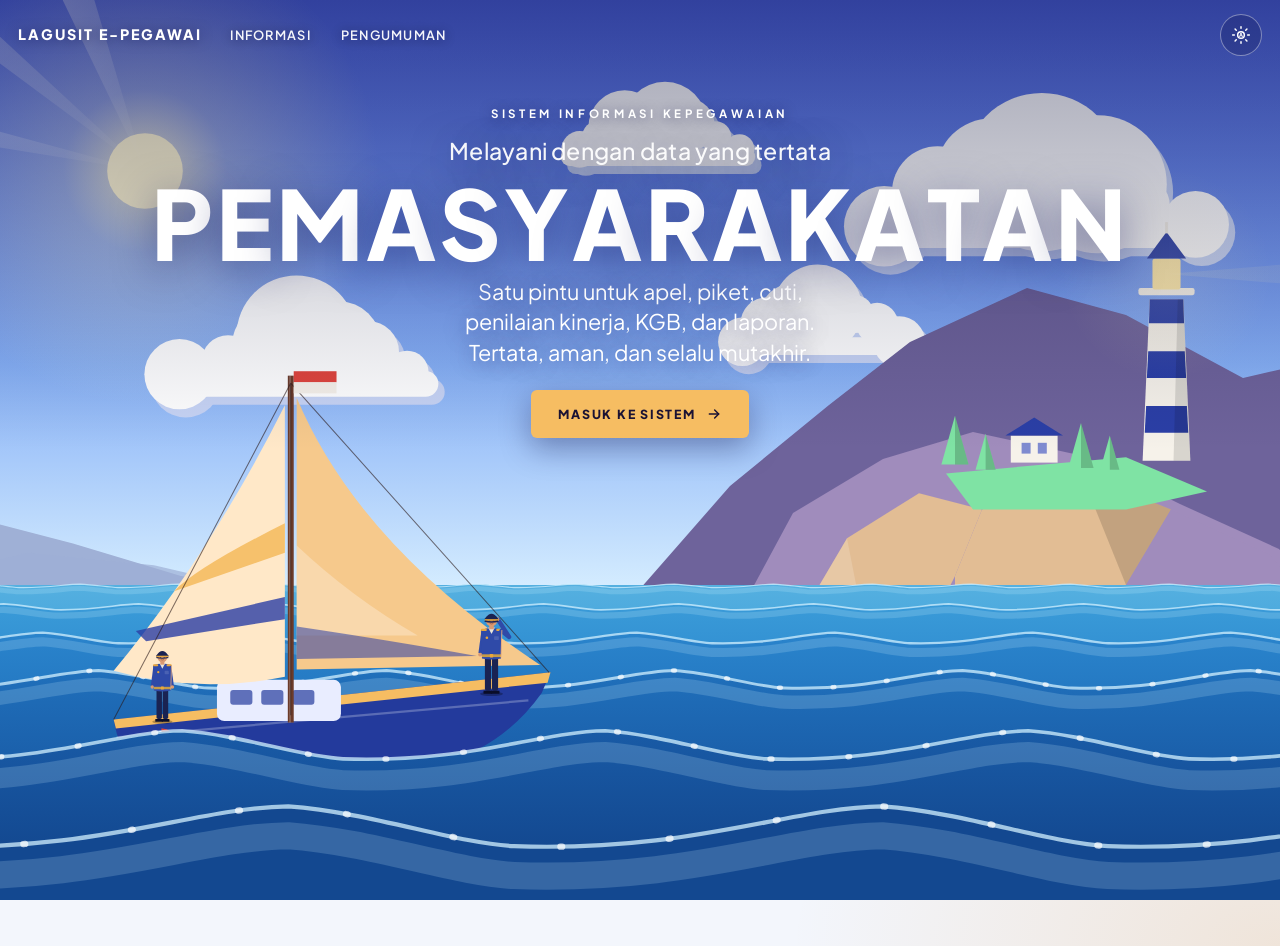
<file: index.html>
<!DOCTYPE html>
<html lang="id" data-theme="light" data-bs-theme="light">
<head>
<meta charset="UTF-8">
<meta name="viewport" content="width=device-width, initial-scale=1">
<title>LAGUSIT e-PEGAWAI</title>
<link href="https://cdn.jsdelivr.net/npm/bootstrap@5.3.3/dist/css/bootstrap.min.css" rel="stylesheet">
<link href="https://cdn.jsdelivr.net/npm/bootstrap-icons@1.11.3/font/bootstrap-icons.min.css" rel="stylesheet">
<link rel="preconnect" href="https://script.google.com"><link rel="preconnect" href="https://script.googleusercontent.com" crossorigin><link rel="preconnect" href="https://fonts.googleapis.com"><link rel="preconnect" href="https://fonts.gstatic.com" crossorigin>
<link href="https://fonts.googleapis.com/css2?family=Plus+Jakarta+Sans:wght@400;500;600;700;800&display=swap" rel="stylesheet">
<link rel="stylesheet" href="css/style.css">
<style id="tema"></style>
<link id="favicon" rel="icon" href="data:image/svg+xml,%3Csvg xmlns='http://www.w3.org/2000/svg' viewBox='0 0 24 24'%3E%3Cpath d='M12 2 4 5v6c0 5 3.4 9 8 11 4.6-2 8-6 8-11V5z' fill='%23D97706'/%3E%3C/svg%3E">
<script>
/* Penanda galat: bila ada skrip yang gagal dimuat, pesan tampil di layar agar mudah dilacak. */
(function () {
  var galat = [];
  function tampil() {
    var b = document.getElementById('diag');
    if (!b) { b = document.createElement('div'); b.id = 'diag'; b.setAttribute('role', 'alert'); b.style.cssText = 'position:fixed;left:0;right:0;bottom:0;z-index:5000;background:#7f1d1d;color:#fff;padding:10px 14px;font:13px/1.4 system-ui,sans-serif;max-height:40vh;overflow:auto'; (document.body || document.documentElement).appendChild(b); }
    b.innerHTML = '<b>Aplikasi belum termuat sempurna.</b> Kirim foto layar pesan ini ke pengembang.<br>' + galat.map(function (x) { return '&bull; ' + String(x).replace(/</g, '&lt;'); }).join('<br>');
  }
  window.addEventListener('error', function (e) { galat.push((e.message || 'Galat skrip') + (e.filename ? ' (' + String(e.filename).split('/').pop() + ':' + e.lineno + ')' : '')); tampil(); });
  window.addEventListener('load', function () {
    if (typeof GAS_URL === 'undefined' || /GANTI/.test(GAS_URL)) { galat.push('Alamat server belum diisi: buka js/config.js lalu isi GAS_URL dengan URL /exec dari Apps Script.'); tampil(); }
    var h = ['start', 'navigateTo', 'call', 'muatNotif', 'bangunNav', 'renderLogin'].filter(function (n) { return typeof window[n] !== 'function'; });
    var ada = window.MOD || [], hilang = ['Grafik', 'Loading', 'Inti', 'Apel', 'Master', 'Absen', 'Nilai', 'Kgb', 'Kehadiran', 'Piket', 'Layanan', 'Kop', 'Surat', 'Lapor', 'Qr', 'Tte', 'Berita', 'Dokumen', 'Skp', 'Editor'].filter(function (n) { return ada.indexOf(n) < 0; });
    if (hilang.length) { galat.push('Berkas belum termuat: ' + hilang.map(function (n) { return 'js/' + n.toLowerCase() + '.js'; }).join(', ') + '. Tempel ulang isi berkas tersebut secara utuh lalu simpan.'); tampil(); }
    if (h.length) { galat.push('Fungsi tidak ditemukan: ' + h.join(', ') + '. Periksa folder js/: semua berkas harus ada dan utuh.'); tampil(); }
  });
})();
</script>
</head>
<body class="guest">
<div id="prog" aria-hidden="true"><i></i></div>
<div id="boot" class="boot"><div class="spinner-border" role="status"></div><p>Memuat aplikasi...</p></div>
<aside id="sidebar" class="sidebar" aria-label="Menu utama">
  <div class="brand"><img id="brandLogo" alt="" hidden><span class="mark" id="brandMark">LG</span><div class="brand-t"><strong id="brandName">LAGUSIT e-PEGAWAI</strong><small id="brandSub">Sistem Elektronik Kepegawaian</small></div></div>
  <nav id="nav"></nav>
  <div class="side-foot"><b id="sideIns">Lapas Gunungsitoli</b><span id="sideMotto"></span></div>
  <button class="nav-item logout" onclick="doLogoutUI()"><i class="bi bi-box-arrow-left"></i><span>Keluar</span></button>
</aside>
<div id="scrim" class="scrim" onclick="toggleSidebar()"></div>
<div class="main">
  <header class="topbar">
    <span class="av" id="userAv"><i class="bi bi-person-fill"></i></span>
    <div class="tb-text"><small id="tbKecil">Selamat Datang,</small><h1 id="pageTitle">Dashboard</h1><small id="userRole" class="tb-role"></small></div>
    <span id="userName" hidden></span>
    <div class="m-brand"><span class="lg" id="mLogo">LG</span><span class="mt"><small id="mIns">Lapas Gunungsitoli</small><b id="mName">LAGUSIT e-PEGAWAI</b></span></div>
    <div class="search-wrap"><i class="bi bi-search" aria-hidden="true"></i><input id="gs" class="search" placeholder="Cari menu, fitur, atau pegawai..." aria-label="Cari menu atau pegawai" autocomplete="off" role="combobox" aria-expanded="false" aria-controls="gsr" oninput="cariUI(this.value)" onfocus="cariUI(this.value)" onkeydown="cariKey(event)"><div id="gsr" class="gsr" role="listbox" hidden></div></div>
    <div class="d-flex align-items-center gap-2 tb-act">
      <button class="icon-btn position-relative" onclick="bukaNotif()" aria-label="Pengingat"><i class="bi bi-bell"></i><span id="nb" class="nbadge" hidden></span></button>
      <button class="icon-btn" onclick="toggleTheme()" aria-label="Ganti mode gelap atau terang"><i class="bi bi-moon-stars"></i></button>
    </div>
  </header>
  <main id="app-container" class="content"></main>
</div>
<nav id="bnav" class="bnav" aria-label="Menu bawah"></nav>
<div class="modal fade" id="mdl" tabindex="-1" aria-hidden="true">
  <div class="modal-dialog modal-dialog-centered modal-lg modal-dialog-scrollable modal-fullscreen-sm-down"><div class="modal-content">
    <div class="modal-header"><h2 class="modal-title h5" id="mdlT"></h2><button class="btn-close" data-bs-dismiss="modal" aria-label="Tutup"></button></div>
    <div class="modal-body" id="mdlB"></div>
  </div></div>
</div>
<div id="toasts" class="toast-container position-fixed bottom-0 end-0 p-3"></div>
<script src="https://cdn.jsdelivr.net/npm/bootstrap@5.3.3/dist/js/bootstrap.bundle.min.js"></script>
<script src="js/config.js"></script>
<script src="js/app.js"></script>
<script src="js/grafik.js"></script>
<script src="js/loading.js"></script>
<script src="js/inti.js"></script>
<script src="js/apel.js"></script>
<script src="js/master.js"></script>
<script src="js/kop.js"></script>
<script src="js/surat.js"></script>
<script src="js/absen.js"></script>
<script src="js/nilai.js"></script>
<script src="js/kgb.js"></script>
<script src="js/kehadiran.js"></script>
<script src="js/piket.js"></script>
<script src="js/layanan.js"></script>
<script src="js/lapor.js"></script>
<script src="js/qr.js"></script>
<script src="js/tte.js"></script>
<script src="js/berita.js"></script>
<script src="js/editor.js"></script>
<script src="js/dokumen.js"></script>
<script src="js/skp.js"></script>
</body>
</html>
</file>
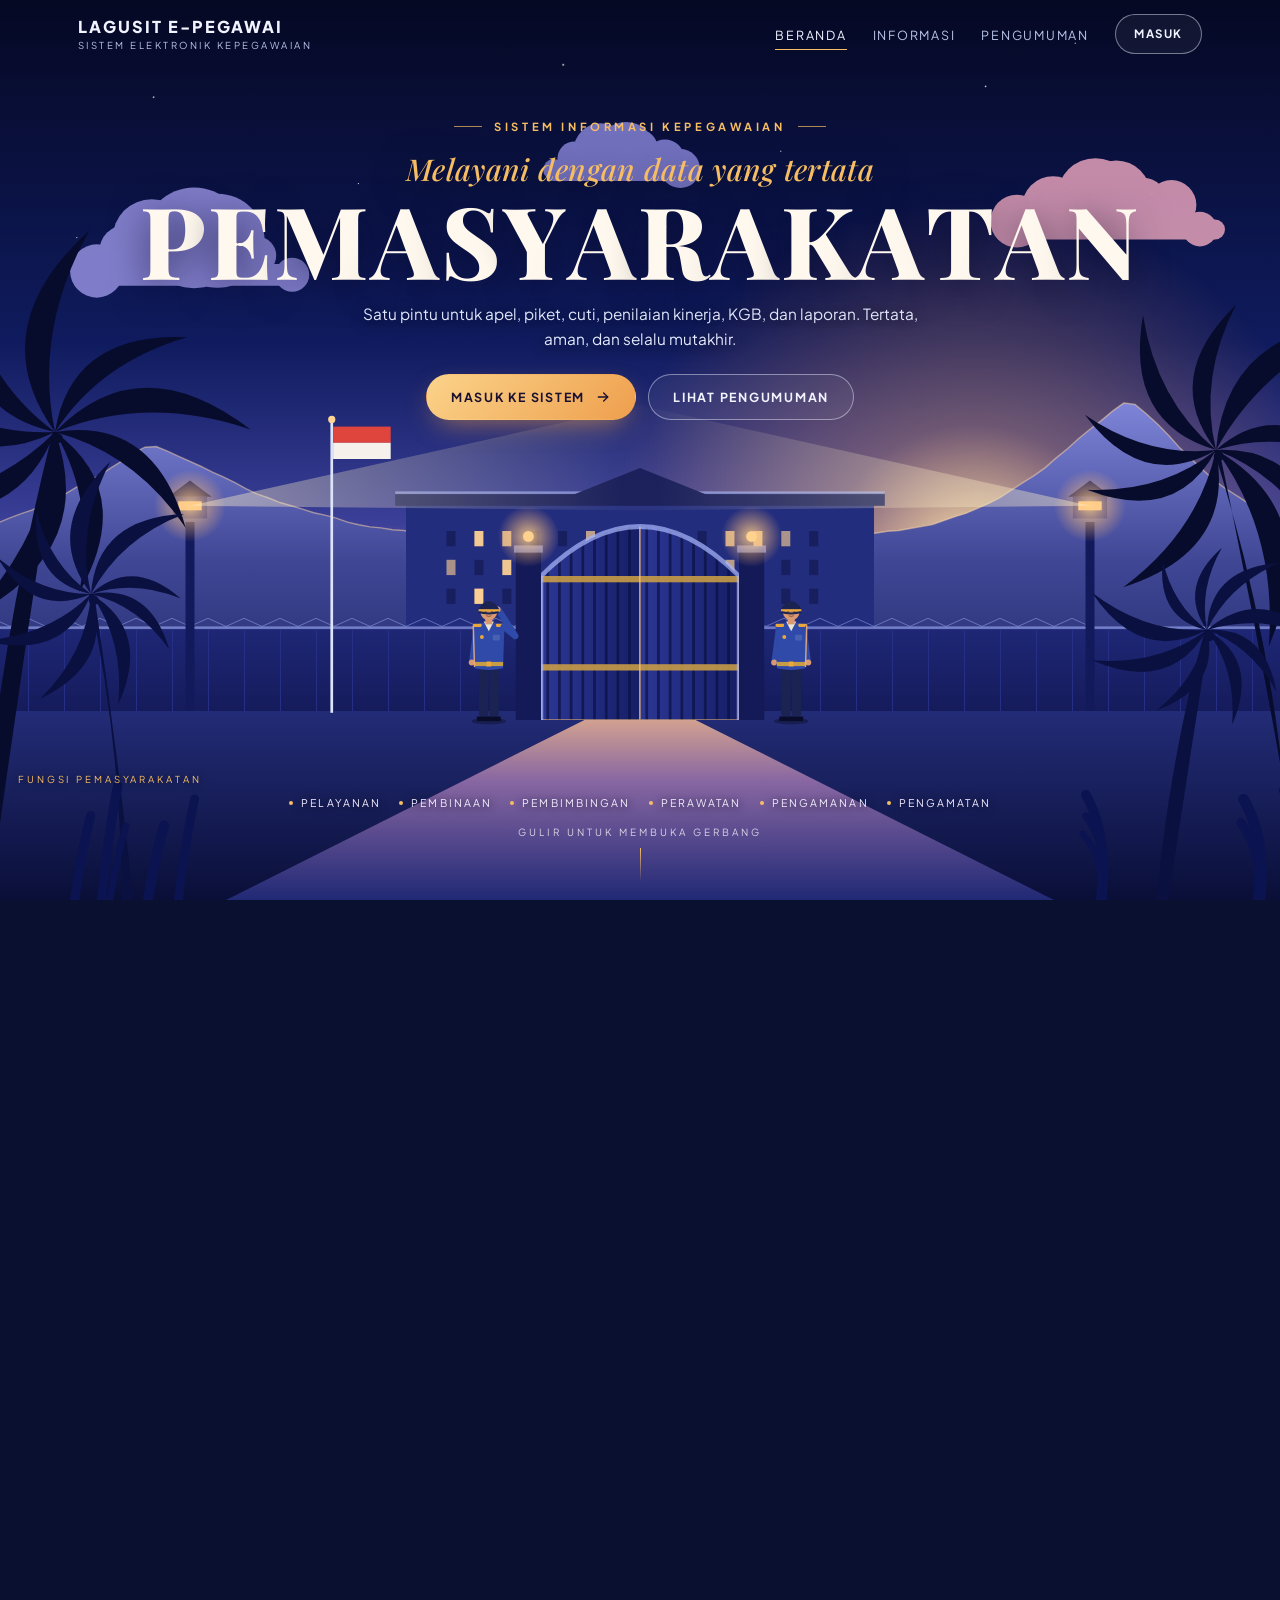
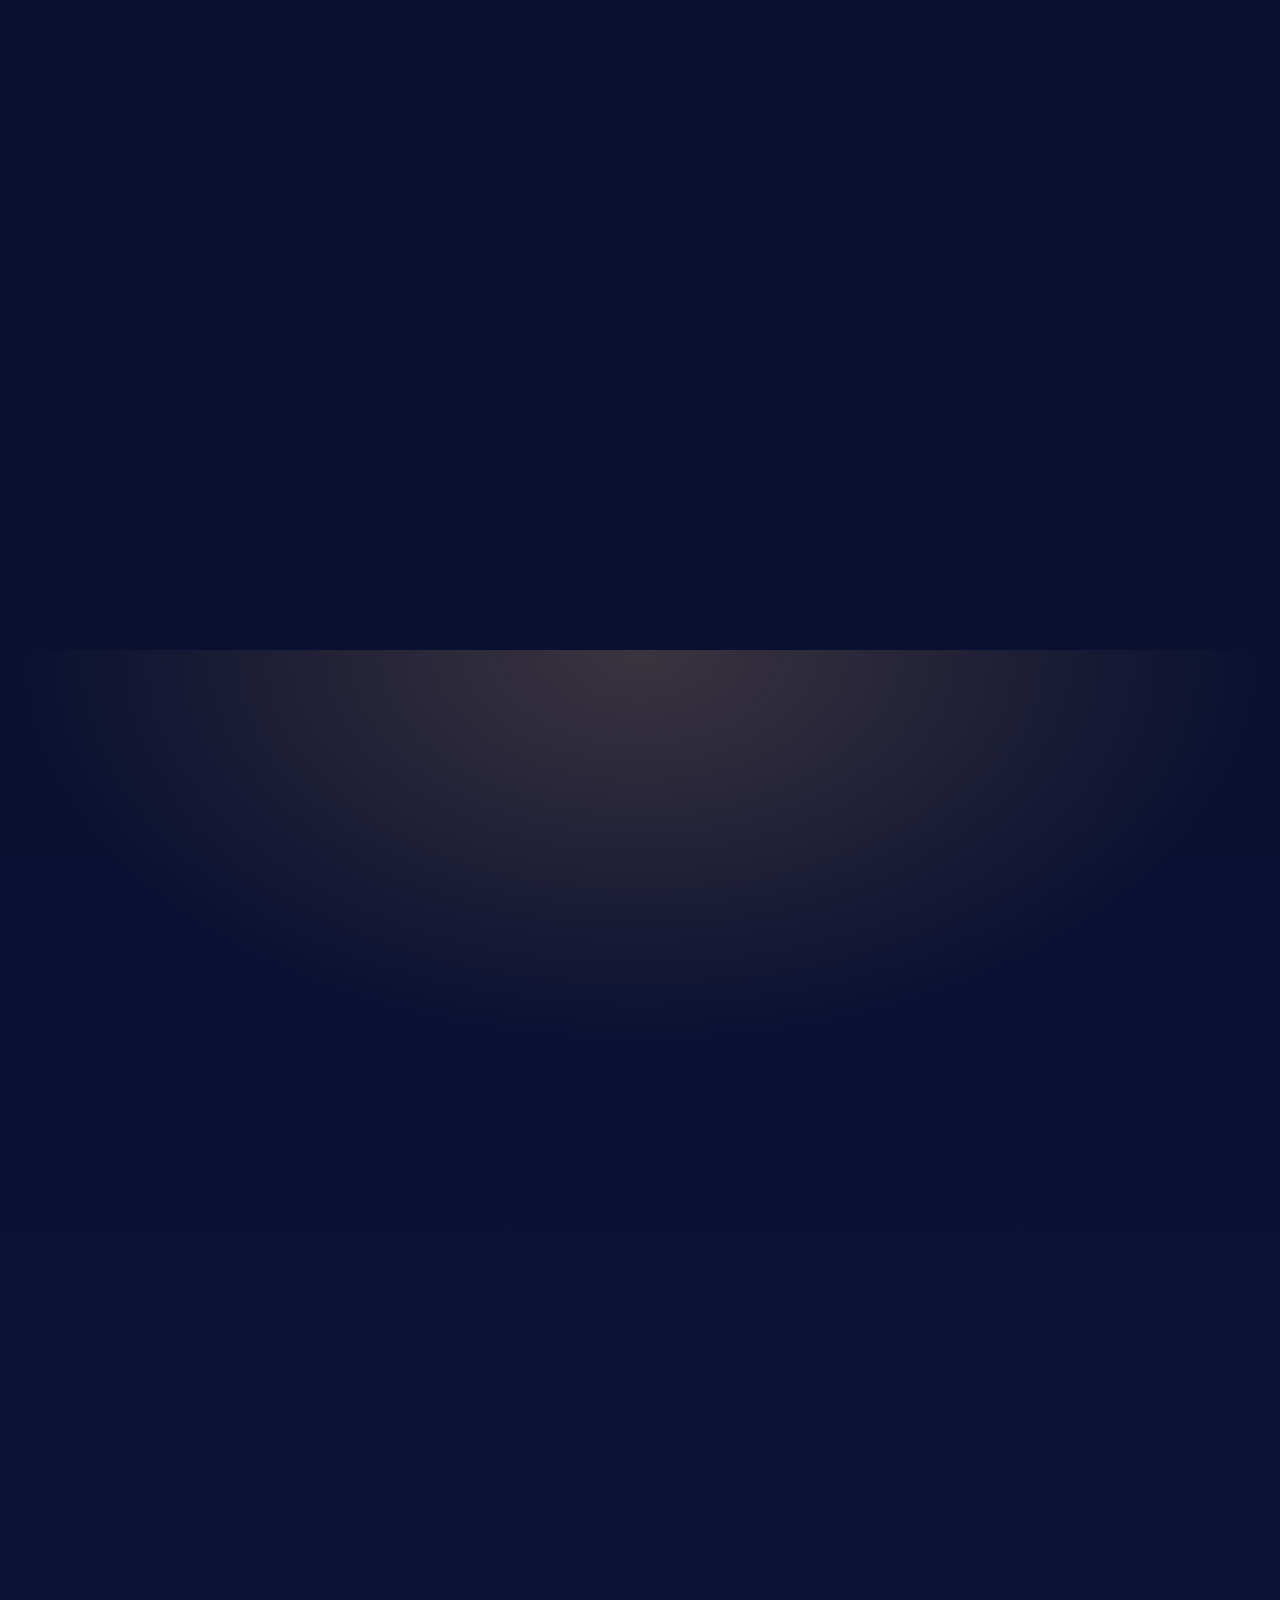
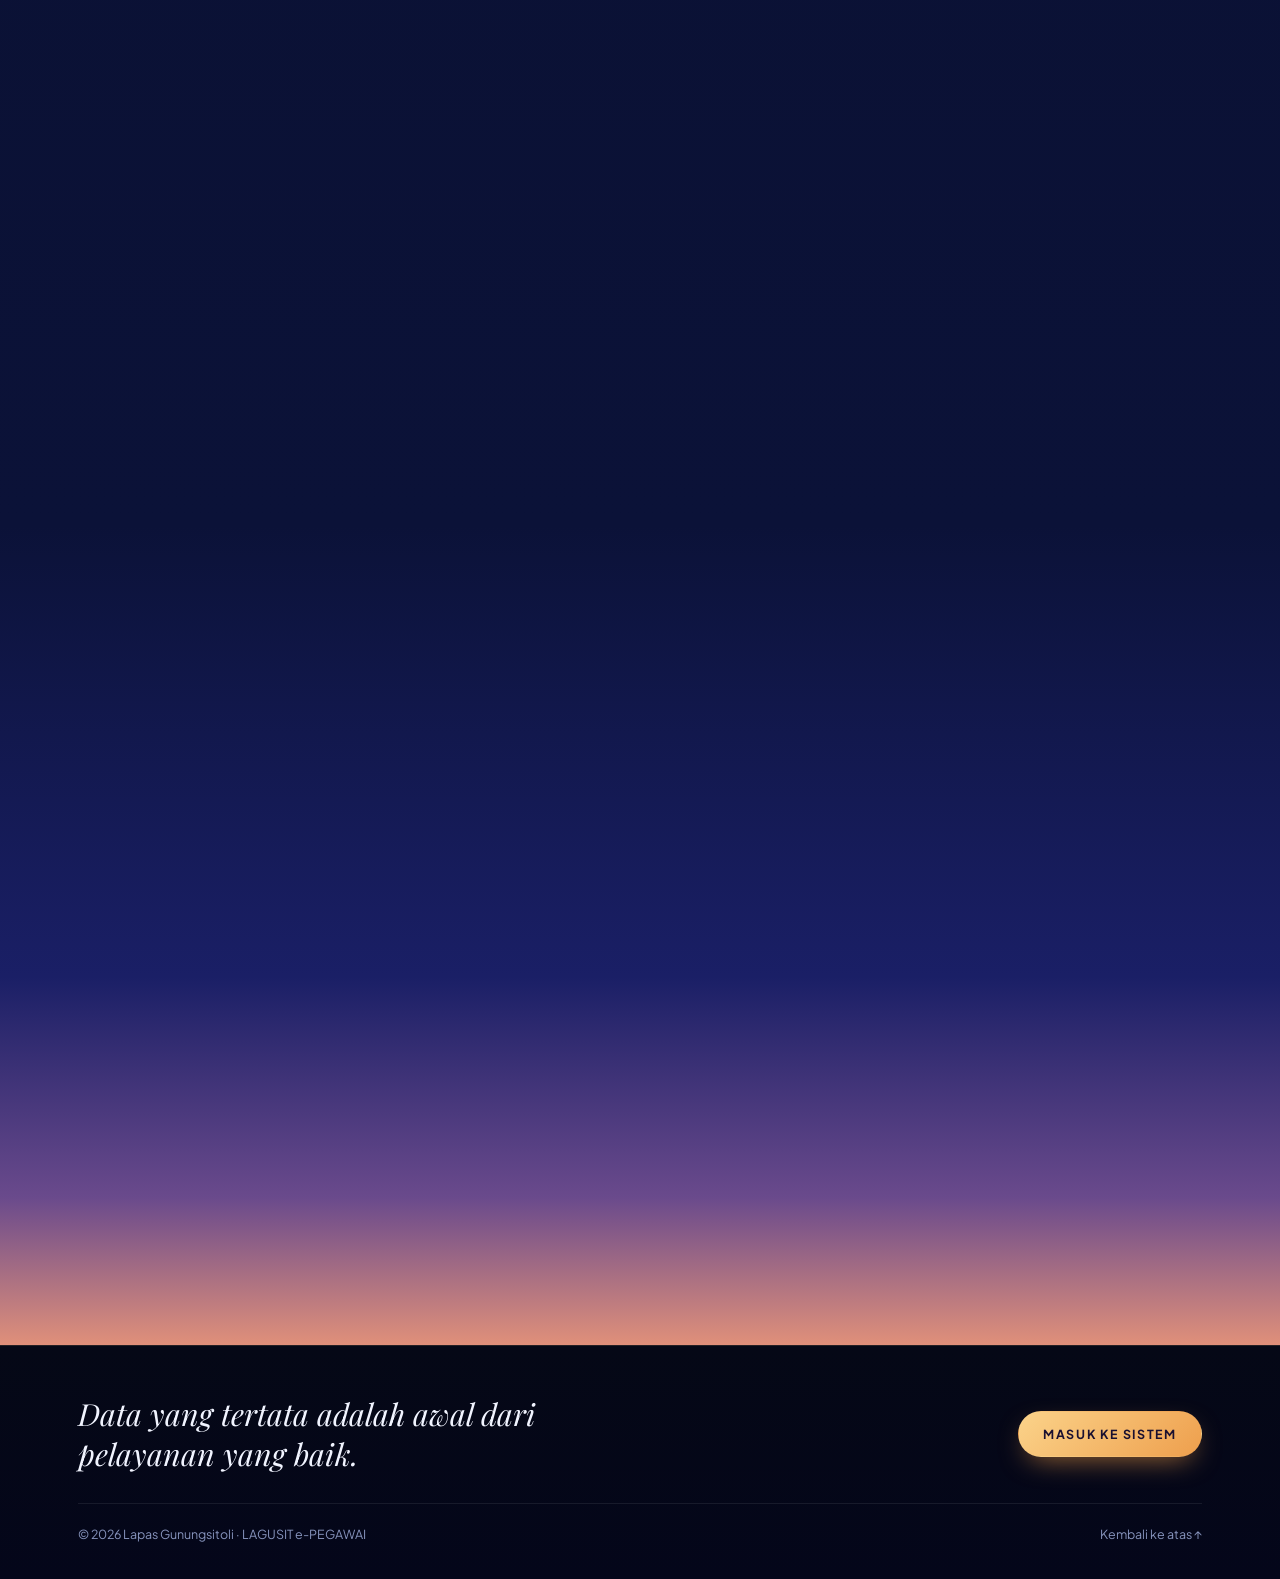
<file: beranda-gerbang.html>
<!doctype html>
<html lang="id">
<head>
<meta charset="utf-8">
<meta name="viewport" content="width=device-width,initial-scale=1,viewport-fit=cover">
<title>LAGUSIT e-PEGAWAI</title>
<meta name="description" content="Sistem informasi kepegawaian Pemasyarakatan: apel, piket, cuti, KGB, penilaian kinerja, dan pengumuman.">
<meta name="theme-color" content="#070b1f">
<link rel="preconnect" href="https://fonts.googleapis.com">
<link rel="preconnect" href="https://fonts.gstatic.com" crossorigin>
<link rel="stylesheet" href="https://fonts.googleapis.com/css2?family=Playfair+Display:ital,wght@0,500;0,700;0,800;1,500;1,600&family=Plus+Jakarta+Sans:wght@400;500;600;700;800&display=swap">
<link id="favicon" rel="icon" href="data:image/svg+xml,%3Csvg xmlns='http://www.w3.org/2000/svg' viewBox='0 0 24 24'%3E%3Cpath d='M12 2 4 5v6c0 5 3.4 9 8 11 4.6-2 8-6 8-11V5z' fill='%23D97706'/%3E%3C/svg%3E">
<style>
:root{color-scheme:dark;--night:#070b1f;--navy:#0a1030;--navy2:#101a4a;--gold:#f6bd62;--ember:#ef8a5c;--mist:#f1f4ff;--muted:#b8c3e6;--faint:#8794bd;--line:rgba(246,189,98,.28);--card:#0e1642;--f-display:"Playfair Display",Georgia,serif;--f-body:"Plus Jakarta Sans","Segoe UI",system-ui,sans-serif;--gut:max(18px,env(safe-area-inset-left,0px))}
*{box-sizing:border-box}html{scroll-behavior:smooth}
body{margin:0;background:var(--navy);color:var(--mist);font-family:var(--f-body);font-size:16px;line-height:1.65;-webkit-font-smoothing:antialiased;overflow-x:hidden}
a{color:inherit}:focus-visible{outline:2px solid var(--gold);outline-offset:3px;border-radius:6px}
.wrap{width:100%;max-width:1160px;margin:0 auto;padding-inline:var(--gut)}
.sr{position:absolute;left:-9999px}.sr:focus{left:12px;top:12px;z-index:99;background:#fff;color:#000;padding:8px 12px;border-radius:8px}

/* tombol & bilah atas */
.btn{display:inline-flex;align-items:center;justify-content:center;gap:10px;font:700 .78rem/1 var(--f-body);letter-spacing:.14em;text-transform:uppercase;border-radius:999px;padding:14px 24px;min-height:46px;cursor:pointer;text-decoration:none;border:1px solid transparent;transition:transform .25s,background .25s,color .25s,box-shadow .25s;white-space:nowrap}
.btn svg{width:16px;height:16px;flex:none}
.btn-gold{background:linear-gradient(135deg,#fbd38a,#ee9f4d);color:#1a1030;box-shadow:0 10px 28px -10px rgba(246,160,70,.7)}.btn-gold:hover{transform:translateY(-2px)}
.btn-line{background:rgba(255,255,255,.05);color:var(--mist);border-color:rgba(241,244,255,.45)}.btn-line:hover{background:var(--gold);color:#1a1030;border-color:var(--gold)}
.btn-sm{padding:10px 18px;font-size:.72rem;min-height:40px}
.nav{position:fixed;inset:0 0 auto 0;z-index:50;transition:background .3s,border-color .3s;border-bottom:1px solid transparent}
.nav.solid{background:rgba(7,11,31,.92);border-bottom-color:rgba(246,189,98,.14)}
.nav .wrap{display:flex;align-items:center;gap:26px;padding-block:14px}
.brand{display:flex;align-items:center;gap:12px;text-decoration:none;margin-right:auto;min-width:0}.brand img{width:38px;height:38px;object-fit:contain;border-radius:10px}
.bt{display:flex;flex-direction:column;line-height:1.05;min-width:0}.bt b{font-weight:800;font-size:1.02rem;letter-spacing:.12em;text-transform:uppercase;white-space:nowrap}.bt small{font-size:.6rem;letter-spacing:.26em;text-transform:uppercase;color:var(--muted);margin-top:5px;white-space:nowrap;overflow:hidden;text-overflow:ellipsis}
.links{display:flex;gap:26px;list-style:none;margin:0;padding:0}.links a{font-size:.78rem;letter-spacing:.14em;text-transform:uppercase;text-decoration:none;color:var(--muted);padding-block:6px;border-bottom:1px solid transparent;transition:color .25s,border-color .25s}.links a:hover,.links a.on{color:var(--mist);border-bottom-color:var(--gold)}

/* ===== PERJALANAN: gerbang terbuka saat digulir ===== */
.journey{position:relative;height:250vh}
.stage{position:sticky;top:0;height:100vh;height:100svh;overflow:hidden;background:linear-gradient(180deg,#050823 0%,#0f1b5e 38%,#3b3f98 58%,#c26a8c 74%,#f4a574 86%,#ffd49a 100%)}
.stars{position:absolute;inset:0 0 40% 0;background-image:radial-gradient(1.4px 1.4px at 12% 18%,#fff8e8,transparent),radial-gradient(1px 1px at 28% 34%,#fff,transparent),radial-gradient(1.6px 1.6px at 44% 12%,#fff8e8,transparent),radial-gradient(1px 1px at 61% 28%,#fff,transparent),radial-gradient(1.4px 1.4px at 77% 16%,#fff8e8,transparent),radial-gradient(1px 1px at 90% 36%,#fff,transparent),radial-gradient(1px 1px at 6% 44%,#fff,transparent),radial-gradient(1.2px 1.2px at 52% 42%,#fff,transparent),radial-gradient(1px 1px at 84% 8%,#fff,transparent);opacity:.85;animation:tw 5s ease-in-out infinite alternate}
@keyframes tw{from{opacity:.55}to{opacity:.95}}
#world{position:absolute;inset:0;width:100%;height:100%;display:block;will-change:transform}
.flash{position:absolute;inset:0;opacity:0;pointer-events:none;background:radial-gradient(circle at 50% 66%,#fff6dc 0%,#ffd08a 22%,#f0a060 48%,#7a4a7a 100%)}
.veil{position:absolute;inset:0;opacity:0;pointer-events:none;background:var(--navy)}
.hero-txt{position:absolute;left:0;right:0;top:max(12vh,86px);text-align:center;padding-inline:var(--gut);will-change:transform,opacity}
.eyebrow{display:inline-flex;align-items:center;gap:12px;font-size:.7rem;letter-spacing:.32em;text-transform:uppercase;color:var(--gold);font-weight:700}
.eyebrow::before,.eyebrow::after{content:"";width:28px;height:1px;background:currentColor;opacity:.7}
.hero-title{font-family:var(--f-display);font-weight:800;line-height:.95;letter-spacing:.02em;margin:16px 0 14px;color:#fff8ee;text-shadow:0 6px 36px rgba(8,6,36,.6);white-space:nowrap;text-transform:uppercase}
.hero-title span{display:inline-block;animation:letter 1.1s cubic-bezier(.2,.8,.2,1) both}
@keyframes letter{from{opacity:0;transform:translateY(.3em)}to{opacity:1;transform:none}}
.hero-title em{display:block;font-style:italic;font-weight:500;text-transform:none;font-size:max(.3em,14px);letter-spacing:.01em;color:var(--gold);margin-bottom:.2em;white-space:normal;line-height:1.15}
.hero-lead{max-width:560px;margin:0 auto 22px;color:#e4eaff;font-size:clamp(.95rem,1.2vw,1.08rem);text-shadow:0 2px 14px rgba(5,8,35,.9)}
.cta{display:flex;flex-wrap:wrap;gap:12px;justify-content:center}
.foot-hero{position:absolute;left:0;right:0;bottom:max(18px,env(safe-area-inset-bottom,0px));text-align:center;padding-inline:var(--gut)}
.pillars{display:flex;flex-wrap:wrap;gap:6px 18px;justify-content:center;font-size:.66rem;letter-spacing:.2em;text-transform:uppercase;color:#f2ecff;text-shadow:0 1px 8px rgba(5,8,35,.9)}
.pillars span{display:flex;align-items:center;gap:8px}.pillars span+span::before{content:"";width:4px;height:4px;border-radius:50%;background:var(--gold)}
.pillars-label{width:100%;color:var(--gold);font-size:.6rem;letter-spacing:.3em}
.cue{margin-top:12px;font-size:.62rem;letter-spacing:.3em;text-transform:uppercase;color:rgba(255,255,255,.75)}
.cue i{display:block;width:1px;height:34px;margin:8px auto 0;background:linear-gradient(var(--gold),transparent);animation:cue 1.8s ease-in-out infinite}
@keyframes cue{0%{transform:scaleY(0);transform-origin:top}50%{transform:scaleY(1);transform-origin:top}51%{transform-origin:bottom}100%{transform:scaleY(0);transform-origin:bottom}}

/* animasi bagian gambar */
.flick{animation:flick 3.2s steps(1) infinite}.flick.b{animation-duration:5.4s}
@keyframes flick{0%,100%{opacity:.95}47%{opacity:.25}52%{opacity:.95}78%{opacity:.4}}
.flag{transform-box:fill-box;transform-origin:left center;animation:flag 2.4s ease-in-out infinite}
@keyframes flag{0%,100%{transform:skewY(-4deg) scaleX(1)}50%{transform:skewY(5deg) scaleX(.9)}}
.pulse{transform-box:fill-box;transform-origin:center;animation:pulse 4s ease-in-out infinite}
@keyframes pulse{0%,100%{opacity:.55;transform:scale(1)}50%{opacity:.95;transform:scale(1.08)}}
.drift{animation:drift 26s ease-in-out infinite alternate}.drift.b{animation-duration:34s;animation-direction:alternate-reverse}
@keyframes drift{from{transform:translateX(-50px)}to{transform:translateX(60px)}}
.legL,.legR,.armL,.armR,.salute,.bob,.palm,.sweep,.sweepR{transform-box:fill-box}
.legL,.legR,.armL,.armR{transform-origin:50% 0}
.legL{animation:swing .9s ease-in-out infinite alternate}.legR{animation:swing .9s ease-in-out infinite alternate-reverse}
.armL{animation:swing2 .9s ease-in-out infinite alternate-reverse}.armR{animation:swing2 .9s ease-in-out infinite alternate}
@keyframes swing{from{transform:rotate(-22deg)}to{transform:rotate(22deg)}}@keyframes swing2{from{transform:rotate(-14deg)}to{transform:rotate(14deg)}}
.salute{transform-origin:20% 90%;animation:salute 3.8s ease-in-out infinite}@keyframes salute{0%,100%{transform:rotate(0)}50%{transform:rotate(-4deg)}}
.bob{transform-origin:50% 100%;animation:bob 3s ease-in-out infinite}@keyframes bob{0%,100%{transform:translateY(0)}50%{transform:translateY(-1.6px)}}
.palm{transform-origin:50% 92%;animation:palmsway 6s ease-in-out infinite alternate}@keyframes palmsway{from{transform:rotate(-2.6deg)}to{transform:rotate(2.6deg)}}
.sweep{transform-origin:0% 50%;animation:sweep 9s ease-in-out infinite alternate}.sweepR{transform-origin:100% 50%;animation:sweepR 10s ease-in-out infinite alternate}
@keyframes sweep{from{transform:rotate(-26deg)}to{transform:rotate(12deg)}}@keyframes sweepR{from{transform:rotate(26deg)}to{transform:rotate(-12deg)}}
.walkx{animation:walkx var(--dur,30s) linear infinite}
@keyframes walkx{0%{transform:translateX(0);opacity:0}5%{opacity:1}95%{opacity:1}100%{transform:translateX(var(--dx));opacity:0}}
.paused *{animation-play-state:paused!important}
/* ponsel/perangkat ringan: tanpa animasi berkelanjutan di gambar */
.lite .stars,.lite .flick,.lite .flag,.lite .pulse,.lite .drift,.lite .legL,.lite .legR,.lite .armL,.lite .armR,.lite .salute,.lite .bob,.lite .palm,.lite .sweep,.lite .sweepR,.lite .walkx,.lite .cue i{animation:none}
.lite .walkx{opacity:0}.lite .sweep{transform:rotate(-6deg)}.lite .sweepR{transform:rotate(6deg)}

/* ===== BAGIAN ISI ===== */
section.blok{position:relative;padding:clamp(64px,10vw,120px) 0;content-visibility:auto;contain-intrinsic-size:auto 700px}
.kicker{font-size:.7rem;letter-spacing:.3em;text-transform:uppercase;color:var(--gold);font-weight:700;display:flex;align-items:center;gap:12px}
.kicker::before{content:"";width:34px;height:1px;background:currentColor;opacity:.7}
.big{font-family:var(--f-display);font-weight:500;font-size:clamp(2.6rem,7vw,5.6rem);line-height:.98;margin:.2em 0 .3em;color:#fff8ee;text-wrap:balance}.big i{color:var(--gold)}
.lead{font-size:1.05rem;color:#d5ddf7;max-width:60ch;margin:0}
.more{display:inline-flex;align-items:center;gap:12px;margin-top:20px;font-size:.76rem;letter-spacing:.2em;text-transform:uppercase;text-decoration:none;background:none;border:0;padding:6px 0;cursor:pointer;color:var(--mist);font-family:inherit}
.more::before{content:"";width:26px;height:1px;background:var(--gold);transition:width .35s}.more:hover::before{width:48px}

#informasi{background:radial-gradient(70% 38% at 50% 0,rgba(255,196,120,.2),transparent 70%),linear-gradient(var(--navy),#0b1238)}
.lorong{display:block;width:min(560px,86%);height:auto;margin:0 auto 26px;opacity:.9}
.info-head{max-width:680px;margin-bottom:40px}
.grid2{display:grid;grid-template-columns:repeat(2,minmax(0,1fr));gap:16px}
.feat{position:relative;background:linear-gradient(160deg,#111b52,#0c1340);border:1px solid rgba(241,244,255,.1);border-radius:18px;padding:26px 24px 24px;display:grid;gap:8px;overflow:hidden;transition:transform .3s,border-color .3s}
.feat:hover{transform:translateY(-3px);border-color:var(--line)}
.feat::before{content:"";position:absolute;left:0;top:0;bottom:0;width:3px;background:linear-gradient(var(--gold),transparent)}
.no{font:700 .68rem/1 var(--f-body);letter-spacing:.26em;color:var(--gold);text-transform:uppercase}
.feat h3{margin:0;font-size:1.08rem}.feat p{margin:0;color:var(--muted);font-size:.95rem}
.ico{width:44px;height:44px;border-radius:13px;display:grid;place-items:center;background:rgba(246,189,98,.12);border:1px solid var(--line);color:var(--gold);margin-bottom:6px}.ico svg{width:22px;height:22px}
.roles{margin-top:56px;border:1px solid rgba(241,244,255,.1);border-radius:22px;padding:clamp(22px,4vw,36px);background:linear-gradient(120deg,#12205f,#0c1442)}
.roles-top{display:flex;flex-wrap:wrap;justify-content:space-between;align-items:flex-end;gap:10px 24px;margin-bottom:20px}
.roles-top h3{margin:0;font-family:var(--f-display);font-weight:600;font-size:1.7rem}.roles-top p{margin:0;color:var(--muted);font-size:.92rem;max-width:44ch}
.role-row{display:grid;grid-template-columns:repeat(3,minmax(0,1fr));gap:14px}
.role{padding:18px;border-radius:14px;background:rgba(255,255,255,.05);border:1px solid rgba(241,244,255,.08)}
.role b{display:block;font-size:.82rem;letter-spacing:.14em;text-transform:uppercase;color:var(--gold);margin-bottom:6px}.role span{color:#d5ddf7;font-size:.93rem}

#pengumuman{background:linear-gradient(#0b1238 0%,#1a1f66 55%,#6a4a8c 82%,#e0907a 100%);padding-bottom:0;overflow:hidden}
.ann-top{margin-bottom:26px}.note{font-size:.88rem;color:var(--muted);margin:0;max-width:60ch}
.ann-grid{display:grid;grid-template-columns:repeat(2,minmax(0,1fr));gap:16px}
.card{display:flex;flex-direction:column;gap:12px;background:rgba(8,13,40,.9);border:1px solid rgba(241,244,255,.12);border-radius:18px;padding:24px;min-width:0;transition:transform .3s,border-color .3s}
.card:hover{transform:translateY(-3px);border-color:var(--line)}
.card.featured{grid-column:1/-1;padding:30px;border-color:var(--line);background:linear-gradient(120deg,rgba(246,189,98,.16),rgba(8,13,40,.92) 60%)}
.card.featured h3{font-size:clamp(1.5rem,2.6vw,2.1rem)}
.meta{display:flex;flex-wrap:wrap;align-items:center;gap:8px 14px;font-size:.76rem;letter-spacing:.06em;color:var(--faint)}
.tag{font-weight:700;letter-spacing:.16em;text-transform:uppercase;font-size:.62rem;padding:6px 10px;border-radius:999px;border:1px solid currentColor}.tag.baru{color:#ffb38f}.tag.biasa{color:var(--gold)}
.meta .ic{display:inline-flex;align-items:center;gap:6px}.meta svg{width:14px;height:14px;flex:none}
.card h3{margin:0;font-family:var(--f-display);font-weight:600;font-size:1.4rem;line-height:1.2;color:#fff8ee;text-wrap:balance}
.card p{margin:0;color:#d1daf2;font-size:.95rem}.detail{color:var(--muted);font-size:.92rem;border-top:1px dashed rgba(241,244,255,.16);padding-top:12px;white-space:pre-line}
.card .more{margin-top:auto;font-size:.7rem}
.ann-state{grid-column:1/-1;text-align:center;color:var(--muted);padding:34px 12px;display:grid;gap:12px;justify-items:center;background:rgba(8,13,40,.9);border-radius:18px}
.ann-state svg{width:42px;height:42px;color:var(--gold)}.ann-state b{font-family:var(--f-display);font-weight:600;font-size:1.3rem;color:#fff8ee}
.sk{height:140px;border-radius:18px;background:rgba(255,255,255,.06);animation:sk 1.4s ease-in-out infinite alternate}@keyframes sk{to{opacity:.4}}
.moreAll{justify-self:center;grid-column:1/-1}
.lapangan{display:block;width:100%;height:auto;margin-top:46px;margin-bottom:-2px}

footer{background:linear-gradient(#050816,#04061a);border-top:1px solid rgba(246,189,98,.14)}
footer .wrap{padding-block:48px 34px;display:grid;gap:30px}.foot-top{display:flex;flex-wrap:wrap;justify-content:space-between;align-items:center;gap:22px}
.foot-quote{font-family:var(--f-display);font-style:italic;font-size:clamp(1.3rem,2.6vw,1.9rem);max-width:28ch;line-height:1.3;margin:0}
.foot-bot{display:flex;flex-wrap:wrap;justify-content:space-between;gap:10px;font-size:.78rem;color:var(--faint);border-top:1px solid rgba(241,244,255,.08);padding-top:20px}.foot-bot a{text-decoration:none}

.rv{opacity:0;transform:translateY(18px);transition:opacity .6s,transform .6s;transition-delay:var(--d,0s)}.rv.in{opacity:1;transform:none}

@media (max-width:860px){.links{display:none}.grid2,.ann-grid,.role-row{grid-template-columns:minmax(0,1fr)}.journey{height:210vh}}
@media (max-width:520px){.bt small{display:none}.nav .wrap{gap:12px}.hero-txt{top:max(10vh,78px)}.cue{display:none}.pillars-label{display:none}.pillars{font-size:.6rem;gap:4px 12px}.card.featured{padding:24px}.btn{padding:13px 20px}}
@media (prefers-reduced-motion:reduce){*,*::before,*::after{animation:none!important;transition:none!important}html{scroll-behavior:auto}.rv{opacity:1;transform:none}.journey{height:auto}.stage{position:relative}}

</style>
</head>
<body>
<a class="sr" href="#informasi">Lewati ke konten</a>
<header class="nav" id="nav">
  <div class="wrap">
    <a class="brand" href="#beranda" aria-label="Ke beranda"><img id="bLogo" alt="" hidden><span class="bt"><b id="bNama">LAGUSIT e-PEGAWAI</b><small id="bSub">Sistem Elektronik Kepegawaian</small></span></a>
    <ul class="links">
      <li><a href="#beranda" data-nav="beranda">Beranda</a></li>
      <li><a href="#informasi" data-nav="informasi" id="nInfo">Informasi</a></li>
      <li><a href="#pengumuman" data-nav="pengumuman" id="nPeng">Pengumuman</a></li>
    </ul>
    <a class="btn btn-line btn-sm" href="index.html">Masuk</a>
  </div>
</header>
<main>
  <section class="journey" id="beranda">
    <div class="stage" id="stage">
      <div class="stars" aria-hidden="true"></div>
      <svg id="world" aria-hidden="true" focusable="false"></svg>
      <div class="flash" id="flash"></div><div class="veil" id="veil"></div>
      <div class="hero-txt" id="heroTxt">
        <div class="eyebrow"><span id="hKicker"></span></div>
        <h1 class="hero-title" id="heroTitle"></h1>
        <p class="hero-lead" id="hLead"></p>
        <div class="cta">
          <a class="btn btn-gold" href="index.html"><span id="hTombol">Masuk ke Sistem</span><svg viewBox="0 0 24 24" fill="none" stroke="currentColor" stroke-width="2" stroke-linecap="round" stroke-linejoin="round"><path d="M5 12h14"/><path d="M13 6l6 6-6 6"/></svg></a>
          <a class="btn btn-line" href="#pengumuman" id="hLihat">Lihat Pengumuman</a>
        </div>
      </div>
      <div class="foot-hero" id="footHero"><div class="pillars" id="hPilar"></div><div class="cue">Gulir untuk membuka gerbang<i></i></div></div>
    </div>
  </section>

  <section class="blok" id="informasi">
    <div class="wrap">
      <svg class="lorong rv" viewBox="0 0 560 120" aria-hidden="true" focusable="false"><defs><linearGradient id="lg1" x1="0" y1="0" x2="0" y2="1"><stop offset="0" stop-color="#ffd8a0" stop-opacity=".9"/><stop offset="1" stop-color="#ffd8a0" stop-opacity="0"/></linearGradient></defs><path d="M20 0 L250 52 V68 L20 120" fill="none" stroke="#f6bd62" stroke-opacity=".45"/><path d="M540 0 L310 52 V68 L540 120" fill="none" stroke="#f6bd62" stroke-opacity=".45"/><path d="M60 0 L262 54 M500 0 L298 54 M100 0 L270 56 M460 0 L290 56" stroke="#f6bd62" stroke-opacity=".25" fill="none"/><rect x="250" y="52" width="60" height="16" fill="url(#lg1)"/><g fill="#ffd8a0"><circle cx="120" cy="22" r="3"/><circle cx="440" cy="22" r="3"/><circle cx="190" cy="40" r="2.4"/><circle cx="370" cy="40" r="2.4"/><circle cx="228" cy="50" r="1.8"/><circle cx="332" cy="50" r="1.8"/></g></svg>
      <div class="info-head rv">
        <div class="kicker"><span id="iKicker"></span></div>
        <h2 class="big" id="iJudul"></h2>
        <p class="lead" id="iLead"></p>
        <a class="more" href="index.html">Masuk untuk membuka data Anda</a>
      </div>
      <div class="grid2" id="iFitur"></div>
      <div class="roles rv">
        <div class="roles-top"><h3 id="pJudul"></h3><p id="pLead"></p></div>
        <div class="role-row" id="pPeran"></div>
      </div>
    </div>
  </section>

  <section class="blok" id="pengumuman">
    <div class="wrap">
      <div class="ann-top rv"><div class="kicker"><span id="gKicker"></span></div><h2 class="big" id="gJudul"></h2><p class="note" id="gLead"></p></div>
      <div class="ann-grid" id="annGrid" aria-live="polite"></div>
    </div>
    <svg class="lapangan" id="lapangan" aria-hidden="true" focusable="false"></svg>
  </section>
</main>
<footer>
  <div class="wrap">
    <div class="foot-top"><p class="foot-quote" id="fKutip"></p><a class="btn btn-gold" href="index.html"><span id="fTombol">Masuk ke Sistem</span></a></div>
    <div class="foot-bot"><span id="fHak"></span><a href="#beranda">Kembali ke atas ↑</a></div>
  </div>
</footer>
<script src="js/config.js"></script>
<script>
(function(){
"use strict";
const reduce=matchMedia('(prefers-reduced-motion: reduce)').matches;
function rng(seed){return function(){seed|=0;seed=seed+0x6D2B79F5|0;let t=Math.imul(seed^seed>>>15,1|seed);t=t+Math.imul(t^t>>>7,61|t)^t;return((t^t>>>14)>>>0)/4294967296}}
const W=1600,H=1300;
function ridge(o){
  const r=rng(o.seed),n=128,pts=new Float32Array(n+1);let size=n,a=o.amp;
  while(size>1){const hs=size/2;for(let i=hs;i<n;i+=size)pts[i]=(pts[i-hs]+pts[i+hs])/2+(r()*2-1)*a;a*=(o.rough||.55);size=hs}
  const ys=[];
  for(let i=0;i<=n;i++){const u=i/n;let y=o.base-pts[i];(o.peaks||[]).forEach(p=>{y-=p.h*Math.exp(-Math.pow(Math.abs(u-p.x)/p.w,p.s||1.25))});ys.push(y)}
  let line='';ys.forEach((y,i)=>{line+=(i?'L':'M')+(i/n*W).toFixed(1)+' '+y.toFixed(1)+' '});
  return{fill:line+`L${W} ${H} L0 ${H}Z`,line,yAt:x=>{const f=x/W*n,i=Math.max(0,Math.min(n-1,Math.floor(f))),t=f-i;return ys[i]*(1-t)+ys[i+1]*t}};
}
const $=s=>document.querySelector(s);
function put(id,html){const el=document.getElementById(id);el.setAttribute('preserveAspectRatio','xMinYMin meet');el.setAttribute('viewBox','0 0 1600 1300');el.innerHTML=html}
const lg=(id,stops,x1=0,y1=0,x2=0,y2=1,user)=>`<linearGradient id="${id}" x1="${x1}" y1="${y1}" x2="${x2}" y2="${y2}"${user?' gradientUnits="userSpaceOnUse"':''}>${stops.map(s=>`<stop offset="${s[0]}" stop-color="${s[1]}"${s[2]!=null?` stop-opacity="${s[2]}"`:''}/>`).join('')}</linearGradient>`;
const rg=(id,stops,cx=.5,cy=.5,r=.5)=>`<radialGradient id="${id}" cx="${cx}" cy="${cy}" r="${r}">${stops.map(s=>`<stop offset="${s[0]}" stop-color="${s[1]}" stop-opacity="${s[2]!=null?s[2]:1}"/>`).join('')}</radialGradient>`;
function cloud(x,y,s,fill,cls){
  const r=rng(Math.round(x*7+y));let c='';
  for(let i=0;i<7;i++){const cx=x+(i-3)*34*s+(r()-.5)*20*s,cy=y-(Math.sin(i/6*Math.PI))*36*s+(r()-.5)*10*s,rad=(26+r()*30)*s*(1-Math.abs(i-3)/7);c+=`<circle cx="${cx.toFixed(1)}" cy="${cy.toFixed(1)}" r="${rad.toFixed(1)}"/>`}
  c+=`<rect x="${x-120*s}" y="${y-6*s}" width="${240*s}" height="${22*s}" rx="${11*s}"/>`;
  return `<g class="${cls||''}" fill="${fill}">${c}</g>`;
}
function leaf(x,y,len,wid,ang,fill,rim){
  const d=`M0 0 C${wid} ${-len*.3} ${wid*.7} ${-len*.8} 0 ${-len} C${-wid*.7} ${-len*.8} ${-wid} ${-len*.3} 0 0Z`;
  return `<g transform="translate(${x.toFixed(1)} ${y.toFixed(1)}) rotate(${ang.toFixed(1)})"><path d="${d}" fill="${fill}"/>${rim?`<path d="M0 0 C${wid*.2} ${-len*.4} ${wid*.1} ${-len*.8} 0 ${-len}" stroke="${rim}" stroke-width="1.4" fill="none" opacity=".55"/>`:''}</g>`;
}

/* ===== GAMBAR: tanpa logo, nama, atau tulisan. Semua vektor ringan. ===== */
function petugas(x,y,h,o={}){
  const s=h/100,d=o.dir||1,sh=o.shirt||'#2f4aa8',pt=o.pants||'#1a2352',sk=o.skin||'#d99a72',cp=o.cap||'#1a2352',rim=o.rim||'#ffb878',bd=o.band||'#e9a73c';
  const lg2=o.walk?['legL','legR']:['',''];
  const arm=o.salute?`<g class="salute"><path d="M13 -81 L23 -73 L8.5 -95.5" fill="none" stroke="${sh}" stroke-width="5.6" stroke-linecap="round" stroke-linejoin="round"/><circle cx="7.6" cy="-96" r="2.6" fill="${sk}"/></g>`:`<g class="${o.walk?'armR':''}"><path d="M13 -82 L17 -52 L12.4 -51 L9 -78Z" fill="${sh}"/><circle cx="14.8" cy="-50" r="2.6" fill="${sk}"/></g>`;
  const g=`<ellipse cx="0" cy="1" rx="15" ry="3" fill="#000" opacity=".28"/>
    <g class="${lg2[0]}"><rect x="-8.6" y="-46" width="8" height="43" rx="2.5" fill="${pt}"/><path d="M-10.4 -3 h11.2 v4 h-11.2z" fill="#0a0d29"/></g>
    <g class="${lg2[1]}"><rect x="0.6" y="-46" width="8" height="43" rx="2.5" fill="${pt}"/><path d="M-0.8 -3 h11.2 v4 h-11.2z" fill="#0a0d29"/></g>
    <g class="${o.walk?'armL':''}"><path d="M-13 -82 L-17 -52 L-12.4 -51 L-9 -78Z" fill="${sh}"/><circle cx="-14.8" cy="-50" r="2.6" fill="${sk}"/></g>
    <path d="M-13.5 -82 Q0 -87.5 13.5 -82 L12.4 -45 Q0 -42 -12.4 -45Z" fill="${sh}"/>
    <rect x="-12.4" y="-50.4" width="24.8" height="3.6" fill="#c79c46"/><rect x="-2.2" y="-50.8" width="4.4" height="4.4" rx=".8" fill="${bd}"/>
    <rect x="-13.6" y="-83.6" width="7.4" height="2.8" rx="1" fill="${bd}"/><rect x="6.2" y="-83.6" width="7.4" height="2.8" rx="1" fill="${bd}"/>
    <rect x="3.4" y="-74" width="6.2" height="5" rx="1" fill="#fff" opacity=".13"/><circle cx="-6" cy="-72" r="1.7" fill="${bd}"/><path d="M-4.4 -85.4 L0 -77 L4.4 -85.4Z" fill="#e9e5d9"/>
    ${arm}
    <rect x="-3" y="-89" width="6" height="6" fill="${sk}"/><ellipse cx="0" cy="-94.5" rx="7.3" ry="8.1" fill="${sk}"/>
    <circle cx="-2.7" cy="-94.2" r=".95" fill="#2a1a14"/><circle cx="2.7" cy="-94.2" r=".95" fill="#2a1a14"/><path d="M-2 -90.4 Q0 -89.2 2 -90.4" stroke="#8a4b3a" stroke-width=".8" fill="none" stroke-linecap="round"/>
    <path d="M-8.6 -97 Q0 -109.5 8.6 -97 L8.8 -94.4 L-8.8 -94.4Z" fill="${cp}"/><rect x="-8.8" y="-96.2" width="17.6" height="2.1" fill="${bd}"/><path d="M-8.2 -94.4 Q0 -92.4 8.2 -94.4 L9.4 -92.8 Q0 -90.4 -9.4 -92.8Z" fill="${cp}"/>
    <path d="M${d*13.5} -82 L${d*12.4} -46" stroke="${rim}" stroke-width="1.3" opacity=".8" fill="none"/>`;
  return `<g transform="translate(${x} ${y}) scale(${s})"><g class="${o.cls||''}" style="${o.sty||''}">${g}</g></g>`;
}
function palm(x,y,h,lean,fill,seed,rim){
  const r=rng(seed),tx=x+lean,ty=y-h;let f='';
  for(let i=0;i<9;i++){const a=-168+i*40+(r()-.5)*12,L=h*.36*(.8+r()*.45);f+=`<path d="M0 0 Q${(L*.5).toFixed(1)} ${(-L*.38).toFixed(1)} ${L.toFixed(1)} ${(L*.14).toFixed(1)} Q${(L*.5).toFixed(1)} ${(-L*.12).toFixed(1)} 0 0Z" fill="${fill}" transform="rotate(${a.toFixed(1)})"/>`}
  return `<path d="M${x-6} ${y} Q${x+lean*.15} ${y-h*.5} ${tx-2.5} ${ty} L${tx+3.5} ${ty} Q${x+lean*.45+7} ${y-h*.5} ${x+7} ${y}Z" fill="${fill}"/><g transform="translate(${tx.toFixed(1)} ${ty.toFixed(1)})"><g class="palm" style="animation-delay:-${(r()*4).toFixed(1)}s">${f}<circle r="5.5" cx="3" cy="7" fill="${fill}"/></g></g>`;
}
/* Adegan gerbang: viewBox 1600x1000, rata bawah. Gerbang di x 690..910, y 560..790. */
function bangunGerbang(){
  const GX=800,GY=790;
  const hills=ridge({seed:4,base:650,amp:26,rough:.55,peaks:[{x:.16,h:150,w:.12},{x:.84,h:200,w:.1},{x:.5,h:40,w:.2}]});
  let win='';const wr=rng(42);
  for(let r=0;r<3;r++)for(let c=0;c<14;c++){const wx=585+c*31,on=wr()<.55;if(wx>760&&wx<840&&r>0)continue;win+=`<rect x="${wx}" y="${590+r*32}" width="10" height="17" fill="${on?'#ffd394':'#10164a'}" opacity="${on?(.6+wr()*.4).toFixed(2):.6}" class="${on&&wr()<.2?'flick':''}"/>`}
  let seam='';for(let k=-14;k<62;k++)seam+=`<rect x="${k*40}" y="700" width="1" height="90" fill="#27318a"/>`;
  let wire='';for(let k=0;k<=80;k++)wire+=(k?'L':'M')+(k*20)+' '+(698-(k%2?11:2))+' ';
  const tower=(tx,i)=>`<rect x="${tx-5}" y="580" width="10" height="212" fill="#131a5c"/><rect x="${tx-19}" y="552" width="38" height="24" fill="#25308f"/><rect x="${tx-13}" y="557" width="26" height="10" fill="#ffd394" class="flick ${i?'b':''}"/><path d="M${tx-24} 552 L${tx} 534 L${tx+24} 552Z" fill="#131a5c"/><circle cx="${tx}" cy="562" r="40" fill="url(#gl)" class="pulse"/><g transform="translate(${tx} 562)"><g class="${i?'sweepR':'sweep'}"><path d="${i?'M0 0 L-520 -60 L-520 60Z':'M0 0 L520 -60 L520 60Z'}" fill="url(#${i?'bmr':'bm'})"/></g></g>`;
  const inner=`<rect x="690" y="560" width="220" height="240" fill="url(#hall)"/>
    <path d="M690 560 L760 650 L760 740 L690 790Z" fill="#6a3d3a"/><path d="M910 560 L840 650 L840 740 L910 790Z" fill="#6a3d3a"/>
    <path d="M690 790 L910 790 L840 740 L760 740Z" fill="#a8704a"/><path d="M690 560 L910 560 L840 650 L760 650Z" fill="#4a2c40"/>
    <rect x="760" y="650" width="80" height="90" fill="url(#end)"/>
    <g fill="#ffe0a0"><circle cx="722" cy="640" r="5"/><circle cx="878" cy="640" r="5"/><circle cx="744" cy="670" r="3.4"/><circle cx="856" cy="670" r="3.4"/><circle cx="756" cy="690" r="2.4"/><circle cx="844" cy="690" r="2.4"/></g>
    <path d="M690 790 L760 740 M910 790 L840 740 M800 790 L800 740" stroke="#ffd8a0" stroke-opacity=".35" fill="none"/>`;
  const door=(x0,x1,id,ox)=>{let bars='';for(let x=x0+6;x<x1;x+=13)bars+=`<rect x="${x}" y="560" width="3" height="240" fill="#0b1040" opacity=".7"/>`;return `<g id="${id}" style="transform-origin:${ox}px 680px"><rect x="${x0}" y="560" width="${x1-x0}" height="240" fill="url(#door)"/>${bars}<rect x="${x0}" y="640" width="${x1-x0}" height="7" fill="#c79c46" opacity=".9"/><rect x="${x0}" y="738" width="${x1-x0}" height="7" fill="#c79c46" opacity=".9"/><rect x="${x0}" y="560" width="${x1-x0}" height="240" fill="none" stroke="#ffc474" stroke-opacity=".55" stroke-width="2"/></g>`};
  const road=`M${GX-34} ${GY-4} L${GX+34} ${GY-4} L1260 1000 L340 1000Z`;
  let fg='';fg+=palm(70,1000,520,80,'#080c2c',21)+palm(230,1000,340,-40,'#0a1040',22)+palm(1530,1000,500,-90,'#080c2c',23)+palm(1380,1000,300,50,'#0a1040',24);
  const nr=rng(31);for(let i=0;i<12;i++){const right=i%2,x=right?1300+nr()*280:nr()*300,hh=60+nr()*80;fg+=`<path d="M${x} 1000 Q${x+8} ${1000-hh*.6} ${x+(right?-18:18)} ${1000-hh}" stroke="#0b1450" stroke-width="${6+nr()*6}" fill="none" stroke-linecap="round"/>`}
  return `<defs>
    ${lg('gh',[[0,'#7d83d6'],[.5,'#3f4694'],[1,'#222a6c']],0,450,0,800,true)}${lg('gw',[[0,'#1f2878'],[1,'#141a58']],0,690,0,800,true)}
    ${lg('gg',[[0,'#26307f'],[1,'#0a0f38']],0,760,0,1000,true)}${lg('gr',[[0,'#f2b98c'],[.4,'#8d6aa6'],[1,'#222a78']],0,780,0,1000,true)}
    ${lg('door',[[0,'#2c3794'],[.5,'#212b80'],[1,'#161e66']],0,0,1,0)}${lg('hall',[[0,'#8a5a64'],[1,'#ffb066']],0,0,0,1)}${rg('end',[[0,'#fff8e0',1],[.6,'#ffd994',.9],[1,'#ffb066',.6]])}
    ${rg('gl',[[0,'#ffd08a',.85],[1,'#ffb36b',0]])}${rg('sun',[[0,'#fff6dc',1],[.1,'#ffe2a6',.9],[.4,'#f7a768',.35],[1,'#f08a5a',0]])}
    ${lg('bm',[[0,'#fff1c8',.45],[1,'#fff1c8',0]],0,0,1,0)}${lg('bmr',[[0,'#fff1c8',0],[1,'#fff1c8',.45]],0,0,1,0)}
    <clipPath id="arch"><path d="M690 800 V640 Q800 530 910 640 V800Z"/></clipPath></defs>
    <circle cx="1170" cy="640" r="420" fill="url(#sun)"/><circle cx="1170" cy="640" r="44" fill="#fff4d6"/>
    <g opacity=".9">${cloud(300,300,1.1,'#8c88d6','drift')}${cloud(1330,250,1,'#d89ab4','drift b')}${cloud(780,190,.7,'#7e7ccc','drift')}</g>
    <path d="${hills.fill}" fill="url(#gh)"/><path d="${hills.line}" fill="none" stroke="#ffd9a6" stroke-width="1.6" opacity=".5"/>
    <rect x="540" y="560" width="520" height="150" fill="#232d7e"/><rect x="528" y="548" width="544" height="14" fill="#141a58"/><rect x="528" y="546" width="544" height="3" fill="#a9b8ff" opacity=".6"/>
    <path d="M700 560 L800 520 L900 560Z" fill="#141a58"/>${win}
    <rect x="-400" y="698" width="2400" height="102" fill="url(#gw)"/><rect x="-400" y="696" width="2400" height="3" fill="#a9b8ff" opacity=".55"/>${seam}
    <path d="${wire}" fill="none" stroke="#a9b8ff" stroke-width="1" opacity=".5" transform="translate(-300 0)"/>
    ${tower(300,0)}${tower(1300,1)}
    <rect x="-400" y="790" width="2400" height="260" fill="url(#gg)"/><path d="${road}" fill="url(#gr)" opacity=".95"/>
    <rect x="456" y="470" width="3" height="322" fill="#dde3fa"/><circle cx="457.5" cy="466" r="4" fill="#ffd394"/><g class="flag"><rect x="459" y="474" width="64" height="18" fill="#e0453d"/><rect x="459" y="492" width="64" height="18" fill="#f6f1ea"/></g>
    <g clip-path="url(#arch)">${inner}${door(690,800,'dl',690)}${door(800,910,'dr',910)}</g>
    <path d="M690 800 V640 Q800 530 910 640 V800" fill="none" stroke="#a9b8ff" stroke-width="5" opacity=".7"/>
    <rect x="662" y="610" width="28" height="190" fill="#141a58"/><rect x="910" y="610" width="28" height="190" fill="#141a58"/><rect x="660" y="606" width="32" height="8" fill="#a9b8ff" opacity=".6"/><rect x="908" y="606" width="32" height="8" fill="#a9b8ff" opacity=".6"/>
    <circle cx="676" cy="596" r="6" fill="#ffe0a6"/><circle class="pulse" cx="676" cy="596" r="34" fill="url(#gl)"/><circle cx="924" cy="596" r="6" fill="#ffe0a6"/><circle class="pulse" cx="924" cy="596" r="34" fill="url(#gl)"/>
    ${petugas(632,800,128,{dir:-1,salute:true,cls:'bob'})}${petugas(968,800,128,{dir:1,cls:'bob',sty:'animation-delay:-1.2s'})}
    <g transform="translate(360 826)"><g class="walkx" style="--dx:260px;--dur:30s">${petugas(0,0,70,{dir:1,walk:true})}</g></g>
    ${fg}`;
}
function bangunLapangan(lite){
  const gy=200;let f='';const br=rng(77),rows=lite?2:3;
  for(let rw=0;rw<rows;rw++){const n=15-rw*2,y=gy-8+rw*34,h=64+rw*16,gap=84+rw*10,x0=800-((n-1)*gap)/2;
    for(let k=0;k<n;k++)f+=petugas(x0+k*gap+(br()-.5)*6,y,h,{dir:-1,shirt:rw%2?'#2d49b0':'#2a43a0',rim:'#ffbf80'})}
  return `<defs>${lg('lp',[[0,'#d8806e'],[.25,'#4a3a86'],[1,'#080d34']],0,0,0,260)}</defs>
    <rect width="1600" height="260" fill="url(#lp)"/>
    <rect x="1010" y="-90" width="3" height="290" fill="#eef1ff"/><circle cx="1011.5" cy="-93" r="4" fill="#ffd394"/><g class="flag"><rect x="1013" y="-86" width="60" height="17" fill="#e0453d"/><rect x="1013" y="-69" width="60" height="17" fill="#f6f1ea"/></g>
    ${f}${petugas(800,250,120,{dir:-1,salute:true,cls:'bob'})}
    ${palm(60,260,300,60,'#070b2a',51)}${palm(1550,260,280,-70,'#070b2a',52)}`;
}

/* ===== MODE RINGAN: HP / perangkat terbatas / hemat data ===== */
const kecil=innerWidth<720,lemah=(navigator.deviceMemory&&navigator.deviceMemory<=4)||(navigator.hardwareConcurrency&&navigator.hardwareConcurrency<=4)||(navigator.connection&&navigator.connection.saveData);
const lite=reduce||kecil||lemah;
if(lite)document.documentElement.classList.add('lite');
const world=document.getElementById('world');
world.setAttribute('viewBox','0 0 1600 1000');world.setAttribute('preserveAspectRatio','xMidYMax slice');
world.innerHTML=bangunGerbang();
const lap=document.getElementById('lapangan');lap.setAttribute('viewBox','0 0 1600 260');lap.setAttribute('preserveAspectRatio','xMidYMax slice');lap.innerHTML=bangunLapangan(lite);
const dl=document.getElementById('dl'),dr=document.getElementById('dr'),jr=document.getElementById('beranda'),heroTxt=$('#heroTxt'),footHero=$('#footHero'),flash=$('#flash'),veil=$('#veil'),stage=$('#stage');
const cl=(v,a=0,b=1)=>Math.max(a,Math.min(b,v)),ez=t=>t<.5?2*t*t:1-Math.pow(-2*t+2,2)/2;
let vw=0,vh=0,zmax=6,ticking=false,visible=true;
function geom(){vw=innerWidth;vh=stage.clientHeight||innerHeight;const s=Math.max(vw/1600,vh/1000);
  world.style.transformOrigin=(vw/2)+'px '+(vh-(1000-668)*s)+'px';zmax=Math.max(4,1.25*vw/(220*s))}
function upd(){ticking=false;
  const r=jr.getBoundingClientRect(),tot=Math.max(1,r.height-vh),p=reduce?0:cl(-r.top/tot);
  const op=ez(cl((p-.12)/.34)),zo=ez(cl((p-.3)/.6));
  dl.style.transform='scaleX('+(1-.96*op).toFixed(3)+')';dr.style.transform='scaleX('+(1-.96*op).toFixed(3)+')';
  world.style.transform='scale('+Math.pow(zmax,zo).toFixed(3)+')';
  const f=1-cl(p/.22);heroTxt.style.opacity=f.toFixed(3);heroTxt.style.transform='translateY('+(-(1-f)*40).toFixed(1)+'px)';heroTxt.style.visibility=f<=0?'hidden':'visible';
  footHero.style.opacity=(1-cl(p/.12)).toFixed(3);
  flash.style.opacity=cl((p-.62)/.22).toFixed(3);veil.style.opacity=cl((p-.86)/.12).toFixed(3)}
function minta(){if(!ticking){ticking=true;requestAnimationFrame(upd)}}
geom();upd();
addEventListener('scroll',minta,{passive:true});
addEventListener('resize',()=>{clearTimeout(geom.t);geom.t=setTimeout(()=>{geom();fitJudul();minta()},120)});
/* animasi CSS berhenti saat adegan tidak terlihat */
new IntersectionObserver(es=>es.forEach(e=>stage.classList.toggle('paused',!e.isIntersecting)),{threshold:0}).observe(stage);
document.addEventListener('visibilitychange',()=>stage.classList.toggle('paused',document.hidden));
/* munculkan blok saat terlihat */
const rvo=new IntersectionObserver(es=>es.forEach(e=>{if(e.isIntersecting){e.target.classList.add('in');rvo.unobserve(e.target)}}),{rootMargin:'0px 0px -8% 0px'});
function rvAll(){document.querySelectorAll('.rv:not(.in)').forEach((el,i)=>{el.style.setProperty('--d',(i%4)*.06+'s');rvo.observe(el)})}
const nio=new IntersectionObserver(es=>es.forEach(e=>{if(e.isIntersecting){const id=e.target.id;document.querySelectorAll('[data-nav]').forEach(a=>a.classList.toggle('on',a.dataset.nav===id))}}),{rootMargin:'-45% 0px -50% 0px'});
document.querySelectorAll('section[id]').forEach(s=>nio.observe(s));
const nav=$('#nav');addEventListener('scroll',()=>nav.classList.toggle('solid',scrollY>40),{passive:true});
/* ============ ISI HALAMAN (dari Pengaturan Tampilan Super Admin) ============ */
/* Nilai bawaan ini hanya cadangan bila server belum terhubung; sumber utamanya getBeranda di backend. */
const DEF={nama:'LAGUSIT e-PEGAWAI',sub:'Sistem Elektronik Kepegawaian',instansi:'Lapas Gunungsitoli',logo:'',aksen:'#D97706',
 berKicker:'Sistem Informasi Kepegawaian',berSub:'Melayani dengan data yang tertata',berJudul:'Pemasyarakatan',
 berLead:'Satu pintu untuk apel, piket, cuti, penilaian kinerja, KGB, dan laporan. Tertata, aman, dan selalu mutakhir.',berTombol:'Masuk ke Sistem',berPilarLabel:'Fungsi Pemasyarakatan',
 berPilar:'Pelayanan, Pembinaan, Pembimbingan, Perawatan, Pengamanan, Pengamatan',berInfoKicker:'Tentang sistem',berInfoJudul:'Informasi',
 berInfoLead:'Seluruh urusan kepegawaian satuan kerja dihimpun dalam satu sistem. Pegawai melihat dan mengajukan sendiri, operator mengelola, dan pimpinan memantau rekap secara langsung.',
 berFitur:'Apel & Petugas | Daftar hadir apel staf dan regu, serta petugas apel yang tersusun otomatis sesuai aturan per hari.\nPiket & Jadwal | Jadwal piket, lepas piket, dan kalender agenda yang saling terhubung.\nCuti, Izin & Surat | Pengajuan dan persetujuan berjenjang, lengkap dengan nomor surat yang tertata.\nKGB, Pangkat & Kinerja | Pengingat kenaikan gaji berkala dan pangkat, serta penilaian kinerja periodik.',
 berPeranJudul:'Siapa yang menggunakan',berPeranLead:'Menu dan data yang tampil mengikuti hak akses, dan pembatasan itu dijaga oleh server.',
 berPeran:'Pegawai | Melihat profil dan jadwal, mengajukan cuti dan izin, serta memantau kinerja sendiri.\nOperator | Mengelola data pegawai, apel, surat, dan laporan sesuai kewenangan.\nPimpinan | Memantau rekap kehadiran, kinerja, dan laporan per periode.',
 berPengKicker:'Kabar terbaru',berPengJudul:'Pengumuman',berPengLead:'Informasi resmi dari satuan kerja untuk seluruh pegawai.',berKutip:'Data yang tertata adalah awal dari pelayanan yang baik.'};
const ESC=s=>String(s==null?'':s).replace(/[&<>"]/g,c=>({'&':'&amp;','<':'&lt;','>':'&gt;','"':'&quot;'}[c]));
const IKON=['<rect x="3" y="4" width="18" height="16" rx="3"/><circle cx="9" cy="11" r="2.5"/><path d="M5.5 17c.8-1.8 2-2.6 3.5-2.6s2.7.8 3.5 2.6M15 9h3M15 13h3"/>','<rect x="3" y="5" width="18" height="16" rx="3"/><path d="M3 10h18M8 3v4M16 3v4M8 15h3"/>','<path d="M4 7a2 2 0 0 1 2-2h4l2 2h6a2 2 0 0 1 2 2v8a2 2 0 0 1-2 2H6a2 2 0 0 1-2-2z"/><path d="M9 13h6"/>','<path d="M4 20h16"/><path d="M6 16l4-4 3 3 5-6"/><path d="M15 9h3v3"/>','<path d="M12 3l8 3v5c0 5-3.4 8.5-8 10-4.6-1.5-8-5-8-10V6z"/><path d="M9 12l2 2 4-4"/>','<path d="M18 8a6 6 0 0 0-12 0c0 7-3 9-3 9h18s-3-2-3-9"/><path d="M13.7 21a2 2 0 0 1-3.4 0"/>'];
const baris=s=>String(s||'').split('\n').map(x=>x.trim()).filter(Boolean).map(x=>{const i=x.indexOf('|');return i<1?[x,'']:[x.slice(0,i).trim(),x.slice(i+1).trim()]});
const split=s=>{s=String(s);const k=s.trim().split(/\s+/);if(k.length>1)return ESC(k.slice(0,-1).join(' '))+' <i>'+ESC(k[k.length-1])+'</i>';const n=Math.max(1,Math.ceil(s.length*.55));return ESC(s.slice(0,n))+'<i>'+ESC(s.slice(n))+'</i>'};
const hexOk=v=>/^#[0-9A-Fa-f]{6}$/.test(v||'');
const mix=(a,b,p)=>{const f=h=>[1,3,5].map(i=>parseInt(h.substr(i,2),16)),x=f(a),y=f(b);return '#'+x.map((v,i)=>Math.round(v+(y[i]-v)*p).toString(16).padStart(2,'0')).join('')};
function fitJudul(){const t=$('#heroTitle');if(!t)return;t.style.fontSize='100px';const sp=[...t.querySelectorAll(':scope>span')];const w=sp.reduce((a,s)=>a+s.getBoundingClientRect().width,0)||1;
  const maxW=Math.min(innerWidth-40,1000);t.style.fontSize=Math.max(26,Math.min(130,100*maxW/w))+'px'}
function isi(T){
  T=Object.assign({},DEF,T||{});
  document.title=T.nama+' | '+T.instansi;
  $('#bNama').textContent=T.nama;$('#bSub').textContent=T.sub;
  const lg=$('#bLogo');if(T.logo&&/^data:image\/(png|jpeg);base64,/.test(T.logo)){lg.src=T.logo;lg.hidden=false}else{lg.hidden=true;lg.removeAttribute('src')}
  if(hexOk(T.aksen)&&T.aksen.toUpperCase()!=='#D97706')document.documentElement.style.setProperty('--gold',mix(T.aksen,'#FFFFFF',.38));
  $('#hKicker').textContent=T.berKicker;
  const t=$('#heroTitle');t.setAttribute('aria-label',T.berJudul);
  t.innerHTML=(T.berSub?'<em>'+ESC(T.berSub)+'</em>':'')+[...T.berJudul].map(c=>c===' '?'<span style="width:.3em">&nbsp;</span>':'<span>'+ESC(c)+'</span>').join('');
  t.querySelectorAll(':scope>span').forEach((s,i)=>s.style.animationDelay=(.35+i*.06)+'s');
  $('#hLead').textContent=T.berLead;$('#hTombol').textContent=T.berTombol;$('#fTombol').textContent=T.berTombol;
  $('#hPilar').innerHTML=(T.berPilarLabel?'<span class="pillars-label">'+ESC(T.berPilarLabel)+'</span>':'')+String(T.berPilar).split(',').map(x=>x.trim()).filter(Boolean).map(x=>'<span>'+ESC(x)+'</span>').join('');
  $('#iKicker').textContent=T.berInfoKicker;$('#iJudul').innerHTML=split(T.berInfoJudul);$('#iLead').textContent=T.berInfoLead;$('#nInfo').textContent=T.berInfoJudul;
  $('#iFitur').innerHTML=baris(T.berFitur).map((f,i)=>`<article class="feat rv"><div class="no">${String(i+1).padStart(2,"0")}</div><div class="ico"><svg viewBox="0 0 24 24" fill="none" stroke="currentColor" stroke-width="1.6" stroke-linecap="round" stroke-linejoin="round">${IKON[i%IKON.length]}</svg></div><h3>${ESC(f[0])}</h3><p>${ESC(f[1])}</p></article>`).join('');
  $('#pJudul').textContent=T.berPeranJudul;$('#pLead').textContent=T.berPeranLead;
  $('#pPeran').innerHTML=baris(T.berPeran).map(f=>`<div class="role"><b>${ESC(f[0])}</b><span>${ESC(f[1])}</span></div>`).join('');
  $('#gKicker').textContent=T.berPengKicker;$('#gJudul').innerHTML=split(T.berPengJudul);$('#gLead').textContent=T.berPengLead;$('#nPeng').textContent=T.berPengJudul;$('#hLihat').textContent='Lihat '+T.berPengJudul;
  $('#fKutip').textContent=T.berKutip;$('#fHak').textContent='© '+new Date().getFullYear()+' '+T.instansi+' · '+T.nama;
  fitJudul();rvAll();
}
isi(null);
(document.fonts&&document.fonts.ready||Promise.resolve()).then(fitJudul);

/* ============ PENGUMUMAN (hanya yang ditandai Super Admin "tampil di halaman depan") ============ */
const BLN=['Januari','Februari','Maret','April','Mei','Juni','Juli','Agustus','September','Oktober','November','Desember'];
const tgl=s=>{const m=/^(\d{4})-(\d{2})-(\d{2})/.exec(String(s||''));return m?(+m[3])+' '+BLN[+m[2]-1]+' '+m[1]:''};
const grid=$('#annGrid');let DATA=null,SEMUA=false;
const ICO={cal:'<svg viewBox="0 0 24 24" fill="none" stroke="currentColor" stroke-width="1.8" stroke-linecap="round" stroke-linejoin="round"><rect x="3" y="5" width="18" height="16" rx="3"/><path d="M3 10h18M8 3v4M16 3v4"/></svg>',pin:'<svg viewBox="0 0 24 24" fill="none" stroke="currentColor" stroke-width="1.8" stroke-linecap="round" stroke-linejoin="round"><path d="M12 21s7-6.2 7-11a7 7 0 0 0-14 0c0 4.8 7 11 7 11z"/><circle cx="12" cy="10" r="2.5"/></svg>'};
function status(ikon,judul,teks,aksi){grid.innerHTML=`<div class="ann-state"><svg viewBox="0 0 24 24" fill="none" stroke="currentColor" stroke-width="1.5" stroke-linecap="round" stroke-linejoin="round">${ikon}</svg><b>${ESC(judul)}</b><span>${ESC(teks)}</span>${aksi||''}</div>`}
function render(){
  if(DATA===null){grid.innerHTML='<div class="sk"></div><div class="sk"></div>';return}
  if(!DATA.length){status('<path d="M3 11v2a1 1 0 0 0 1 1h2l5 4V6L6 10H4a1 1 0 0 0-1 1z"/><path d="M15 9a4 4 0 0 1 0 6M18 6.5a8 8 0 0 1 0 11"/>','Belum ada pengumuman','Pengumuman terbaru dari satuan kerja akan tampil di sini.');return}
  const L=SEMUA?DATA:DATA.slice(0,6);
  grid.innerHTML=L.map((p,i)=>{const ring=String(p.Deskripsi||'').replace(/\s+/g,' ').trim(),pendek=ring.length>150?ring.slice(0,147).trimEnd()+'…':ring,ada=ring.length>150||p.Lokasi||p.Waktu;
    return `<article class="card${i===0?' featured':''}"><div class="meta"><span class="tag ${i===0?'baru':'biasa'}">${i===0?'Terbaru':'Pengumuman'}</span><time class="date" datetime="${ESC(p.Tanggal)}">${ESC(tgl(p.Tanggal))}</time>${p.Sampai&&p.Sampai!==p.Tanggal?`<span class="when">s.d. ${ESC(tgl(p.Sampai))}</span>`:''}</div>
    <h3>${ESC(p.Judul)}</h3>${pendek?`<p>${ESC(pendek)}</p>`:''}
    ${ada?`<div class="detail" id="d${i}" hidden>${p.Waktu||p.Lokasi?`<div class="meta" style="margin-bottom:8px">${p.Waktu?`<span class="ic">${ICO.cal}${ESC(p.Waktu)} WIB</span>`:''}${p.Lokasi?`<span class="ic">${ICO.pin}${ESC(p.Lokasi)}</span>`:''}</div>`:''}${ESC(p.Deskripsi||'')}</div><button class="more" type="button" aria-expanded="false" aria-controls="d${i}">Baca selengkapnya</button>`:''}</article>`}).join('')
    +(!SEMUA&&DATA.length>6?`<button class="btn btn-ghost btn-sm moreAll" type="button" id="semuaPeng">Tampilkan semua (${DATA.length})</button>`:'');
}
grid.addEventListener('click',e=>{const b=e.target.closest('.more');if(b){const d=document.getElementById(b.getAttribute('aria-controls')),open=d.hidden;d.hidden=!open;b.setAttribute('aria-expanded',open);b.textContent=open?'Tutup':'Baca selengkapnya';return}
  if(e.target.closest('#semuaPeng')){SEMUA=true;render()}if(e.target.closest('#ulangPeng'))muat()});
function muat(){
  if(DATA===null||document.getElementById('ulangPeng'))grid.innerHTML='<div class="sk"></div><div class="sk"></div>';
  if(typeof GAS_URL==='undefined'||!GAS_URL||/GANTI/.test(GAS_URL)){if(DATA===null){DATA=[];render()}return}
  const ctl=new AbortController(),tm=setTimeout(()=>ctl.abort(),30000);
  fetch(GAS_URL,{method:'POST',headers:{'Content-Type':'text/plain;charset=utf-8'},body:JSON.stringify({fn:'getBeranda',args:[]}),signal:ctl.signal})
   .then(r=>{if(!r.ok)throw new Error('http');return r.json()})
   .then(r=>{if(!r||!r.success)throw new Error('gagal');isi(r.data.tampilan);DATA=r.data.pengumuman||[];render();try{localStorage.setItem('beranda_cache',JSON.stringify({t:r.data.tampilan,p:DATA}))}catch(e){}})
   .catch(()=>{if(DATA===null)status('<circle cx="12" cy="12" r="9"/><path d="M12 8v5M12 16.5v.5"/>','Pengumuman belum dapat dimuat','Periksa koneksi internet lalu coba lagi.','<button class="btn btn-ghost btn-sm" type="button" id="ulangPeng">Coba lagi</button>')})
   .finally(()=>clearTimeout(tm));
}
try{const c=JSON.parse(localStorage.getItem('beranda_cache')||'null');if(c){isi(c.t);DATA=Array.isArray(c.p)?c.p:null}}catch(e){}
render();muat();rvAll();
document.addEventListener('visibilitychange',()=>{if(!document.hidden)muat()});

})();
</script>
</body>
</html>
</file>
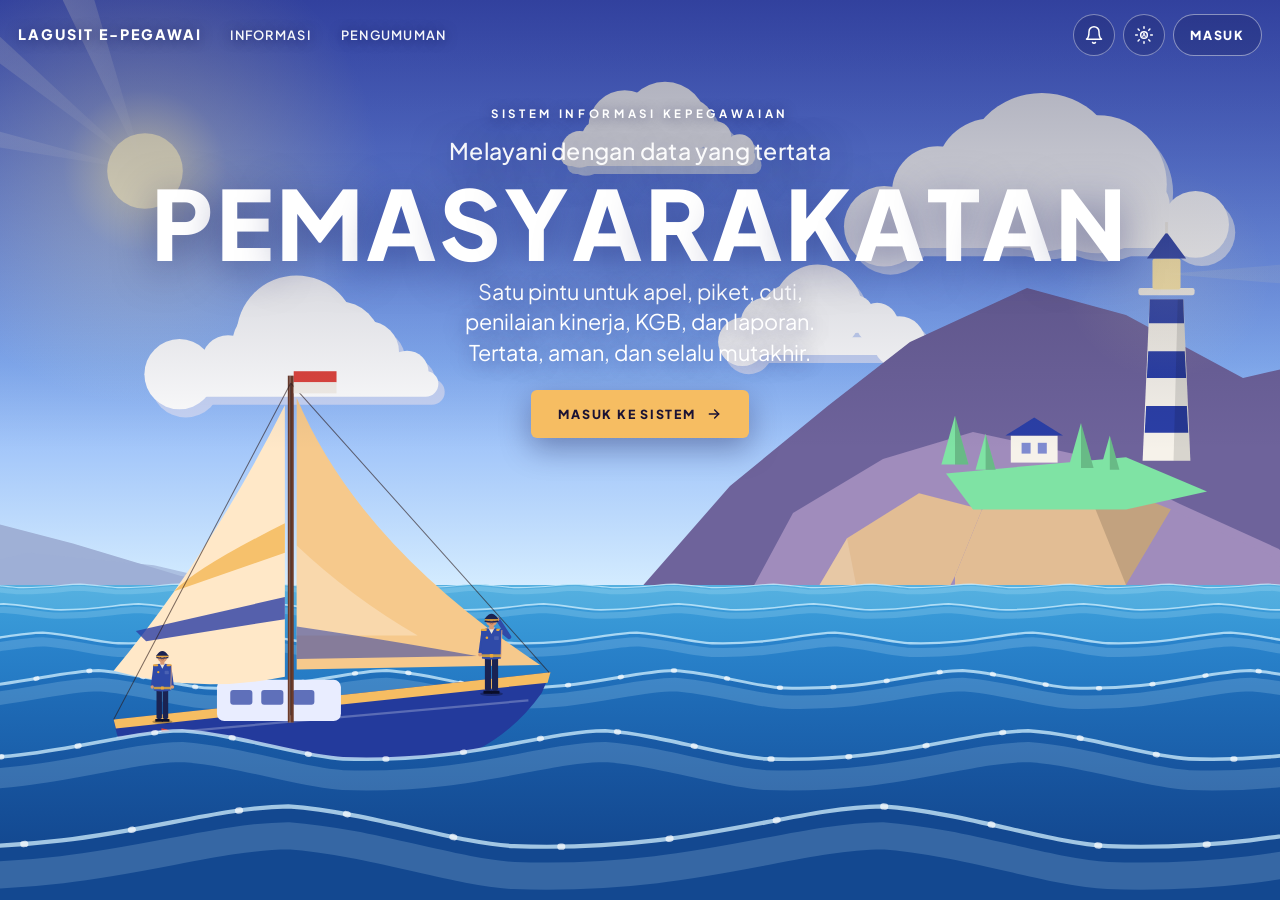
<file: beranda-pelayaran.html>
<!doctype html>
<html lang="id">
<head>
<meta charset="utf-8">
<meta name="viewport" content="width=device-width,initial-scale=1,viewport-fit=cover">
<title>LAGUSIT e-PEGAWAI</title>
<meta name="description" content="Sistem informasi kepegawaian Pemasyarakatan: apel, piket, cuti, KGB, penilaian kinerja, dan pengumuman.">
<meta name="theme-color" content="#0d1950" id="tcolor">
<link rel="preconnect" href="https://fonts.googleapis.com">
<link rel="preconnect" href="https://fonts.gstatic.com" crossorigin>
<link rel="stylesheet" href="https://fonts.googleapis.com/css2?family=Plus+Jakarta+Sans:wght@400;500;600;700;800&display=swap">
<link id="favicon" rel="icon" href="data:image/svg+xml,%3Csvg xmlns='http://www.w3.org/2000/svg' viewBox='0 0 24 24'%3E%3Cpath d='M12 2 4 5v6c0 5 3.4 9 8 11 4.6-2 8-6 8-11V5z' fill='%23D97706'/%3E%3C/svg%3E">
<style>
@property --sky1{syntax:'<color>';inherits:true;initial-value:#000}
@property --sky2{syntax:'<color>';inherits:true;initial-value:#000}
@property --sky3{syntax:'<color>';inherits:true;initial-value:#000}
@property --orb{syntax:'<color>';inherits:true;initial-value:#000}
@property --orbo{syntax:'<number>';inherits:true;initial-value:0}
@property --orby{syntax:'<length>';inherits:true;initial-value:0px}
@property --halo{syntax:'<color>';inherits:true;initial-value:#000}
@property --ray{syntax:'<number>';inherits:true;initial-value:0}
@property --stars{syntax:'<number>';inherits:true;initial-value:0}
@property --crater{syntax:'<number>';inherits:true;initial-value:0}
@property --cla{syntax:'<color>';inherits:true;initial-value:#000}
@property --clb{syntax:'<color>';inherits:true;initial-value:#000}
@property --far{syntax:'<color>';inherits:true;initial-value:#000}
@property --rockl{syntax:'<color>';inherits:true;initial-value:#000}
@property --rockm{syntax:'<color>';inherits:true;initial-value:#000}
@property --rockd{syntax:'<color>';inherits:true;initial-value:#000}
@property --grass{syntax:'<color>';inherits:true;initial-value:#000}
@property --tower{syntax:'<color>';inherits:true;initial-value:#000}
@property --band{syntax:'<color>';inherits:true;initial-value:#000}
@property --lamp{syntax:'<color>';inherits:true;initial-value:#000}
@property --beam{syntax:'<number>';inherits:true;initial-value:0}
@property --win{syntax:'<color>';inherits:true;initial-value:#000}
@property --w0{syntax:'<color>';inherits:true;initial-value:#000}
@property --w1{syntax:'<color>';inherits:true;initial-value:#000}
@property --w2{syntax:'<color>';inherits:true;initial-value:#000}
@property --w3{syntax:'<color>';inherits:true;initial-value:#000}
@property --w4{syntax:'<color>';inherits:true;initial-value:#000}
@property --w5{syntax:'<color>';inherits:true;initial-value:#000}
@property --crest{syntax:'<color>';inherits:true;initial-value:#000}
@property --foam{syntax:'<color>';inherits:true;initial-value:#000}
@property --hull{syntax:'<color>';inherits:true;initial-value:#000}
@property --sail1{syntax:'<color>';inherits:true;initial-value:#000}
@property --sail2{syntax:'<color>';inherits:true;initial-value:#000}
@property --cab{syntax:'<color>';inherits:true;initial-value:#000}
@property --pbg{syntax:'<color>';inherits:true;initial-value:#000}
@property --ptx{syntax:'<color>';inherits:true;initial-value:#000}
@property --pmut{syntax:'<color>';inherits:true;initial-value:#000}
@property --pline{syntax:'<color>';inherits:true;initial-value:#000}
@property --pcard{syntax:'<color>';inherits:true;initial-value:#000}
@property --veil{syntax:'<color>';inherits:true;initial-value:#000}
:root{transition:--sky1 2.2s ease,--sky2 2.2s ease,--sky3 2.2s ease,--orb 2.2s ease,--orbo 2.2s ease,--orby 2.2s ease,--halo 2.2s ease,--ray 2.2s ease,--stars 2.2s ease,--crater 2.2s ease,--cla 2.2s ease,--clb 2.2s ease,--far 2.2s ease,--rockl 2.2s ease,--rockm 2.2s ease,--rockd 2.2s ease,--grass 2.2s ease,--tower 2.2s ease,--band 2.2s ease,--lamp 2.2s ease,--beam 2.2s ease,--win 2.2s ease,--w0 2.2s ease,--w1 2.2s ease,--w2 2.2s ease,--w3 2.2s ease,--w4 2.2s ease,--w5 2.2s ease,--crest 2.2s ease,--foam 2.2s ease,--hull 2.2s ease,--sail1 2.2s ease,--sail2 2.2s ease,--cab 2.2s ease,--pbg 2.2s ease,--ptx 2.2s ease,--pmut 2.2s ease,--pline 2.2s ease,--pcard 2.2s ease,--veil 2.2s ease;}
:root{--sky1:#4d63e0;--sky2:#86b0f6;--sky3:#d4ecff;--orb:#fff7d2;--orbo:1;--orby:0px;--halo:#fff3c0;--ray:0.55;--stars:0;--crater:0;--cla:#ffffff;--clb:#c7d4f5;--far:#9fb0d6;--rockl:#e2bd94;--rockm:#a08cbc;--rockd:#6e639b;--grass:#7fe3a4;--tower:#f6f2ea;--band:#2b3fa6;--lamp:#ffe9a8;--beam:0.14;--win:#7f8bd0;--w0:#55b0e0;--w1:#3a9bd8;--w2:#2a84cc;--w3:#2070bb;--w4:#195ba6;--w5:#134890;--crest:#d2f1ff;--foam:#ffffff;--hull:#233a9c;--sail1:#ffe8c8;--sail2:#f6c98c;--cab:#e9edff;--pbg:#f5f8ff;--ptx:#14214f;--pmut:#4a5a8c;--pline:rgba(20,33,79,.14);--pcard:#ffffff;--veil:rgba(10,18,60,.0);}
:root[data-t=day]{--sky1:#4d63e0;--sky2:#86b0f6;--sky3:#d4ecff;--orb:#fff7d2;--orbo:1;--orby:0px;--halo:#fff3c0;--ray:0.55;--stars:0;--crater:0;--cla:#ffffff;--clb:#c7d4f5;--far:#9fb0d6;--rockl:#e2bd94;--rockm:#a08cbc;--rockd:#6e639b;--grass:#7fe3a4;--tower:#f6f2ea;--band:#2b3fa6;--lamp:#ffe9a8;--beam:0.14;--win:#7f8bd0;--w0:#55b0e0;--w1:#3a9bd8;--w2:#2a84cc;--w3:#2070bb;--w4:#195ba6;--w5:#134890;--crest:#d2f1ff;--foam:#ffffff;--hull:#233a9c;--sail1:#ffe8c8;--sail2:#f6c98c;--cab:#e9edff;--pbg:#f5f8ff;--ptx:#14214f;--pmut:#4a5a8c;--pline:rgba(20,33,79,.14);--pcard:#ffffff;--veil:rgba(10,18,60,.0);}
:root[data-t=dusk]{--sky1:#3a2a80;--sky2:#c85f86;--sky3:#ffbd82;--orb:#ffe0a8;--orbo:1;--orby:150px;--halo:#ffc58a;--ray:0.35;--stars:0.3;--crater:0;--cla:#ffb8a0;--clb:#a2609e;--far:#7a5a98;--rockl:#e8966e;--rockm:#8e5e8e;--rockd:#4e3c72;--grass:#9bb56e;--tower:#ffeadb;--band:#3b2b84;--lamp:#fff0b8;--beam:0.55;--win:#ffc98a;--w0:#e98a62;--w1:#c76a78;--w2:#8e5a9c;--w3:#4e4a9a;--w4:#2f3a88;--w5:#1f2a6e;--crest:#ffd7aa;--foam:#ffe9d2;--hull:#2b2a72;--sail1:#ffd9b2;--sail2:#f2a672;--cab:#f5dfe8;--pbg:#1b1650;--ptx:#fff1e6;--pmut:#d5b8cc;--pline:rgba(255,230,210,.2);--pcard:#27205f;--veil:rgba(40,20,80,.0);}
:root[data-t=night]{--sky1:#040720;--sky2:#0d1950;--sky3:#243a86;--orb:#eef2ff;--orbo:1;--orby:0px;--halo:#9fb4ff;--ray:0;--stars:1;--crater:0.18;--cla:#3c4da0;--clb:#1c2a6c;--far:#19245e;--rockl:#3c4a98;--rockm:#26317a;--rockd:#151c52;--grass:#1f5d5c;--tower:#d3dbf8;--band:#2a3ba4;--lamp:#fff4c8;--beam:0.95;--win:#ffd696;--w0:#1f3f92;--w1:#183480;--w2:#122a6e;--w3:#0d2058;--w4:#0a1845;--w5:#060f32;--crest:#7595ee;--foam:#b4c6ff;--hull:#1a2468;--sail1:#a4b0dc;--sail2:#7f8dc6;--cab:#8f9ccc;--pbg:#0a1138;--ptx:#f1f4ff;--pmut:#a9b5de;--pline:rgba(241,244,255,.14);--pcard:#111b52;--veil:rgba(0,0,0,.0);}
*{box-sizing:border-box}html,body{height:100%}
body{margin:0;background:var(--sky1);color:#fff;font-family:"Plus Jakarta Sans","Segoe UI",system-ui,sans-serif;font-size:16px;line-height:1.6;-webkit-font-smoothing:antialiased;overflow:hidden}
a{color:inherit}button{font:inherit;color:inherit}
:focus-visible{outline:2px solid #ffd27a;outline-offset:3px;border-radius:8px}
.sr{position:absolute;left:-9999px}.sr:focus{left:12px;top:12px;z-index:99;background:#fff;color:#000;padding:8px 12px;border-radius:8px}
.stage{position:fixed;inset:0;overflow:hidden;background:linear-gradient(180deg,var(--sky1) 0%,var(--sky2) calc(var(--hz,65%)*.62),var(--sky3) var(--hz,65%),var(--w0) var(--hz,65%))}
.stars{position:absolute;inset:0 0 38% 0;opacity:var(--stars);background-image:radial-gradient(1.4px 1.4px at 8% 14%,#fff8e8,transparent),radial-gradient(1px 1px at 22% 30%,#fff,transparent),radial-gradient(1.6px 1.6px at 36% 10%,#fff8e8,transparent),radial-gradient(1px 1px at 52% 26%,#fff,transparent),radial-gradient(1.4px 1.4px at 66% 12%,#fff8e8,transparent),radial-gradient(1px 1px at 80% 32%,#fff,transparent),radial-gradient(1px 1px at 92% 18%,#fff,transparent),radial-gradient(1.2px 1.2px at 14% 46%,#fff,transparent),radial-gradient(1px 1px at 58% 44%,#fff,transparent),radial-gradient(1.2px 1.2px at 88% 6%,#fff,transparent);animation:tw 5s ease-in-out infinite alternate}
@keyframes tw{from{filter:brightness(.7)}to{filter:brightness(1.25)}}
#scene{position:absolute;inset:0;width:100%;height:100%;display:block;overflow:visible}
.shade{position:absolute;inset:0 0 50% 0;background:linear-gradient(rgba(6,10,50,.38),transparent);pointer-events:none}
/* warna gambar */
.c-orb{fill:var(--orb)}.c-halo{fill:var(--halo)}.c-cla{fill:var(--cla)}.c-clb{fill:var(--clb)}.c-far{fill:var(--far)}.c-rl{fill:var(--rockl)}.c-rm{fill:var(--rockm)}.c-rd{fill:var(--rockd)}.c-gr{fill:var(--grass)}.c-tw{fill:var(--tower)}.c-bd{fill:var(--band)}.c-lamp{fill:var(--lamp)}.c-win{fill:var(--win)}.c-hull{fill:var(--hull)}.c-s1{fill:var(--sail1)}.c-s2{fill:var(--sail2)}.c-cab{fill:var(--cab)}.c-foam{fill:var(--foam)}
.c-w0{fill:var(--w0)}
.crest{fill:none;stroke:var(--crest);stroke-linecap:round;stroke-linejoin:round;opacity:.75}
.orb{transform:translateY(var(--orby));opacity:var(--orbo)}.crater{opacity:var(--crater)}.ray{opacity:var(--ray)}
.beamwrap{opacity:var(--beam)}.lampglow{opacity:var(--beam)}
/* animasi */
.slide{animation:slide linear infinite}@keyframes slide{to{transform:translateX(calc(var(--wl)*-1))}}
.bobR{animation:bobR ease-in-out infinite alternate}@keyframes bobR{from{transform:translateY(calc(var(--ba)*-1))}to{transform:translateY(var(--ba))}}
.rock{transform-origin:0 0;animation:rock 7s ease-in-out infinite}
@keyframes rock{0%,100%{transform:translateY(6px) rotate(-2.6deg)}50%{transform:translateY(-12px) rotate(2.4deg)}}
.sail{transform-origin:0 0;animation:billow 5s ease-in-out infinite alternate}.sail.b{animation-duration:4.2s}
@keyframes billow{from{transform:skewY(-1.4deg) scaleX(1)}to{transform:skewY(1.6deg) scaleX(.97)}}
.beam{transform-origin:0 0;animation:spin 9s ease-in-out infinite}
@keyframes spin{0%,100%{transform:scaleX(1)}50%{transform:scaleX(-1)}}
.flag{transform-box:fill-box;transform-origin:left center;animation:flag 2.2s ease-in-out infinite}
@keyframes flag{0%,100%{transform:skewY(-5deg) scaleX(1)}50%{transform:skewY(6deg) scaleX(.88)}}
.pulse{transform-box:fill-box;transform-origin:center;animation:pulse 4s ease-in-out infinite}@keyframes pulse{0%,100%{transform:scale(1)}50%{transform:scale(1.12)}}
.drift{animation:drift 30s ease-in-out infinite alternate}.drift.b{animation-duration:42s;animation-direction:alternate-reverse}
@keyframes drift{from{transform:translateX(-60px)}to{transform:translateX(70px)}}
.gull{animation:fly 26s linear infinite;opacity:0}.gull.b{animation-duration:34s;animation-delay:-12s}.gull.c{animation-duration:40s;animation-delay:-24s}
@keyframes fly{0%{transform:translate(-120px,0);opacity:0}6%{opacity:.9}50%{transform:translate(900px,-40px)}94%{opacity:.9}100%{transform:translate(1900px,10px);opacity:0}}
.gull path{animation:flap .5s ease-in-out infinite alternate;transform-box:fill-box;transform-origin:50% 100%}@keyframes flap{from{transform:scaleY(1)}to{transform:scaleY(.35)}}
.spray circle{animation:spray 1.8s ease-out infinite;transform-box:fill-box}
@keyframes spray{0%{transform:translate(0,0);opacity:0}15%{opacity:.9}100%{transform:translate(var(--sx,-26px),-46px);opacity:0}}
.foamrow{animation:foam 3.4s ease-in-out infinite alternate}@keyframes foam{from{opacity:.25}to{opacity:.8}}
.legL,.legR,.armL,.armR,.salute,.bob,.palm{transform-box:fill-box}
.salute{transform-origin:20% 90%;animation:salute 3.8s ease-in-out infinite}@keyframes salute{0%,100%{transform:rotate(0)}50%{transform:rotate(-4deg)}}
.bob{transform-origin:50% 100%;animation:bob 3s ease-in-out infinite}@keyframes bob{0%,100%{transform:translateY(0)}50%{transform:translateY(-1.6px)}}
.flick{animation:flick 3.2s steps(1) infinite}@keyframes flick{0%,100%{opacity:1}47%{opacity:.5}52%{opacity:1}}
.paused *{animation-play-state:paused!important}
.lite .stars,.lite .drift,.lite .gull,.lite .spray,.lite .pulse,.lite .salute,.lite .bob,.lite .foamrow,.lite .flick{animation:none}.lite .gull,.lite .spray{display:none}
.lite{--x:1}
/* tulisan */
.nav{position:fixed;inset:0 0 auto 0;z-index:20;display:flex;align-items:center;justify-content:space-between;gap:12px;padding:14px max(18px,env(safe-area-inset-left,0px));padding-top:max(14px,env(safe-area-inset-top,0px))}
.nav .grp{display:flex;align-items:center;gap:8px;min-width:0}.nav .l{gap:26px}
.brand{display:flex;align-items:center;gap:10px;text-decoration:none;min-width:0}.brand img{width:34px;height:34px;object-fit:contain}.brand b{font-weight:800;font-size:.9rem;letter-spacing:.14em;text-transform:uppercase;white-space:nowrap;text-shadow:0 1px 12px rgba(10,16,70,.5)}
.nl{background:none;border:0;padding:8px 2px;cursor:pointer;font-size:.8rem;letter-spacing:.1em;text-transform:uppercase;font-weight:600;text-shadow:0 1px 12px rgba(10,16,70,.55);opacity:.95}.nl:hover{opacity:1;text-decoration:underline;text-underline-offset:6px}
.ib{position:relative;width:42px;height:42px;display:grid;place-items:center;border-radius:50%;border:1px solid rgba(255,255,255,.4);background:rgba(10,16,70,.22);cursor:pointer;transition:background .25s}.ib:hover{background:rgba(10,16,70,.45)}.ib svg{width:20px;height:20px}
.badge{position:absolute;top:-3px;right:-3px;min-width:18px;height:18px;padding:0 5px;border-radius:9px;background:#ff5a7a;color:#fff;font-size:.68rem;font-weight:800;display:grid;place-items:center;line-height:1}.badge[hidden]{display:none}
.ib.ring svg{animation:ring 1.6s ease-in-out 3}@keyframes ring{0%,100%{transform:rotate(0)}15%{transform:rotate(14deg)}30%{transform:rotate(-12deg)}45%{transform:rotate(8deg)}60%{transform:rotate(-5deg)}}
.btn{display:inline-flex;align-items:center;justify-content:center;gap:10px;font:800 .78rem/1 "Plus Jakarta Sans",sans-serif;letter-spacing:.14em;text-transform:uppercase;border-radius:6px;padding:15px 26px;min-height:46px;cursor:pointer;text-decoration:none;border:1px solid transparent;transition:transform .25s,background .25s,box-shadow .25s;white-space:nowrap}
.btn-go{background:#f6bd62;color:#1b1233;box-shadow:0 10px 30px rgba(8,10,60,.35)}.btn-go:hover{transform:translateY(-2px);background:#ffd27a}.btn-go svg{width:16px;height:16px}
.btn-sm{padding:11px 16px;min-height:42px;border-radius:999px;background:rgba(10,16,70,.22);border-color:rgba(255,255,255,.45);color:#fff}.btn-sm:hover{background:rgba(255,255,255,.9);color:#14214f}
.hero{position:fixed;left:0;right:0;top:max(11vh,76px);z-index:10;text-align:center;padding-inline:max(18px,env(safe-area-inset-left,0px));pointer-events:none}.hero>*{pointer-events:auto}
.eyebrow{display:inline-block;font-size:.72rem;letter-spacing:.32em;text-transform:uppercase;font-weight:700;text-shadow:0 1px 12px rgba(10,16,70,.55)}
.hero-title{font-weight:800;line-height:.95;letter-spacing:.03em;margin:12px 0 10px;text-transform:uppercase;white-space:nowrap;text-shadow:0 8px 40px rgba(14,18,90,.5)}
.hero-title span{display:inline-block;animation:letter 1s cubic-bezier(.2,.8,.2,1) both}@keyframes letter{from{opacity:0;transform:translateY(24px)}to{opacity:1;transform:none}}
.hero-title em{display:block;font-style:normal;font-weight:500;text-transform:none;letter-spacing:.01em;font-size:max(.24em,15px);margin-bottom:.5em;white-space:normal;line-height:1.2;opacity:.95}
.hero-lead{max-width:520px;margin:0 auto 22px;font-size:clamp(1rem,2.2vw,1.35rem);line-height:1.4;text-shadow:0 2px 20px rgba(14,18,90,.55);text-wrap:balance}
.pills{display:none;gap:8px;justify-content:center;margin-top:14px}
/* lembar isi */
.back{position:fixed;inset:0;z-index:30;background:rgba(4,8,36,.55);opacity:0;visibility:hidden;transition:opacity .3s,visibility .3s}.back.on{opacity:1;visibility:visible}
.sheet{position:fixed;z-index:31;top:0;right:0;bottom:0;width:min(560px,100%);background:var(--pbg);color:var(--ptx);overflow-y:auto;overscroll-behavior:contain;transform:translateX(104%);visibility:hidden;transition:transform .45s cubic-bezier(.2,.8,.2,1),visibility .45s;padding:26px max(20px,env(safe-area-inset-left,0px)) 34px;box-shadow:-20px 0 60px rgba(0,0,0,.35);content-visibility:auto}
.sheet.on{transform:none;visibility:visible}
.sh-top{display:flex;justify-content:space-between;align-items:flex-start;gap:14px;margin-bottom:14px}
.x{flex:none;width:42px;height:42px;border-radius:50%;border:1px solid var(--pline);background:var(--pcard);color:var(--ptx);cursor:pointer;display:grid;place-items:center}.x svg{width:18px;height:18px}
.kicker{font-size:.7rem;letter-spacing:.3em;text-transform:uppercase;font-weight:700;color:#d98a1c}
:root[data-t=night] .kicker,:root[data-t=dusk] .kicker{color:#f6bd62}
.sheet h2{margin:.2em 0 .4em;font-weight:800;font-size:clamp(1.9rem,6vw,2.6rem);line-height:1.05;text-wrap:balance}.sheet h2 i{font-style:normal;color:#d98a1c}:root[data-t=night] .sheet h2 i,:root[data-t=dusk] .sheet h2 i{color:#f6bd62}
.sheet .lead{margin:0 0 16px;color:var(--pmut);font-size:.98rem}
.chips{display:flex;flex-wrap:wrap;gap:8px;margin-bottom:20px}.chips span{font-size:.72rem;letter-spacing:.08em;text-transform:uppercase;font-weight:700;padding:7px 12px;border-radius:999px;border:1px solid var(--pline);background:var(--pcard)}
.fit{display:grid;gap:12px}.feat{background:var(--pcard);border:1px solid var(--pline);border-radius:16px;padding:18px 18px 16px;display:grid;gap:6px}.feat .no{font-size:.66rem;letter-spacing:.26em;font-weight:700;color:#d98a1c}
:root[data-t=night] .feat .no,:root[data-t=dusk] .feat .no{color:#f6bd62}
.feat .ico{width:38px;height:38px;border-radius:11px;display:grid;place-items:center;background:rgba(246,189,98,.16);color:#d98a1c}:root[data-t=night] .feat .ico,:root[data-t=dusk] .feat .ico{color:#f6bd62}.ico svg{width:20px;height:20px}
.feat h3{margin:0;font-size:1.02rem}.feat p{margin:0;color:var(--pmut);font-size:.92rem}
.roles{margin-top:22px;padding-top:20px;border-top:1px solid var(--pline)}.roles h3{margin:0 0 4px;font-size:1.2rem}.roles>p{margin:0 0 12px;color:var(--pmut);font-size:.9rem}
.role{padding:13px 15px;border-radius:12px;background:var(--pcard);border:1px solid var(--pline);margin-bottom:8px}.role b{display:block;font-size:.76rem;letter-spacing:.14em;text-transform:uppercase;color:#d98a1c;margin-bottom:3px}:root[data-t=night] .role b,:root[data-t=dusk] .role b{color:#f6bd62}.role span{font-size:.9rem;color:var(--pmut)}
.sh-foot{margin-top:24px;padding-top:18px;border-top:1px solid var(--pline);color:var(--pmut);font-size:.82rem}.sh-foot q{display:block;font-style:italic;font-size:1.02rem;color:var(--ptx);margin-bottom:8px;quotes:none}
.go{margin-top:18px;width:100%}
.ann{display:grid;gap:12px}.card{background:var(--pcard);border:1px solid var(--pline);border-radius:16px;padding:18px;display:grid;gap:8px}.card.featured{border-color:#f6bd62;box-shadow:0 0 0 1px rgba(246,189,98,.4)}
.meta{display:flex;flex-wrap:wrap;align-items:center;gap:6px 12px;font-size:.76rem;color:var(--pmut)}
.tag{font-weight:800;letter-spacing:.14em;text-transform:uppercase;font-size:.6rem;padding:5px 9px;border-radius:999px;border:1px solid currentColor;color:#d98a1c}.tag.baru{color:#e2455f}
.ic{display:inline-flex;align-items:center;gap:5px}.ic svg{width:14px;height:14px}
.card h3{margin:0;font-size:1.12rem;line-height:1.25}.card p{margin:0;color:var(--pmut);font-size:.92rem}
.detail{border-top:1px dashed var(--pline);padding-top:10px;color:var(--pmut);font-size:.9rem;white-space:pre-line}
.mr{justify-self:start;background:none;border:0;padding:4px 0;cursor:pointer;font-size:.74rem;letter-spacing:.16em;text-transform:uppercase;font-weight:700;color:#d98a1c}:root[data-t=night] .mr,:root[data-t=dusk] .mr{color:#f6bd62}
.state{text-align:center;color:var(--pmut);padding:30px 10px;display:grid;gap:10px;justify-items:center;background:var(--pcard);border:1px solid var(--pline);border-radius:16px}.state svg{width:40px;height:40px;color:#d98a1c}.state b{color:var(--ptx);font-size:1.05rem}
.sk{height:96px;border-radius:16px;background:linear-gradient(90deg,var(--pcard),var(--pline),var(--pcard));background-size:200% 100%;animation:sk 1.4s linear infinite}@keyframes sk{to{background-position:-200% 0}}
.btn-line{background:var(--pcard);border-color:var(--pline);color:var(--ptx)}
/* notifikasi */
.notif{position:fixed;z-index:25;top:max(70px,calc(env(safe-area-inset-top,0px) + 64px));right:max(16px,env(safe-area-inset-right,0px));width:min(380px,calc(100% - 32px));background:var(--pbg);color:var(--ptx);border-radius:16px;border:1px solid var(--pline);box-shadow:0 18px 50px rgba(5,8,50,.45);padding:14px 14px 14px 16px;display:grid;grid-template-columns:auto 1fr auto;gap:12px;align-items:start;transform:translateY(-24px) scale(.96);opacity:0;visibility:hidden;transition:transform .5s cubic-bezier(.2,.9,.3,1.2),opacity .35s,visibility .5s}
.notif.on{transform:none;opacity:1;visibility:visible}
.notif .bi{width:40px;height:40px;border-radius:12px;background:#f6bd62;color:#1b1233;display:grid;place-items:center}.notif .bi svg{width:20px;height:20px;animation:ring 1.6s ease-in-out 3}
.notif b{display:block;font-size:.94rem;line-height:1.25}.notif small{display:block;color:var(--pmut);font-size:.84rem;margin-top:2px;overflow:hidden;display:-webkit-box;-webkit-line-clamp:2;-webkit-box-orient:vertical}
.notif .acts{display:flex;gap:14px;margin-top:8px}.notif .acts button{background:none;border:0;padding:4px 0;cursor:pointer;font-size:.74rem;letter-spacing:.14em;text-transform:uppercase;font-weight:800;color:#d98a1c}:root[data-t=night] .notif .acts button,:root[data-t=dusk] .notif .acts button{color:#f6bd62}
.notif .nx{width:32px;height:32px;border:0;background:none;cursor:pointer;color:var(--pmut);display:grid;place-items:center}.nx svg{width:16px;height:16px}
@media (max-width:760px){.hero{transition:transform .5s cubic-bezier(.2,.8,.2,1)}.nf .hero{transform:translateY(104px)}.nl{display:none}.pills{display:flex}.nav .grp.l{gap:0}.brand b{font-size:.78rem;letter-spacing:.1em}.hero{top:max(10vh,72px)}.btn-go{padding:14px 22px}.sheet{width:100%;top:8vh;border-radius:22px 22px 0 0;transform:translateY(104%);box-shadow:0 -20px 60px rgba(0,0,0,.4)}.sheet.on{transform:none}}
@media (prefers-reduced-motion:reduce){*,*::before,*::after{animation:none!important;transition-duration:.01s!important}}

</style>
</head>
<body>
<a class="sr" href="#hero">Lewati ke konten</a>
<div class="stage" id="stage">
  <div class="stars" aria-hidden="true"></div>
  <svg id="scene" aria-hidden="true" focusable="false"></svg>
  <div class="shade" aria-hidden="true"></div>
</div>
<header class="nav">
  <div class="grp l">
    <a class="brand" href="#hero" aria-label="Beranda"><img id="bLogo" alt="" hidden><b id="bNama">LAGUSIT e-PEGAWAI</b></a>
    <button class="nl" type="button" data-open="info"><span class="lbl-info">Informasi</span></button>
    <button class="nl" type="button" data-open="peng"><span class="lbl-peng">Pengumuman</span></button>
  </div>
  <div class="grp">
    <button class="ib" type="button" id="bBell" aria-label="Pengumuman" data-open="peng"><svg viewBox="0 0 24 24" fill="none" stroke="currentColor" stroke-width="1.8" stroke-linecap="round" stroke-linejoin="round"><path d="M18 8a6 6 0 0 0-12 0c0 7-3 9-3 9h18s-3-2-3-9"/><path d="M13.7 21a2 2 0 0 1-3.4 0"/></svg><span class="badge" id="bBadge" hidden>0</span></button>
    <button class="ib" type="button" id="bTema" aria-label="Tema otomatis" title="Tema otomatis"><svg id="iTema" viewBox="0 0 24 24" fill="none" stroke="currentColor" stroke-width="1.8" stroke-linecap="round" stroke-linejoin="round"></svg></button>
    <a class="btn btn-sm" href="index.html">Masuk</a>
  </div>
</header>
<main class="hero" id="hero">
  <div class="eyebrow" id="hKicker"></div>
  <h1 class="hero-title" id="heroTitle"></h1>
  <p class="hero-lead" id="hLead"></p>
  <a class="btn btn-go" href="index.html"><span id="hTombol">Masuk ke Sistem</span><svg viewBox="0 0 24 24" fill="none" stroke="currentColor" stroke-width="2.2" stroke-linecap="round" stroke-linejoin="round"><path d="M5 12h14"/><path d="M13 6l6 6-6 6"/></svg></a>
  <div class="pills"><button class="btn btn-sm" type="button" data-open="info"><span class="lbl-info">Informasi</span></button><button class="btn btn-sm" type="button" data-open="peng"><span class="lbl-peng">Pengumuman</span></button></div>
</main>

<div class="back" id="back"></div>
<aside class="sheet" id="sInfo" role="dialog" aria-modal="true" aria-labelledby="iJudul" tabindex="-1">
  <div class="sh-top"><div><div class="kicker" id="iKicker"></div><h2 id="iJudul"></h2></div><button class="x" type="button" data-close aria-label="Tutup"><svg viewBox="0 0 24 24" fill="none" stroke="currentColor" stroke-width="2" stroke-linecap="round"><path d="M6 6l12 12M18 6L6 18"/></svg></button></div>
  <p class="lead" id="iLead"></p>
  <div class="chips" id="iPilar"></div>
  <div class="fit" id="iFitur"></div>
  <div class="roles"><h3 id="pJudul"></h3><p id="pLead"></p><div id="pPeran"></div></div>
  <a class="btn btn-go go" href="index.html"><span class="tb">Masuk ke Sistem</span></a>
  <div class="sh-foot"><q id="fKutip"></q><span id="fHak"></span></div>
</aside>
<aside class="sheet" id="sPeng" role="dialog" aria-modal="true" aria-labelledby="gJudul" tabindex="-1">
  <div class="sh-top"><div><div class="kicker" id="gKicker"></div><h2 id="gJudul"></h2></div><button class="x" type="button" data-close aria-label="Tutup"><svg viewBox="0 0 24 24" fill="none" stroke="currentColor" stroke-width="2" stroke-linecap="round"><path d="M6 6l12 12M18 6L6 18"/></svg></button></div>
  <p class="lead" id="gLead"></p>
  <div class="ann" id="annGrid" aria-live="polite"></div>
</aside>
<div class="notif" id="notif" role="status" aria-live="polite">
  <div class="bi"><svg viewBox="0 0 24 24" fill="none" stroke="currentColor" stroke-width="1.8" stroke-linecap="round" stroke-linejoin="round"><path d="M18 8a6 6 0 0 0-12 0c0 7-3 9-3 9h18s-3-2-3-9"/><path d="M13.7 21a2 2 0 0 1-3.4 0"/></svg></div>
  <div><b id="nJudul"></b><small id="nIsi"></small><div class="acts"><button type="button" id="nLihat">Lihat</button><button type="button" id="nNanti">Nanti</button></div></div>
  <button class="nx" type="button" id="nTutup" aria-label="Tutup"><svg viewBox="0 0 24 24" fill="none" stroke="currentColor" stroke-width="2" stroke-linecap="round"><path d="M6 6l12 12M18 6L6 18"/></svg></button>
</div>
<script src="js/config.js"></script>
<script>
(function(){
"use strict";
const reduce=matchMedia('(prefers-reduced-motion: reduce)').matches;
function rng(seed){return function(){seed|=0;seed=seed+0x6D2B79F5|0;let t=Math.imul(seed^seed>>>15,1|seed);t=t+Math.imul(t^t>>>7,61|t)^t;return((t^t>>>14)>>>0)/4294967296}}
const W=1600,H=1300;
function ridge(o){
  const r=rng(o.seed),n=128,pts=new Float32Array(n+1);let size=n,a=o.amp;
  while(size>1){const hs=size/2;for(let i=hs;i<n;i+=size)pts[i]=(pts[i-hs]+pts[i+hs])/2+(r()*2-1)*a;a*=(o.rough||.55);size=hs}
  const ys=[];
  for(let i=0;i<=n;i++){const u=i/n;let y=o.base-pts[i];(o.peaks||[]).forEach(p=>{y-=p.h*Math.exp(-Math.pow(Math.abs(u-p.x)/p.w,p.s||1.25))});ys.push(y)}
  let line='';ys.forEach((y,i)=>{line+=(i?'L':'M')+(i/n*W).toFixed(1)+' '+y.toFixed(1)+' '});
  return{fill:line+`L${W} ${H} L0 ${H}Z`,line,yAt:x=>{const f=x/W*n,i=Math.max(0,Math.min(n-1,Math.floor(f))),t=f-i;return ys[i]*(1-t)+ys[i+1]*t}};
}
const $=s=>document.querySelector(s);
function put(id,html){const el=document.getElementById(id);el.setAttribute('preserveAspectRatio','xMinYMin meet');el.setAttribute('viewBox','0 0 1600 1300');el.innerHTML=html}
const lg=(id,stops,x1=0,y1=0,x2=0,y2=1,user)=>`<linearGradient id="${id}" x1="${x1}" y1="${y1}" x2="${x2}" y2="${y2}"${user?' gradientUnits="userSpaceOnUse"':''}>${stops.map(s=>`<stop offset="${s[0]}" stop-color="${s[1]}"${s[2]!=null?` stop-opacity="${s[2]}"`:''}/>`).join('')}</linearGradient>`;
const rg=(id,stops,cx=.5,cy=.5,r=.5)=>`<radialGradient id="${id}" cx="${cx}" cy="${cy}" r="${r}">${stops.map(s=>`<stop offset="${s[0]}" stop-color="${s[1]}" stop-opacity="${s[2]!=null?s[2]:1}"/>`).join('')}</radialGradient>`;
function cloud(x,y,s,fill,cls){
  const r=rng(Math.round(x*7+y));let c='';
  for(let i=0;i<7;i++){const cx=x+(i-3)*34*s+(r()-.5)*20*s,cy=y-(Math.sin(i/6*Math.PI))*36*s+(r()-.5)*10*s,rad=(26+r()*30)*s*(1-Math.abs(i-3)/7);c+=`<circle cx="${cx.toFixed(1)}" cy="${cy.toFixed(1)}" r="${rad.toFixed(1)}"/>`}
  c+=`<rect x="${x-120*s}" y="${y-6*s}" width="${240*s}" height="${22*s}" rx="${11*s}"/>`;
  return `<g class="${cls||''}" fill="${fill}">${c}</g>`;
}
function leaf(x,y,len,wid,ang,fill,rim){
  const d=`M0 0 C${wid} ${-len*.3} ${wid*.7} ${-len*.8} 0 ${-len} C${-wid*.7} ${-len*.8} ${-wid} ${-len*.3} 0 0Z`;
  return `<g transform="translate(${x.toFixed(1)} ${y.toFixed(1)}) rotate(${ang.toFixed(1)})"><path d="${d}" fill="${fill}"/>${rim?`<path d="M0 0 C${wid*.2} ${-len*.4} ${wid*.1} ${-len*.8} 0 ${-len}" stroke="${rim}" stroke-width="1.4" fill="none" opacity=".55"/>`:''}</g>`;
}

/* ===== GAMBAR: tanpa logo, nama, atau tulisan. Semua vektor ringan. ===== */
function petugas(x,y,h,o={}){
  const s=h/100,d=o.dir||1,sh=o.shirt||'#2f4aa8',pt=o.pants||'#1a2352',sk=o.skin||'#d99a72',cp=o.cap||'#1a2352',rim=o.rim||'#ffb878',bd=o.band||'#e9a73c';
  const lg2=o.walk?['legL','legR']:['',''];
  const arm=o.salute?`<g class="salute"><path d="M13 -81 L23 -73 L8.5 -95.5" fill="none" stroke="${sh}" stroke-width="5.6" stroke-linecap="round" stroke-linejoin="round"/><circle cx="7.6" cy="-96" r="2.6" fill="${sk}"/></g>`:`<g class="${o.walk?'armR':''}"><path d="M13 -82 L17 -52 L12.4 -51 L9 -78Z" fill="${sh}"/><circle cx="14.8" cy="-50" r="2.6" fill="${sk}"/></g>`;
  const g=`<ellipse cx="0" cy="1" rx="15" ry="3" fill="#000" opacity=".28"/>
    <g class="${lg2[0]}"><rect x="-8.6" y="-46" width="8" height="43" rx="2.5" fill="${pt}"/><path d="M-10.4 -3 h11.2 v4 h-11.2z" fill="#0a0d29"/></g>
    <g class="${lg2[1]}"><rect x="0.6" y="-46" width="8" height="43" rx="2.5" fill="${pt}"/><path d="M-0.8 -3 h11.2 v4 h-11.2z" fill="#0a0d29"/></g>
    <g class="${o.walk?'armL':''}"><path d="M-13 -82 L-17 -52 L-12.4 -51 L-9 -78Z" fill="${sh}"/><circle cx="-14.8" cy="-50" r="2.6" fill="${sk}"/></g>
    <path d="M-13.5 -82 Q0 -87.5 13.5 -82 L12.4 -45 Q0 -42 -12.4 -45Z" fill="${sh}"/>
    <rect x="-12.4" y="-50.4" width="24.8" height="3.6" fill="#c79c46"/><rect x="-2.2" y="-50.8" width="4.4" height="4.4" rx=".8" fill="${bd}"/>
    <rect x="-13.6" y="-83.6" width="7.4" height="2.8" rx="1" fill="${bd}"/><rect x="6.2" y="-83.6" width="7.4" height="2.8" rx="1" fill="${bd}"/>
    <rect x="3.4" y="-74" width="6.2" height="5" rx="1" fill="#fff" opacity=".13"/><circle cx="-6" cy="-72" r="1.7" fill="${bd}"/><path d="M-4.4 -85.4 L0 -77 L4.4 -85.4Z" fill="#e9e5d9"/>
    ${arm}
    <rect x="-3" y="-89" width="6" height="6" fill="${sk}"/><ellipse cx="0" cy="-94.5" rx="7.3" ry="8.1" fill="${sk}"/>
    <circle cx="-2.7" cy="-94.2" r=".95" fill="#2a1a14"/><circle cx="2.7" cy="-94.2" r=".95" fill="#2a1a14"/><path d="M-2 -90.4 Q0 -89.2 2 -90.4" stroke="#8a4b3a" stroke-width=".8" fill="none" stroke-linecap="round"/>
    <path d="M-8.6 -97 Q0 -109.5 8.6 -97 L8.8 -94.4 L-8.8 -94.4Z" fill="${cp}"/><rect x="-8.8" y="-96.2" width="17.6" height="2.1" fill="${bd}"/><path d="M-8.2 -94.4 Q0 -92.4 8.2 -94.4 L9.4 -92.8 Q0 -90.4 -9.4 -92.8Z" fill="${cp}"/>
    <path d="M${d*13.5} -82 L${d*12.4} -46" stroke="${rim}" stroke-width="1.3" opacity=".8" fill="none"/>`;
  return `<g transform="translate(${x} ${y}) scale(${s})"><g class="${o.cls||''}" style="${o.sty||''}">${g}</g></g>`;
}
function palm(x,y,h,lean,fill,seed,rim){
  const r=rng(seed),tx=x+lean,ty=y-h;let f='';
  for(let i=0;i<9;i++){const a=-168+i*40+(r()-.5)*12,L=h*.36*(.8+r()*.45);f+=`<path d="M0 0 Q${(L*.5).toFixed(1)} ${(-L*.38).toFixed(1)} ${L.toFixed(1)} ${(L*.14).toFixed(1)} Q${(L*.5).toFixed(1)} ${(-L*.12).toFixed(1)} 0 0Z" fill="${fill}" transform="rotate(${a.toFixed(1)})"/>`}
  return `<path d="M${x-6} ${y} Q${x+lean*.15} ${y-h*.5} ${tx-2.5} ${ty} L${tx+3.5} ${ty} Q${x+lean*.45+7} ${y-h*.5} ${x+7} ${y}Z" fill="${fill}"/><g transform="translate(${tx.toFixed(1)} ${ty.toFixed(1)})"><g class="palm" style="animation-delay:-${(r()*4).toFixed(1)}s">${f}<circle r="5.5" cx="3" cy="7" fill="${fill}"/></g></g>`;
}

/* ===== ADEGAN PELAYARAN: kapal, ombak berlapis, tebing + mercusuar (menara pengawas) ===== */
function gelombang(i,y0,amp,wl,dur,ba,bd,id){
  const x0=-wl*2,n=Math.ceil((1600+wl*5)/wl),f=v=>v.toFixed(1);let d=`M${f(x0)} ${f(y0+amp*.3)}`;
  for(let k=0;k<n;k++){const x=x0+k*wl;d+=` C${f(x+wl*.3)} ${f(y0+amp*.5)} ${f(x+wl*.46)} ${f(y0-amp*.95)} ${f(x+wl*.62)} ${f(y0-amp)} C${f(x+wl*.76)} ${f(y0-amp*.8)} ${f(x+wl*.9)} ${f(y0+amp*.2)} ${f(x+wl)} ${f(y0+amp*.3)}`}
  const xe=x0+n*wl;
  const band=`<path d="${d}" transform="translate(0 ${f(amp*.9+2)})" fill="none" stroke="var(--crest)" stroke-opacity=".18" stroke-width="${f(amp*.8+3)}"/>`;
  const sp=i>=3?`<path d="${d}" fill="none" stroke="var(--foam)" stroke-width="${f(2+i)}" stroke-linecap="round" stroke-dasharray="2 ${f(wl*.18)}" opacity=".7"/>`:'';
  return `<g class="bobR" style="--ba:${ba}px;animation-duration:${bd}s;animation-delay:-${(i*1.3).toFixed(1)}s"><g class="slide" style="--wl:${wl}px;animation-duration:${dur}s"><path d="${d} L${f(xe)} 1700 L${f(x0)} 1700Z" fill="url(#wg${i})"/>${band}<path class="crest" d="${d}" stroke-width="${(1.2+i*.7).toFixed(1)}"/>${sp}</g></g>`;
}
const ROWS=[[652,3,110,40,2,5],[676,5,150,34,3,5.5],[712,9,220,28,4,6],[760,15,320,22,6,6.5],[836,24,470,17,9,7],[930,34,660,13,13,7.5]];
function kapal(lite){
  const lines='M-22 -520 L-262 -64 M-22 -520 L328 -128 M-22 -520 L-22 -70';
  const net='';
  return `<g class="rock">
   <path d="M-262 -64 L330 -128 L318 -100 Q250 -4 120 8 L-210 8 Q-250 4 -262 -64Z" class="c-hull"/>
   <path d="M-262 -64 L330 -128 L326 -114 L-259 -52Z" fill="#f6bd62"/><path d="M-258 -40 L300 -90" stroke="#fff" stroke-opacity=".25" stroke-width="3" fill="none"/>
   <rect x="-122" y="-118" width="168" height="56" rx="10" class="c-cab"/><rect x="-104" y="-104" width="30" height="20" rx="4" fill="#243a9c" opacity=".7"/><rect x="-62" y="-104" width="30" height="20" rx="4" fill="#243a9c" opacity=".7"/><rect x="-20" y="-104" width="30" height="20" rx="4" fill="#243a9c" opacity=".7"/>
   <rect x="-26" y="-530" width="8" height="470" fill="#6b3b2a"/><rect x="-24" y="-530" width="2" height="470" fill="#fff" opacity=".25"/>
   <g class="sail"><path d="M-30 -490 L-30 -122 Q-150 -98 -262 -130 Q-130 -290 -30 -490Z" class="c-s1"/><path d="M-30 -330 L-30 -290 L-180 -238 Q-150 -270 -30 -330Z" fill="#f6bd62" opacity=".9"/><path d="M-30 -230 L-30 -200 L-218 -170 L-232 -184Z" fill="#2b3fa6" opacity=".8"/></g>
   <g class="sail b"><path d="M-14 -500 Q70 -300 316 -138 L-14 -132Z" class="c-s2"/><path d="M-14 -300 Q60 -230 150 -178 L-14 -178Z" fill="#fff" opacity=".28"/><path d="M-14 -190 Q120 -170 230 -150 L-14 -146Z" fill="#2b3fa6" opacity=".55"/></g>
   <path d="${lines}" stroke="#2a1a1a" stroke-opacity=".6" stroke-width="1.4" fill="none"/>${net}
   <g class="flag"><rect x="-18" y="-536" width="58" height="15" fill="#e0453d"/><rect x="-18" y="-521" width="58" height="15" fill="#f6f1ea"/></g>
   <circle cx="-196" cy="-34" r="15" fill="#fff"/><circle cx="-196" cy="-34" r="15" fill="none" stroke="#e0453d" stroke-width="6" stroke-dasharray="11 12"/><circle cx="-196" cy="-34" r="6" class="c-hull"/>
   ${petugas(250,-100,104,{dir:1,salute:true,cls:'bob'})}${petugas(-196,-62,92,{dir:1,cls:'bob',sty:'animation-delay:-1.1s'})}
   <g class="spray">${[0,1,2,3,4,5].map(k=>`<circle cx="${300+k*6}" cy="${-84+k*3}" r="${2+k%3}" fill="#fff" style="--sx:${-20-k*8}px;animation-delay:-${(k*.3).toFixed(1)}s"/>`).join('')}</g>
  </g>`;
}
function tebing(){
  const lh=`<g transform="translate(1385 512) scale(.78)">
   <path d="M-34 0 L34 0 L24 -230 L-24 -230Z" class="c-tw"/><path d="M-31 -40 L31 -40 L29 -78 L-29 -78Z" class="c-bd"/><path d="M-28 -118 L28 -118 L26 -156 L-26 -156Z" class="c-bd"/><path d="M-25 -196 L25 -196 L24 -230 L-24 -230Z" class="c-bd"/>
   <path d="M10 0 L34 0 L24 -230 L16 -230Z" fill="#000" opacity=".12"/>
   <rect x="-40" y="-246" width="80" height="10" rx="3" class="c-tw"/><rect x="-20" y="-288" width="40" height="44" rx="4" class="c-lamp"/><path d="M-28 -288 L0 -326 L28 -288Z" class="c-bd"/><rect x="-2" y="-340" width="4" height="16" class="c-tw"/>
   <g transform="translate(0 -266)"><circle r="150" fill="url(#lampg)" class="lampglow pulse"/><g class="beamwrap"><g class="beam"><path d="M0 0 L1100 -90 L1100 90Z" fill="url(#beamg)"/></g></g></g>
  </g>`;
  let trees='';[[1150,516,54],[1184,522,40],[1290,520,50],[1322,522,38]].forEach(t=>trees+=`<path d="M${t[0]} ${t[1]} L${t[0]-t[2]*.28} ${t[1]} L${t[0]} ${t[1]-t[2]} L${t[0]+t[2]*.28} ${t[1]}Z" class="c-gr"/><path d="M${t[0]} ${t[1]} L${t[0]+t[2]*.28} ${t[1]} L${t[0]} ${t[1]-t[2]}Z" fill="#000" opacity=".18"/>`);
  return `<path d="M760 700 L900 540 L1010 450 L1100 380 L1230 320 L1340 350 L1470 420 L1600 390 L1720 470 V700Z" class="c-rd"/>
  <path d="M900 700 L970 570 L1070 510 L1170 480 L1290 506 L1400 560 L1510 610 L1580 700Z" class="c-rm"/>
  <path d="M970 700 L1030 598 L1110 548 L1180 566 L1150 640 L1120 700Z" class="c-rl"/><path d="M1180 566 L1290 526 L1390 566 L1340 650 L1260 700 L1150 700 L1150 640Z" class="c-rl"/><path d="M1290 526 L1390 566 L1340 650Z" fill="#000" opacity=".14"/><path d="M1390 566 L1500 616 L1570 700 L1260 700 L1340 650Z" class="c-rm"/><path d="M970 700 L1030 598 L1050 700Z" fill="#fff" opacity=".16"/>
  <path d="M1140 526 L1340 508 L1430 546 L1340 566 L1170 566Z" class="c-gr"/>${trees}
  <rect x="1212" y="484" width="52" height="30" class="c-tw"/><path d="M1206 484 L1238 464 L1270 484Z" class="c-bd"/><rect x="1224" y="492" width="10" height="12" class="c-win flick"/><rect x="1242" y="492" width="10" height="12" class="c-win"/>
  ${lh}
  <g class="foamrow c-foam" opacity=".6"><ellipse cx="960" cy="700" rx="60" ry="8"/><ellipse cx="1100" cy="704" rx="80" ry="9"/><ellipse cx="1260" cy="702" rx="70" ry="8"/><ellipse cx="1420" cy="706" rx="90" ry="9"/></g>`;
}
function bangunLaut(lite){
  const rows=ROWS.map((r,i)=>gelombang(i,r[0],r[1],r[2],r[3],r[4],r[5]));
  const nr=lite?[0,1,2,3,4,5]:[0,1,2,3,4,5];
  const defs=`<defs>${ROWS.map((r,i)=>`<linearGradient id="wg${i}" gradientUnits="userSpaceOnUse" x1="0" y1="${r[0]-r[1]}" x2="0" y2="${r[0]+110}"><stop offset="0" style="stop-color:var(--w${i})"/><stop offset="1" style="stop-color:var(--w${Math.min(5,i+1)})"/></linearGradient>`).join('')}
   <radialGradient id="halo"><stop offset="0" style="stop-color:var(--halo);stop-opacity:.85"/><stop offset=".35" style="stop-color:var(--halo);stop-opacity:.3"/><stop offset="1" style="stop-color:var(--halo);stop-opacity:0"/></radialGradient>
   <radialGradient id="lampg"><stop offset="0" stop-color="#fff6d0" stop-opacity=".95"/><stop offset="1" stop-color="#ffe9a8" stop-opacity="0"/></radialGradient>
   <linearGradient id="beamg" x1="0" y1="0" x2="1" y2="0"><stop offset="0" stop-color="#fff3c4" stop-opacity=".9"/><stop offset="1" stop-color="#fff3c4" stop-opacity="0"/></linearGradient>
   <linearGradient id="rayg" x1="0" y1="0" x2="1" y2="1"><stop offset="0" stop-color="#fff" stop-opacity=".9"/><stop offset="1" stop-color="#fff" stop-opacity="0"/></linearGradient></defs>`;
  const cl=(x,y,s,k)=>`<g class="drift ${k||''}"><g class="c-clb" transform="translate(7 9)">${cloud(x,y,s,'currentColor','').replace('fill="currentColor"','')}</g><g class="c-cla">${cloud(x,y,s,'currentColor','').replace('fill="currentColor"','')}</g></g>`;
  const far=`<path d="M-300 656 L-120 600 L40 570 L170 604 L290 640 L420 656Z" class="c-far"/><path d="M-60 656 L120 614 L260 628 L380 656Z" class="c-far" opacity=".7"/>`;
  const orb=`<g class="orb"><circle cx="250" cy="190" r="260" fill="url(#halo)"/><circle cx="250" cy="190" r="42" class="c-orb"/><g class="crater" fill="#8fa0d8"><circle cx="238" cy="180" r="9"/><circle cx="262" cy="202" r="6"/><circle cx="244" cy="206" r="4"/></g></g>
   <g class="ray" fill="url(#rayg)"><path d="M250 190 L-60 -40 L-20 -60Z"/><path d="M250 190 L-120 90 L-120 130Z"/><path d="M250 190 L120 -80 L170 -80Z"/></g>`;
  const gulls=lite?'':`<g class="gull" style="transform-origin:0 0"><g transform="translate(0 280)"><path d="M0 0 Q8 -9 16 0 Q24 -9 32 0" stroke="#fff" stroke-opacity=".85" stroke-width="2.2" fill="none" stroke-linecap="round"/></g></g><g class="gull b"><g transform="translate(0 340) scale(.8)"><path d="M0 0 Q8 -9 16 0 Q24 -9 32 0" stroke="#fff" stroke-opacity=".8" stroke-width="2.2" fill="none" stroke-linecap="round"/></g></g><g class="gull c"><g transform="translate(0 240) scale(.65)"><path d="M0 0 Q8 -9 16 0 Q24 -9 32 0" stroke="#fff" stroke-opacity=".8" stroke-width="2.2" fill="none" stroke-linecap="round"/></g></g>`;
  return defs+`<g id="pxFar">${orb}${cl(420,420,1.3)}${cl(1250,250,1.6,'b')}${cl(820,170,.9)}${cl(1000,380,.9,'b')}${far}${gulls}</g>
   <g id="pxMid">${tebing()}</g>
   <rect x="-1200" y="650" width="4000" height="400" class="c-w0"/>
   <g id="pxSea">${rows.slice(0,4).join('')}</g>
   <g id="pxBoat"><g transform="translate(430 852) scale(.82)">${kapal(lite)}</g></g>
   <g id="pxNear">${rows.slice(4).join('')}</g>`;
}

const DEF={nama:'LAGUSIT e-PEGAWAI',sub:'Sistem Elektronik Kepegawaian',instansi:'Lapas Gunungsitoli',logo:'',aksen:'#D97706',
 berKicker:'Sistem Informasi Kepegawaian',berSub:'Melayani dengan data yang tertata',berJudul:'Pemasyarakatan',
 berLead:'Satu pintu untuk apel, piket, cuti, penilaian kinerja, KGB, dan laporan. Tertata, aman, dan selalu mutakhir.',berTombol:'Masuk ke Sistem',berPilarLabel:'Fungsi Pemasyarakatan',
 berPilar:'Pelayanan, Pembinaan, Pembimbingan, Perawatan, Pengamanan, Pengamatan',berInfoKicker:'Tentang sistem',berInfoJudul:'Informasi',
 berInfoLead:'Seluruh urusan kepegawaian satuan kerja dihimpun dalam satu sistem. Pegawai melihat dan mengajukan sendiri, operator mengelola, dan pimpinan memantau rekap secara langsung.',
 berFitur:'Apel & Petugas | Daftar hadir apel staf dan regu, serta petugas apel yang tersusun otomatis sesuai aturan per hari.\nPiket & Jadwal | Jadwal piket, lepas piket, dan kalender agenda yang saling terhubung.\nCuti, Izin & Surat | Pengajuan dan persetujuan berjenjang, lengkap dengan nomor surat yang tertata.\nKGB, Pangkat & Kinerja | Pengingat kenaikan gaji berkala dan pangkat, serta penilaian kinerja periodik.',
 berPeranJudul:'Siapa yang menggunakan',berPeranLead:'Menu dan data yang tampil mengikuti hak akses, dan pembatasan itu dijaga oleh server.',
 berPeran:'Pegawai | Melihat profil dan jadwal, mengajukan cuti dan izin, serta memantau kinerja sendiri.\nOperator | Mengelola data pegawai, apel, surat, dan laporan sesuai kewenangan.\nPimpinan | Memantau rekap kehadiran, kinerja, dan laporan per periode.',
 berPengKicker:'Kabar terbaru',berPengJudul:'Pengumuman',berPengLead:'Informasi resmi dari satuan kerja untuk seluruh pegawai.',berKutip:'Data yang tertata adalah awal dari pelayanan yang baik.'};
const ESC=s=>String(s==null?'':s).replace(/[&<>"]/g,c=>({'&':'&amp;','<':'&lt;','>':'&gt;','"':'&quot;'}[c]));
const IKON=['<rect x="3" y="4" width="18" height="16" rx="3"/><circle cx="9" cy="11" r="2.5"/><path d="M5.5 17c.8-1.8 2-2.6 3.5-2.6s2.7.8 3.5 2.6M15 9h3M15 13h3"/>','<rect x="3" y="5" width="18" height="16" rx="3"/><path d="M3 10h18M8 3v4M16 3v4M8 15h3"/>','<path d="M4 7a2 2 0 0 1 2-2h4l2 2h6a2 2 0 0 1 2 2v8a2 2 0 0 1-2 2H6a2 2 0 0 1-2-2z"/><path d="M9 13h6"/>','<path d="M4 20h16"/><path d="M6 16l4-4 3 3 5-6"/><path d="M15 9h3v3"/>','<path d="M12 3l8 3v5c0 5-3.4 8.5-8 10-4.6-1.5-8-5-8-10V6z"/><path d="M9 12l2 2 4-4"/>','<path d="M18 8a6 6 0 0 0-12 0c0 7-3 9-3 9h18s-3-2-3-9"/><path d="M13.7 21a2 2 0 0 1-3.4 0"/>'];
const baris=s=>String(s||'').split('\n').map(x=>x.trim()).filter(Boolean).map(x=>{const i=x.indexOf('|');return i<1?[x,'']:[x.slice(0,i).trim(),x.slice(i+1).trim()]});
const split=s=>{s=String(s);const k=s.trim().split(/\s+/);if(k.length>1)return ESC(k.slice(0,-1).join(' '))+' <i>'+ESC(k[k.length-1])+'</i>';const n=Math.max(1,Math.ceil(s.length*.55));return ESC(s.slice(0,n))+'<i>'+ESC(s.slice(n))+'</i>'};
const hexOk=v=>/^#[0-9A-Fa-f]{6}$/.test(v||'');
const mix=(a,b,p)=>{const f=h=>[1,3,5].map(i=>parseInt(h.substr(i,2),16)),x=f(a),y=f(b);return '#'+x.map((v,i)=>Math.round(v+(y[i]-v)*p).toString(16).padStart(2,'0')).join('')};

const kecil=innerWidth<720,lemah=(navigator.deviceMemory&&navigator.deviceMemory<=4)||(navigator.hardwareConcurrency&&navigator.hardwareConcurrency<=4)||(navigator.connection&&navigator.connection.saveData);
const lite=reduce||kecil||lemah;
const root=document.documentElement,stage=$('#stage'),scene=$('#scene');
if(lite)root.classList.add('lite');
scene.innerHTML=bangunLaut(lite);
/* ===== BINGKAI: landscape = isi layar (slice); potret = tampil lebar adegan (meet) ===== */
function bingkai(){
  const w=innerWidth,h=innerHeight,land=w/h>=1.15;let s;
  if(land){scene.setAttribute('viewBox','0 0 1600 1000');scene.setAttribute('preserveAspectRatio','xMidYMax slice');s=Math.max(w/1600,h/1000)}
  else{scene.setAttribute('viewBox','170 390 1130 610');scene.setAttribute('preserveAspectRatio','xMidYMax meet');s=Math.min(w/1130,h/610)}
  const pm=document.getElementById('pxMid');if(pm)pm.style.transform=land?'':'translateX(-380px)';
  stage.style.setProperty('--hz',((h-(1000-652)*s)/h*100).toFixed(1)+'%');
}
bingkai();
/* ===== TEMA OTOMATIS menurut jam: siang / senja / malam ===== */
const MODE=['auto','day','night'];let mode='auto';
try{const m=localStorage.getItem('beranda_tema');if(MODE.includes(m))mode=m}catch(e){}
const q=new URLSearchParams(location.search).get('tema');const FORCE={siang:'day',senja:'dusk',malam:'night'}[q]||null;
function tahap(){if(FORCE)return FORCE;if(mode!=='auto')return mode;const d=new Date(),m=d.getHours()*60+d.getMinutes();
  if(m>=6*60&&m<17*60)return 'day';if((m>=17*60&&m<18*60+30)||(m>=5*60&&m<6*60))return 'dusk';return 'night'}
const IT={auto:'<circle cx="12" cy="12" r="4"/><path d="M12 2v2M12 20v2M4.9 4.9l1.4 1.4M17.7 17.7l1.4 1.4M2 12h2M20 12h2M4.9 19.1l1.4-1.4M17.7 6.3l1.4-1.4"/><path d="M15 15a4 4 0 0 1-6-6" opacity=".0"/>',day:'<circle cx="12" cy="12" r="4"/><path d="M12 2v2M12 20v2M4.9 4.9l1.4 1.4M17.7 17.7l1.4 1.4M2 12h2M20 12h2M4.9 19.1l1.4-1.4M17.7 6.3l1.4-1.4"/>',night:'<path d="M20 14.5A8 8 0 0 1 9.5 4 8 8 0 1 0 20 14.5z"/>'};
const NM={auto:'Tema otomatis (ikut jam)',day:'Tema siang',night:'Tema malam'};
const TC={day:'#4d63e0',dusk:'#3a2a80',night:'#0d1950'};
function tema(){const t=tahap();root.dataset.t=t;$('#tcolor').content=TC[t];
  const b=$('#bTema');$('#iTema').innerHTML=IT[mode];b.setAttribute('aria-label',NM[mode]);b.title=NM[mode]+(mode==='auto'?' — '+({day:'siang',dusk:'senja',night:'malam'})[t]:'');
  if(mode==='auto')$('#iTema').innerHTML=IT.auto+'<text x="12" y="14.6" font-size="6.5" font-weight="800" text-anchor="middle" fill="currentColor" stroke="none">A</text>'}
$('#bTema').addEventListener('click',()=>{mode=MODE[(MODE.indexOf(mode)+1)%3];try{localStorage.setItem('beranda_tema',mode)}catch(e){}tema()});
tema();setInterval(tema,60000);
/* ===== PARALAKS ringan (hanya desktop) ===== */
if(!lite&&matchMedia('(pointer:fine)').matches){
  const L=[['pxFar',-5],['pxMid',-10],['pxSea',-14],['pxBoat',-20],['pxNear',-32]].map(([id,k])=>[document.getElementById(id),k]);let raf=0,nx=0;
  addEventListener('pointermove',e=>{nx=e.clientX/innerWidth-.5;if(!raf)raf=requestAnimationFrame(()=>{raf=0;L.forEach(([el,k])=>el.style.transform='translateX('+(nx*k).toFixed(1)+'px)')})},{passive:true});
}
new IntersectionObserver(es=>es.forEach(e=>stage.classList.toggle('paused',!e.isIntersecting)),{threshold:0}).observe(stage);
document.addEventListener('visibilitychange',()=>stage.classList.toggle('paused',document.hidden));
/* ===== ISI (dari Pengaturan Tampilan Super Admin) ===== */
function fitJudul(){const t=$('#heroTitle');if(!t)return;t.style.fontSize='100px';const sp=[...t.querySelectorAll(':scope>span')];const w=sp.reduce((a,s)=>a+s.getBoundingClientRect().width,0)||1;
  t.style.fontSize=Math.max(24,Math.min(124,100*Math.min(innerWidth-36,980)/w))+'px'}
let TT=Object.assign({},DEF);
function isi(T){
  T=TT=Object.assign({},DEF,T||{});
  document.title=T.nama+' | '+T.instansi;
  $('#bNama').textContent=T.nama;
  const lg=$('#bLogo');if(T.logo&&/^data:image\/(png|jpeg);base64,/.test(T.logo)){lg.src=T.logo;lg.hidden=false}else{lg.hidden=true;lg.removeAttribute('src')}
  $('#hKicker').textContent=T.berKicker;
  const t=$('#heroTitle');t.setAttribute('aria-label',T.berJudul);
  t.innerHTML=(T.berSub?'<em>'+ESC(T.berSub)+'</em>':'')+[...T.berJudul].map(c=>c===' '?'<span style="width:.3em">&nbsp;</span>':'<span>'+ESC(c)+'</span>').join('');
  t.querySelectorAll(':scope>span').forEach((s,i)=>s.style.animationDelay=(.3+i*.05)+'s');
  $('#hLead').textContent=T.berLead;$('#hTombol').textContent=T.berTombol;document.querySelectorAll('.tb').forEach(e=>e.textContent=T.berTombol);
  document.querySelectorAll('.lbl-info').forEach(e=>e.textContent=T.berInfoJudul);document.querySelectorAll('.lbl-peng').forEach(e=>e.textContent=T.berPengJudul);
  $('#iKicker').textContent=T.berInfoKicker;$('#iJudul').innerHTML=split(T.berInfoJudul);$('#iLead').textContent=T.berInfoLead;
  $('#iPilar').innerHTML=String(T.berPilar).split(',').map(x=>x.trim()).filter(Boolean).map(x=>'<span>'+ESC(x)+'</span>').join('');
  $('#iFitur').innerHTML=baris(T.berFitur).map((f,i)=>`<article class="feat"><div class="no">${String(i+1).padStart(2,'0')}</div><div class="ico"><svg viewBox="0 0 24 24" fill="none" stroke="currentColor" stroke-width="1.7" stroke-linecap="round" stroke-linejoin="round">${IKON[i%IKON.length]}</svg></div><h3>${ESC(f[0])}</h3><p>${ESC(f[1])}</p></article>`).join('');
  $('#pJudul').textContent=T.berPeranJudul;$('#pLead').textContent=T.berPeranLead;
  $('#pPeran').innerHTML=baris(T.berPeran).map(f=>`<div class="role"><b>${ESC(f[0])}</b><span>${ESC(f[1])}</span></div>`).join('');
  $('#gKicker').textContent=T.berPengKicker;$('#gJudul').innerHTML=split(T.berPengJudul);$('#gLead').textContent=T.berPengLead;
  $('#fKutip').textContent=T.berKutip;$('#fHak').textContent='© '+new Date().getFullYear()+' '+T.instansi+' · '+T.nama;
  $('#bBell').setAttribute('aria-label',T.berPengJudul);
  fitJudul();
}
isi(null);
addEventListener('resize',()=>{clearTimeout(bingkai.t);bingkai.t=setTimeout(()=>{bingkai();fitJudul()},120)});
(document.fonts&&document.fonts.ready||Promise.resolve()).then(fitJudul);
/* ===== LEMBAR (Informasi / Pengumuman) ===== */
const SH={info:$('#sInfo'),peng:$('#sPeng')},back=$('#back');let aktif=null,fokusLama=null;
function buka(k){if(aktif)tutup(true);aktif=k;fokusLama=document.activeElement;SH[k].classList.add('on');back.classList.add('on');
  setTimeout(()=>SH[k].focus({preventScroll:true}),60);if(k==='peng')tandaiDibaca();hideNotif()}
function tutup(cepat){if(!aktif)return;SH[aktif].classList.remove('on');back.classList.remove('on');aktif=null;if(!cepat&&fokusLama&&fokusLama.focus)fokusLama.focus()}
document.addEventListener('click',e=>{const o=e.target.closest('[data-open]');if(o){buka(o.dataset.open);return}if(e.target.closest('[data-close]')||e.target===back)tutup()});
document.addEventListener('keydown',e=>{if(e.key==='Escape'){if(aktif)tutup();else hideNotif()}
  if(e.key==='Tab'&&aktif){const f=[...SH[aktif].querySelectorAll('a[href],button:not([disabled])')].filter(x=>x.offsetParent!==null);if(!f.length)return;const a=f[0],z=f[f.length-1];if(e.shiftKey&&(document.activeElement===a||document.activeElement===SH[aktif])){e.preventDefault();z.focus()}else if(!e.shiftKey&&document.activeElement===z){e.preventDefault();a.focus()}}});
/* ===== PENGUMUMAN ===== */
const BLN=['Januari','Februari','Maret','April','Mei','Juni','Juli','Agustus','September','Oktober','November','Desember'];
const tgl=s=>{const m=/^(\d{4})-(\d{2})-(\d{2})/.exec(String(s||''));return m?(+m[3])+' '+BLN[+m[2]-1]+' '+m[1]:''};
const grid=$('#annGrid');let DATA=null,SEMUA=false;
const ICO={cal:'<svg viewBox="0 0 24 24" fill="none" stroke="currentColor" stroke-width="1.8" stroke-linecap="round" stroke-linejoin="round"><rect x="3" y="5" width="18" height="16" rx="3"/><path d="M3 10h18M8 3v4M16 3v4"/></svg>',pin:'<svg viewBox="0 0 24 24" fill="none" stroke="currentColor" stroke-width="1.8" stroke-linecap="round" stroke-linejoin="round"><path d="M12 21s7-6.2 7-11a7 7 0 0 0-14 0c0 4.8 7 11 7 11z"/><circle cx="12" cy="10" r="2.5"/></svg>'};
function status(ikon,judul,teks,aksi){grid.innerHTML=`<div class="state"><svg viewBox="0 0 24 24" fill="none" stroke="currentColor" stroke-width="1.5" stroke-linecap="round" stroke-linejoin="round">${ikon}</svg><b>${ESC(judul)}</b><span>${ESC(teks)}</span>${aksi||''}</div>`}
function render(){
  if(DATA===null){grid.innerHTML='<div class="sk"></div><div class="sk"></div>';return}
  if(!DATA.length){status('<path d="M3 11v2a1 1 0 0 0 1 1h2l5 4V6L6 10H4a1 1 0 0 0-1 1z"/><path d="M15 9a4 4 0 0 1 0 6M18 6.5a8 8 0 0 1 0 11"/>','Belum ada pengumuman','Pengumuman terbaru dari satuan kerja akan tampil di sini.');return}
  const L=SEMUA?DATA:DATA.slice(0,6);
  grid.innerHTML=L.map((p,i)=>{const ring=String(p.Deskripsi||'').replace(/\s+/g,' ').trim(),pendek=ring.length>150?ring.slice(0,147).trimEnd()+'…':ring,ada=ring.length>150||p.Lokasi||p.Waktu;
    return `<article class="card${i===0?' featured':''}"><div class="meta"><span class="tag ${i===0?'baru':''}">${i===0?'Terbaru':'Info'}</span><time datetime="${ESC(p.Tanggal)}">${ESC(tgl(p.Tanggal))}</time>${p.Sampai&&p.Sampai!==p.Tanggal?`<span>s.d. ${ESC(tgl(p.Sampai))}</span>`:''}</div>
    <h3>${ESC(p.Judul)}</h3>${pendek?`<p>${ESC(pendek)}</p>`:''}
    ${ada?`<div class="detail" id="d${i}" hidden>${p.Waktu||p.Lokasi?`<div class="meta" style="margin-bottom:8px">${p.Waktu?`<span class="ic">${ICO.cal}${ESC(p.Waktu)} WIB</span>`:''}${p.Lokasi?`<span class="ic">${ICO.pin}${ESC(p.Lokasi)}</span>`:''}</div>`:''}${ESC(p.Deskripsi||'')}</div><button class="mr" type="button" aria-expanded="false" aria-controls="d${i}">Baca selengkapnya</button>`:''}</article>`}).join('')
    +(!SEMUA&&DATA.length>6?`<button class="btn btn-line btn-sm" type="button" id="semuaPeng" style="border-radius:10px">Tampilkan semua (${DATA.length})</button>`:'');
}
grid.addEventListener('click',e=>{const b=e.target.closest('.mr');if(b){const d=document.getElementById(b.getAttribute('aria-controls')),open=d.hidden;d.hidden=!open;b.setAttribute('aria-expanded',open);b.textContent=open?'Tutup':'Baca selengkapnya';return}
  if(e.target.closest('#semuaPeng')){SEMUA=true;render()}if(e.target.closest('#ulangPeng'))muat()});
/* ===== NOTIFIKASI: muncul otomatis bila ada pengumuman yang belum dibaca ===== */
const notif=$('#notif'),bBadge=$('#bBadge'),bBell=$('#bBell');let dibaca=[],tampilId=new Set(),nt=0;
try{dibaca=JSON.parse(localStorage.getItem('ann_dibaca')||'[]')}catch(e){}
const idP=p=>String(p.ID||p.Judul+'|'+p.Tanggal);
const belum=()=>(DATA||[]).filter(p=>!dibaca.includes(idP(p)));
function simpanDibaca(){try{localStorage.setItem('ann_dibaca',JSON.stringify(dibaca.slice(-80)))}catch(e){}}
function tandaiDibaca(){(DATA||[]).forEach(p=>{if(!dibaca.includes(idP(p)))dibaca.push(idP(p))});simpanDibaca();lencana()}
function lencana(){const n=belum().length;bBadge.hidden=!n;bBadge.textContent=n>9?'9+':n}
function hideNotif(){notif.classList.remove('on');root.classList.remove('nf');clearTimeout(nt)}
function showNotif(){const b=belum();if(!b.length||aktif)return;const baru=b.filter(p=>!tampilId.has(idP(p)));if(!baru.length)return;b.forEach(p=>tampilId.add(idP(p)));
  $('#nJudul').textContent=b.length+' '+TT.berPengJudul+' baru';$('#nIsi').textContent=b[0].Judul;
  notif.classList.add('on');root.classList.add('nf');bBell.classList.remove('ring');void bBell.offsetWidth;bBell.classList.add('ring');nt=setTimeout(hideNotif,20000)}
$('#nLihat').addEventListener('click',()=>buka('peng'));$('#nNanti').addEventListener('click',hideNotif);$('#nTutup').addEventListener('click',hideNotif);
function sesudahMuat(){lencana();render();setTimeout(showNotif,1400)}
function muat(){
  if(DATA===null||document.getElementById('ulangPeng'))grid.innerHTML='<div class="sk"></div><div class="sk"></div>';
  if(typeof GAS_URL==='undefined'||!GAS_URL||/GANTI/.test(GAS_URL)){if(DATA===null){DATA=[];render()}return}
  const ctl=new AbortController(),tm=setTimeout(()=>ctl.abort(),30000);
  fetch(GAS_URL,{method:'POST',headers:{'Content-Type':'text/plain;charset=utf-8'},body:JSON.stringify({fn:'getBeranda',args:[]}),signal:ctl.signal})
   .then(r=>{if(!r.ok)throw new Error('http');return r.json()})
   .then(r=>{if(!r||!r.success)throw new Error('gagal');isi(r.data.tampilan);DATA=r.data.pengumuman||[];sesudahMuat();try{localStorage.setItem('beranda_cache',JSON.stringify({t:r.data.tampilan,p:DATA}))}catch(e){}})
   .catch(()=>{if(DATA===null)status('<circle cx="12" cy="12" r="9"/><path d="M12 8v5M12 16.5v.5"/>','Pengumuman belum dapat dimuat','Periksa koneksi internet lalu coba lagi.','<button class="btn btn-line btn-sm" type="button" id="ulangPeng">Coba lagi</button>')})
   .finally(()=>clearTimeout(tm));
}
try{const c=JSON.parse(localStorage.getItem('beranda_cache')||'null');if(c){isi(c.t);DATA=Array.isArray(c.p)?c.p:null;lencana()}}catch(e){}
render();muat();
document.addEventListener('visibilitychange',()=>{if(!document.hidden)muat()});
setInterval(()=>{if(!document.hidden)muat()},300000);

})();
</script>
</body>
</html>
</file>
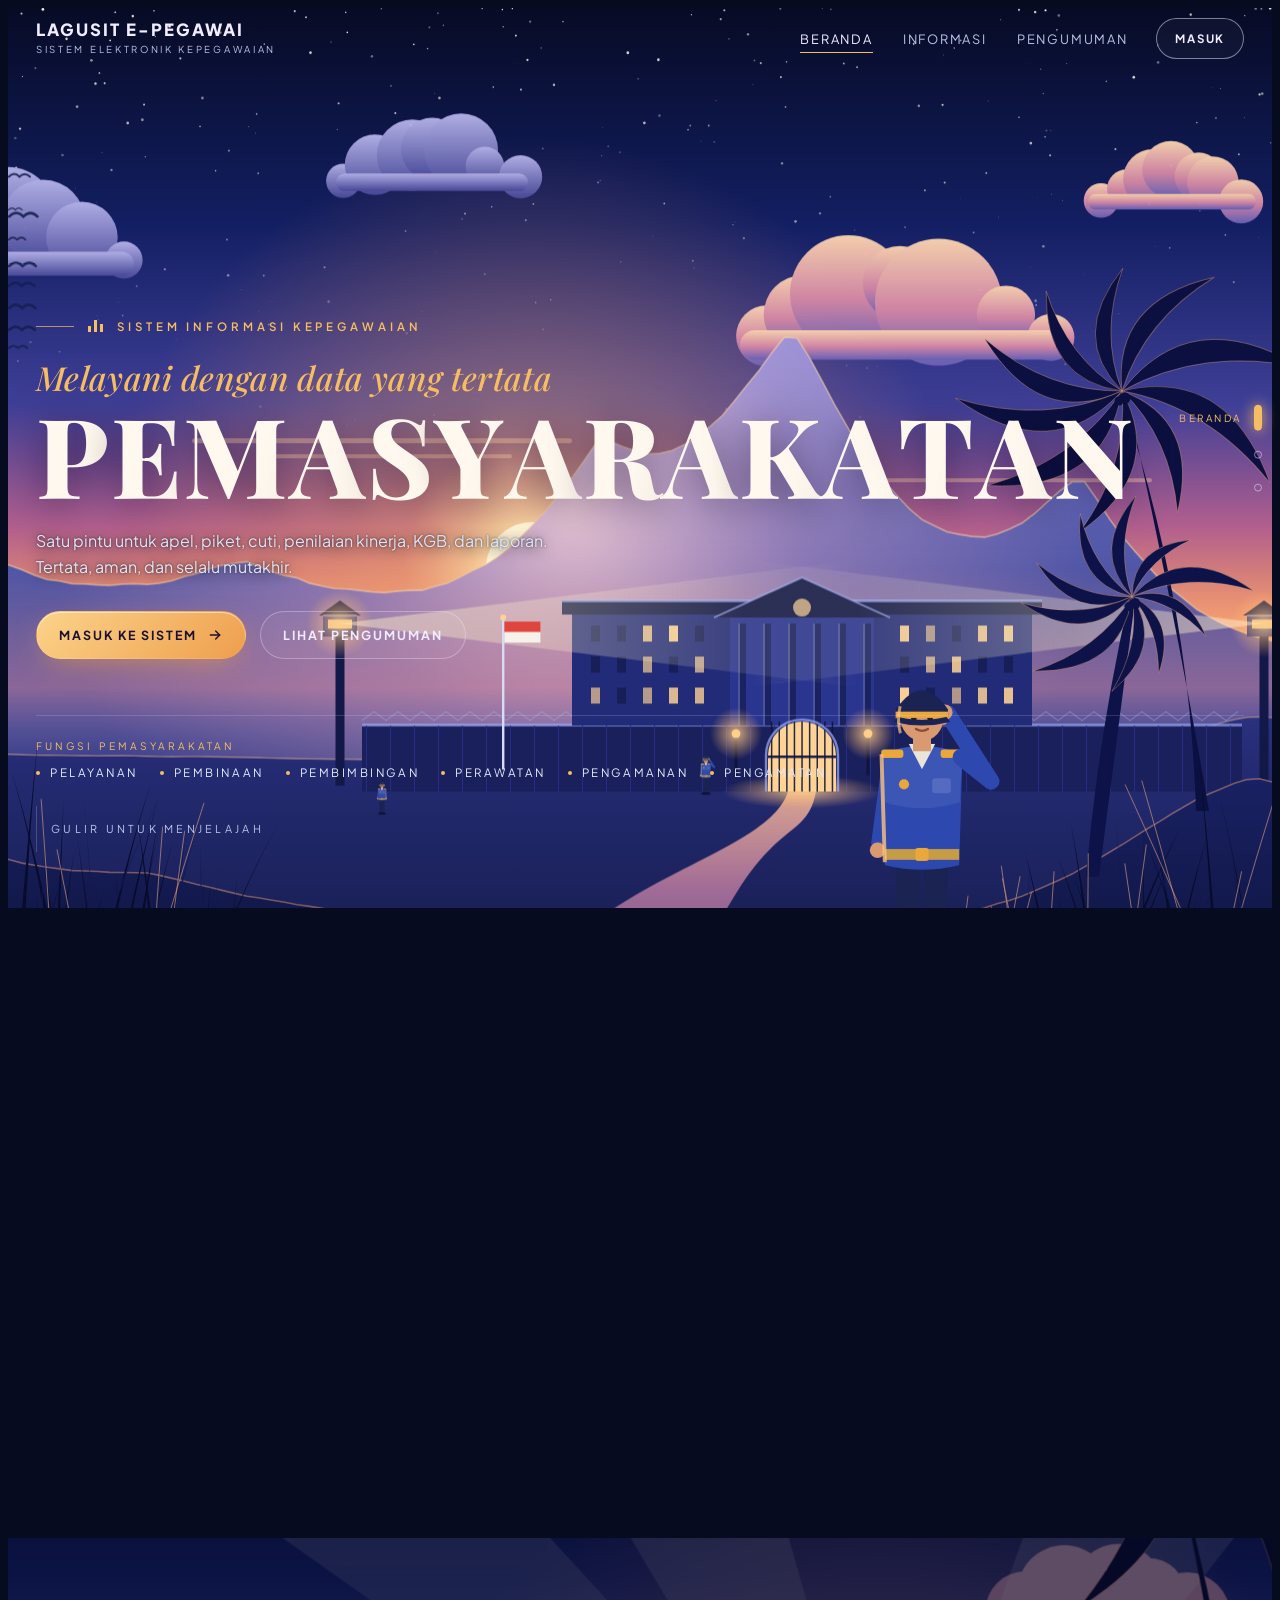
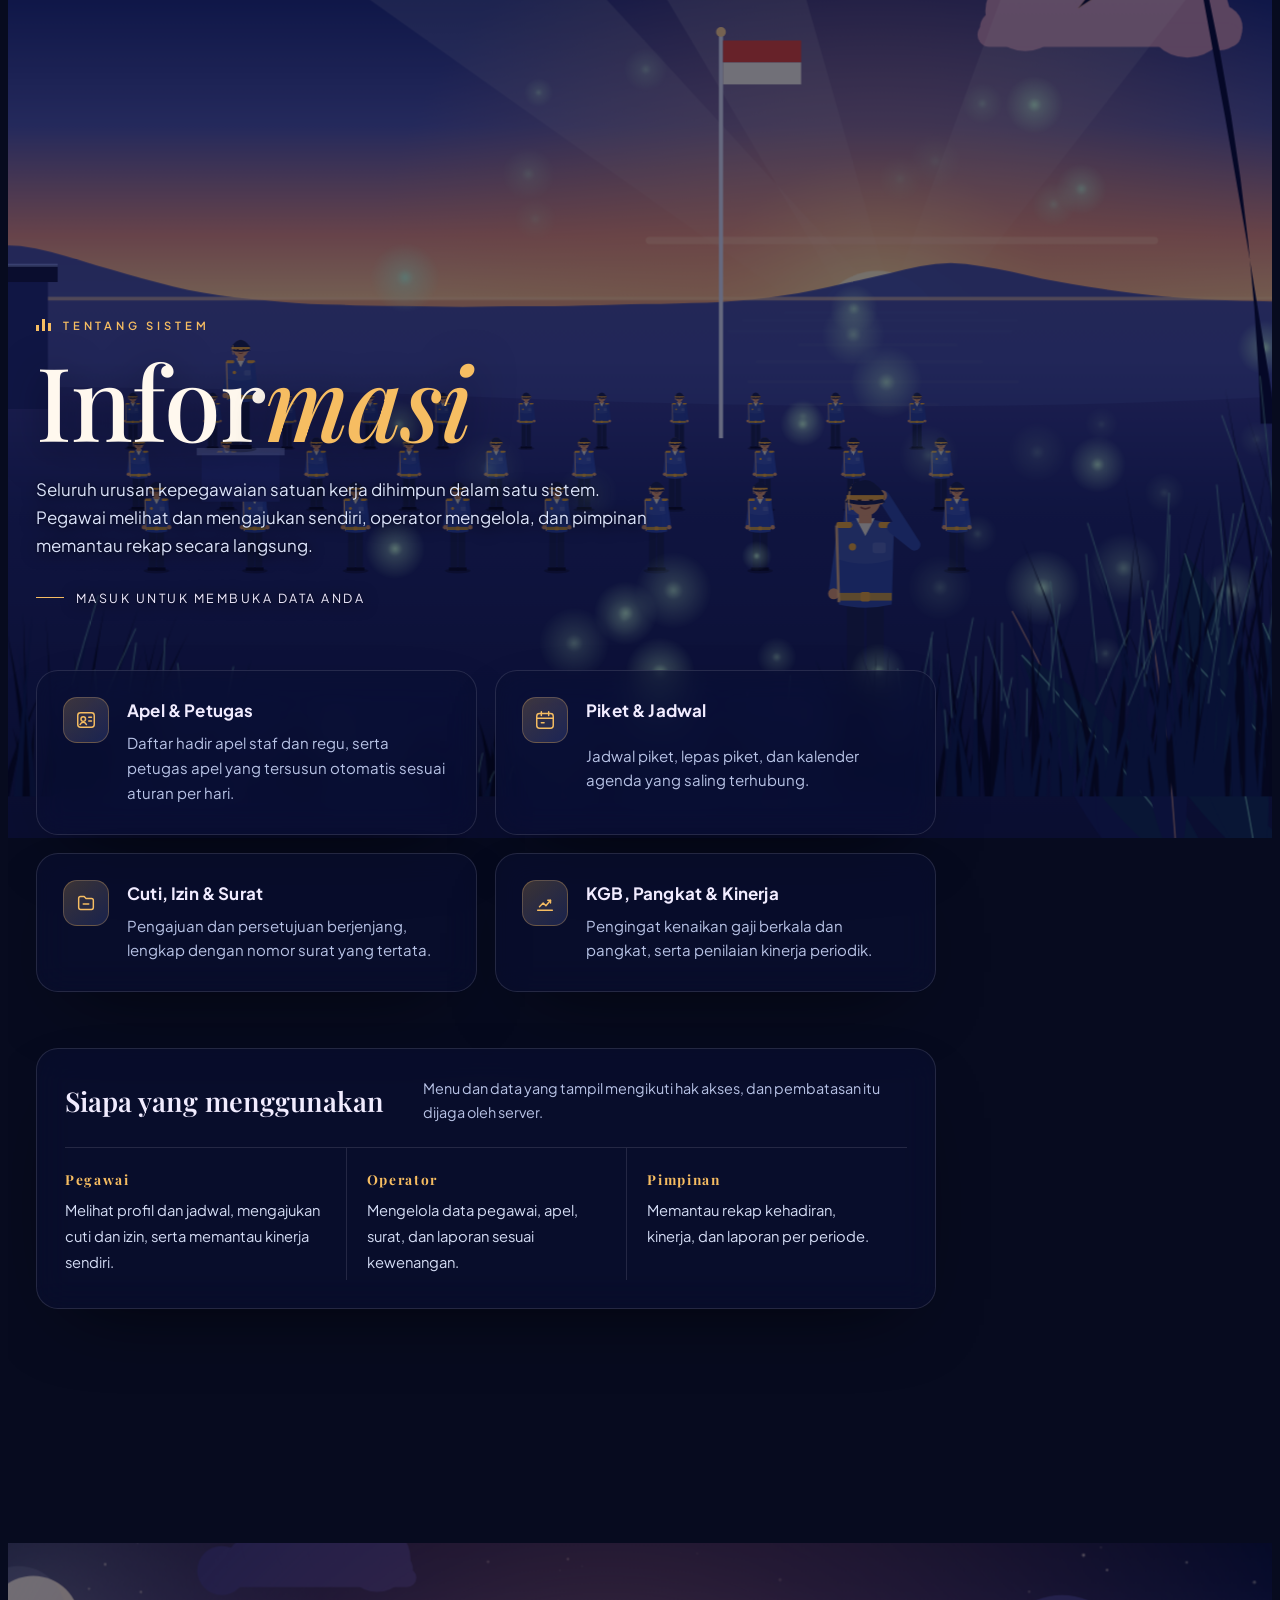
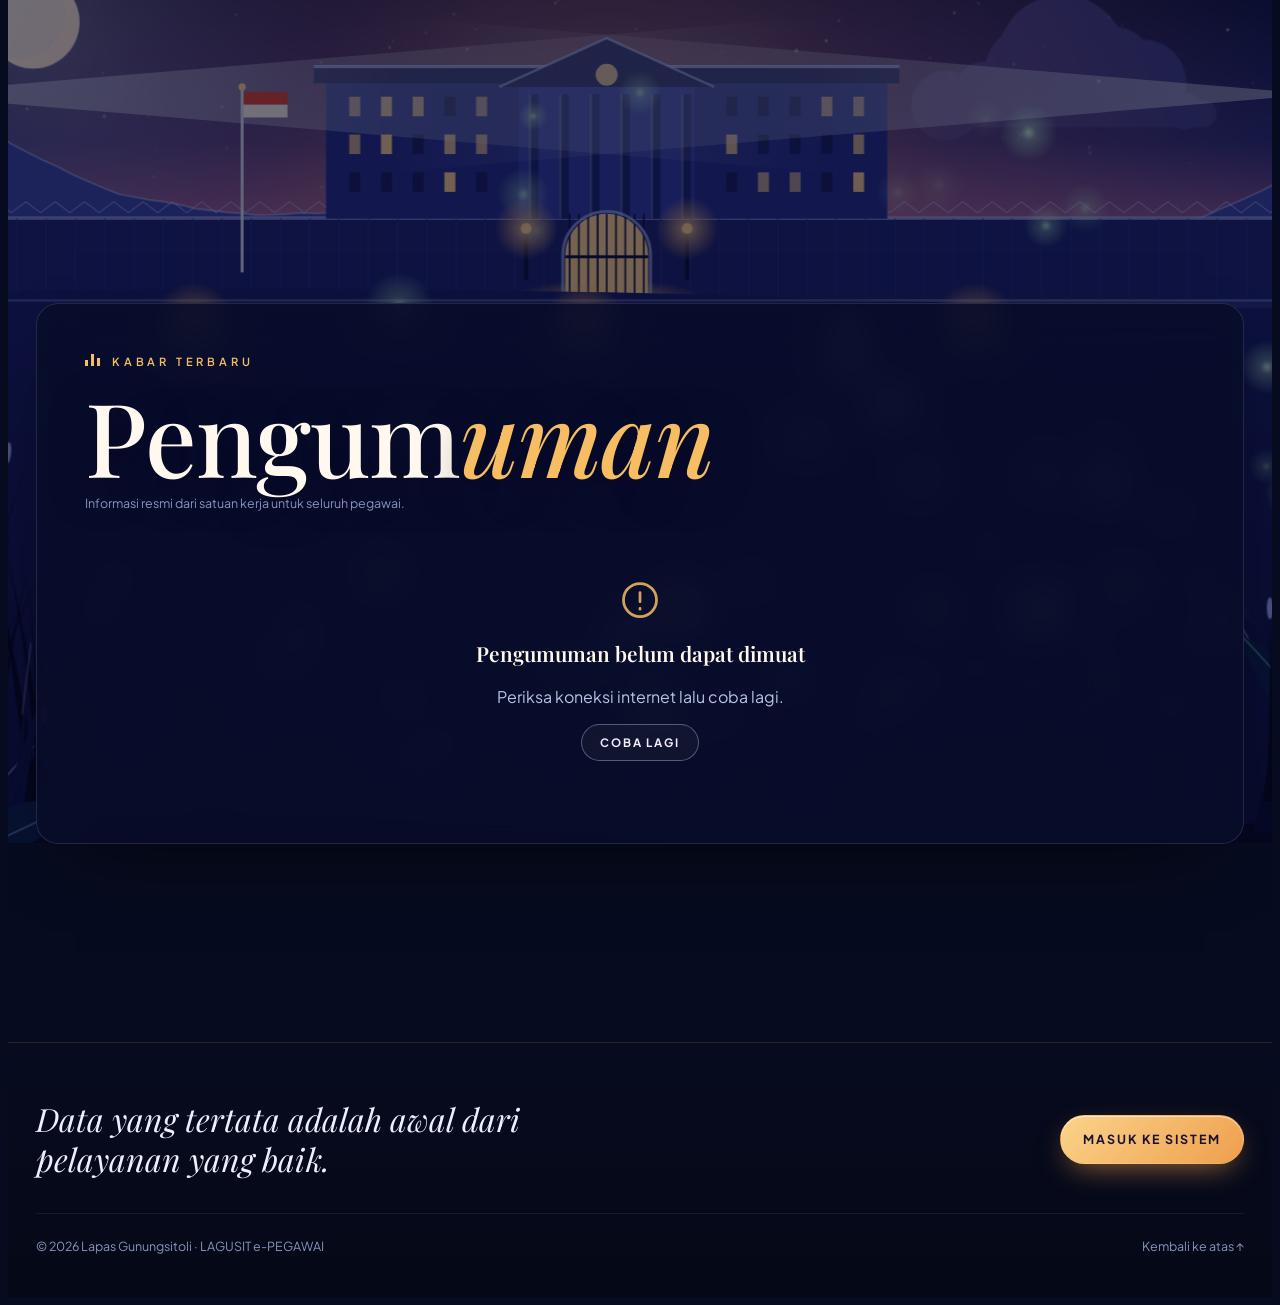
<file: beranda.html>
<!doctype html>
<html lang="id">
<head>
<meta charset="utf-8">
<meta name="viewport" content="width=device-width,initial-scale=1,viewport-fit=cover">
<title>LAGUSIT e-PEGAWAI</title>
<meta name="description" content="Sistem informasi kepegawaian Pemasyarakatan: apel, piket, cuti, KGB, penilaian kinerja, dan pengumuman.">
<meta name="theme-color" content="#070b1f">
<link rel="preconnect" href="https://fonts.googleapis.com">
<link rel="preconnect" href="https://fonts.gstatic.com" crossorigin>
<link rel="stylesheet" href="https://fonts.googleapis.com/css2?family=Playfair+Display:ital,wght@0,500;0,700;0,800;1,500;1,600&family=Plus+Jakarta+Sans:wght@400;500;600;700;800&display=swap">
<link id="favicon" rel="icon" href="data:image/svg+xml,%3Csvg xmlns='http://www.w3.org/2000/svg' viewBox='0 0 24 24'%3E%3Cpath d='M12 2 4 5v6c0 5 3.4 9 8 11 4.6-2 8-6 8-11V5z' fill='%23D97706'/%3E%3C/svg%3E">
<style>
:root{
  color-scheme: dark;
  --night:#070b1f;
  --dusk:#0f1a4a;
  --violet:#6f86e8;
  --gold:#f6bd62;
  --ember:#ef8a5c;
  --mist:#f1ecff;
  --muted:#b8c3e6;
  --faint:#8794bd;
  --line:rgba(246,189,98,.28);
  --glass:rgba(10,16,48,.62);
  --glass-strong:rgba(8,13,40,.88);
  --f-display:"Playfair Display",Georgia,serif;
  --f-serif:"Playfair Display",Georgia,serif;
  --f-body:"Plus Jakarta Sans","Segoe UI",system-ui,sans-serif;
  --gutter-l:max(16px, env(safe-area-inset-left, 0px));
  --gutter-r:max(16px, env(safe-area-inset-right, 0px));
}
*{box-sizing:border-box}
html{scroll-behavior:smooth}
body{background:var(--night);color:var(--mist);font-family:var(--f-body);font-size:16px;line-height:1.65;-webkit-font-smoothing:antialiased}
body::before{content:"";position:fixed;inset:0 0 auto;height:env(safe-area-inset-top,0px);z-index:60;background:var(--night)}
a{color:inherit}
:focus-visible{outline:2px solid var(--gold);outline-offset:3px;border-radius:6px}
.wrap{width:100%;max-width:1240px;margin:0 auto;padding-left:var(--gutter-l);padding-right:var(--gutter-r)}

/* ---------- NAV ---------- */
.nav{position:fixed;top:env(safe-area-inset-top,0px);left:0;right:0;z-index:50;transition:background .5s,border-color .5s,backdrop-filter .5s;border-bottom:1px solid transparent}
.nav.solid{background:rgba(7,11,31,.74);backdrop-filter:blur(14px);-webkit-backdrop-filter:blur(14px);border-bottom-color:rgba(246,189,98,.14)}
.nav .wrap{display:flex;align-items:center;gap:28px;padding-block:18px}
.brand{display:flex;flex-direction:column;line-height:1;text-decoration:none;margin-right:auto}
.brand b{font-family:var(--f-display);font-weight:800;font-size:1.18rem;letter-spacing:.14em}
.brand b i{font-style:normal;color:var(--gold)}
.brand small{font-size:.62rem;letter-spacing:.32em;text-transform:uppercase;color:var(--muted);margin-top:6px}
.nav-links{display:flex;gap:30px;list-style:none;margin:0;padding:0}
.nav-links a{font-size:.8rem;letter-spacing:.14em;text-transform:uppercase;text-decoration:none;color:var(--muted);transition:color .3s;position:relative;padding-block:6px}
.nav-links a::after{content:"";position:absolute;left:0;right:0;bottom:0;height:1px;background:var(--gold);transform:scaleX(0);transform-origin:left;transition:transform .4s}
.nav-links a:hover,.nav-links a.on{color:var(--mist)}
.nav-links a:hover::after,.nav-links a.on::after{transform:scaleX(1)}
.btn{--b:var(--gold);display:inline-flex;align-items:center;gap:10px;font-family:var(--f-body);font-weight:700;font-size:.78rem;letter-spacing:.16em;text-transform:uppercase;border-radius:999px;padding:13px 22px;cursor:pointer;text-decoration:none;border:1px solid var(--b);transition:transform .3s, background .3s, color .3s, box-shadow .3s;white-space:nowrap}
.btn svg{width:16px;height:16px;flex:none}
.btn-gold{background:linear-gradient(135deg,#fbd38a,#ee9f4d);color:#1a1030;border-color:transparent;box-shadow:0 10px 30px -10px rgba(246,160,70,.7), inset 0 1px 0 rgba(255,255,255,.5)}
.btn-gold:hover{transform:translateY(-2px);box-shadow:0 16px 36px -10px rgba(246,160,70,.85), inset 0 1px 0 rgba(255,255,255,.5)}
.btn-ghost{background:rgba(255,255,255,.04);color:var(--mist);border-color:rgba(241,236,255,.32);backdrop-filter:blur(8px);-webkit-backdrop-filter:blur(8px)}
.btn-ghost:hover{background:rgba(255,255,255,.1);transform:translateY(-2px)}
.btn-sm{padding:10px 18px;font-size:.72rem}

/* ---------- SCENES ---------- */
.scene{position:relative;overflow:clip}
.stage{position:sticky;top:0;height:100vh;height:100svh;overflow:hidden;z-index:0}
.stage-inner{position:absolute;inset:0;transform-origin:62% 70%;will-change:transform}
.layer{position:absolute;left:0;top:0;width:100%;height:144.45%;will-change:transform;pointer-events:none}
.layer>svg,.layer>canvas{display:block;width:100%;height:100%}
.layer.fg{top:auto;bottom:-18%;height:48%}
.layer.full{height:100%}
.veil{position:absolute;inset:0;background:#04061a;opacity:0;pointer-events:none}
.content{position:relative;z-index:2;margin-top:-100vh;margin-top:-100svh}

/* intro rise */
.rise{animation:rise 1.8s cubic-bezier(.2,.8,.2,1) both}
@keyframes rise{from{transform:translateY(60px);opacity:.25}to{transform:none;opacity:1}}

/* svg animated bits */
.drift{animation:drift 26s ease-in-out infinite alternate}
.drift.b{animation-duration:34s;animation-direction:alternate-reverse}
@keyframes drift{from{transform:translateX(-50px)}to{transform:translateX(60px)}}
.flick{animation:flick 3.2s steps(1) infinite}
.flick.b{animation-duration:5.4s}
@keyframes flick{0%,100%{opacity:.95}47%{opacity:.25}52%{opacity:.95}78%{opacity:.4}}
.flag{transform-box:fill-box;transform-origin:left center;animation:flag 2.4s ease-in-out infinite}
@keyframes flag{0%,100%{transform:skewY(-4deg) scaleX(1)}50%{transform:skewY(5deg) scaleX(.9)}}
.ray{animation:ray 7s ease-in-out infinite}
.ray:nth-child(2){animation-delay:-2s}.ray:nth-child(3){animation-delay:-4s}.ray:nth-child(4){animation-delay:-5.5s}
@keyframes ray{0%,100%{opacity:.35}50%{opacity:1}}
.shim{transform-box:fill-box;transform-origin:center;animation:shim 2.8s ease-in-out infinite}
@keyframes shim{0%,100%{opacity:.85;transform:scaleX(1)}50%{opacity:.3;transform:scaleX(.55)}}
.pulse{transform-box:fill-box;transform-origin:center;animation:pulse 4s ease-in-out infinite}
@keyframes pulse{0%,100%{opacity:.55;transform:scale(1)}50%{opacity:.9;transform:scale(1.08)}}
.glow-sun{transform-box:fill-box;transform-origin:center;animation:sun 9s ease-in-out infinite}
@keyframes sun{0%,100%{transform:scale(1);opacity:.95}50%{transform:scale(1.06);opacity:1}}

/* birds */
.birds{position:absolute;inset:0;pointer-events:none}
.bird{position:absolute;left:0;width:26px;height:12px;animation:fly linear infinite;opacity:.9}
.bird svg{width:100%;height:100%;overflow:visible}
.bird path{fill:none;stroke:#16204f;stroke-width:2.2;stroke-linecap:round;transform-origin:50% 50%;animation:flap .5s ease-in-out infinite alternate}
@keyframes fly{from{transform:translate(-8vw,0)}to{transform:translate(110vw,-14vh)}}
@keyframes flap{from{transform:scaleY(1)}to{transform:scaleY(-.35)}}

/* ---------- HERO ---------- */
.hero-inner{min-height:100vh;min-height:100svh;display:flex;flex-direction:column;justify-content:flex-end;padding-block:120px 64px}
.hero-copy{max-width:760px}
#heroInner{will-change:transform,opacity}
.eyebrow{display:flex;align-items:center;gap:14px;font-size:.72rem;letter-spacing:.34em;text-transform:uppercase;color:var(--gold);font-weight:600}
.eyebrow::before{content:"";width:38px;height:1px;background:currentColor;opacity:.7}
.bars{display:inline-flex;gap:3px;align-items:flex-end;height:12px}
.bars i{display:block;width:3px;background:var(--gold);animation:bars 1.2s ease-in-out infinite}
.bars i:nth-child(1){height:6px}.bars i:nth-child(2){height:12px;animation-delay:-.4s}.bars i:nth-child(3){height:8px;animation-delay:-.8s}
@keyframes bars{50%{transform:scaleY(.4)}}
.hero-title{font-family:var(--f-display);font-weight:800;font-size:clamp(1.7rem,7.3vw,8.4rem);line-height:.95;letter-spacing:.02em;margin:22px 0 22px;color:#fff8ee;text-shadow:0 6px 40px rgba(20,8,40,.55);white-space:nowrap}
.hero-title span{display:inline-block;animation:letter 1.4s cubic-bezier(.2,.8,.2,1) both}
@keyframes letter{from{opacity:.1;transform:translateY(.35em);filter:blur(10px)}to{opacity:1;transform:none;filter:blur(0)}}
.hero-title em{display:block;font-family:var(--f-serif);font-style:italic;font-weight:500;font-size:.32em;letter-spacing:.01em;color:var(--gold);margin-bottom:.15em;text-shadow:none}
.hero-lead{font-size:clamp(1rem,1.25vw,1.12rem);max-width:540px;color:#dfe6fb;margin:0 0 30px;text-shadow:0 2px 18px rgba(12,6,30,.7)}
.cta{display:flex;flex-wrap:wrap;gap:14px}
.hero-foot{display:flex;flex-wrap:wrap;justify-content:space-between;align-items:flex-end;gap:24px;margin-top:56px;padding-top:22px;border-top:1px solid rgba(241,236,255,.16)}
.pillars{display:flex;flex-wrap:wrap;gap:8px 22px;font-size:.72rem;letter-spacing:.22em;text-transform:uppercase;color:#e3eafc}
.pillars span{display:flex;align-items:center;gap:10px}
.pillars span+span::before{content:"";width:4px;height:4px;border-radius:50%;background:var(--gold)}
.pillars-label{width:100%;color:var(--gold);font-size:.64rem;letter-spacing:.3em}
.cue{display:flex;align-items:center;gap:14px;font-size:.68rem;letter-spacing:.3em;text-transform:uppercase;color:var(--muted)}
.cue i{position:relative;width:1px;height:46px;background:rgba(241,236,255,.2);overflow:hidden}
.cue i::after{content:"";position:absolute;left:0;top:-50%;width:1px;height:50%;background:var(--gold);animation:cue 2s ease-in-out infinite}
@keyframes cue{to{top:100%}}
.hero-spacer{height:70vh;height:70svh}

/* ---------- SECTION HEADINGS ---------- */
.kicker{font-size:.7rem;letter-spacing:.34em;text-transform:uppercase;color:var(--gold);font-weight:600;display:flex;align-items:center;gap:12px}
.kicker .bars{height:11px}
.big{font-family:var(--f-serif);font-weight:500;font-size:clamp(3.2rem,8vw,7.2rem);line-height:.92;letter-spacing:-.01em;margin:.18em 0 .28em;color:#fff8ee;text-shadow:0 8px 40px rgba(8,4,26,.6);text-wrap:balance}
.big i{color:var(--gold);font-style:italic}
.lead{font-size:1.06rem;color:#dbe3fa;max-width:58ch;margin:0}
.more{display:inline-flex;align-items:center;gap:12px;margin-top:22px;font-size:.78rem;letter-spacing:.2em;text-transform:uppercase;text-decoration:none;color:var(--mist);background:none;border:0;padding:6px 0;cursor:pointer;font-family:inherit}
.more::before{content:"";width:28px;height:1px;background:var(--gold);transition:width .4s}
.more:hover::before{width:52px}

/* ---------- INFORMASI ---------- */
.info-inner{padding-block:42vh 26vh;display:grid;gap:56px}
.info-head{max-width:620px}
.glass{background:var(--glass);border:1px solid rgba(241,236,255,.12);backdrop-filter:blur(16px) saturate(130%);-webkit-backdrop-filter:blur(16px) saturate(130%);border-radius:22px;box-shadow:0 30px 80px -40px rgba(0,0,0,.8)}
.features{display:grid;grid-template-columns:repeat(2,minmax(0,1fr));gap:18px;max-width:900px}
.feat{padding:26px 26px 28px;display:grid;grid-template-columns:auto 1fr;gap:6px 18px;align-items:start;transition:transform .5s, border-color .5s}
.feat:hover{transform:translateY(-4px);border-color:var(--line)}
.ico{grid-row:span 2;width:46px;height:46px;border-radius:14px;display:grid;place-items:center;background:linear-gradient(140deg,rgba(246,189,98,.22),rgba(111,134,232,.18));border:1px solid var(--line);color:var(--gold)}
.ico svg{width:22px;height:22px}
.feat h3{margin:0;font-size:1.06rem;font-weight:700;letter-spacing:.01em}
.feat p{margin:0;color:var(--muted);font-size:.94rem;min-width:0}
.roles{max-width:900px;padding:28px;display:grid;gap:22px}
.roles-top{display:flex;flex-wrap:wrap;justify-content:space-between;align-items:center;gap:12px}
.roles-top h3{margin:0;font-family:var(--f-serif);font-weight:600;font-size:1.7rem}
.roles-top p{margin:0;color:var(--muted);font-size:.9rem;max-width:44ch}
.role-row{display:grid;grid-template-columns:repeat(3,minmax(0,1fr));gap:0;border-top:1px solid rgba(241,236,255,.12)}
.role{padding:20px 20px 4px 0;min-width:0}
.role+.role{padding-left:20px;border-left:1px solid rgba(241,236,255,.12)}
.role b{display:block;font-family:var(--f-display);font-size:.86rem;letter-spacing:.12em;color:var(--gold);margin-bottom:6px}
.role span{color:#d5ddf5;font-size:.92rem}

/* ---------- PENGUMUMAN ---------- */
.ann-inner{padding-block:40vh 22vh}
.ann-panel{padding:clamp(22px,4vw,48px);display:grid;gap:30px;background:var(--glass-strong)}
.ann-top{display:flex;flex-wrap:wrap;justify-content:space-between;align-items:flex-end;gap:24px}
.ann-top .big{margin-bottom:.1em}
.note{font-size:.78rem;color:var(--faint);margin:0}
.chips{display:flex;flex-wrap:wrap;gap:8px}
.chip{font:600 .72rem/1 var(--f-body);letter-spacing:.14em;text-transform:uppercase;padding:10px 16px;border-radius:999px;border:1px solid rgba(241,236,255,.2);background:transparent;color:var(--muted);cursor:pointer;transition:all .3s}
.chip:hover{color:var(--mist);border-color:rgba(241,236,255,.45)}
.chip[aria-pressed="true"]{background:var(--gold);color:#1a1030;border-color:var(--gold)}
.ann-grid{display:grid;grid-template-columns:repeat(2,minmax(0,1fr));gap:18px}
.card{position:relative;border-radius:18px;padding:24px 24px 20px;background:linear-gradient(160deg,rgba(255,255,255,.06),rgba(255,255,255,.015));border:1px solid rgba(241,236,255,.1);display:flex;flex-direction:column;gap:12px;transition:border-color .4s, transform .4s;min-width:0}
.card:hover{border-color:var(--line);transform:translateY(-3px)}
.card.featured{grid-column:1/-1;padding:32px;background:linear-gradient(120deg,rgba(246,189,98,.16),rgba(111,134,232,.1) 55%,rgba(255,255,255,.02));border-color:var(--line)}
.card.featured h3{font-size:clamp(1.5rem,2.6vw,2.1rem)}
.meta{display:flex;flex-wrap:wrap;align-items:center;gap:10px 14px;font-size:.74rem;letter-spacing:.08em;color:var(--faint)}
.tag{font-weight:700;letter-spacing:.16em;text-transform:uppercase;font-size:.64rem;padding:6px 10px;border-radius:999px;border:1px solid currentColor}
.tag.penting{color:#ffb38f}.tag.kepegawaian{color:var(--gold)}.tag.sistem{color:#a9c2ff}.tag.kinerja{color:#c6a8ff}
.date{font-variant-numeric:tabular-nums}
.card h3{margin:0;font-family:var(--f-serif);font-weight:600;font-size:1.45rem;line-height:1.15;color:#fff8ee;text-wrap:balance}
.card p{margin:0;color:#d1daf2;font-size:.95rem}
.card .detail{color:var(--muted);font-size:.92rem;border-top:1px dashed rgba(241,236,255,.16);padding-top:12px}
.card .more{margin-top:auto;font-size:.7rem}
.empty{grid-column:1/-1;color:var(--muted);text-align:center;padding:30px}

/* ---------- FOOTER ---------- */
footer{position:relative;z-index:2;background:linear-gradient(#070b1f,#050816);border-top:1px solid rgba(246,189,98,.14)}
footer .wrap{padding-block:56px 40px;display:grid;gap:34px}
.foot-top{display:flex;flex-wrap:wrap;justify-content:space-between;align-items:center;gap:24px}
.foot-quote{font-family:var(--f-serif);font-style:italic;font-size:clamp(1.4rem,2.6vw,2rem);color:#eaf0ff;max-width:28ch;line-height:1.25;margin:0}
.foot-bot{display:flex;flex-wrap:wrap;justify-content:space-between;gap:12px;font-size:.78rem;color:var(--faint);border-top:1px solid rgba(241,236,255,.08);padding-top:22px}
.foot-bot a{text-decoration:none}
.foot-bot a:hover{color:var(--mist)}

/* ---------- SCENE DOTS ---------- */
.dots{position:fixed;right:calc(18px + env(safe-area-inset-right,0px));top:50%;transform:translateY(-50%);z-index:40;display:grid;gap:16px}
.dots a{display:flex;align-items:center;justify-content:flex-end;gap:12px;text-decoration:none;font-size:.62rem;letter-spacing:.26em;text-transform:uppercase;color:transparent;transition:color .4s}
.dots a i{width:8px;height:8px;border-radius:50%;border:1px solid rgba(241,236,255,.5);transition:all .4s}
.dots a:hover{color:var(--muted)}
.dots a.on{color:var(--gold)}
.dots a.on i{background:var(--gold);border-color:var(--gold);box-shadow:0 0 14px var(--gold);height:26px;border-radius:6px}

/* ---------- RESPONSIVE ---------- */
@media (max-width:900px){
  .nav-links,.dots{display:none}
  .features{grid-template-columns:minmax(0,1fr)}
  .ann-grid{grid-template-columns:minmax(0,1fr)}
  .role-row{grid-template-columns:minmax(0,1fr)}
  .role+.role{padding-left:0;border-left:0;border-top:1px solid rgba(241,236,255,.12)}
  .role{padding:16px 0 4px}
}
@media (max-width:520px){
  .nav .wrap{padding-block:14px}
  .brand small{letter-spacing:.2em}
  .hero-inner{padding-block:100px 40px}
  .hero-foot{margin-top:36px}
  .cue{display:none}
  .feat{padding:22px}
  .card.featured{padding:24px}
}
@media (prefers-reduced-motion:reduce){
  *,*::before,*::after{animation-duration:.01ms!important;animation-iteration-count:1!important;transition-duration:.01ms!important}
  html{scroll-behavior:auto}
}
/* ---------- TAMBAHAN: figur petugas & animasi adegan ---------- */
.walkx{animation:walkx var(--dur,30s) linear infinite}
@keyframes walkx{0%{transform:translateX(0);opacity:0}5%{opacity:1}95%{opacity:1}100%{transform:translateX(var(--dx));opacity:0}}
.legL,.legR,.armL,.armR,.salute,.bob,.idle,.palm,.sweep,.sweepR{transform-box:fill-box}
.legL,.legR,.armL,.armR{transform-origin:50% 0}
.legL{animation:swing .9s ease-in-out infinite alternate}.legR{animation:swing .9s ease-in-out infinite alternate-reverse}
.armL{animation:swing2 .9s ease-in-out infinite alternate-reverse}.armR{animation:swing2 .9s ease-in-out infinite alternate}
@keyframes swing{from{transform:rotate(-22deg)}to{transform:rotate(22deg)}}
@keyframes swing2{from{transform:rotate(-14deg)}to{transform:rotate(14deg)}}
.salute{transform-origin:20% 90%;animation:salute 3.8s ease-in-out infinite}
@keyframes salute{0%,100%{transform:rotate(0)}50%{transform:rotate(-4deg)}}
.bob{transform-origin:50% 100%;animation:bob 3s ease-in-out infinite}
@keyframes bob{0%,100%{transform:translateY(0)}50%{transform:translateY(-1.6px)}}
.idle{transform-origin:50% 100%;animation:idle 5s ease-in-out infinite}
@keyframes idle{0%,100%{transform:scaleY(1)}50%{transform:scaleY(1.01)}}
.palm{transform-origin:50% 92%;animation:palmsway 6s ease-in-out infinite alternate}
@keyframes palmsway{from{transform:rotate(-2.6deg)}to{transform:rotate(2.6deg)}}
.sweep{transform-origin:0% 50%;animation:sweep 9s ease-in-out infinite alternate}.sweep.b{animation-duration:12s}
.sweepR{transform-origin:100% 50%;animation:sweepR 10s ease-in-out infinite alternate}.sweepR.b{animation-duration:13s}
@keyframes sweep{from{transform:rotate(-26deg)}to{transform:rotate(12deg)}}
@keyframes sweepR{from{transform:rotate(26deg)}to{transform:rotate(-12deg)}}

/* ---------- TAMBAHAN: antarmuka ---------- */
.brand{flex-direction:row;align-items:center;gap:12px}.brand img{width:38px;height:38px;object-fit:contain;border-radius:10px}
.brand .bt{display:flex;flex-direction:column;line-height:1}.brand b{font-family:var(--f-body);font-weight:800;font-size:1.05rem;letter-spacing:.12em;text-transform:uppercase}
.brand small{font-size:.6rem;letter-spacing:.28em}
.btn-line{background:rgba(255,255,255,.03);color:var(--mist);border-color:rgba(241,236,255,.5);backdrop-filter:blur(8px);-webkit-backdrop-filter:blur(8px)}
.btn-line:hover{background:var(--gold);color:#1a1030;border-color:var(--gold);transform:translateY(-2px)}
.hero-copy{max-width:min(1100px,100%)}
.hero-title{white-space:nowrap;text-transform:uppercase;font-weight:800;letter-spacing:.015em}
.hero-title em{text-transform:none;font-size:.3em;max-width:22em;white-space:normal;line-height:1.15}
.hero-lead{max-width:560px}
.hero-inner{padding-block:120px 56px}
.idle-wrap{display:block}
.card .meta .when{color:var(--muted)}
.card .meta .ic{display:inline-flex;align-items:center;gap:6px}
.card .meta svg{width:14px;height:14px;flex:none}
.card .detail{white-space:pre-line}
.tag.baru{color:#ffb38f}.tag.biasa{color:var(--gold)}
.ann-state{grid-column:1/-1;text-align:center;color:var(--muted);padding:34px 12px;display:grid;gap:14px;justify-items:center}
.ann-state svg{width:44px;height:44px;color:var(--gold);opacity:.85}
.ann-state b{font-family:var(--f-serif);font-weight:600;font-size:1.3rem;color:#fff8ee}
.sk{height:150px;border-radius:18px;background:linear-gradient(100deg,rgba(255,255,255,.04) 30%,rgba(255,255,255,.1) 50%,rgba(255,255,255,.04) 70%);background-size:220% 100%;animation:sk 1.4s linear infinite}
@keyframes sk{to{background-position:-120% 0}}
.moreAll{justify-self:center;grid-column:1/-1}
@media (max-width:520px){.brand small{display:none}.hero-title{letter-spacing:0}.ann-panel{padding:20px}}

.hero-lead,.lead,.info-head .more{text-shadow:0 2px 16px rgba(4,6,26,.95),0 0 3px rgba(4,6,26,.6)}
@media (max-width:900px){
  #beranda .content::before{content:"";position:absolute;inset:0;background:linear-gradient(180deg,transparent 28%,rgba(7,11,31,.62) 78%);pointer-events:none}
  .info-head{background:radial-gradient(120% 100% at 0 50%,rgba(7,11,31,.55),transparent 75%)}
}

</style>
</head>
<body>
<header class="nav" id="nav">
  <div class="wrap">
    <a class="brand" href="#beranda" aria-label="Ke beranda">
      <img id="bLogo" alt="" hidden>
      <span class="bt"><b id="bNama">LAGUSIT e-PEGAWAI</b><small id="bSub">Sistem Elektronik Kepegawaian</small></span>
    </a>
    <ul class="nav-links">
      <li><a href="#beranda" data-nav="beranda">Beranda</a></li>
      <li><a href="#informasi" data-nav="informasi" id="nInfo">Informasi</a></li>
      <li><a href="#pengumuman" data-nav="pengumuman" id="nPeng">Pengumuman</a></li>
    </ul>
    <a class="btn btn-line btn-sm" href="index.html">Masuk</a>
  </div>
</header>
<nav class="dots" aria-label="Navigasi adegan">
  <a href="#beranda" data-dot="beranda">Beranda<i></i></a>
  <a href="#informasi" data-dot="informasi">Informasi<i></i></a>
  <a href="#pengumuman" data-dot="pengumuman">Pengumuman<i></i></a>
</nav>
<main>
  <!-- ADEGAN 1 -->
  <section class="scene" id="beranda" data-scene="hero">
    <div class="stage" data-focus=".68">
      <div class="stage-inner">
        <div class="layer" data-depth=".04" data-mx="4"><svg class="art" id="h-sky" aria-hidden="true"></svg></div>
        <div class="layer full" data-depth=".04"><canvas id="h-stars" aria-hidden="true"></canvas></div>
        <div class="layer" data-depth=".12" data-mx="10"><svg class="art rise" id="h-cloud" aria-hidden="true" style="animation-delay:.1s"></svg></div>
        <div class="layer" data-depth=".22" data-mx="16"><svg class="art rise" id="h-far" aria-hidden="true" style="animation-delay:.15s"></svg></div>
        <div class="layer full" data-depth=".28" data-mx="20"><div class="birds" id="h-birds" aria-hidden="true"></div></div>
        <div class="layer" data-depth=".38" data-mx="26"><svg class="art rise" id="h-mid" aria-hidden="true" style="animation-delay:.3s"></svg></div>
        <div class="layer" data-depth=".6" data-mx="40"><svg class="art rise" id="h-near" aria-hidden="true" style="animation-delay:.45s"></svg></div>
        <div class="layer fg" data-depth=".9" data-mx="60"><canvas id="h-grass" class="rise" aria-hidden="true" style="animation-delay:.55s"></canvas></div>
        <div class="veil"></div>
      </div>
    </div>
    <div class="content">
      <div class="wrap hero-inner" id="heroInner">
        <div class="hero-copy">
          <div class="eyebrow"><span class="bars" aria-hidden="true"><i></i><i></i><i></i></span><span id="hKicker"></span></div>
          <h1 class="hero-title" id="heroTitle"></h1>
          <p class="hero-lead" id="hLead"></p>
          <div class="cta">
            <a class="btn btn-gold" href="index.html"><span id="hTombol">Masuk ke Sistem</span><svg viewBox="0 0 24 24" fill="none" stroke="currentColor" stroke-width="2" stroke-linecap="round" stroke-linejoin="round"><path d="M5 12h14"/><path d="M13 6l6 6-6 6"/></svg></a>
            <a class="btn btn-ghost" href="#pengumuman" id="hLihat">Lihat Pengumuman</a>
          </div>
        </div>
        <div class="hero-foot">
          <div class="pillars" id="hPilar"></div>
          <div class="cue"><i></i>Gulir untuk menjelajah</div>
        </div>
      </div>
      <div class="hero-spacer"></div>
    </div>
  </section>

  <!-- ADEGAN 2 -->
  <section class="scene" id="informasi" data-scene="info">
    <div class="stage" data-focus=".62">
      <div class="stage-inner">
        <div class="layer" data-depth=".04"><svg class="art" id="i-sky" aria-hidden="true"></svg></div>
        <div class="layer" data-depth=".14"><svg class="art" id="i-far" aria-hidden="true"></svg></div>
        <div class="layer" data-depth=".3"><svg class="art" id="i-mid" aria-hidden="true"></svg></div>
        <div class="layer full" data-depth=".3"><canvas id="i-flies" aria-hidden="true"></canvas></div>
        <div class="layer" data-depth=".55"><svg class="art" id="i-near" aria-hidden="true"></svg></div>
        <div class="layer fg" data-depth=".85"><canvas id="i-grass" aria-hidden="true"></canvas></div>
        <div class="veil"></div>
      </div>
    </div>
    <div class="content">
      <div class="wrap info-inner">
        <div class="info-head">
          <div class="kicker"><span class="bars" aria-hidden="true"><i></i><i></i><i></i></span><span id="iKicker"></span></div>
          <h2 class="big" id="iJudul"></h2>
          <p class="lead" id="iLead"></p>
          <a class="more" href="index.html">Masuk untuk membuka data Anda</a>
        </div>
        <div class="features" id="iFitur"></div>
        <div class="roles glass">
          <div class="roles-top"><h3 id="pJudul"></h3><p id="pLead"></p></div>
          <div class="role-row" id="pPeran"></div>
        </div>
      </div>
    </div>
  </section>

  <!-- ADEGAN 3 -->
  <section class="scene" id="pengumuman" data-scene="ann">
    <div class="stage" data-focus=".5">
      <div class="stage-inner">
        <div class="layer" data-depth=".04"><svg class="art" id="a-sky" aria-hidden="true"></svg></div>
        <div class="layer full" data-depth=".04"><canvas id="a-stars" aria-hidden="true"></canvas></div>
        <div class="layer" data-depth=".14"><svg class="art" id="a-far" aria-hidden="true"></svg></div>
        <div class="layer" data-depth=".3"><svg class="art" id="a-city" aria-hidden="true"></svg></div>
        <div class="layer full" data-depth=".25"><canvas id="a-flies" aria-hidden="true"></canvas></div>
        <div class="layer" data-depth=".55"><svg class="art" id="a-near" aria-hidden="true"></svg></div>
        <div class="layer fg" data-depth=".85"><canvas id="a-reeds" aria-hidden="true"></canvas></div>
        <div class="veil"></div>
      </div>
    </div>
    <div class="content">
      <div class="wrap ann-inner">
        <div class="ann-panel glass">
          <div class="ann-top">
            <div>
              <div class="kicker"><span class="bars" aria-hidden="true"><i></i><i></i><i></i></span><span id="gKicker"></span></div>
              <h2 class="big" id="gJudul"></h2>
              <p class="note" id="gLead"></p>
            </div>
          </div>
          <div class="ann-grid" id="annGrid" aria-live="polite"></div>
        </div>
      </div>
    </div>
  </section>
</main>
<footer>
  <div class="wrap">
    <div class="foot-top">
      <p class="foot-quote" id="fKutip"></p>
      <a class="btn btn-gold" href="index.html"><span id="fTombol">Masuk ke Sistem</span></a>
    </div>
    <div class="foot-bot"><span id="fHak"></span><a href="#beranda">Kembali ke atas ↑</a></div>
  </div>
</footer>
<script src="js/config.js"></script>
<script>
(function(){
"use strict";
const reduce=matchMedia('(prefers-reduced-motion: reduce)').matches;
function rng(seed){return function(){seed|=0;seed=seed+0x6D2B79F5|0;let t=Math.imul(seed^seed>>>15,1|seed);t=t+Math.imul(t^t>>>7,61|t)^t;return((t^t>>>14)>>>0)/4294967296}}
const W=1600,H=1300;
function ridge(o){
  const r=rng(o.seed),n=128,pts=new Float32Array(n+1);let size=n,a=o.amp;
  while(size>1){const hs=size/2;for(let i=hs;i<n;i+=size)pts[i]=(pts[i-hs]+pts[i+hs])/2+(r()*2-1)*a;a*=(o.rough||.55);size=hs}
  const ys=[];
  for(let i=0;i<=n;i++){const u=i/n;let y=o.base-pts[i];(o.peaks||[]).forEach(p=>{y-=p.h*Math.exp(-Math.pow(Math.abs(u-p.x)/p.w,p.s||1.25))});ys.push(y)}
  let line='';ys.forEach((y,i)=>{line+=(i?'L':'M')+(i/n*W).toFixed(1)+' '+y.toFixed(1)+' '});
  return{fill:line+`L${W} ${H} L0 ${H}Z`,line,yAt:x=>{const f=x/W*n,i=Math.max(0,Math.min(n-1,Math.floor(f))),t=f-i;return ys[i]*(1-t)+ys[i+1]*t}};
}
const $=s=>document.querySelector(s);
function put(id,html){const el=document.getElementById(id);el.setAttribute('preserveAspectRatio','xMinYMin meet');el.setAttribute('viewBox','0 0 1600 1300');el.innerHTML=html}
const lg=(id,stops,x1=0,y1=0,x2=0,y2=1,user)=>`<linearGradient id="${id}" x1="${x1}" y1="${y1}" x2="${x2}" y2="${y2}"${user?' gradientUnits="userSpaceOnUse"':''}>${stops.map(s=>`<stop offset="${s[0]}" stop-color="${s[1]}"${s[2]!=null?` stop-opacity="${s[2]}"`:''}/>`).join('')}</linearGradient>`;
const rg=(id,stops,cx=.5,cy=.5,r=.5)=>`<radialGradient id="${id}" cx="${cx}" cy="${cy}" r="${r}">${stops.map(s=>`<stop offset="${s[0]}" stop-color="${s[1]}" stop-opacity="${s[2]!=null?s[2]:1}"/>`).join('')}</radialGradient>`;
function cloud(x,y,s,fill,cls){
  const r=rng(Math.round(x*7+y));let c='';
  for(let i=0;i<7;i++){const cx=x+(i-3)*34*s+(r()-.5)*20*s,cy=y-(Math.sin(i/6*Math.PI))*36*s+(r()-.5)*10*s,rad=(26+r()*30)*s*(1-Math.abs(i-3)/7);c+=`<circle cx="${cx.toFixed(1)}" cy="${cy.toFixed(1)}" r="${rad.toFixed(1)}"/>`}
  c+=`<rect x="${x-120*s}" y="${y-6*s}" width="${240*s}" height="${22*s}" rx="${11*s}"/>`;
  return `<g class="${cls||''}" fill="${fill}">${c}</g>`;
}
function leaf(x,y,len,wid,ang,fill,rim){
  const d=`M0 0 C${wid} ${-len*.3} ${wid*.7} ${-len*.8} 0 ${-len} C${-wid*.7} ${-len*.8} ${-wid} ${-len*.3} 0 0Z`;
  return `<g transform="translate(${x.toFixed(1)} ${y.toFixed(1)}) rotate(${ang.toFixed(1)})"><path d="${d}" fill="${fill}"/>${rim?`<path d="M0 0 C${wid*.2} ${-len*.4} ${wid*.1} ${-len*.8} 0 ${-len}" stroke="${rim}" stroke-width="1.4" fill="none" opacity=".55"/>`:''}</g>`;
}

/* ============ FIGUR & BANGUNAN BERSAMA ============ */
/* Petugas berseragam (tanpa lambang, nama, atau tulisan apa pun). Titik pijak di (x,y); h = tinggi. */
function petugas(x,y,h,o={}){
  const s=h/100,d=o.dir||1,sh=o.shirt||'#2f4aa8',pt=o.pants||'#1a2352',sk=o.skin||'#d99a72',cp=o.cap||'#1a2352',rim=o.rim||'#ffb878',bd=o.band||'#e9a73c';
  const lg=o.walk?['legL','legR']:['',''];
  const arm=o.salute
    ?`<g class="salute"><path d="M13 -81 L23 -73 L8.5 -95.5" fill="none" stroke="${sh}" stroke-width="5.6" stroke-linecap="round" stroke-linejoin="round"/><circle cx="7.6" cy="-96" r="2.6" fill="${sk}"/></g>`
    :`<g class="${o.walk?'armR':''}"><path d="M13 -82 L17 -52 L12.4 -51 L9 -78Z" fill="${sh}"/><circle cx="14.8" cy="-50" r="2.6" fill="${sk}"/></g>`;
  const g=`<ellipse cx="0" cy="1" rx="15" ry="3" fill="#000" opacity=".28"/>
    <g class="${lg[0]}"><rect x="-8.6" y="-46" width="8" height="43" rx="2.5" fill="${pt}"/><path d="M-10.4 -3 h11.2 v4 h-11.2z" fill="#0a0d29"/></g>
    <g class="${lg[1]}"><rect x="0.6" y="-46" width="8" height="43" rx="2.5" fill="${pt}"/><path d="M-0.8 -3 h11.2 v4 h-11.2z" fill="#0a0d29"/></g>
    <g class="${o.walk?'armL':''}"><path d="M-13 -82 L-17 -52 L-12.4 -51 L-9 -78Z" fill="${sh}"/><circle cx="-14.8" cy="-50" r="2.6" fill="${sk}"/></g>
    <path d="M-13.5 -82 Q0 -87.5 13.5 -82 L12.4 -45 Q0 -42 -12.4 -45Z" fill="${sh}"/>
    <path d="M-13.5 -82 Q0 -87.5 13.5 -82 L12.6 -66 Q0 -62 -12.6 -66Z" fill="#fff" opacity=".07"/>
    <rect x="-12.4" y="-50.4" width="24.8" height="3.6" fill="#c79c46"/><rect x="-2.2" y="-50.8" width="4.4" height="4.4" rx=".8" fill="${bd}"/>
    <rect x="-13.6" y="-83.6" width="7.4" height="2.8" rx="1" fill="${bd}"/><rect x="6.2" y="-83.6" width="7.4" height="2.8" rx="1" fill="${bd}"/>
    <rect x="3.4" y="-74" width="6.2" height="5" rx="1" fill="#fff" opacity=".13"/><circle cx="-6" cy="-72" r="1.7" fill="${bd}"/>
    <path d="M-4.4 -85.4 L0 -77 L4.4 -85.4Z" fill="#e9e5d9"/>
    ${arm}
    <rect x="-3" y="-89" width="6" height="6" fill="${sk}"/>
    <ellipse cx="0" cy="-94.5" rx="7.3" ry="8.1" fill="${sk}"/><ellipse cx="-7.2" cy="-94" rx="1.5" ry="2.2" fill="${sk}"/><ellipse cx="7.2" cy="-94" rx="1.5" ry="2.2" fill="${sk}"/>
    <circle cx="-2.7" cy="-94.2" r=".95" fill="#2a1a14"/><circle cx="2.7" cy="-94.2" r=".95" fill="#2a1a14"/><path d="M-2 -90.4 Q0 -89.2 2 -90.4" stroke="#8a4b3a" stroke-width=".8" fill="none" stroke-linecap="round"/>
    <path d="M-8.6 -97 Q0 -109.5 8.6 -97 L8.8 -94.4 L-8.8 -94.4Z" fill="${cp}"/><rect x="-8.8" y="-96.2" width="17.6" height="2.1" fill="${bd}"/>
    <path d="M-8.2 -94.4 Q0 -92.4 8.2 -94.4 L9.4 -92.8 Q0 -90.4 -9.4 -92.8Z" fill="${cp}"/>
    <path d="M${d*13.5} -82 L${d*12.4} -46" stroke="${rim}" stroke-width="1.3" opacity=".8" fill="none"/><path d="M${d*7.3} -98 Q${d*8.4} -93 ${d*7.2} -89" stroke="${rim}" stroke-width="1" opacity=".7" fill="none"/>`;
  return `<g transform="translate(${x} ${y}) scale(${s})"><g class="${o.cls||''}" style="${o.sty||''}">${g}</g></g>`;
}
function palm(x,y,h,lean,fill,seed,rim){
  const r=rng(seed),tx=x+lean,ty=y-h;
  let f='';for(let i=0;i<10;i++){const a=-168+i*38+(r()-.5)*12,L=h*.36*(.8+r()*.45);
    f+=`<path d="M0 0 Q${(L*.5).toFixed(1)} ${(-L*.38).toFixed(1)} ${L.toFixed(1)} ${(L*.14).toFixed(1)} Q${(L*.5).toFixed(1)} ${(-L*.12).toFixed(1)} 0 0Z" fill="${fill}" transform="rotate(${a.toFixed(1)})"${rim?` stroke="${rim}" stroke-width=".9" stroke-opacity=".4"`:''}/>`}
  return `<path d="M${x-6} ${y} Q${x+lean*.15} ${y-h*.5} ${tx-2.5} ${ty} L${tx+3.5} ${ty} Q${x+lean*.45+7} ${y-h*.5} ${x+7} ${y}Z" fill="${fill}"/>
    <g transform="translate(${tx.toFixed(1)} ${ty.toFixed(1)})"><g class="palm" style="animation-delay:-${(r()*4).toFixed(1)}s">${f}<circle r="5.5" cx="3" cy="7" fill="${fill}"/><circle r="4.5" cx="-3" cy="10" fill="${fill}"/></g></g>`;
}
/* Kompleks lapas: tembok keliling, gedung kantor, gerbang, dua menara jaga dengan lampu sorot, tiang bendera. */
function kompleks(cx,gy,o){
  const T=o.tone,r=rng(o.seed||42),half=o.half||470,night=!!o.night;let c='';
  c+=`<rect x="${cx-half}" y="${gy-44}" width="${half*2}" height="66" fill="${T.wall}"/><rect x="${cx-half}" y="${gy-46}" width="${half*2}" height="3" fill="${T.rim}" opacity=".6"/>`;
  for(let k=0;k<half*2/24;k++)c+=`<rect x="${cx-half+4+k*24}" y="${gy-44}" width="1" height="66" fill="${T.line}"/>`;
  let wire='';for(let k=0;k<=half*2/12;k++)wire+=(k?'L':'M')+(cx-half+k*12)+' '+(gy-47-(k%2?11:2))+' ';
  c+=`<path d="${wire}" fill="none" stroke="${T.wire}" stroke-width="1" opacity=".55"/>`;
  const bx=cx-230,bw=460,bh=112,by=gy-44-bh;
  c+=`<rect x="${bx}" y="${by}" width="${bw}" height="${bh}" fill="${T.body}"/><rect x="${bx-10}" y="${by-13}" width="${bw+20}" height="14" fill="${T.roof}"/><rect x="${bx-10}" y="${by-14}" width="${bw+20}" height="2.6" fill="${T.rim}" opacity=".7"/>`;
  c+=`<rect x="${cx-72}" y="${by+4}" width="144" height="${bh-4}" fill="${T.body2}"/><path d="M${cx-88} ${by+4} L${cx} ${by-36} L${cx+88} ${by+4}Z" fill="${T.roof}"/><path d="M${cx-88} ${by+4} L${cx} ${by-36} L${cx+88} ${by+4}" fill="none" stroke="${T.rim}" stroke-width="2" opacity=".6"/>`;
  for(let k=0;k<6;k++)c+=`<rect x="${cx-64+k*25}" y="${by+10}" width="8" height="${bh-10}" fill="${T.pillar}"/><rect x="${cx-64+k*25}" y="${by+10}" width="2" height="${bh-10}" fill="${T.rim}" opacity=".35"/>`;
  c+=`<circle cx="${cx}" cy="${by-6}" r="9" fill="${T.lit}" opacity="${night?.85:.7}" class="flick b"/>`;
  [-1,1].forEach(sd=>{for(let rw=0;rw<3;rw++)for(let cl=0;cl<5;cl++){const wx=cx+sd*(98+cl*26)-(sd<0?9:0),wy=by+12+rw*31;const on=night?r()<.62:r()<.5;
    c+=`<rect x="${wx}" y="${wy}" width="9" height="16" fill="${on?T.lit:T.dark}" opacity="${on?(.6+r()*.4).toFixed(2):.55}" class="${on&&r()<.2?'flick'+(r()<.5?' b':''):''}"/>`}});
  c+=`<ellipse cx="${cx}" cy="${gy+22}" rx="80" ry="17" fill="url(#${o.id}gl)"/>`;
  c+=`<path d="M${cx-34} ${gy+22} V${gy-14} a34 34 0 0 1 68 0 V${gy+22}Z" fill="${T.lit}"/>`;
  for(let k=-4;k<=4;k++)c+=`<rect x="${cx+k*7.6-.7}" y="${gy-48}" width="1.5" height="70" fill="${T.dark}" opacity=".9"/>`;
  c+=`<rect x="${cx-34}" y="${gy-14}" width="68" height="2.4" fill="${T.dark}"/><path d="M${cx-36} ${gy+22} V${gy-14} a36 36 0 0 1 72 0 V${gy+22}" fill="none" stroke="${T.rim}" stroke-width="2.4" opacity=".7"/>`;
  [-1,1].forEach(sd=>{const lx=cx+sd*66;c+=`<rect x="${lx-1.5}" y="${gy-34}" width="3" height="40" fill="${T.dark}"/><circle cx="${lx}" cy="${gy-36}" r="4.4" fill="${T.lit}"/><circle class="pulse" cx="${lx}" cy="${gy-36}" r="26" fill="url(#${o.id}gl)"/>`});
  [-1,1].forEach((sd,i)=>{const tx=cx+sd*(half+22);
    c+=`<rect x="${tx-4.5}" y="${gy-134}" width="9" height="150" fill="${T.roof}"/><rect x="${tx-17}" y="${gy-154}" width="34" height="21" fill="${T.body}"/><rect x="${tx-12}" y="${gy-150}" width="24" height="9" fill="${T.lit}" class="flick ${i?'b':''}" opacity=".95"/><path d="M${tx-21} ${gy-154} L${tx} ${gy-169} L${tx+21} ${gy-154}Z" fill="${T.roof}"/><rect x="${tx-17}" y="${gy-155}" width="34" height="2" fill="${T.rim}" opacity=".6"/><circle cx="${tx}" cy="${gy-146}" r="34" fill="url(#${o.id}gl)" class="pulse"/>`;
    if(o.beams){const L=o.beamLen||560;c+=`<g transform="translate(${tx} ${gy-146})"><g class="${sd<0?'sweep':'sweepR'} ${i?'b':''}"><path d="${sd<0?`M0 0 L${L} -64 L${L} 64Z`:`M0 0 L${-L} -64 L${-L} 64Z`}" fill="url(#${o.id}${sd<0?'bm':'bmr'})"/></g></g>`}});
  const fx=cx-300;c+=`<rect x="${fx}" y="${gy-150}" width="2.4" height="${150-0}" fill="#d6dcf5"/><circle cx="${fx+1.2}" cy="${gy-152}" r="3" fill="${T.lit}"/><g class="flag"><rect x="${fx+2.4}" y="${gy-148}" width="36" height="10.5" fill="#e0453d"/><rect x="${fx+2.4}" y="${gy-137.5}" width="36" height="10.5" fill="#f6f1ea"/></g>`;
  return c;
}

/* ============ ADEGAN 1 : FAJAR DI GERBANG ============ */
(function hero(){
  const SX=860,SY=560;
  put('h-sky',`<defs>${lg('hs',[[0,'#070b25'],[.3,'#131f63'],[.55,'#3f3f97'],[.72,'#b25f8e'],[.84,'#f0976a'],[.93,'#ffd08c']],0,0,0,720,true)}
    ${rg('hsun',[[0,'#fff6dc',1],[.08,'#ffe2a6',.95],[.3,'#f7a768',.45],[1,'#f08a5a',0]])}</defs>
    <rect width="1600" height="1300" fill="url(#hs)"/>
    <circle class="glow-sun" cx="${SX}" cy="${SY}" r="430" fill="url(#hsun)"/><circle cx="${SX}" cy="${SY}" r="46" fill="#fff4d6"/>`);
  put('h-cloud',`<defs>${lg('hc',[[0,'#ffd8b0'],[.55,'#d98aa6'],[1,'#6a62b8']])}${lg('hc2',[[0,'#b9b6ec'],[1,'#4a4a9a']])}</defs>
    <g opacity=".95">${cloud(1230,330,1.35,'url(#hc)','drift')}${cloud(330,250,1.1,'url(#hc2)','drift b')}${cloud(760,170,.8,'url(#hc2)','drift')}${cloud(1500,190,.7,'url(#hc)','drift b')}</g>
    <g opacity=".45" fill="#ffc9a3"><rect x="520" y="430" width="380" height="5" rx="3"/><rect x="600" y="446" width="240" height="4" rx="2"/><rect x="1180" y="470" width="300" height="4" rx="2"/></g>`);
  const far=ridge({seed:4,base:650,amp:36,rough:.55,peaks:[{x:.7,h:300,w:.08},{x:.58,h:140,w:.06},{x:.88,h:170,w:.06},{x:.16,h:120,w:.1},{x:.36,h:70,w:.08}]});
  put('h-far',`<defs>${lg('hf',[[0,'#7d83d6'],[.5,'#4a4f9f'],[1,'#262c70']],0,300,0,900,true)}
    ${rg('hfl',[[0,'#ffbe86',.85],[.45,'#f08f6e',.35],[1,'#f08f6e',0]],.5,.5,.5)}
    ${lg('haze',[[0,'#f3a9a0',0],[.6,'#e690a0',.45],[1,'#7f7fd0',0]],0,560,0,760,true)}</defs>
    <path d="${far.fill}" fill="url(#hf)"/>
    <g style="mix-blend-mode:screen"><clipPath id="hfc"><path d="${far.fill}"/></clipPath><circle clip-path="url(#hfc)" cx="${SX+40}" cy="${SY-60}" r="520" fill="url(#hfl)"/></g>
    <path d="${far.line}" fill="none" stroke="#ffd9a6" stroke-width="1.6" opacity=".55"/><rect y="560" width="1600" height="200" fill="url(#haze)"/>`);
  const mid=ridge({seed:9,base:748,amp:10,rough:.5,peaks:[{x:.02,h:70,w:.1,s:2},{x:.99,h:40,w:.06,s:2}]});
  const cx=1130,gy=mid.yAt(cx)+6;
  const comp=kompleks(cx,gy,{id:'hm',seed:42,half:440,beams:true,beamLen:520,tone:{wall:'#19205b',body:'#222b78',body2:'#2a3590',roof:'#121847',pillar:'#1a2261',rim:'#9fb0ff',line:'#252e83',wire:'#a8b4ee',lit:'#ffd394',dark:'#10153f'}});
  const road=`M${cx-14} ${gy+22} C${cx-30} ${gy+74} ${cx-150} ${gy+100} ${cx-220} ${gy+164} S${cx-420} ${gy+330} ${cx-520} 1300 L${cx-210} 1300 C${cx-190} ${gy+340} ${cx-110} ${gy+196} ${cx-66} ${gy+124} S${cx+6} ${gy+66} ${cx+14} ${gy+22}Z`;
  put('h-mid',`<defs>${lg('hmg',[[0,'#3a3f95'],[.4,'#242b72'],[1,'#141a48']],0,600,0,1000,true)}${rg('hmgl',[[0,'#ffd08a',.8],[1,'#ffb36b',0]])}
    ${lg('hmbm',[[0,'#fff1c8',.5],[1,'#fff1c8',0]],0,0,1,0)}${lg('hmbmr',[[0,'#fff1c8',0],[1,'#fff1c8',.5]],0,0,1,0)}${lg('rd',[[0,'#f1b98f'],[.35,'#a9709a'],[1,'#2d3280']],0,gy,0,1100,true)}</defs>
    <path d="${mid.fill}" fill="url(#hmg)"/><path d="${mid.line}" fill="none" stroke="#f4b991" stroke-width="1.4" opacity=".5"/>
    <path d="${road}" fill="url(#rd)" opacity=".95"/>
    ${comp}
    ${petugas(cx-96,gy+24,36,{dir:-1,salute:true})}${petugas(cx+96,gy+24,36,{dir:1})}
    <g transform="translate(${cx-420} ${gy+44})"><g class="walkx" style="--dx:300px;--dur:34s">${petugas(0,0,30,{dir:1,walk:true})}</g></g>`);
  /* tepi depan: pohon kelapa, semak, dan seorang petugas besar yang memberi hormat */
  const near=ridge({seed:3,base:930,amp:24,rough:.5,peaks:[{x:.02,h:200,w:.18,s:1.6},{x:.99,h:160,w:.12,s:1.6},{x:.3,h:40,w:.12}]});
  let pl='';pl+=palm(70,near.yAt(70)+14,470,70,'#0b1040',11,'#f0a77e')+palm(210,near.yAt(210)+14,330,-30,'#0d1348',12,'#f0a77e')+palm(1530,near.yAt(1530)+14,420,-80,'#0b1040',13,'#f0a77e')+palm(1420,near.yAt(1420)+14,280,40,'#0d1348',14,'#f0a77e');
  put('h-near',`<defs>${lg('hn',[[0,'#1d2670'],[1,'#080c28']],0,700,0,1100,true)}</defs>
    <path d="${near.fill}" fill="url(#hn)"/><path d="${near.line}" fill="none" stroke="#f3a37c" stroke-width="1.6" opacity=".45"/>${pl}
    ${petugas(1250,near.yAt(1250)+80,300,{dir:-1,salute:true,rim:'#ffc37f',shirt:'#2d49b0',cls:'idle'})}`);
  const birds=document.getElementById('h-birds'),br=rng(5);
  for(let i=0;i<9;i++){const b=document.createElement('div');b.className='bird';b.style.top=(14+br()*26).toFixed(1)+'%';const s=.55+br()*.7;b.style.width=(26*s)+'px';b.style.height=(12*s)+'px';
    b.style.animationDuration=(22+br()*16).toFixed(1)+'s';b.style.animationDelay=(-br()*30).toFixed(1)+'s';b.innerHTML=`<svg viewBox="0 0 26 12"><path d="M1 6 Q7 0 13 6 Q19 0 25 6" style="animation-delay:-${br().toFixed(2)}s"/></svg>`;birds.appendChild(b)}
})();

/* ============ ADEGAN 2 : APEL PAGI DI TEPI LAUT ============ */
(function info(){
  const HZ=450,SX=1190;
  put('i-sky',`<defs>${lg('is',[[0,'#080f35'],[.35,'#17267a'],[.62,'#4d56ad'],[.82,'#e08f86'],[.95,'#ffd29a']],0,0,0,HZ,true)}
    ${rg('isun',[[0,'#fff3d0',1],[.1,'#ffdc9c',.85],[.35,'#f39a72',.4],[1,'#f08a5a',0]])}${lg('ray',[[0,'#fff',.24],[1,'#fff',0]],0,0,0,1)}</defs>
    <rect width="1600" height="${HZ}" fill="url(#is)"/><circle class="glow-sun" cx="${SX}" cy="${HZ}" r="420" fill="url(#isun)"/><circle cx="${SX}" cy="${HZ}" r="52" fill="#fff1cc"/>
    ${cloud(300,250,1,'#8d86d0','drift')}${cloud(1380,200,.9,'#c490b4','drift b')}
    <g fill="#ffc6a6" opacity=".5"><rect x="520" y="420" width="420" height="5" rx="3"/><rect x="620" y="440" width="240" height="3" rx="2"/><rect x="1000" y="370" width="420" height="6" rx="3"/></g>
    <g style="mix-blend-mode:screen"><path class="ray" d="M${SX-30} ${HZ} L${SX+30} ${HZ} L${SX-420} -40 L${SX-720} -40Z" fill="url(#ray)"/><path class="ray" d="M${SX-10} ${HZ} L${SX+20} ${HZ} L${SX-120} -40 L${SX-300} -40Z" fill="url(#ray)"/><path class="ray" d="M${SX} ${HZ} L${SX+40} ${HZ} L${SX+420} -40 L${SX+180} -40Z" fill="url(#ray)"/></g>`);
  const isl=ridge({seed:15,base:HZ+2,amp:8,rough:.5,peaks:[{x:.3,h:50,w:.08,s:1.6},{x:.78,h:34,w:.07,s:1.6}]});
  let refl='';const rr=rng(8);
  for(let i=0;i<24;i++){const y=HZ+10+i*i*1.25+i*5,w=Math.max(16,230-i*8)*(.6+rr()*.6);refl+=`<rect class="shim" x="${(SX-w/2+(rr()-.5)*24).toFixed(1)}" y="${y.toFixed(1)}" width="${w.toFixed(1)}" height="${(2+i*.16).toFixed(1)}" rx="1.5" fill="#ffd9a0" opacity=".8" style="animation-delay:-${(rr()*3).toFixed(2)}s"/>`}
  put('i-far',`<defs>${lg('sea',[[0,'#e9a37c'],[.12,'#7b6ab0'],[.45,'#27358c'],[1,'#0a1236']],0,HZ,0,1300,true)}${lg('isl',[[0,'#3c4aa6'],[1,'#1b2466']],0,500,0,700,true)}</defs>
    <rect y="${HZ}" width="1600" height="700" fill="url(#sea)"/>${refl}
    <path d="${isl.fill}" fill="url(#isl)" opacity=".92"/><rect y="${HZ-2}" width="1600" height="3" fill="#ffd2a2" opacity=".55"/>`);
  /* tanah lapangan, gedung aula, tiang bendera, barisan petugas */
  const gy=610;let land=`<path d="M0 ${gy-30} Q420 ${gy-52} 860 ${gy-34} T1600 ${gy-40} V1300 H0Z" fill="url(#ld)"/>`;
  let aula='';{const ax=40,aw=470,ah=96,ay=gy-34-ah;aula=`<rect x="${ax}" y="${ay}" width="${aw}" height="${ah+10}" fill="#202a78"/><rect x="${ax-8}" y="${ay-12}" width="${aw+16}" height="14" fill="#121847"/><rect x="${ax-8}" y="${ay-13}" width="${aw+16}" height="2.5" fill="#9fb0ff" opacity=".6"/>`;
    const r=rng(61);for(let k=0;k<12;k++){const on=r()<.6;aula+=`<rect x="${ax+16+k*37}" y="${ay+22}" width="14" height="30" fill="${on?'#ffd394':'#0f1448'}" opacity="${on?.85:.6}" class="${on&&r()<.2?'flick':''}"/>`}}
  let barisan='';const br=rng(77);
  for(let rw=0;rw<3;rw++){const n=11-rw,y=gy+8+rw*50,h=44+rw*13,gap=64+rw*9,x0=900-((n-1)*gap)/2+rw*14;
    for(let k=0;k<n;k++)barisan+=petugas(x0+k*gap+(br()-.5)*5,y,h,{dir:-1,cls:'bob',sty:`animation-delay:-${(br()*3).toFixed(2)}s`,shirt:rw?'#2d49b0':'#2a43a0',rim:'#ffbf80'})}
  const fx=1060;
  put('i-mid',`<defs>${lg('ld',[[0,'#3a3f95'],[.2,'#1f2870'],[1,'#0b1038']],0,gy-50,0,1100,true)}${rg('imgl',[[0,'#ffd08a',.8],[1,'#ffb36b',0]])}</defs>
    ${land}${aula}
    <rect x="${fx}" y="${gy-330}" width="3.4" height="330" fill="#dde3fa"/><circle cx="${fx+1.7}" cy="${gy-333}" r="4" fill="#ffd394"/><g class="flag"><rect x="${fx+3.4}" y="${gy-326}" width="64" height="18" fill="#e0453d"/><rect x="${fx+3.4}" y="${gy-308}" width="64" height="18" fill="#f6f1ea"/></g>
    ${barisan}
    <rect x="636" y="${gy+12}" width="64" height="40" fill="#2a3590"/><rect x="632" y="${gy+8}" width="72" height="6" fill="#9fb0ff" opacity=".55"/>${petugas(668,gy+8,86,{dir:-1,cls:'idle',rim:'#ffbf80'})}
    ${petugas(1180,gy+215,175,{dir:-1,salute:true,rim:'#ffc37f',cls:'idle'})}`);
  let pl=palm(80,gy+60,560,80,'#080d38',21,'#f0a77e')+palm(250,gy+70,400,-40,'#0a1040',22,'#f0a77e')+palm(1510,gy+60,520,-90,'#080d38',23,'#f0a77e');
  const nr=rng(31);let near='';
  for(let i=0;i<24;i++){const right=i%3!==0,x=right?1360+nr()*240:nr()*300,y=1030+nr()*60;near+=leaf(x,y,120+nr()*170,24+nr()*22,(right?-50:-12)+nr()*90,nr()<.5?'#102a58':'#161f60',nr()<.5?'#8fe0d0':'#f6b28d')}
  put('i-near',`<path d="M0 1040 Q300 990 700 1030 T1600 1020 V1300 H0Z" fill="#0a0f33"/>${pl}${near}`);
})();

/* ============ ADEGAN 3 : MALAM SIAGA DI PELABUHAN ============ */
(function ann(){
  const HZ=400;
  put('a-sky',`<defs>${lg('as',[[0,'#04061a'],[.4,'#0c1544'],[.72,'#252b7a'],[.9,'#8a5a9c'],[1,'#f0a070']],0,0,0,HZ,true)}
    ${rg('moon',[[0,'#fff6e0',.95],[.14,'#e8eaff',.3],[1,'#7f8fe8',0]])}</defs>
    <rect width="1600" height="${HZ}" fill="url(#as)"/><circle cx="330" cy="190" r="240" fill="url(#moon)"/><circle cx="330" cy="190" r="38" fill="#fff6e4"/><circle cx="318" cy="182" r="38" fill="#cfd8ff" opacity=".16"/>
    ${cloud(1180,260,1,'#303a8c','drift')}${cloud(560,150,.7,'#27307e','drift b')}`);
  const far=ridge({seed:27,base:HZ-8,amp:30,rough:.55,peaks:[{x:.15,h:130,w:.1},{x:.5,h:70,w:.1},{x:.92,h:150,w:.08}]});
  put('a-far',`<defs>${lg('af',[[0,'#3a45a8'],[1,'#141c5a']],0,500,0,720,true)}${rg('agl',[[0,'#ffb27a',.7],[.5,'#e07a8a',.3],[1,'#e07a8a',0]])}${lg('awat',[[0,'#8a5a9c'],[.1,'#2a3282'],[.5,'#0c1240'],[1,'#04061a']],0,HZ,0,1300,true)}</defs>
    <circle cx="800" cy="450" r="620" fill="url(#agl)"/><path d="${far.fill}" fill="url(#af)"/><path d="${far.line}" fill="none" stroke="#c0cbff" stroke-width="1.4" opacity=".5"/>`);
  const cx=800,gy=470;
  const comp=kompleks(cx,gy,{id:'am',seed:7,half:560,night:true,beams:true,beamLen:760,tone:{wall:'#1b2472',body:'#25308f',body2:'#2f3ca8',roof:'#131a5c',pillar:'#1c2674',rim:'#a9b8ff',line:'#252f8a',wire:'#a9b8ff',lit:'#ffd394',dark:'#0b1040'}});
  let kilau='';const kr=rng(19);
  [cx,cx-640,cx+640].forEach((px,i)=>{for(let k=0;k<9;k++){const y=gy+30+k*k*2.2+k*8,w=Math.max(10,64-k*5)*(.6+kr()*.6);kilau+=`<rect class="shim" x="${(px-w/2+(kr()-.5)*14).toFixed(1)}" y="${y.toFixed(1)}" width="${w.toFixed(1)}" height="${(2+k*.2).toFixed(1)}" rx="1.5" fill="#ffd9a0" opacity=".7" style="animation-delay:-${(kr()*3).toFixed(2)}s"/>`}});
  let lampu='';for(let i=0;i<5;i++){const px=140+i*320,py=gy+120;lampu+=`<rect x="${px}" y="${py-74}" width="3.4" height="74" fill="#080c30"/><circle cx="${px+1.7}" cy="${py-78}" r="5.2" fill="#ffe0a6"/><circle class="pulse" cx="${px+1.7}" cy="${py-78}" r="34" fill="url(#amgl)" style="animation-delay:-${i*.8}s"/>`}
  put('a-city',`<defs>${lg('aland',[[0,'#1a2272'],[1,'#080c2e']],0,gy-60,0,1200,true)}${rg('amgl',[[0,'#ffd28c',.8],[1,'#ffb36b',0]])}${lg('ambm',[[0,'#e8eeff',.5],[1,'#e8eeff',0]],0,0,1,0)}${lg('ambmr',[[0,'#e8eeff',0],[1,'#e8eeff',.5]],0,0,1,0)}</defs>
    <rect y="${gy+22}" width="1600" height="500" fill="url(#awat)"/>${kilau}
    ${comp}
    <path d="M0 ${gy+24} Q500 ${gy+4} 1000 ${gy+22} T1600 ${gy+14} V1300 H0Z" fill="url(#aland)"/><rect y="${gy+22}" width="1600" height="2" fill="#9fb0ff" opacity=".35"/>
    <g transform="translate(${cx-520} ${gy+70})"><g class="walkx" style="--dx:620px;--dur:44s">${petugas(0,0,50,{dir:1,walk:true,rim:'#9fb0ff',shirt:'#2a43a0'})}</g></g>${lampu}`);
  const nr=rng(31);let near='';
  const rock=(x,y,w,h,lit)=>`<path d="M${x} ${y} q${w*.1} ${-h} ${w*.45} ${-h} q${w*.45} 0 ${w*.55} ${h}Z" fill="#0a0f36"/><path d="M${x+w*.08} ${y-h*.55} q${w*.18} ${-h*.45} ${w*.42} ${-h*.45} q${w*.2} 0 ${w*.32} ${h*.25}" fill="none" stroke="${lit}" stroke-width="4" stroke-linecap="round" opacity=".7"/>`;
  near+=rock(-40,990,320,150,'#8c9cf0')+rock(1330,1000,360,170,'#8c9cf0')+rock(980,1020,200,80,'#f0b080');
  for(let i=0;i<22;i++){const right=i%3!==0,x=right?1360+nr()*240:nr()*260,y=1000+nr()*50;near+=leaf(x,y,110+nr()*160,22+nr()*20,(right?-50:-12)+nr()*90,nr()<.5?'#0c2250':'#0f1650',nr()<.5?'#7fd9c8':'#9fb0ff')}
  put('a-near',`<path d="M0 990 Q300 950 700 985 T1600 975 V1300 H0Z" fill="#070a28"/>${near}`);
})();

/* ============ CANVAS: RUMPUT, BINTANG, KUNANG, LAMPION ============ */
const animators=[];
function setupCanvas(cv){const ctx=cv.getContext('2d');const s={cv,ctx,w:0,h:0};s.resize=()=>{const d=Math.min(devicePixelRatio||1,2);s.w=cv.clientWidth;s.h=cv.clientHeight;cv.width=Math.max(1,s.w*d);cv.height=Math.max(1,s.h*d);ctx.setTransform(d,0,0,d,0,0)};return s}
function grass(id,o){
  const s=setupCanvas(document.getElementById(id));let blades=[];
  s.build=()=>{s.resize();const r=rng(o.seed);blades=[];const n=Math.round(s.w/(o.density||3.2));
    for(let i=0;i<n;i++){const x=r()*s.w;const u=x/s.w;const prof=o.profile(u);const len=(.25+r()*.75)*s.h*.82*prof;if(len<6)continue;
      blades.push({x,len,lean:(r()-.5)*.5+(o.lean||0),ph:r()*6.3,wd:1.6+r()*3.4,tone:r(),seed:o.heads&&r()<.18})}
    blades.sort((a,b)=>a.tone-b.tone)};
  s.draw=t=>{const c=s.ctx,h=s.h;c.clearRect(0,0,s.w,h);
    for(const b of blades){const sway=reduce?0:Math.sin(t*.0011+b.ph+b.x*.006)*.1+Math.sin(t*.0004+b.x*.002)*.06;
      const tx=b.x+(b.lean+sway)*b.len,ty=h-b.len,cx=b.x+(b.lean+sway)*b.len*.35,cy=h-b.len*.55;
      c.fillStyle=b.tone<.55?o.dark:o.mid;c.beginPath();c.moveTo(b.x-b.wd,h);c.quadraticCurveTo(cx,cy,tx,ty);c.quadraticCurveTo(cx+b.wd*.4,cy,b.x+b.wd,h);c.fill();
      if(b.tone>.72){c.strokeStyle=o.rim;c.globalAlpha=.55;c.lineWidth=1;c.beginPath();c.moveTo(cx,cy);c.quadraticCurveTo((cx+tx)/2,(cy+ty)/2-2,tx,ty);c.stroke();c.globalAlpha=1}
      if(b.seed){c.fillStyle=o.rim;c.save();c.translate(tx,ty);c.rotate((b.lean+sway)*.9);c.beginPath();c.ellipse(0,-6,2.6,9,0,0,Math.PI*2);c.fill();c.restore()}}};
  animators.push(s);return s;
}

function particles(id,mode){
  const s=setupCanvas(document.getElementById(id));let items=[],shoot=null;
  const sprite=document.createElement('canvas');sprite.width=sprite.height=64;{const g=sprite.getContext('2d');const gr=g.createRadialGradient(32,32,0,32,32,32);
    const col=mode==='fireflies'?'200,255,220':'255,214,150';gr.addColorStop(0,`rgba(${col},1)`);gr.addColorStop(.25,`rgba(${col},.45)`);gr.addColorStop(1,`rgba(${col},0)`);g.fillStyle=gr;g.fillRect(0,0,64,64)}
  s.build=()=>{s.resize();const r=rng(mode.length*13);items=[];
    if(mode==='stars'){const n=Math.round(s.w*s.h/4200);for(let i=0;i<n;i++)items.push({x:r()*s.w,y:Math.pow(r(),1.6)*s.h*.5,r:.3+r()*1.1,ph:r()*6.3,sp:.6+r()*1.6})}
    if(mode==='fireflies'){for(let i=0;i<46;i++)items.push({x:s.w*(.35+r()*.65),y:s.h*(.35+r()*.6),ph:r()*6.3,sp:.3+r()*.7,ax:20+r()*50,ay:10+r()*30,r:6+r()*10})}
    if(mode==='lanterns'){for(let i=0;i<22;i++)items.push({x:r()*s.w,y:r()*s.h,sz:5+r()*11,vy:.08+r()*.22,ph:r()*6.3})}};
  s.draw=t=>{const c=s.ctx;c.clearRect(0,0,s.w,s.h);
    if(mode==='stars'){for(const p of items){const a=reduce?.7:.35+.65*Math.abs(Math.sin(t*.001*p.sp+p.ph));c.globalAlpha=a*(1-p.y/(s.h*.55));c.fillStyle='#fff6e6';c.beginPath();c.arc(p.x,p.y,p.r,0,6.283);c.fill()}
      c.globalAlpha=1;if(!reduce){if(!shoot&&Math.random()<.003)shoot={x:s.w*(.2+Math.random()*.6),y:s.h*Math.random()*.25,l:0};
      if(shoot){shoot.l+=10;const g=c.createLinearGradient(shoot.x,shoot.y,shoot.x-shoot.l,shoot.y-shoot.l*.35);g.addColorStop(0,'rgba(255,240,220,.9)');g.addColorStop(1,'rgba(255,240,220,0)');c.strokeStyle=g;c.lineWidth=1.4;c.beginPath();c.moveTo(shoot.x+shoot.l*.6,shoot.y+shoot.l*.21);c.lineTo(shoot.x-shoot.l*.2,shoot.y-shoot.l*.07);c.stroke();shoot.x+=6;shoot.y+=2.1;if(shoot.l>180)shoot=null}}}
    if(mode==='fireflies'){for(const p of items){const k=reduce?0:t*.001*p.sp;const x=p.x+Math.sin(k+p.ph)*p.ax,y=p.y+Math.cos(k*1.3+p.ph)*p.ay;c.globalAlpha=reduce?.7:.25+.75*Math.pow(Math.abs(Math.sin(k*2+p.ph)),3);c.drawImage(sprite,x-p.r*2,y-p.r*2,p.r*4,p.r*4)}c.globalAlpha=1}
    if(mode==='lanterns'){for(const p of items){if(!reduce){p.y-=p.vy;if(p.y<-40){p.y=s.h*.95;p.x=Math.random()*s.w}}
      const x=p.x+Math.sin(t*.0006+p.ph)*8,y=p.y,z=p.sz;const fade=Math.min(1,y/(s.h*.25));c.globalAlpha=.75*fade;c.drawImage(sprite,x-z*2.4,y-z*2.4,z*4.8,z*4.8);
      c.globalAlpha=.95*fade;c.fillStyle='#ffcf8a';c.beginPath();c.moveTo(x-z*.45,y-z*.6);c.lineTo(x+z*.45,y-z*.6);c.lineTo(x+z*.32,y+z*.6);c.lineTo(x-z*.32,y+z*.6);c.closePath();c.fill();
      c.fillStyle='#fff3d6';c.fillRect(x-z*.18,y+z*.2,z*.36,z*.3)}c.globalAlpha=1}};
  animators.push(s);return s;
}

/* ============ FIT & PARALLAX ============ */
const scenes=[...document.querySelectorAll('.scene')].map(sec=>({sec,stage:sec.querySelector('.stage'),inner:sec.querySelector('.stage-inner'),veil:sec.querySelector('.veil'),
  layers:[...sec.querySelectorAll('.layer')].map(l=>({el:l,d:+l.dataset.depth||0,mx:+l.dataset.mx||0})),visible:true}));
function fit(){scenes.forEach(sc=>{const w=sc.stage.clientWidth,h=sc.stage.clientHeight,focus=+sc.stage.dataset.focus||.5;
  const scale=Math.max(w/1600,h/900),vbW=w/scale,vh=h/scale,y0=Math.max(0,(900-vh)*.44);let x0=focus*1600-vbW/2;x0=Math.max(0,Math.min(1600-vbW,x0));
  const elemH=h*1300/900;sc.stage.querySelectorAll('svg.art').forEach(s=>s.setAttribute('viewBox',`${x0.toFixed(1)} ${y0.toFixed(1)} ${vbW.toFixed(1)} ${(elemH/scale).toFixed(1)}`))});
  animators.forEach(a=>{a.build();a.draw(performance.now())})}
let mouse={x:0,y:0,tx:0,ty:0};
addEventListener('pointermove',e=>{if(e.pointerType==='mouse'){mouse.tx=e.clientX/innerWidth-.5;mouse.ty=e.clientY/innerHeight-.5}},{passive:true});
const heroCopy=$('#heroInner'),nav=$('#nav');
function frame(t){
  mouse.x+=(mouse.tx-mouse.x)*.05;mouse.y+=(mouse.ty-mouse.y)*.05;
  const vh=innerHeight;
  scenes.forEach((sc,i)=>{const r=sc.sec.getBoundingClientRect();sc.visible=r.bottom>0&&r.top<vh;if(!sc.visible)return;
    const range=Math.max(1,r.height-vh);const p=Math.max(0,Math.min(1,-r.top/range));
    const enter=Math.max(0,Math.min(1,1-r.top/vh)); // 0 saat di bawah layar → 1 saat menempel
    if(!reduce){
      sc.layers.forEach(L=>{const ty=-p*L.d*vh*.32+(1-enter)*L.d*vh*.18;const mx=-mouse.x*L.mx,my=-mouse.y*L.mx*.4;L.el.style.transform=`translate3d(${mx.toFixed(1)}px,${(ty+my).toFixed(1)}px,0)`});
      const exit=i===0?Math.max(0,(p-.35)/.65):Math.max(0,(r.bottom-vh<vh*.6)?1-(r.bottom-vh)/(vh*.6):0);
      const e=Math.min(1,exit);sc.inner.style.transform=`scale(${(1+e*.22).toFixed(4)})`;sc.veil.style.opacity=(e*.55).toFixed(3);
    }
    if(i===0&&!reduce){heroCopy.style.transform=`translate3d(0,${(-p*140).toFixed(1)}px,0)`;heroCopy.style.opacity=Math.max(0,1-p*1.7).toFixed(3)}
  });
  nav.classList.toggle('solid',scrollY>40);
  animators.forEach(a=>{const sc=scenes.find(s=>s.sec.contains(a.cv));if(sc&&sc.visible)a.draw(t)});
  if(!reduce)requestAnimationFrame(frame);
}

/* ============ RUMPUT, BINTANG, KUNANG-KUNANG ============ */
grass('h-grass',{seed:1,dark:'#080c2a',mid:'#131c58',rim:'#ffb487',profile:u=>.28+.72*Math.pow(Math.abs(u-.5)*2,1.6),lean:.05});
grass('i-grass',{seed:2,dark:'#070b26',mid:'#0f2058',rim:'#8fe0d0',profile:u=>.2+.8*Math.pow(Math.abs(u-.45)*2,2)});
grass('a-reeds',{seed:3,dark:'#05081f',mid:'#0e1750',rim:'#9fb0ff',profile:u=>u<.5?.15+.85*Math.pow(1-u*2,1.4):.15+.85*Math.pow((u-.5)*2,1.6),heads:true,density:4.5});
particles('h-stars','stars');particles('i-flies','fireflies');particles('a-stars','stars');particles('a-flies','fireflies');

fit();addEventListener('resize',()=>{clearTimeout(fit.t);fit.t=setTimeout(()=>{fit();fitJudul()},120)});
if(reduce){frame(0);addEventListener('scroll',()=>frame(0),{passive:true})}else requestAnimationFrame(frame);

const io=new IntersectionObserver(es=>es.forEach(e=>{if(e.isIntersecting){const id=e.target.id;document.querySelectorAll('[data-nav],[data-dot]').forEach(a=>a.classList.toggle('on',(a.dataset.nav||a.dataset.dot)===id))}}),{rootMargin:'-45% 0px -50% 0px'});
document.querySelectorAll('.scene').forEach(s=>io.observe(s));

/* ============ ISI HALAMAN (dari Pengaturan Tampilan Super Admin) ============ */
/* Nilai bawaan ini hanya cadangan bila server belum terhubung; sumber utamanya getBeranda di backend. */
const DEF={nama:'LAGUSIT e-PEGAWAI',sub:'Sistem Elektronik Kepegawaian',instansi:'Lapas Gunungsitoli',logo:'',aksen:'#D97706',
 berKicker:'Sistem Informasi Kepegawaian',berSub:'Melayani dengan data yang tertata',berJudul:'Pemasyarakatan',
 berLead:'Satu pintu untuk apel, piket, cuti, penilaian kinerja, KGB, dan laporan. Tertata, aman, dan selalu mutakhir.',berTombol:'Masuk ke Sistem',berPilarLabel:'Fungsi Pemasyarakatan',
 berPilar:'Pelayanan, Pembinaan, Pembimbingan, Perawatan, Pengamanan, Pengamatan',berInfoKicker:'Tentang sistem',berInfoJudul:'Informasi',
 berInfoLead:'Seluruh urusan kepegawaian satuan kerja dihimpun dalam satu sistem. Pegawai melihat dan mengajukan sendiri, operator mengelola, dan pimpinan memantau rekap secara langsung.',
 berFitur:'Apel & Petugas | Daftar hadir apel staf dan regu, serta petugas apel yang tersusun otomatis sesuai aturan per hari.\nPiket & Jadwal | Jadwal piket, lepas piket, dan kalender agenda yang saling terhubung.\nCuti, Izin & Surat | Pengajuan dan persetujuan berjenjang, lengkap dengan nomor surat yang tertata.\nKGB, Pangkat & Kinerja | Pengingat kenaikan gaji berkala dan pangkat, serta penilaian kinerja periodik.',
 berPeranJudul:'Siapa yang menggunakan',berPeranLead:'Menu dan data yang tampil mengikuti hak akses, dan pembatasan itu dijaga oleh server.',
 berPeran:'Pegawai | Melihat profil dan jadwal, mengajukan cuti dan izin, serta memantau kinerja sendiri.\nOperator | Mengelola data pegawai, apel, surat, dan laporan sesuai kewenangan.\nPimpinan | Memantau rekap kehadiran, kinerja, dan laporan per periode.',
 berPengKicker:'Kabar terbaru',berPengJudul:'Pengumuman',berPengLead:'Informasi resmi dari satuan kerja untuk seluruh pegawai.',berKutip:'Data yang tertata adalah awal dari pelayanan yang baik.'};
const ESC=s=>String(s==null?'':s).replace(/[&<>"]/g,c=>({'&':'&amp;','<':'&lt;','>':'&gt;','"':'&quot;'}[c]));
const IKON=['<rect x="3" y="4" width="18" height="16" rx="3"/><circle cx="9" cy="11" r="2.5"/><path d="M5.5 17c.8-1.8 2-2.6 3.5-2.6s2.7.8 3.5 2.6M15 9h3M15 13h3"/>','<rect x="3" y="5" width="18" height="16" rx="3"/><path d="M3 10h18M8 3v4M16 3v4M8 15h3"/>','<path d="M4 7a2 2 0 0 1 2-2h4l2 2h6a2 2 0 0 1 2 2v8a2 2 0 0 1-2 2H6a2 2 0 0 1-2-2z"/><path d="M9 13h6"/>','<path d="M4 20h16"/><path d="M6 16l4-4 3 3 5-6"/><path d="M15 9h3v3"/>','<path d="M12 3l8 3v5c0 5-3.4 8.5-8 10-4.6-1.5-8-5-8-10V6z"/><path d="M9 12l2 2 4-4"/>','<path d="M18 8a6 6 0 0 0-12 0c0 7-3 9-3 9h18s-3-2-3-9"/><path d="M13.7 21a2 2 0 0 1-3.4 0"/>'];
const baris=s=>String(s||'').split('\n').map(x=>x.trim()).filter(Boolean).map(x=>{const i=x.indexOf('|');return i<1?[x,'']:[x.slice(0,i).trim(),x.slice(i+1).trim()]});
const split=s=>{s=String(s);const k=s.trim().split(/\s+/);if(k.length>1)return ESC(k.slice(0,-1).join(' '))+' <i>'+ESC(k[k.length-1])+'</i>';const n=Math.max(1,Math.ceil(s.length*.55));return ESC(s.slice(0,n))+'<i>'+ESC(s.slice(n))+'</i>'};
const hexOk=v=>/^#[0-9A-Fa-f]{6}$/.test(v||'');
const mix=(a,b,p)=>{const f=h=>[1,3,5].map(i=>parseInt(h.substr(i,2),16)),x=f(a),y=f(b);return '#'+x.map((v,i)=>Math.round(v+(y[i]-v)*p).toString(16).padStart(2,'0')).join('')};
function fitJudul(){const t=$('#heroTitle');if(!t||!t.firstElementChild)return;t.style.fontSize='100px';const sp=[...t.querySelectorAll(':scope>span')];const w=sp.reduce((a,s)=>a+s.getBoundingClientRect().width,0)||1;
  const maxW=Math.min(innerWidth-40,1100);t.style.fontSize=Math.max(26,Math.min(150,100*maxW/w))+'px'}
function isi(T){
  T=Object.assign({},DEF,T||{});
  document.title=T.nama+' | '+T.instansi;
  $('#bNama').textContent=T.nama;$('#bSub').textContent=T.sub;
  const lg=$('#bLogo');if(T.logo&&/^data:image\/(png|jpeg);base64,/.test(T.logo)){lg.src=T.logo;lg.hidden=false}else{lg.hidden=true;lg.removeAttribute('src')}
  if(hexOk(T.aksen)&&T.aksen.toUpperCase()!=='#D97706')document.documentElement.style.setProperty('--gold',mix(T.aksen,'#FFFFFF',.38));
  $('#hKicker').textContent=T.berKicker;
  const t=$('#heroTitle');t.setAttribute('aria-label',T.berJudul);
  t.innerHTML=(T.berSub?'<em>'+ESC(T.berSub)+'</em>':'')+[...T.berJudul].map(c=>c===' '?'<span style="width:.3em">&nbsp;</span>':'<span>'+ESC(c)+'</span>').join('');
  t.querySelectorAll(':scope>span').forEach((s,i)=>s.style.animationDelay=(.35+i*.06)+'s');
  $('#hLead').textContent=T.berLead;$('#hTombol').textContent=T.berTombol;$('#fTombol').textContent=T.berTombol;
  $('#hPilar').innerHTML=(T.berPilarLabel?'<span class="pillars-label">'+ESC(T.berPilarLabel)+'</span>':'')+String(T.berPilar).split(',').map(x=>x.trim()).filter(Boolean).map(x=>'<span>'+ESC(x)+'</span>').join('');
  $('#iKicker').textContent=T.berInfoKicker;$('#iJudul').innerHTML=split(T.berInfoJudul);$('#iLead').textContent=T.berInfoLead;$('#nInfo').textContent=T.berInfoJudul;
  $('#iFitur').innerHTML=baris(T.berFitur).map((f,i)=>`<article class="feat glass"><div class="ico"><svg viewBox="0 0 24 24" fill="none" stroke="currentColor" stroke-width="1.6" stroke-linecap="round" stroke-linejoin="round">${IKON[i%IKON.length]}</svg></div><h3>${ESC(f[0])}</h3><p>${ESC(f[1])}</p></article>`).join('');
  $('#pJudul').textContent=T.berPeranJudul;$('#pLead').textContent=T.berPeranLead;
  $('#pPeran').innerHTML=baris(T.berPeran).map(f=>`<div class="role"><b>${ESC(f[0])}</b><span>${ESC(f[1])}</span></div>`).join('');
  $('#gKicker').textContent=T.berPengKicker;$('#gJudul').innerHTML=split(T.berPengJudul);$('#gLead').textContent=T.berPengLead;$('#nPeng').textContent=T.berPengJudul;$('#hLihat').textContent='Lihat '+T.berPengJudul;
  $('#fKutip').textContent=T.berKutip;$('#fHak').textContent='© '+new Date().getFullYear()+' '+T.instansi+' · '+T.nama;
  fitJudul();
}
isi(null);
(document.fonts&&document.fonts.ready||Promise.resolve()).then(fitJudul);

/* ============ PENGUMUMAN (hanya yang ditandai Super Admin "tampil di halaman depan") ============ */
const BLN=['Januari','Februari','Maret','April','Mei','Juni','Juli','Agustus','September','Oktober','November','Desember'];
const tgl=s=>{const m=/^(\d{4})-(\d{2})-(\d{2})/.exec(String(s||''));return m?(+m[3])+' '+BLN[+m[2]-1]+' '+m[1]:''};
const grid=$('#annGrid');let DATA=null,SEMUA=false;
const ICO={cal:'<svg viewBox="0 0 24 24" fill="none" stroke="currentColor" stroke-width="1.8" stroke-linecap="round" stroke-linejoin="round"><rect x="3" y="5" width="18" height="16" rx="3"/><path d="M3 10h18M8 3v4M16 3v4"/></svg>',pin:'<svg viewBox="0 0 24 24" fill="none" stroke="currentColor" stroke-width="1.8" stroke-linecap="round" stroke-linejoin="round"><path d="M12 21s7-6.2 7-11a7 7 0 0 0-14 0c0 4.8 7 11 7 11z"/><circle cx="12" cy="10" r="2.5"/></svg>'};
function status(ikon,judul,teks,aksi){grid.innerHTML=`<div class="ann-state"><svg viewBox="0 0 24 24" fill="none" stroke="currentColor" stroke-width="1.5" stroke-linecap="round" stroke-linejoin="round">${ikon}</svg><b>${ESC(judul)}</b><span>${ESC(teks)}</span>${aksi||''}</div>`}
function render(){
  if(DATA===null){grid.innerHTML='<div class="sk"></div><div class="sk"></div>';return}
  if(!DATA.length){status('<path d="M3 11v2a1 1 0 0 0 1 1h2l5 4V6L6 10H4a1 1 0 0 0-1 1z"/><path d="M15 9a4 4 0 0 1 0 6M18 6.5a8 8 0 0 1 0 11"/>','Belum ada pengumuman','Pengumuman terbaru dari satuan kerja akan tampil di sini.');return}
  const L=SEMUA?DATA:DATA.slice(0,6);
  grid.innerHTML=L.map((p,i)=>{const ring=String(p.Deskripsi||'').replace(/\s+/g,' ').trim(),pendek=ring.length>150?ring.slice(0,147).trimEnd()+'…':ring,ada=ring.length>150||p.Lokasi||p.Waktu;
    return `<article class="card${i===0?' featured':''}"><div class="meta"><span class="tag ${i===0?'baru':'biasa'}">${i===0?'Terbaru':'Pengumuman'}</span><time class="date" datetime="${ESC(p.Tanggal)}">${ESC(tgl(p.Tanggal))}</time>${p.Sampai&&p.Sampai!==p.Tanggal?`<span class="when">s.d. ${ESC(tgl(p.Sampai))}</span>`:''}</div>
    <h3>${ESC(p.Judul)}</h3>${pendek?`<p>${ESC(pendek)}</p>`:''}
    ${ada?`<div class="detail" id="d${i}" hidden>${p.Waktu||p.Lokasi?`<div class="meta" style="margin-bottom:8px">${p.Waktu?`<span class="ic">${ICO.cal}${ESC(p.Waktu)} WIB</span>`:''}${p.Lokasi?`<span class="ic">${ICO.pin}${ESC(p.Lokasi)}</span>`:''}</div>`:''}${ESC(p.Deskripsi||'')}</div><button class="more" type="button" aria-expanded="false" aria-controls="d${i}">Baca selengkapnya</button>`:''}</article>`}).join('')
    +(!SEMUA&&DATA.length>6?`<button class="btn btn-ghost btn-sm moreAll" type="button" id="semuaPeng">Tampilkan semua (${DATA.length})</button>`:'');
}
grid.addEventListener('click',e=>{const b=e.target.closest('.more');if(b){const d=document.getElementById(b.getAttribute('aria-controls')),open=d.hidden;d.hidden=!open;b.setAttribute('aria-expanded',open);b.textContent=open?'Tutup':'Baca selengkapnya';return}
  if(e.target.closest('#semuaPeng')){SEMUA=true;render()}if(e.target.closest('#ulangPeng'))muat()});
function muat(){
  if(DATA===null||document.getElementById('ulangPeng'))grid.innerHTML='<div class="sk"></div><div class="sk"></div>';
  if(typeof GAS_URL==='undefined'||!GAS_URL||/GANTI/.test(GAS_URL)){if(DATA===null){DATA=[];render()}return}
  const ctl=new AbortController(),tm=setTimeout(()=>ctl.abort(),30000);
  fetch(GAS_URL,{method:'POST',headers:{'Content-Type':'text/plain;charset=utf-8'},body:JSON.stringify({fn:'getBeranda',args:[]}),signal:ctl.signal})
   .then(r=>{if(!r.ok)throw new Error('http');return r.json()})
   .then(r=>{if(!r||!r.success)throw new Error('gagal');isi(r.data.tampilan);DATA=r.data.pengumuman||[];render();try{localStorage.setItem('beranda_cache',JSON.stringify({t:r.data.tampilan,p:DATA}))}catch(e){}})
   .catch(()=>{if(DATA===null)status('<circle cx="12" cy="12" r="9"/><path d="M12 8v5M12 16.5v.5"/>','Pengumuman belum dapat dimuat','Periksa koneksi internet lalu coba lagi.','<button class="btn btn-ghost btn-sm" type="button" id="ulangPeng">Coba lagi</button>')})
   .finally(()=>clearTimeout(tm));
}
try{const c=JSON.parse(localStorage.getItem('beranda_cache')||'null');if(c){isi(c.t);DATA=Array.isArray(c.p)?c.p:null}}catch(e){}
render();muat();
document.addEventListener('visibilitychange',()=>{if(!document.hidden)muat()});

})();
</script>
</body>
</html>
</file>
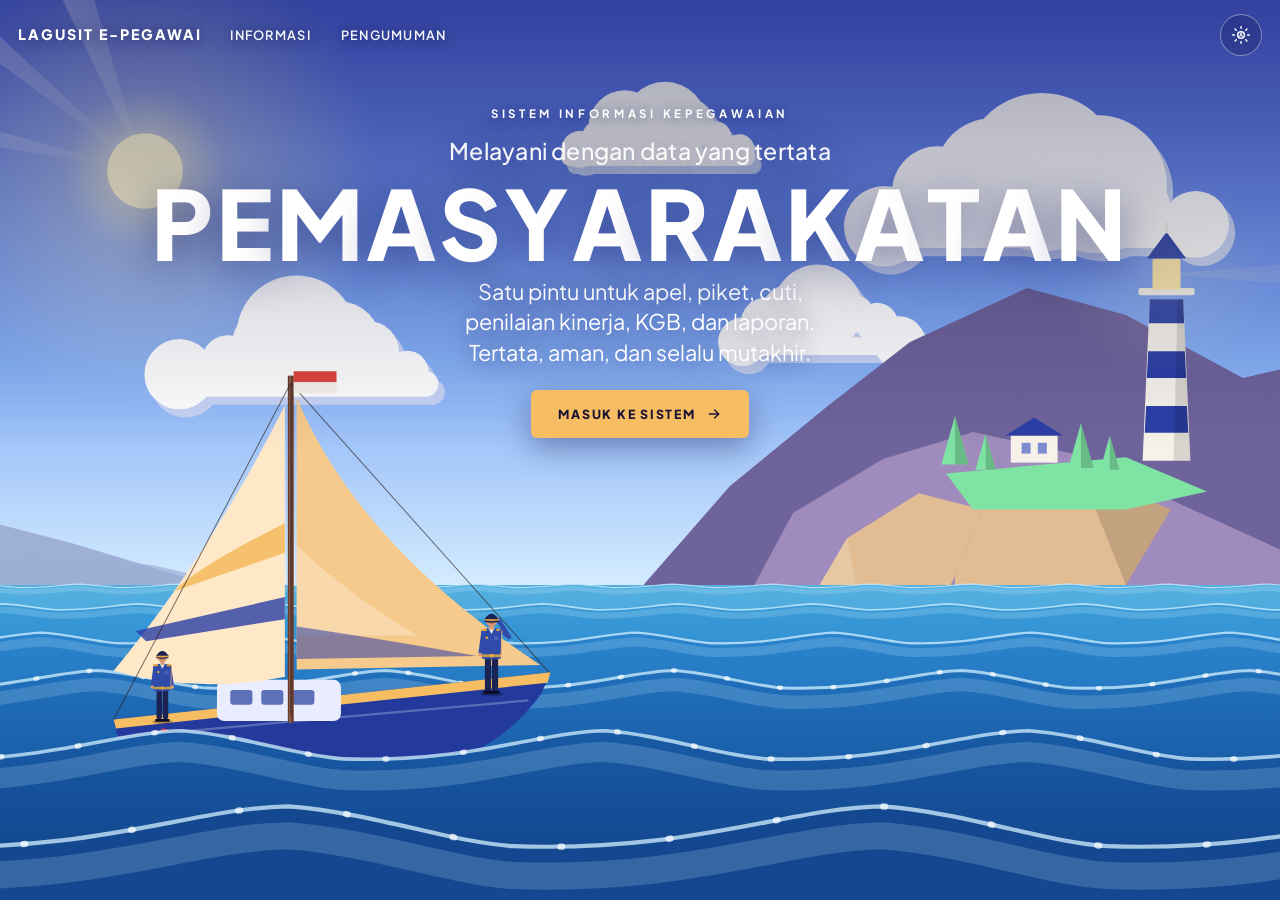
<file: landing.html>
<!doctype html>
<html lang="id">
<head>
<meta charset="utf-8">
<meta name="viewport" content="width=device-width,initial-scale=1,viewport-fit=cover">
<title>LAGUSIT e-PEGAWAI</title>
<meta name="description" content="Sistem informasi kepegawaian Pemasyarakatan: apel, piket, cuti, KGB, penilaian kinerja, dan pengumuman.">
<meta name="theme-color" content="#0d1950" id="tcolor">
<link rel="preconnect" href="https://fonts.googleapis.com">
<link rel="preconnect" href="https://fonts.gstatic.com" crossorigin>
<link rel="stylesheet" href="https://fonts.googleapis.com/css2?family=Plus+Jakarta+Sans:wght@400;500;600;700;800&display=swap">
<link id="favicon" rel="icon" href="data:image/svg+xml,%3Csvg xmlns='http://www.w3.org/2000/svg' viewBox='0 0 24 24'%3E%3Cpath d='M12 2 4 5v6c0 5 3.4 9 8 11 4.6-2 8-6 8-11V5z' fill='%23D97706'/%3E%3C/svg%3E">
<style>
@property --sky1{syntax:'<color>';inherits:true;initial-value:#000}
@property --sky2{syntax:'<color>';inherits:true;initial-value:#000}
@property --sky3{syntax:'<color>';inherits:true;initial-value:#000}
@property --orb{syntax:'<color>';inherits:true;initial-value:#000}
@property --orbo{syntax:'<number>';inherits:true;initial-value:0}
@property --orby{syntax:'<length>';inherits:true;initial-value:0px}
@property --halo{syntax:'<color>';inherits:true;initial-value:#000}
@property --ray{syntax:'<number>';inherits:true;initial-value:0}
@property --stars{syntax:'<number>';inherits:true;initial-value:0}
@property --crater{syntax:'<number>';inherits:true;initial-value:0}
@property --cla{syntax:'<color>';inherits:true;initial-value:#000}
@property --clb{syntax:'<color>';inherits:true;initial-value:#000}
@property --far{syntax:'<color>';inherits:true;initial-value:#000}
@property --rockl{syntax:'<color>';inherits:true;initial-value:#000}
@property --rockm{syntax:'<color>';inherits:true;initial-value:#000}
@property --rockd{syntax:'<color>';inherits:true;initial-value:#000}
@property --grass{syntax:'<color>';inherits:true;initial-value:#000}
@property --tower{syntax:'<color>';inherits:true;initial-value:#000}
@property --band{syntax:'<color>';inherits:true;initial-value:#000}
@property --lamp{syntax:'<color>';inherits:true;initial-value:#000}
@property --beam{syntax:'<number>';inherits:true;initial-value:0}
@property --win{syntax:'<color>';inherits:true;initial-value:#000}
@property --w0{syntax:'<color>';inherits:true;initial-value:#000}
@property --w1{syntax:'<color>';inherits:true;initial-value:#000}
@property --w2{syntax:'<color>';inherits:true;initial-value:#000}
@property --w3{syntax:'<color>';inherits:true;initial-value:#000}
@property --w4{syntax:'<color>';inherits:true;initial-value:#000}
@property --w5{syntax:'<color>';inherits:true;initial-value:#000}
@property --crest{syntax:'<color>';inherits:true;initial-value:#000}
@property --foam{syntax:'<color>';inherits:true;initial-value:#000}
@property --hull{syntax:'<color>';inherits:true;initial-value:#000}
@property --sail1{syntax:'<color>';inherits:true;initial-value:#000}
@property --sail2{syntax:'<color>';inherits:true;initial-value:#000}
@property --cab{syntax:'<color>';inherits:true;initial-value:#000}
@property --pbg{syntax:'<color>';inherits:true;initial-value:#000}
@property --ptx{syntax:'<color>';inherits:true;initial-value:#000}
@property --pmut{syntax:'<color>';inherits:true;initial-value:#000}
@property --pline{syntax:'<color>';inherits:true;initial-value:#000}
@property --pcard{syntax:'<color>';inherits:true;initial-value:#000}
@property --veil{syntax:'<color>';inherits:true;initial-value:#000}
:root{transition:--sky1 2.2s ease,--sky2 2.2s ease,--sky3 2.2s ease,--orb 2.2s ease,--orbo 2.2s ease,--orby 2.2s ease,--halo 2.2s ease,--ray 2.2s ease,--stars 2.2s ease,--crater 2.2s ease,--cla 2.2s ease,--clb 2.2s ease,--far 2.2s ease,--rockl 2.2s ease,--rockm 2.2s ease,--rockd 2.2s ease,--grass 2.2s ease,--tower 2.2s ease,--band 2.2s ease,--lamp 2.2s ease,--beam 2.2s ease,--win 2.2s ease,--w0 2.2s ease,--w1 2.2s ease,--w2 2.2s ease,--w3 2.2s ease,--w4 2.2s ease,--w5 2.2s ease,--crest 2.2s ease,--foam 2.2s ease,--hull 2.2s ease,--sail1 2.2s ease,--sail2 2.2s ease,--cab 2.2s ease,--pbg 2.2s ease,--ptx 2.2s ease,--pmut 2.2s ease,--pline 2.2s ease,--pcard 2.2s ease,--veil 2.2s ease;}
:root{--sky1:#4d63e0;--sky2:#86b0f6;--sky3:#d4ecff;--orb:#fff7d2;--orbo:1;--orby:0px;--halo:#fff3c0;--ray:0.55;--stars:0;--crater:0;--cla:#ffffff;--clb:#c7d4f5;--far:#9fb0d6;--rockl:#e2bd94;--rockm:#a08cbc;--rockd:#6e639b;--grass:#7fe3a4;--tower:#f6f2ea;--band:#2b3fa6;--lamp:#ffe9a8;--beam:0.14;--win:#7f8bd0;--w0:#55b0e0;--w1:#3a9bd8;--w2:#2a84cc;--w3:#2070bb;--w4:#195ba6;--w5:#134890;--crest:#d2f1ff;--foam:#ffffff;--hull:#233a9c;--sail1:#ffe8c8;--sail2:#f6c98c;--cab:#e9edff;--pbg:#f5f8ff;--ptx:#14214f;--pmut:#4a5a8c;--pline:rgba(20,33,79,.14);--pcard:#ffffff;--veil:rgba(10,18,60,.0);}
:root[data-t=day]{--sky1:#4d63e0;--sky2:#86b0f6;--sky3:#d4ecff;--orb:#fff7d2;--orbo:1;--orby:0px;--halo:#fff3c0;--ray:0.55;--stars:0;--crater:0;--cla:#ffffff;--clb:#c7d4f5;--far:#9fb0d6;--rockl:#e2bd94;--rockm:#a08cbc;--rockd:#6e639b;--grass:#7fe3a4;--tower:#f6f2ea;--band:#2b3fa6;--lamp:#ffe9a8;--beam:0.14;--win:#7f8bd0;--w0:#55b0e0;--w1:#3a9bd8;--w2:#2a84cc;--w3:#2070bb;--w4:#195ba6;--w5:#134890;--crest:#d2f1ff;--foam:#ffffff;--hull:#233a9c;--sail1:#ffe8c8;--sail2:#f6c98c;--cab:#e9edff;--pbg:#f5f8ff;--ptx:#14214f;--pmut:#4a5a8c;--pline:rgba(20,33,79,.14);--pcard:#ffffff;--veil:rgba(10,18,60,.0);}
:root[data-t=dusk]{--sky1:#3a2a80;--sky2:#c85f86;--sky3:#ffbd82;--orb:#ffe0a8;--orbo:1;--orby:150px;--halo:#ffc58a;--ray:0.35;--stars:0.3;--crater:0;--cla:#ffb8a0;--clb:#a2609e;--far:#7a5a98;--rockl:#e8966e;--rockm:#8e5e8e;--rockd:#4e3c72;--grass:#9bb56e;--tower:#ffeadb;--band:#3b2b84;--lamp:#fff0b8;--beam:0.55;--win:#ffc98a;--w0:#e98a62;--w1:#c76a78;--w2:#8e5a9c;--w3:#4e4a9a;--w4:#2f3a88;--w5:#1f2a6e;--crest:#ffd7aa;--foam:#ffe9d2;--hull:#2b2a72;--sail1:#ffd9b2;--sail2:#f2a672;--cab:#f5dfe8;--pbg:#1b1650;--ptx:#fff1e6;--pmut:#d5b8cc;--pline:rgba(255,230,210,.2);--pcard:#27205f;--veil:rgba(40,20,80,.0);}
:root[data-t=night]{--sky1:#040720;--sky2:#0d1950;--sky3:#243a86;--orb:#eef2ff;--orbo:1;--orby:0px;--halo:#9fb4ff;--ray:0;--stars:1;--crater:0.18;--cla:#3c4da0;--clb:#1c2a6c;--far:#19245e;--rockl:#3c4a98;--rockm:#26317a;--rockd:#151c52;--grass:#1f5d5c;--tower:#d3dbf8;--band:#2a3ba4;--lamp:#fff4c8;--beam:0.95;--win:#ffd696;--w0:#1f3f92;--w1:#183480;--w2:#122a6e;--w3:#0d2058;--w4:#0a1845;--w5:#060f32;--crest:#7595ee;--foam:#b4c6ff;--hull:#1a2468;--sail1:#a4b0dc;--sail2:#7f8dc6;--cab:#8f9ccc;--pbg:#0a1138;--ptx:#f1f4ff;--pmut:#a9b5de;--pline:rgba(241,244,255,.14);--pcard:#111b52;--veil:rgba(0,0,0,.0);}
*{box-sizing:border-box}html,body{height:100%}
body{margin:0;background:var(--sky1);color:#fff;font-family:"Plus Jakarta Sans","Segoe UI",system-ui,sans-serif;font-size:16px;line-height:1.6;-webkit-font-smoothing:antialiased;overflow:hidden}
a{color:inherit}button{font:inherit;color:inherit}
:focus-visible{outline:2px solid #ffd27a;outline-offset:3px;border-radius:8px}
.sr{position:absolute;left:-9999px}.sr:focus{left:12px;top:12px;z-index:99;background:#fff;color:#000;padding:8px 12px;border-radius:8px}
.stage{position:fixed;inset:0;overflow:hidden;background:linear-gradient(180deg,var(--sky1) 0%,var(--sky2) calc(var(--hz,65%)*.62),var(--sky3) var(--hz,65%),var(--w0) var(--hz,65%))}
.stars{position:absolute;inset:0 0 38% 0;opacity:var(--stars);background-image:radial-gradient(1.4px 1.4px at 8% 14%,#fff8e8,transparent),radial-gradient(1px 1px at 22% 30%,#fff,transparent),radial-gradient(1.6px 1.6px at 36% 10%,#fff8e8,transparent),radial-gradient(1px 1px at 52% 26%,#fff,transparent),radial-gradient(1.4px 1.4px at 66% 12%,#fff8e8,transparent),radial-gradient(1px 1px at 80% 32%,#fff,transparent),radial-gradient(1px 1px at 92% 18%,#fff,transparent),radial-gradient(1.2px 1.2px at 14% 46%,#fff,transparent),radial-gradient(1px 1px at 58% 44%,#fff,transparent),radial-gradient(1.2px 1.2px at 88% 6%,#fff,transparent);animation:tw 5s ease-in-out infinite alternate}
@keyframes tw{from{filter:brightness(.7)}to{filter:brightness(1.25)}}
#scene{position:absolute;inset:0;width:100%;height:100%;display:block;overflow:visible}
.shade{position:absolute;inset:0 0 50% 0;background:linear-gradient(rgba(6,10,50,.38),transparent);pointer-events:none}
/* warna gambar */
.c-orb{fill:var(--orb)}.c-halo{fill:var(--halo)}.c-cla{fill:var(--cla)}.c-clb{fill:var(--clb)}.c-far{fill:var(--far)}.c-rl{fill:var(--rockl)}.c-rm{fill:var(--rockm)}.c-rd{fill:var(--rockd)}.c-gr{fill:var(--grass)}.c-tw{fill:var(--tower)}.c-bd{fill:var(--band)}.c-lamp{fill:var(--lamp)}.c-win{fill:var(--win)}.c-hull{fill:var(--hull)}.c-s1{fill:var(--sail1)}.c-s2{fill:var(--sail2)}.c-cab{fill:var(--cab)}.c-foam{fill:var(--foam)}
.c-w0{fill:var(--w0)}
.crest{fill:none;stroke:var(--crest);stroke-linecap:round;stroke-linejoin:round;opacity:.75}
.orb{transform:translateY(var(--orby));opacity:var(--orbo)}.crater{opacity:var(--crater)}.ray{opacity:var(--ray)}
.beamwrap{opacity:var(--beam)}.lampglow{opacity:var(--beam)}
/* animasi */
.slide{animation:slide linear infinite}@keyframes slide{to{transform:translateX(calc(var(--wl)*-1))}}
.bobR{animation:bobR ease-in-out infinite alternate}@keyframes bobR{from{transform:translateY(calc(var(--ba)*-1))}to{transform:translateY(var(--ba))}}
.rock{transform-origin:0 0;animation:rock 7s ease-in-out infinite}
@keyframes rock{0%,100%{transform:translateY(6px) rotate(-2.6deg)}50%{transform:translateY(-12px) rotate(2.4deg)}}
.sail{transform-origin:0 0;animation:billow 5s ease-in-out infinite alternate}.sail.b{animation-duration:4.2s}
@keyframes billow{from{transform:skewY(-1.4deg) scaleX(1)}to{transform:skewY(1.6deg) scaleX(.97)}}
.beam{transform-origin:0 0;animation:spin 9s ease-in-out infinite}
@keyframes spin{0%,100%{transform:scaleX(1)}50%{transform:scaleX(-1)}}
.flag{transform-box:fill-box;transform-origin:left center;animation:flag 2.2s ease-in-out infinite}
@keyframes flag{0%,100%{transform:skewY(-5deg) scaleX(1)}50%{transform:skewY(6deg) scaleX(.88)}}
.pulse{transform-box:fill-box;transform-origin:center;animation:pulse 4s ease-in-out infinite}@keyframes pulse{0%,100%{transform:scale(1)}50%{transform:scale(1.12)}}
.drift{animation:drift 30s ease-in-out infinite alternate}.drift.b{animation-duration:42s;animation-direction:alternate-reverse}
@keyframes drift{from{transform:translateX(-60px)}to{transform:translateX(70px)}}
.gull{animation:fly 26s linear infinite;opacity:0}.gull.b{animation-duration:34s;animation-delay:-12s}.gull.c{animation-duration:40s;animation-delay:-24s}
@keyframes fly{0%{transform:translate(-120px,0);opacity:0}6%{opacity:.9}50%{transform:translate(900px,-40px)}94%{opacity:.9}100%{transform:translate(1900px,10px);opacity:0}}
.gull path{animation:flap .5s ease-in-out infinite alternate;transform-box:fill-box;transform-origin:50% 100%}@keyframes flap{from{transform:scaleY(1)}to{transform:scaleY(.35)}}
.spray circle{animation:spray 1.8s ease-out infinite;transform-box:fill-box}
@keyframes spray{0%{transform:translate(0,0);opacity:0}15%{opacity:.9}100%{transform:translate(var(--sx,-26px),-46px);opacity:0}}
.foamrow{animation:foam 3.4s ease-in-out infinite alternate}@keyframes foam{from{opacity:.25}to{opacity:.8}}
.legL,.legR,.armL,.armR,.salute,.bob,.palm{transform-box:fill-box}
.salute{transform-origin:20% 90%;animation:salute 3.8s ease-in-out infinite}@keyframes salute{0%,100%{transform:rotate(0)}50%{transform:rotate(-4deg)}}
.bob{transform-origin:50% 100%;animation:bob 3s ease-in-out infinite}@keyframes bob{0%,100%{transform:translateY(0)}50%{transform:translateY(-1.6px)}}
.flick{animation:flick 3.2s steps(1) infinite}@keyframes flick{0%,100%{opacity:1}47%{opacity:.5}52%{opacity:1}}
.paused *{animation-play-state:paused!important}
.lite .stars,.lite .drift,.lite .gull,.lite .spray,.lite .pulse,.lite .salute,.lite .bob,.lite .foamrow,.lite .flick{animation:none}.lite .gull,.lite .spray{display:none}
.lite{--x:1}
/* tulisan */
.nav{position:fixed;inset:0 0 auto 0;z-index:20;display:flex;align-items:center;justify-content:space-between;gap:12px;padding:14px max(18px,env(safe-area-inset-left,0px));padding-top:max(14px,env(safe-area-inset-top,0px))}
.nav .grp{display:flex;align-items:center;gap:8px;min-width:0}.nav .l{gap:26px}
.brand{display:flex;align-items:center;gap:10px;text-decoration:none;min-width:0}.brand img{width:34px;height:34px;object-fit:contain}.brand b{font-weight:800;font-size:.9rem;letter-spacing:.14em;text-transform:uppercase;white-space:nowrap;text-shadow:0 1px 12px rgba(10,16,70,.5)}
.nl{background:none;border:0;padding:8px 2px;cursor:pointer;font-size:.8rem;letter-spacing:.1em;text-transform:uppercase;font-weight:600;text-shadow:0 1px 12px rgba(10,16,70,.55);opacity:.95}.nl:hover{opacity:1;text-decoration:underline;text-underline-offset:6px}
.ib{position:relative;width:42px;height:42px;display:grid;place-items:center;border-radius:50%;border:1px solid rgba(255,255,255,.4);background:rgba(10,16,70,.22);cursor:pointer;transition:background .25s}.ib:hover{background:rgba(10,16,70,.45)}.ib svg{width:20px;height:20px}
.badge{position:absolute;top:-3px;right:-3px;min-width:18px;height:18px;padding:0 5px;border-radius:9px;background:#ff5a7a;color:#fff;font-size:.68rem;font-weight:800;display:grid;place-items:center;line-height:1}.badge[hidden]{display:none}
.ib.ring svg{animation:ring 1.6s ease-in-out 3}@keyframes ring{0%,100%{transform:rotate(0)}15%{transform:rotate(14deg)}30%{transform:rotate(-12deg)}45%{transform:rotate(8deg)}60%{transform:rotate(-5deg)}}
.btn{display:inline-flex;align-items:center;justify-content:center;gap:10px;font:800 .78rem/1 "Plus Jakarta Sans",sans-serif;letter-spacing:.14em;text-transform:uppercase;border-radius:6px;padding:15px 26px;min-height:46px;cursor:pointer;text-decoration:none;border:1px solid transparent;transition:transform .25s,background .25s,box-shadow .25s;white-space:nowrap}
.btn-go{background:var(--cta,#f6bd62);color:#1b1233;box-shadow:0 10px 30px rgba(8,10,60,.35)}.btn-go:hover{transform:translateY(-2px);filter:brightness(1.08)}.btn-go svg{width:16px;height:16px}
.btn-sm{padding:11px 16px;min-height:42px;border-radius:999px;background:rgba(10,16,70,.22);border-color:rgba(255,255,255,.45);color:#fff}.btn-sm:hover{background:rgba(255,255,255,.9);color:#14214f}
.hero{position:fixed;left:0;right:0;top:max(11vh,76px);z-index:10;text-align:center;padding-inline:max(18px,env(safe-area-inset-left,0px));pointer-events:none}.hero>*{pointer-events:auto}
.eyebrow{display:inline-block;font-size:.72rem;letter-spacing:.32em;text-transform:uppercase;font-weight:700;text-shadow:0 1px 12px rgba(10,16,70,.55)}
.hero-title{font-weight:800;line-height:.95;letter-spacing:.03em;margin:12px 0 10px;text-transform:uppercase;white-space:nowrap;text-shadow:0 8px 40px rgba(14,18,90,.5)}
.hero-title span{display:inline-block;animation:letter 1s cubic-bezier(.2,.8,.2,1) both}@keyframes letter{from{opacity:0;transform:translateY(24px)}to{opacity:1;transform:none}}
.hero-title em{display:block;font-style:normal;font-weight:500;text-transform:none;letter-spacing:.01em;font-size:max(.24em,15px);margin-bottom:.5em;white-space:normal;line-height:1.2;opacity:.95}
.hero-lead{max-width:520px;margin:0 auto 22px;font-size:clamp(1rem,2.2vw,1.35rem);line-height:1.4;text-shadow:0 2px 20px rgba(14,18,90,.55);text-wrap:balance}
.pills{display:none;gap:8px;justify-content:center;margin-top:14px}
/* lembar isi */
.back{position:fixed;inset:0;z-index:30;background:rgba(4,8,36,.55);opacity:0;visibility:hidden;transition:opacity .3s,visibility .3s}.back.on{opacity:1;visibility:visible}
.sheet{position:fixed;z-index:31;top:0;right:0;bottom:0;width:min(560px,100%);background:var(--pbg);color:var(--ptx);overflow-y:auto;overscroll-behavior:contain;transform:translateX(104%);visibility:hidden;transition:transform .45s cubic-bezier(.2,.8,.2,1),visibility .45s;padding:26px max(20px,env(safe-area-inset-left,0px)) 34px;box-shadow:-20px 0 60px rgba(0,0,0,.35);content-visibility:auto}
.sheet.on{transform:none;visibility:visible}
.sh-top{display:flex;justify-content:space-between;align-items:flex-start;gap:14px;margin-bottom:14px}
.x{flex:none;width:42px;height:42px;border-radius:50%;border:1px solid var(--pline);background:var(--pcard);color:var(--ptx);cursor:pointer;display:grid;place-items:center}.x svg{width:18px;height:18px}
.kicker{font-size:.7rem;letter-spacing:.3em;text-transform:uppercase;font-weight:700;color:#d98a1c}
:root[data-t=night] .kicker,:root[data-t=dusk] .kicker{color:#f6bd62}
.sheet h2{margin:.2em 0 .4em;font-weight:800;font-size:clamp(1.9rem,6vw,2.6rem);line-height:1.05;text-wrap:balance}.sheet h2 i{font-style:normal;color:#d98a1c}:root[data-t=night] .sheet h2 i,:root[data-t=dusk] .sheet h2 i{color:#f6bd62}
.sheet .lead{margin:0 0 16px;color:var(--pmut);font-size:.98rem}
.chips{display:flex;flex-wrap:wrap;gap:8px;margin-bottom:20px}.chips span{font-size:.72rem;letter-spacing:.08em;text-transform:uppercase;font-weight:700;padding:7px 12px;border-radius:999px;border:1px solid var(--pline);background:var(--pcard)}
.fit{display:grid;gap:12px}.feat{background:var(--pcard);border:1px solid var(--pline);border-radius:16px;padding:18px 18px 16px;display:grid;gap:6px}.feat .no{font-size:.66rem;letter-spacing:.26em;font-weight:700;color:#d98a1c}
:root[data-t=night] .feat .no,:root[data-t=dusk] .feat .no{color:#f6bd62}
.feat .ico{width:38px;height:38px;border-radius:11px;display:grid;place-items:center;background:rgba(246,189,98,.16);color:#d98a1c}:root[data-t=night] .feat .ico,:root[data-t=dusk] .feat .ico{color:#f6bd62}.ico svg{width:20px;height:20px}
.feat h3{margin:0;font-size:1.02rem}.feat p{margin:0;color:var(--pmut);font-size:.92rem}
.roles{margin-top:22px;padding-top:20px;border-top:1px solid var(--pline)}.roles h3{margin:0 0 4px;font-size:1.2rem}.roles>p{margin:0 0 12px;color:var(--pmut);font-size:.9rem}
.role{padding:13px 15px;border-radius:12px;background:var(--pcard);border:1px solid var(--pline);margin-bottom:8px}.role b{display:block;font-size:.76rem;letter-spacing:.14em;text-transform:uppercase;color:#d98a1c;margin-bottom:3px}:root[data-t=night] .role b,:root[data-t=dusk] .role b{color:#f6bd62}.role span{font-size:.9rem;color:var(--pmut)}
.sh-foot{margin-top:24px;padding-top:18px;border-top:1px solid var(--pline);color:var(--pmut);font-size:.82rem}.sh-foot q{display:block;font-style:italic;font-size:1.02rem;color:var(--ptx);margin-bottom:8px;quotes:none}
.go{margin-top:18px;width:100%}
.ann{display:grid;gap:12px}.card{background:var(--pcard);border:1px solid var(--pline);border-radius:16px;padding:18px;display:grid;gap:8px}.card.featured{border-color:#f6bd62;box-shadow:0 0 0 1px rgba(246,189,98,.4)}
.meta{display:flex;flex-wrap:wrap;align-items:center;gap:6px 12px;font-size:.76rem;color:var(--pmut)}
.tag{font-weight:800;letter-spacing:.14em;text-transform:uppercase;font-size:.6rem;padding:5px 9px;border-radius:999px;border:1px solid currentColor;color:#d98a1c}.tag.baru{color:#e2455f}
.ic{display:inline-flex;align-items:center;gap:5px}.ic svg{width:14px;height:14px}
.card h3{margin:0;font-size:1.12rem;line-height:1.25}.card p{margin:0;color:var(--pmut);font-size:.92rem}
.detail{border-top:1px dashed var(--pline);padding-top:10px;color:var(--pmut);font-size:.9rem;white-space:pre-line}
.mr{justify-self:start;background:none;border:0;padding:4px 0;cursor:pointer;font-size:.74rem;letter-spacing:.16em;text-transform:uppercase;font-weight:700;color:#d98a1c}:root[data-t=night] .mr,:root[data-t=dusk] .mr{color:#f6bd62}
.state{text-align:center;color:var(--pmut);padding:30px 10px;display:grid;gap:10px;justify-items:center;background:var(--pcard);border:1px solid var(--pline);border-radius:16px}.state svg{width:40px;height:40px;color:#d98a1c}.state b{color:var(--ptx);font-size:1.05rem}
.sk{height:96px;border-radius:16px;background:linear-gradient(90deg,var(--pcard),var(--pline),var(--pcard));background-size:200% 100%;animation:sk 1.4s linear infinite}@keyframes sk{to{background-position:-200% 0}}
.btn-line{background:var(--pcard);border-color:var(--pline);color:var(--ptx)}
/* notifikasi */
.notif{position:fixed;z-index:25;top:max(70px,calc(env(safe-area-inset-top,0px) + 64px));right:max(16px,env(safe-area-inset-right,0px));width:min(380px,calc(100% - 32px));background:var(--pbg);color:var(--ptx);border-radius:16px;border:1px solid var(--pline);box-shadow:0 18px 50px rgba(5,8,50,.45);padding:14px 14px 14px 16px;display:grid;grid-template-columns:auto 1fr auto;gap:12px;align-items:start;transform:translateY(-24px) scale(.96);opacity:0;visibility:hidden;transition:transform .5s cubic-bezier(.2,.9,.3,1.2),opacity .35s,visibility .5s}
.notif.on{transform:none;opacity:1;visibility:visible}
.notif .bi{width:40px;height:40px;border-radius:12px;background:#f6bd62;color:#1b1233;display:grid;place-items:center}.notif .bi svg{width:20px;height:20px;animation:ring 1.6s ease-in-out 3}
.notif b{display:block;font-size:.94rem;line-height:1.25}.notif small{display:block;color:var(--pmut);font-size:.84rem;margin-top:2px;overflow:hidden;display:-webkit-box;-webkit-line-clamp:2;-webkit-box-orient:vertical}
.notif .acts{display:flex;gap:14px;margin-top:8px}.notif .acts button{background:none;border:0;padding:4px 0;cursor:pointer;font-size:.74rem;letter-spacing:.14em;text-transform:uppercase;font-weight:800;color:#d98a1c}:root[data-t=night] .notif .acts button,:root[data-t=dusk] .notif .acts button{color:#f6bd62}
.notif .nx{width:32px;height:32px;border:0;background:none;cursor:pointer;color:var(--pmut);display:grid;place-items:center}.nx svg{width:16px;height:16px}
@media (max-width:760px){.hero{transition:transform .5s cubic-bezier(.2,.8,.2,1)}.nf .hero{transform:translateY(104px)}.nl{display:none}.pills{display:flex}.nav .grp.l{gap:0}.brand b{font-size:.78rem;letter-spacing:.1em}.hero{top:max(10vh,72px)}.btn-go{padding:14px 22px}.sheet{width:100%;top:8vh;border-radius:22px 22px 0 0;transform:translateY(104%);box-shadow:0 -20px 60px rgba(0,0,0,.4)}.sheet.on{transform:none}}
@media (prefers-reduced-motion:reduce){*,*::before,*::after{animation:none!important;transition-duration:.01s!important}}

.info-isi{font-size:.9rem;color:var(--pmut)}.info-isi h4{margin:14px 0 4px;font-size:.78rem;letter-spacing:.14em;text-transform:uppercase;color:#d98a1c}:root[data-t=night] .info-isi h4,:root[data-t=dusk] .info-isi h4{color:#f6bd62}.info-isi p{margin:0 0 6px}.info-isi ul{margin:0 0 8px;padding-left:18px}.info-isi li{margin-bottom:3px}[hidden]{display:none!important}

.nl{position:relative}.nl .badge,.btn-sm .badge{position:static;margin-left:7px;display:inline-grid;vertical-align:middle}.nl .badge[hidden],.btn-sm .badge[hidden]{display:none}.ring .badge{animation:pop 1s ease 3}@keyframes pop{0%,100%{transform:scale(1)}40%{transform:scale(1.35)}}
.pv .nav,.pv .notif{}

</style>
</head>
<body>
<a class="sr" href="#hero">Lewati ke konten</a>
<div class="stage" id="stage">
  <div class="stars" aria-hidden="true"></div>
  <svg id="scene" aria-hidden="true" focusable="false"></svg>
  <div class="shade" aria-hidden="true"></div>
</div>
<header class="nav">
  <div class="grp l">
    <a class="brand" href="#hero" aria-label="Beranda"><img id="bLogo" alt="" hidden><b id="bNama">LAGUSIT e-PEGAWAI</b></a>
    <button class="nl" type="button" data-open="info"><span class="lbl-info">Informasi</span></button>
    <button class="nl" type="button" id="bBell" data-open="peng"><span class="lbl-peng">Pengumuman</span><span class="badge" hidden>0</span></button>
  </div>
  <div class="grp">
    <button class="ib" type="button" id="bTema" aria-label="Tema otomatis" title="Tema otomatis"><svg id="iTema" viewBox="0 0 24 24" fill="none" stroke="currentColor" stroke-width="1.8" stroke-linecap="round" stroke-linejoin="round"></svg></button>
  </div>
</header>
<main class="hero" id="hero">
  <div class="eyebrow" id="hKicker"></div>
  <h1 class="hero-title" id="heroTitle"></h1>
  <p class="hero-lead" id="hLead"></p>
  <a class="btn btn-go" href="index.html" data-masuk><span id="hTombol">Masuk ke Sistem</span><svg viewBox="0 0 24 24" fill="none" stroke="currentColor" stroke-width="2.2" stroke-linecap="round" stroke-linejoin="round"><path d="M5 12h14"/><path d="M13 6l6 6-6 6"/></svg></a>
  <div class="pills"><button class="btn btn-sm" type="button" data-open="info"><span class="lbl-info">Informasi</span></button><button class="btn btn-sm" type="button" data-open="peng"><span class="lbl-peng">Pengumuman</span><span class="badge" hidden>0</span></button></div>
</main>

<div class="back" id="back"></div>
<aside class="sheet" id="sInfo" role="dialog" aria-modal="true" aria-labelledby="iJudul" tabindex="-1">
  <div class="sh-top"><div><div class="kicker" id="iKicker"></div><h2 id="iJudul"></h2></div><button class="x" type="button" data-close aria-label="Tutup"><svg viewBox="0 0 24 24" fill="none" stroke="currentColor" stroke-width="2" stroke-linecap="round"><path d="M6 6l12 12M18 6L6 18"/></svg></button></div>
  <p class="lead" id="iLead"></p>
  <div class="chips" id="iPilar"></div>
  <div class="fit" id="iFitur"></div>
  <div class="roles"><h3 id="pJudul"></h3><p id="pLead"></p><div id="pPeran"></div></div>
  <div class="roles" id="tentang" hidden><h3 id="tJudul"></h3><div class="info-isi" id="tIsi"></div></div>
  <div class="sh-foot"><q id="fKutip"></q><span id="fHak"></span></div>
</aside>
<aside class="sheet" id="sPeng" role="dialog" aria-modal="true" aria-labelledby="gJudul" tabindex="-1">
  <div class="sh-top"><div><div class="kicker" id="gKicker"></div><h2 id="gJudul"></h2></div><button class="x" type="button" data-close aria-label="Tutup"><svg viewBox="0 0 24 24" fill="none" stroke="currentColor" stroke-width="2" stroke-linecap="round"><path d="M6 6l12 12M18 6L6 18"/></svg></button></div>
  <p class="lead" id="gLead"></p>
  <div class="ann" id="annGrid" aria-live="polite"></div>
</aside>
<div class="notif" id="notif" role="status" aria-live="polite">
  <div class="bi"><svg viewBox="0 0 24 24" fill="none" stroke="currentColor" stroke-width="1.8" stroke-linecap="round" stroke-linejoin="round"><path d="M18 8a6 6 0 0 0-12 0c0 7-3 9-3 9h18s-3-2-3-9"/><path d="M13.7 21a2 2 0 0 1-3.4 0"/></svg></div>
  <div><b id="nJudul"></b><small id="nIsi"></small><div class="acts"><button type="button" id="nLihat">Lihat</button><button type="button" id="nNanti">Nanti</button></div></div>
  <button class="nx" type="button" id="nTutup" aria-label="Tutup"><svg viewBox="0 0 24 24" fill="none" stroke="currentColor" stroke-width="2" stroke-linecap="round"><path d="M6 6l12 12M18 6L6 18"/></svg></button>
</div>
<script src="js/config.js"></script>
<script>
(function(){
"use strict";
const reduce=matchMedia('(prefers-reduced-motion: reduce)').matches;
function rng(seed){return function(){seed|=0;seed=seed+0x6D2B79F5|0;let t=Math.imul(seed^seed>>>15,1|seed);t=t+Math.imul(t^t>>>7,61|t)^t;return((t^t>>>14)>>>0)/4294967296}}
const W=1600,H=1300;
function ridge(o){
  const r=rng(o.seed),n=128,pts=new Float32Array(n+1);let size=n,a=o.amp;
  while(size>1){const hs=size/2;for(let i=hs;i<n;i+=size)pts[i]=(pts[i-hs]+pts[i+hs])/2+(r()*2-1)*a;a*=(o.rough||.55);size=hs}
  const ys=[];
  for(let i=0;i<=n;i++){const u=i/n;let y=o.base-pts[i];(o.peaks||[]).forEach(p=>{y-=p.h*Math.exp(-Math.pow(Math.abs(u-p.x)/p.w,p.s||1.25))});ys.push(y)}
  let line='';ys.forEach((y,i)=>{line+=(i?'L':'M')+(i/n*W).toFixed(1)+' '+y.toFixed(1)+' '});
  return{fill:line+`L${W} ${H} L0 ${H}Z`,line,yAt:x=>{const f=x/W*n,i=Math.max(0,Math.min(n-1,Math.floor(f))),t=f-i;return ys[i]*(1-t)+ys[i+1]*t}};
}
const $=s=>document.querySelector(s);
function put(id,html){const el=document.getElementById(id);el.setAttribute('preserveAspectRatio','xMinYMin meet');el.setAttribute('viewBox','0 0 1600 1300');el.innerHTML=html}
const lg=(id,stops,x1=0,y1=0,x2=0,y2=1,user)=>`<linearGradient id="${id}" x1="${x1}" y1="${y1}" x2="${x2}" y2="${y2}"${user?' gradientUnits="userSpaceOnUse"':''}>${stops.map(s=>`<stop offset="${s[0]}" stop-color="${s[1]}"${s[2]!=null?` stop-opacity="${s[2]}"`:''}/>`).join('')}</linearGradient>`;
const rg=(id,stops,cx=.5,cy=.5,r=.5)=>`<radialGradient id="${id}" cx="${cx}" cy="${cy}" r="${r}">${stops.map(s=>`<stop offset="${s[0]}" stop-color="${s[1]}" stop-opacity="${s[2]!=null?s[2]:1}"/>`).join('')}</radialGradient>`;
function cloud(x,y,s,fill,cls){
  const r=rng(Math.round(x*7+y));let c='';
  for(let i=0;i<7;i++){const cx=x+(i-3)*34*s+(r()-.5)*20*s,cy=y-(Math.sin(i/6*Math.PI))*36*s+(r()-.5)*10*s,rad=(26+r()*30)*s*(1-Math.abs(i-3)/7);c+=`<circle cx="${cx.toFixed(1)}" cy="${cy.toFixed(1)}" r="${rad.toFixed(1)}"/>`}
  c+=`<rect x="${x-120*s}" y="${y-6*s}" width="${240*s}" height="${22*s}" rx="${11*s}"/>`;
  return `<g class="${cls||''}" fill="${fill}">${c}</g>`;
}
function leaf(x,y,len,wid,ang,fill,rim){
  const d=`M0 0 C${wid} ${-len*.3} ${wid*.7} ${-len*.8} 0 ${-len} C${-wid*.7} ${-len*.8} ${-wid} ${-len*.3} 0 0Z`;
  return `<g transform="translate(${x.toFixed(1)} ${y.toFixed(1)}) rotate(${ang.toFixed(1)})"><path d="${d}" fill="${fill}"/>${rim?`<path d="M0 0 C${wid*.2} ${-len*.4} ${wid*.1} ${-len*.8} 0 ${-len}" stroke="${rim}" stroke-width="1.4" fill="none" opacity=".55"/>`:''}</g>`;
}

/* ===== GAMBAR: tanpa logo, nama, atau tulisan. Semua vektor ringan. ===== */
function petugas(x,y,h,o={}){
  const s=h/100,d=o.dir||1,sh=o.shirt||'#2f4aa8',pt=o.pants||'#1a2352',sk=o.skin||'#d99a72',cp=o.cap||'#1a2352',rim=o.rim||'#ffb878',bd=o.band||'#e9a73c';
  const lg2=o.walk?['legL','legR']:['',''];
  const arm=o.salute?`<g class="salute"><path d="M13 -81 L23 -73 L8.5 -95.5" fill="none" stroke="${sh}" stroke-width="5.6" stroke-linecap="round" stroke-linejoin="round"/><circle cx="7.6" cy="-96" r="2.6" fill="${sk}"/></g>`:`<g class="${o.walk?'armR':''}"><path d="M13 -82 L17 -52 L12.4 -51 L9 -78Z" fill="${sh}"/><circle cx="14.8" cy="-50" r="2.6" fill="${sk}"/></g>`;
  const g=`<ellipse cx="0" cy="1" rx="15" ry="3" fill="#000" opacity=".28"/>
    <g class="${lg2[0]}"><rect x="-8.6" y="-46" width="8" height="43" rx="2.5" fill="${pt}"/><path d="M-10.4 -3 h11.2 v4 h-11.2z" fill="#0a0d29"/></g>
    <g class="${lg2[1]}"><rect x="0.6" y="-46" width="8" height="43" rx="2.5" fill="${pt}"/><path d="M-0.8 -3 h11.2 v4 h-11.2z" fill="#0a0d29"/></g>
    <g class="${o.walk?'armL':''}"><path d="M-13 -82 L-17 -52 L-12.4 -51 L-9 -78Z" fill="${sh}"/><circle cx="-14.8" cy="-50" r="2.6" fill="${sk}"/></g>
    <path d="M-13.5 -82 Q0 -87.5 13.5 -82 L12.4 -45 Q0 -42 -12.4 -45Z" fill="${sh}"/>
    <rect x="-12.4" y="-50.4" width="24.8" height="3.6" fill="#c79c46"/><rect x="-2.2" y="-50.8" width="4.4" height="4.4" rx=".8" fill="${bd}"/>
    <rect x="-13.6" y="-83.6" width="7.4" height="2.8" rx="1" fill="${bd}"/><rect x="6.2" y="-83.6" width="7.4" height="2.8" rx="1" fill="${bd}"/>
    <rect x="3.4" y="-74" width="6.2" height="5" rx="1" fill="#fff" opacity=".13"/><circle cx="-6" cy="-72" r="1.7" fill="${bd}"/><path d="M-4.4 -85.4 L0 -77 L4.4 -85.4Z" fill="#e9e5d9"/>
    ${arm}
    <rect x="-3" y="-89" width="6" height="6" fill="${sk}"/><ellipse cx="0" cy="-94.5" rx="7.3" ry="8.1" fill="${sk}"/>
    <circle cx="-2.7" cy="-94.2" r=".95" fill="#2a1a14"/><circle cx="2.7" cy="-94.2" r=".95" fill="#2a1a14"/><path d="M-2 -90.4 Q0 -89.2 2 -90.4" stroke="#8a4b3a" stroke-width=".8" fill="none" stroke-linecap="round"/>
    <path d="M-8.6 -97 Q0 -109.5 8.6 -97 L8.8 -94.4 L-8.8 -94.4Z" fill="${cp}"/><rect x="-8.8" y="-96.2" width="17.6" height="2.1" fill="${bd}"/><path d="M-8.2 -94.4 Q0 -92.4 8.2 -94.4 L9.4 -92.8 Q0 -90.4 -9.4 -92.8Z" fill="${cp}"/>
    <path d="M${d*13.5} -82 L${d*12.4} -46" stroke="${rim}" stroke-width="1.3" opacity=".8" fill="none"/>`;
  return `<g transform="translate(${x} ${y}) scale(${s})"><g class="${o.cls||''}" style="${o.sty||''}">${g}</g></g>`;
}
function palm(x,y,h,lean,fill,seed,rim){
  const r=rng(seed),tx=x+lean,ty=y-h;let f='';
  for(let i=0;i<9;i++){const a=-168+i*40+(r()-.5)*12,L=h*.36*(.8+r()*.45);f+=`<path d="M0 0 Q${(L*.5).toFixed(1)} ${(-L*.38).toFixed(1)} ${L.toFixed(1)} ${(L*.14).toFixed(1)} Q${(L*.5).toFixed(1)} ${(-L*.12).toFixed(1)} 0 0Z" fill="${fill}" transform="rotate(${a.toFixed(1)})"/>`}
  return `<path d="M${x-6} ${y} Q${x+lean*.15} ${y-h*.5} ${tx-2.5} ${ty} L${tx+3.5} ${ty} Q${x+lean*.45+7} ${y-h*.5} ${x+7} ${y}Z" fill="${fill}"/><g transform="translate(${tx.toFixed(1)} ${ty.toFixed(1)})"><g class="palm" style="animation-delay:-${(r()*4).toFixed(1)}s">${f}<circle r="5.5" cx="3" cy="7" fill="${fill}"/></g></g>`;
}

/* ===== ADEGAN PELAYARAN: kapal, ombak berlapis, tebing + mercusuar (menara pengawas) ===== */
function gelombang(i,y0,amp,wl,dur,ba,bd,id){
  const x0=-wl*2,n=Math.ceil((1600+wl*5)/wl),f=v=>v.toFixed(1);let d=`M${f(x0)} ${f(y0+amp*.3)}`;
  for(let k=0;k<n;k++){const x=x0+k*wl;d+=` C${f(x+wl*.3)} ${f(y0+amp*.5)} ${f(x+wl*.46)} ${f(y0-amp*.95)} ${f(x+wl*.62)} ${f(y0-amp)} C${f(x+wl*.76)} ${f(y0-amp*.8)} ${f(x+wl*.9)} ${f(y0+amp*.2)} ${f(x+wl)} ${f(y0+amp*.3)}`}
  const xe=x0+n*wl;
  const band=`<path d="${d}" transform="translate(0 ${f(amp*.9+2)})" fill="none" stroke="var(--crest)" stroke-opacity=".18" stroke-width="${f(amp*.8+3)}"/>`;
  const sp=i>=3?`<path d="${d}" fill="none" stroke="var(--foam)" stroke-width="${f(2+i)}" stroke-linecap="round" stroke-dasharray="2 ${f(wl*.18)}" opacity=".7"/>`:'';
  return `<g class="bobR" style="--ba:${ba}px;animation-duration:${bd}s;animation-delay:-${(i*1.3).toFixed(1)}s"><g class="slide" style="--wl:${wl}px;animation-duration:${dur}s"><path d="${d} L${f(xe)} 1700 L${f(x0)} 1700Z" fill="url(#wg${i})"/>${band}<path class="crest" d="${d}" stroke-width="${(1.2+i*.7).toFixed(1)}"/>${sp}</g></g>`;
}
const ROWS=[[652,3,110,40,2,5],[676,5,150,34,3,5.5],[712,9,220,28,4,6],[760,15,320,22,6,6.5],[836,24,470,17,9,7],[930,34,660,13,13,7.5]];
function kapal(lite){
  const lines='M-22 -520 L-262 -64 M-22 -520 L328 -128 M-22 -520 L-22 -70';
  const net='';
  return `<g class="rock">
   <path d="M-262 -64 L330 -128 L318 -100 Q250 -4 120 8 L-210 8 Q-250 4 -262 -64Z" class="c-hull"/>
   <path d="M-262 -64 L330 -128 L326 -114 L-259 -52Z" fill="#f6bd62"/><path d="M-258 -40 L300 -90" stroke="#fff" stroke-opacity=".25" stroke-width="3" fill="none"/>
   <rect x="-122" y="-118" width="168" height="56" rx="10" class="c-cab"/><rect x="-104" y="-104" width="30" height="20" rx="4" fill="#243a9c" opacity=".7"/><rect x="-62" y="-104" width="30" height="20" rx="4" fill="#243a9c" opacity=".7"/><rect x="-20" y="-104" width="30" height="20" rx="4" fill="#243a9c" opacity=".7"/>
   <rect x="-26" y="-530" width="8" height="470" fill="#6b3b2a"/><rect x="-24" y="-530" width="2" height="470" fill="#fff" opacity=".25"/>
   <g class="sail"><path d="M-30 -490 L-30 -122 Q-150 -98 -262 -130 Q-130 -290 -30 -490Z" class="c-s1"/><path d="M-30 -330 L-30 -290 L-180 -238 Q-150 -270 -30 -330Z" fill="#f6bd62" opacity=".9"/><path d="M-30 -230 L-30 -200 L-218 -170 L-232 -184Z" fill="#2b3fa6" opacity=".8"/></g>
   <g class="sail b"><path d="M-14 -500 Q70 -300 316 -138 L-14 -132Z" class="c-s2"/><path d="M-14 -300 Q60 -230 150 -178 L-14 -178Z" fill="#fff" opacity=".28"/><path d="M-14 -190 Q120 -170 230 -150 L-14 -146Z" fill="#2b3fa6" opacity=".55"/></g>
   <path d="${lines}" stroke="#2a1a1a" stroke-opacity=".6" stroke-width="1.4" fill="none"/>${net}
   <g class="flag"><rect x="-18" y="-536" width="58" height="15" fill="#e0453d"/><rect x="-18" y="-521" width="58" height="15" fill="#f6f1ea"/></g>
   <circle cx="-196" cy="-34" r="15" fill="#fff"/><circle cx="-196" cy="-34" r="15" fill="none" stroke="#e0453d" stroke-width="6" stroke-dasharray="11 12"/><circle cx="-196" cy="-34" r="6" class="c-hull"/>
   ${petugas(250,-100,104,{dir:1,salute:true,cls:'bob'})}${petugas(-196,-62,92,{dir:1,cls:'bob',sty:'animation-delay:-1.1s'})}
   <g class="spray">${[0,1,2,3,4,5].map(k=>`<circle cx="${300+k*6}" cy="${-84+k*3}" r="${2+k%3}" fill="#fff" style="--sx:${-20-k*8}px;animation-delay:-${(k*.3).toFixed(1)}s"/>`).join('')}</g>
  </g>`;
}
function tebing(){
  const lh=`<g transform="translate(1385 512) scale(.78)">
   <path d="M-34 0 L34 0 L24 -230 L-24 -230Z" class="c-tw"/><path d="M-31 -40 L31 -40 L29 -78 L-29 -78Z" class="c-bd"/><path d="M-28 -118 L28 -118 L26 -156 L-26 -156Z" class="c-bd"/><path d="M-25 -196 L25 -196 L24 -230 L-24 -230Z" class="c-bd"/>
   <path d="M10 0 L34 0 L24 -230 L16 -230Z" fill="#000" opacity=".12"/>
   <rect x="-40" y="-246" width="80" height="10" rx="3" class="c-tw"/><rect x="-20" y="-288" width="40" height="44" rx="4" class="c-lamp"/><path d="M-28 -288 L0 -326 L28 -288Z" class="c-bd"/><rect x="-2" y="-340" width="4" height="16" class="c-tw"/>
   <g transform="translate(0 -266)"><circle r="150" fill="url(#lampg)" class="lampglow pulse"/><g class="beamwrap"><g class="beam"><path d="M0 0 L1100 -90 L1100 90Z" fill="url(#beamg)"/></g></g></g>
  </g>`;
  let trees='';[[1150,516,54],[1184,522,40],[1290,520,50],[1322,522,38]].forEach(t=>trees+=`<path d="M${t[0]} ${t[1]} L${t[0]-t[2]*.28} ${t[1]} L${t[0]} ${t[1]-t[2]} L${t[0]+t[2]*.28} ${t[1]}Z" class="c-gr"/><path d="M${t[0]} ${t[1]} L${t[0]+t[2]*.28} ${t[1]} L${t[0]} ${t[1]-t[2]}Z" fill="#000" opacity=".18"/>`);
  return `<path d="M760 700 L900 540 L1010 450 L1100 380 L1230 320 L1340 350 L1470 420 L1600 390 L1720 470 V700Z" class="c-rd"/>
  <path d="M900 700 L970 570 L1070 510 L1170 480 L1290 506 L1400 560 L1510 610 L1580 700Z" class="c-rm"/>
  <path d="M970 700 L1030 598 L1110 548 L1180 566 L1150 640 L1120 700Z" class="c-rl"/><path d="M1180 566 L1290 526 L1390 566 L1340 650 L1260 700 L1150 700 L1150 640Z" class="c-rl"/><path d="M1290 526 L1390 566 L1340 650Z" fill="#000" opacity=".14"/><path d="M1390 566 L1500 616 L1570 700 L1260 700 L1340 650Z" class="c-rm"/><path d="M970 700 L1030 598 L1050 700Z" fill="#fff" opacity=".16"/>
  <path d="M1140 526 L1340 508 L1430 546 L1340 566 L1170 566Z" class="c-gr"/>${trees}
  <rect x="1212" y="484" width="52" height="30" class="c-tw"/><path d="M1206 484 L1238 464 L1270 484Z" class="c-bd"/><rect x="1224" y="492" width="10" height="12" class="c-win flick"/><rect x="1242" y="492" width="10" height="12" class="c-win"/>
  ${lh}
  <g class="foamrow c-foam" opacity=".6"><ellipse cx="960" cy="700" rx="60" ry="8"/><ellipse cx="1100" cy="704" rx="80" ry="9"/><ellipse cx="1260" cy="702" rx="70" ry="8"/><ellipse cx="1420" cy="706" rx="90" ry="9"/></g>`;
}
function bangunLaut(lite){
  const rows=ROWS.map((r,i)=>gelombang(i,r[0],r[1],r[2],r[3],r[4],r[5]));
  const nr=lite?[0,1,2,3,4,5]:[0,1,2,3,4,5];
  const defs=`<defs>${ROWS.map((r,i)=>`<linearGradient id="wg${i}" gradientUnits="userSpaceOnUse" x1="0" y1="${r[0]-r[1]}" x2="0" y2="${r[0]+110}"><stop offset="0" style="stop-color:var(--w${i})"/><stop offset="1" style="stop-color:var(--w${Math.min(5,i+1)})"/></linearGradient>`).join('')}
   <radialGradient id="halo"><stop offset="0" style="stop-color:var(--halo);stop-opacity:.85"/><stop offset=".35" style="stop-color:var(--halo);stop-opacity:.3"/><stop offset="1" style="stop-color:var(--halo);stop-opacity:0"/></radialGradient>
   <radialGradient id="lampg"><stop offset="0" stop-color="#fff6d0" stop-opacity=".95"/><stop offset="1" stop-color="#ffe9a8" stop-opacity="0"/></radialGradient>
   <linearGradient id="beamg" x1="0" y1="0" x2="1" y2="0"><stop offset="0" stop-color="#fff3c4" stop-opacity=".9"/><stop offset="1" stop-color="#fff3c4" stop-opacity="0"/></linearGradient>
   <linearGradient id="rayg" x1="0" y1="0" x2="1" y2="1"><stop offset="0" stop-color="#fff" stop-opacity=".9"/><stop offset="1" stop-color="#fff" stop-opacity="0"/></linearGradient></defs>`;
  const cl=(x,y,s,k)=>`<g class="drift ${k||''}"><g class="c-clb" transform="translate(7 9)">${cloud(x,y,s,'currentColor','').replace('fill="currentColor"','')}</g><g class="c-cla">${cloud(x,y,s,'currentColor','').replace('fill="currentColor"','')}</g></g>`;
  const far=`<path d="M-300 656 L-120 600 L40 570 L170 604 L290 640 L420 656Z" class="c-far"/><path d="M-60 656 L120 614 L260 628 L380 656Z" class="c-far" opacity=".7"/>`;
  const orb=`<g class="orb"><circle cx="250" cy="190" r="260" fill="url(#halo)"/><circle cx="250" cy="190" r="42" class="c-orb"/><g class="crater" fill="#8fa0d8"><circle cx="238" cy="180" r="9"/><circle cx="262" cy="202" r="6"/><circle cx="244" cy="206" r="4"/></g></g>
   <g class="ray" fill="url(#rayg)"><path d="M250 190 L-60 -40 L-20 -60Z"/><path d="M250 190 L-120 90 L-120 130Z"/><path d="M250 190 L120 -80 L170 -80Z"/></g>`;
  const gulls=lite?'':`<g class="gull" style="transform-origin:0 0"><g transform="translate(0 280)"><path d="M0 0 Q8 -9 16 0 Q24 -9 32 0" stroke="#fff" stroke-opacity=".85" stroke-width="2.2" fill="none" stroke-linecap="round"/></g></g><g class="gull b"><g transform="translate(0 340) scale(.8)"><path d="M0 0 Q8 -9 16 0 Q24 -9 32 0" stroke="#fff" stroke-opacity=".8" stroke-width="2.2" fill="none" stroke-linecap="round"/></g></g><g class="gull c"><g transform="translate(0 240) scale(.65)"><path d="M0 0 Q8 -9 16 0 Q24 -9 32 0" stroke="#fff" stroke-opacity=".8" stroke-width="2.2" fill="none" stroke-linecap="round"/></g></g>`;
  return defs+`<g id="pxFar">${orb}${cl(420,420,1.3)}${cl(1250,250,1.6,'b')}${cl(820,170,.9)}${cl(1000,380,.9,'b')}${far}${gulls}</g>
   <g id="pxMid">${tebing()}</g>
   <rect x="-1200" y="650" width="4000" height="400" class="c-w0"/>
   <g id="pxSea">${rows.slice(0,4).join('')}</g>
   <g id="pxBoat"><g transform="translate(430 852) scale(.82)">${kapal(lite)}</g></g>
   <g id="pxNear">${rows.slice(4).join('')}</g>`;
}

const DEF={nama:'LAGUSIT e-PEGAWAI',sub:'Sistem Elektronik Kepegawaian',instansi:'Lapas Gunungsitoli',logo:'',aksen:'#D97706',
 berKicker:'Sistem Informasi Kepegawaian',berSub:'Melayani dengan data yang tertata',berJudul:'Pemasyarakatan',
 berLead:'Satu pintu untuk apel, piket, cuti, penilaian kinerja, KGB, dan laporan. Tertata, aman, dan selalu mutakhir.',berTombol:'Masuk ke Sistem',berPilarLabel:'Fungsi Pemasyarakatan',
 berPilar:'Pelayanan, Pembinaan, Pembimbingan, Perawatan, Pengamanan, Pengamatan',berInfoKicker:'Tentang sistem',berInfoJudul:'Informasi',
 berInfoLead:'Seluruh urusan kepegawaian satuan kerja dihimpun dalam satu sistem. Pegawai melihat dan mengajukan sendiri, operator mengelola, dan pimpinan memantau rekap secara langsung.',
 berFitur:'Apel & Petugas | Daftar hadir apel staf dan regu, serta petugas apel yang tersusun otomatis sesuai aturan per hari.\nPiket & Jadwal | Jadwal piket, lepas piket, dan kalender agenda yang saling terhubung.\nCuti, Izin & Surat | Pengajuan dan persetujuan berjenjang, lengkap dengan nomor surat yang tertata.\nKGB, Pangkat & Kinerja | Pengingat kenaikan gaji berkala dan pangkat, serta penilaian kinerja periodik.',
 berPeranJudul:'Siapa yang menggunakan',berPeranLead:'Menu dan data yang tampil mengikuti hak akses, dan pembatasan itu dijaga oleh server.',
 berPeran:'Pegawai | Melihat profil dan jadwal, mengajukan cuti dan izin, serta memantau kinerja sendiri.\nOperator | Mengelola data pegawai, apel, surat, dan laporan sesuai kewenangan.\nPimpinan | Memantau rekap kehadiran, kinerja, dan laporan per periode.',
 berPengKicker:'Kabar terbaru',berPengJudul:'Pengumuman',berPengLead:'Informasi resmi dari satuan kerja untuk seluruh pegawai.',berKutip:'Data yang tertata adalah awal dari pelayanan yang baik.'};
const ESC=s=>String(s==null?'':s).replace(/[&<>"]/g,c=>({'&':'&amp;','<':'&lt;','>':'&gt;','"':'&quot;'}[c]));
const IKON=['<rect x="3" y="4" width="18" height="16" rx="3"/><circle cx="9" cy="11" r="2.5"/><path d="M5.5 17c.8-1.8 2-2.6 3.5-2.6s2.7.8 3.5 2.6M15 9h3M15 13h3"/>','<rect x="3" y="5" width="18" height="16" rx="3"/><path d="M3 10h18M8 3v4M16 3v4M8 15h3"/>','<path d="M4 7a2 2 0 0 1 2-2h4l2 2h6a2 2 0 0 1 2 2v8a2 2 0 0 1-2 2H6a2 2 0 0 1-2-2z"/><path d="M9 13h6"/>','<path d="M4 20h16"/><path d="M6 16l4-4 3 3 5-6"/><path d="M15 9h3v3"/>','<path d="M12 3l8 3v5c0 5-3.4 8.5-8 10-4.6-1.5-8-5-8-10V6z"/><path d="M9 12l2 2 4-4"/>','<path d="M18 8a6 6 0 0 0-12 0c0 7-3 9-3 9h18s-3-2-3-9"/><path d="M13.7 21a2 2 0 0 1-3.4 0"/>'];
const baris=s=>String(s||'').split('\n').map(x=>x.trim()).filter(Boolean).map(x=>{const i=x.indexOf('|');return i<1?[x,'']:[x.slice(0,i).trim(),x.slice(i+1).trim()]});
const split=s=>{s=String(s);const k=s.trim().split(/\s+/);if(k.length>1)return ESC(k.slice(0,-1).join(' '))+' <i>'+ESC(k[k.length-1])+'</i>';const n=Math.max(1,Math.ceil(s.length*.55));return ESC(s.slice(0,n))+'<i>'+ESC(s.slice(n))+'</i>'};
const hexOk=v=>/^#[0-9A-Fa-f]{6}$/.test(v||'');
const mix=(a,b,p)=>{const f=h=>[1,3,5].map(i=>parseInt(h.substr(i,2),16)),x=f(a),y=f(b);return '#'+x.map((v,i)=>Math.round(v+(y[i]-v)*p).toString(16).padStart(2,'0')).join('')};

const kecil=innerWidth<720,lemah=(navigator.deviceMemory&&navigator.deviceMemory<=4)||(navigator.hardwareConcurrency&&navigator.hardwareConcurrency<=4)||(navigator.connection&&navigator.connection.saveData);
const lite=reduce||kecil||lemah;
const root=document.documentElement,stage=$('#stage'),scene=$('#scene');
const PREV=/[?&]pratinjau/.test(location.search);
let TT=Object.assign({},DEF);
if(lite)root.classList.add('lite');
scene.innerHTML=bangunLaut(lite);
/* ===== BINGKAI: landscape = isi layar (slice); potret = tampil lebar adegan (meet) ===== */
function bingkai(){
  const w=innerWidth,h=innerHeight,land=w/h>=1.15;let s;
  if(land){scene.setAttribute('viewBox','0 0 1600 1000');scene.setAttribute('preserveAspectRatio','xMidYMax slice');s=Math.max(w/1600,h/1000)}
  else{scene.setAttribute('viewBox','170 390 1130 610');scene.setAttribute('preserveAspectRatio','xMidYMax meet');s=Math.min(w/1130,h/610)}
  const pm=document.getElementById('pxMid');if(pm)pm.style.transform=land?'':'translateX(-380px)';
  stage.style.setProperty('--hz',((h-(1000-652)*s)/h*100).toFixed(1)+'%');
}
bingkai();
/* ===== TEMA OTOMATIS menurut jam: siang / senja / malam ===== */
const MODE=['auto','day','dusk','night'],PEMETAAN={auto:'auto',siang:'day',senja:'dusk',malam:'night'};let mode='auto',pilih=false,PTEMA=null;
try{const m=localStorage.getItem('beranda_tema');if(MODE.includes(m)){mode=m;pilih=true}}catch(e){}
const q=new URLSearchParams(location.search).get('tema');const FORCE={siang:'day',senja:'dusk',malam:'night'}[q]||null;
function modeAktif(){return pilih?mode:(PEMETAAN[TT.berTema]||'auto')}
function tahap(){if(PTEMA)return PTEMA==='auto'?jam():PTEMA;if(FORCE)return FORCE;const mo=modeAktif();if(mo!=='auto')return mo;return jam()}
function jam(){const d=new Date(),m=d.getHours()*60+d.getMinutes();
  if(m>=6*60&&m<17*60)return 'day';if((m>=17*60&&m<18*60+30)||(m>=5*60&&m<6*60))return 'dusk';return 'night'}
const IT={dusk:'<path d="M17 18a5 5 0 0 0-10 0"/><path d="M12 9v3M4.2 11.2l1.6 1.6M19.8 11.2l-1.6 1.6M2 18h20M7 22h10"/>',auto:'<circle cx="12" cy="12" r="4"/><path d="M12 2v2M12 20v2M4.9 4.9l1.4 1.4M17.7 17.7l1.4 1.4M2 12h2M20 12h2M4.9 19.1l1.4-1.4M17.7 6.3l1.4-1.4"/><path d="M15 15a4 4 0 0 1-6-6" opacity=".0"/>',day:'<circle cx="12" cy="12" r="4"/><path d="M12 2v2M12 20v2M4.9 4.9l1.4 1.4M17.7 17.7l1.4 1.4M2 12h2M20 12h2M4.9 19.1l1.4-1.4M17.7 6.3l1.4-1.4"/>',night:'<path d="M20 14.5A8 8 0 0 1 9.5 4 8 8 0 1 0 20 14.5z"/>'};
const NM={auto:'Tema otomatis (ikut jam)',day:'Tema siang',dusk:'Tema senja',night:'Tema malam'};
const TC={day:'#4d63e0',dusk:'#3a2a80',night:'#0d1950'};
function tema(){const t=tahap();root.dataset.t=t;$('#tcolor').content=TC[t];
  const mo=modeAktif(),b=$('#bTema');$('#iTema').innerHTML=IT[mo];b.setAttribute('aria-label',NM[mo]);b.title=NM[mo]+(mo==='auto'?' — '+({day:'siang',dusk:'senja',night:'malam'})[t]:'');
  if(mo==='auto')$('#iTema').innerHTML=IT.auto+'<text x="12" y="14.6" font-size="6.5" font-weight="800" text-anchor="middle" fill="currentColor" stroke="none">A</text>'}
$('#bTema').addEventListener('click',()=>{mode=MODE[(MODE.indexOf(modeAktif())+1)%MODE.length];pilih=true;try{localStorage.setItem('beranda_tema',mode)}catch(e){}tema()});
tema();setInterval(tema,60000);
/* ===== PARALAKS ringan (hanya desktop) ===== */
if(!lite&&matchMedia('(pointer:fine)').matches){
  const L=[['pxFar',-5],['pxMid',-10],['pxSea',-14],['pxBoat',-20],['pxNear',-32]].map(([id,k])=>[document.getElementById(id),k]);let raf=0,nx=0;
  addEventListener('pointermove',e=>{nx=e.clientX/innerWidth-.5;if(!raf)raf=requestAnimationFrame(()=>{raf=0;L.forEach(([el,k])=>el.style.transform='translateX('+(nx*k).toFixed(1)+'px)')})},{passive:true});
}
new IntersectionObserver(es=>es.forEach(e=>stage.classList.toggle('paused',!e.isIntersecting)),{threshold:0}).observe(stage);
document.addEventListener('visibilitychange',()=>stage.classList.toggle('paused',document.hidden));
/* ===== ISI (dari Pengaturan Tampilan Super Admin) ===== */
function fitJudul(){const t=$('#heroTitle');if(!t)return;t.style.fontSize='100px';const sp=[...t.querySelectorAll(':scope>span')];const w=sp.reduce((a,s)=>a+s.getBoundingClientRect().width,0)||1;
  t.style.fontSize=Math.max(24,Math.min(124,100*Math.min(innerWidth-36,980)/w))+'px'}
/* teks Informasi aplikasi dari Super Admin: "# judul", "- butir", baris biasa = paragraf (tanpa HTML mentah) */
function infoHtml(t){const o=[];let ul=false;String(t||'').split('\n').forEach(l=>{l=l.trimEnd();
  if(/^- /.test(l)){if(!ul){o.push('<ul>');ul=true}o.push('<li>'+ESC(l.slice(2))+'</li>');return}
  if(ul){o.push('</ul>');ul=false}
  if(/^# /.test(l))o.push('<h4>'+ESC(l.slice(2))+'</h4>');else if(l.trim())o.push('<p>'+ESC(l)+'</p>')});
  if(ul)o.push('</ul>');return o.join('')}
/* Bila tampil di dalam aplikasi (iframe gerbang depan), "Masuk" memberi tahu aplikasi; berdiri sendiri = pindah ke aplikasi. */
document.addEventListener('click',e=>{const a=e.target.closest('[data-masuk]');if(a&&window.parent!==window){e.preventDefault();parent.postMessage({lagusit:'masuk'},location.origin)}});
function isi(T){
  T=TT=Object.assign({},DEF,T||{});
  if(hexOk(T.aksen))root.style.setProperty('--cta',T.aksen.toUpperCase()==='#D97706'?'#f6bd62':mix(T.aksen,'#FFFFFF',.38));
  document.title=T.nama+' | '+T.instansi;
  $('#bNama').textContent=T.nama;
  const lg=$('#bLogo');if(T.logo&&/^data:image\/(png|jpeg);base64,/.test(T.logo)){lg.src=T.logo;lg.hidden=false}else{lg.hidden=true;lg.removeAttribute('src')}
  $('#hKicker').textContent=T.berKicker;
  const t=$('#heroTitle');t.setAttribute('aria-label',T.berJudul);
  t.innerHTML=(T.berSub?'<em>'+ESC(T.berSub)+'</em>':'')+[...T.berJudul].map(c=>c===' '?'<span style="width:.3em">&nbsp;</span>':'<span>'+ESC(c)+'</span>').join('');
  t.querySelectorAll(':scope>span').forEach((s,i)=>s.style.animationDelay=(.3+i*.05)+'s');
  $('#hLead').textContent=T.berLead;$('#hTombol').textContent=T.berTombol;document.querySelectorAll('.tb').forEach(e=>e.textContent=T.berTombol);
  document.querySelectorAll('.lbl-info').forEach(e=>e.textContent=T.berInfoJudul);document.querySelectorAll('.lbl-peng').forEach(e=>e.textContent=T.berPengJudul);
  $('#iKicker').textContent=T.berInfoKicker;$('#iJudul').innerHTML=split(T.berInfoJudul);$('#iLead').textContent=T.berInfoLead;
  $('#iPilar').innerHTML=String(T.berPilar).split(',').map(x=>x.trim()).filter(Boolean).map(x=>'<span>'+ESC(x)+'</span>').join('');
  $('#iFitur').innerHTML=baris(T.berFitur).map((f,i)=>`<article class="feat"><div class="no">${String(i+1).padStart(2,'0')}</div><div class="ico"><svg viewBox="0 0 24 24" fill="none" stroke="currentColor" stroke-width="1.7" stroke-linecap="round" stroke-linejoin="round">${IKON[i%IKON.length]}</svg></div><h3>${ESC(f[0])}</h3><p>${ESC(f[1])}</p></article>`).join('');
  $('#pJudul').textContent=T.berPeranJudul;$('#pLead').textContent=T.berPeranLead;
  $('#pPeran').innerHTML=baris(T.berPeran).map(f=>`<div class="role"><b>${ESC(f[0])}</b><span>${ESC(f[1])}</span></div>`).join('');
  $('#gKicker').textContent=T.berPengKicker;$('#gJudul').innerHTML=split(T.berPengJudul);$('#gLead').textContent=T.berPengLead;
  const tb=$('#tentang');if(T.info){$('#tJudul').textContent=T.infoJudul||'Tentang';$('#tIsi').innerHTML=infoHtml(T.info);tb.hidden=false}else tb.hidden=true;
  $('#fKutip').textContent=T.berKutip;$('#fHak').textContent='© '+new Date().getFullYear()+' '+T.instansi+' · '+T.nama;
  $('#bBell').setAttribute('aria-label',T.berPengJudul);
  fitJudul();tema();
}
isi(null);
addEventListener('resize',()=>{clearTimeout(bingkai.t);bingkai.t=setTimeout(()=>{bingkai();fitJudul()},120)});
(document.fonts&&document.fonts.ready||Promise.resolve()).then(fitJudul);
/* ===== LEMBAR (Informasi / Pengumuman) ===== */
const SH={info:$('#sInfo'),peng:$('#sPeng')},back=$('#back');let aktif=null,fokusLama=null;
function buka(k){if(aktif)tutup(true);aktif=k;fokusLama=document.activeElement;SH[k].classList.add('on');back.classList.add('on');
  setTimeout(()=>SH[k].focus({preventScroll:true}),60);if(k==='peng'&&!PREV)tandaiDibaca();hideNotif()}
function tutup(cepat){if(!aktif)return;SH[aktif].classList.remove('on');back.classList.remove('on');aktif=null;if(!cepat&&fokusLama&&fokusLama.focus)fokusLama.focus()}
document.addEventListener('click',e=>{const o=e.target.closest('[data-open]');if(o){buka(o.dataset.open);return}if(e.target.closest('[data-close]')||e.target===back)tutup()});
document.addEventListener('keydown',e=>{if(e.key==='Escape'){if(aktif)tutup();else hideNotif()}
  if(e.key==='Tab'&&aktif){const f=[...SH[aktif].querySelectorAll('a[href],button:not([disabled])')].filter(x=>x.offsetParent!==null);if(!f.length)return;const a=f[0],z=f[f.length-1];if(e.shiftKey&&(document.activeElement===a||document.activeElement===SH[aktif])){e.preventDefault();z.focus()}else if(!e.shiftKey&&document.activeElement===z){e.preventDefault();a.focus()}}});
/* ===== PENGUMUMAN ===== */
const BLN=['Januari','Februari','Maret','April','Mei','Juni','Juli','Agustus','September','Oktober','November','Desember'];
const tgl=s=>{const m=/^(\d{4})-(\d{2})-(\d{2})/.exec(String(s||''));return m?(+m[3])+' '+BLN[+m[2]-1]+' '+m[1]:''};
const grid=$('#annGrid');let DATA=null,SEMUA=false;
const ICO={cal:'<svg viewBox="0 0 24 24" fill="none" stroke="currentColor" stroke-width="1.8" stroke-linecap="round" stroke-linejoin="round"><rect x="3" y="5" width="18" height="16" rx="3"/><path d="M3 10h18M8 3v4M16 3v4"/></svg>',pin:'<svg viewBox="0 0 24 24" fill="none" stroke="currentColor" stroke-width="1.8" stroke-linecap="round" stroke-linejoin="round"><path d="M12 21s7-6.2 7-11a7 7 0 0 0-14 0c0 4.8 7 11 7 11z"/><circle cx="12" cy="10" r="2.5"/></svg>'};
function status(ikon,judul,teks,aksi){grid.innerHTML=`<div class="state"><svg viewBox="0 0 24 24" fill="none" stroke="currentColor" stroke-width="1.5" stroke-linecap="round" stroke-linejoin="round">${ikon}</svg><b>${ESC(judul)}</b><span>${ESC(teks)}</span>${aksi||''}</div>`}
function render(){
  if(DATA===null){grid.innerHTML='<div class="sk"></div><div class="sk"></div>';return}
  if(!DATA.length){status('<path d="M3 11v2a1 1 0 0 0 1 1h2l5 4V6L6 10H4a1 1 0 0 0-1 1z"/><path d="M15 9a4 4 0 0 1 0 6M18 6.5a8 8 0 0 1 0 11"/>','Belum ada pengumuman','Pengumuman terbaru dari satuan kerja akan tampil di sini.');return}
  const L=SEMUA?DATA:DATA.slice(0,6);
  grid.innerHTML=L.map((p,i)=>{const ring=String(p.Deskripsi||'').replace(/\s+/g,' ').trim(),pendek=ring.length>150?ring.slice(0,147).trimEnd()+'…':ring,ada=ring.length>150||p.Lokasi||p.Waktu;
    return `<article class="card${i===0?' featured':''}"><div class="meta"><span class="tag ${i===0?'baru':''}">${i===0?'Terbaru':'Info'}</span><time datetime="${ESC(p.Tanggal)}">${ESC(tgl(p.Tanggal))}</time>${p.Sampai&&p.Sampai!==p.Tanggal?`<span>s.d. ${ESC(tgl(p.Sampai))}</span>`:''}</div>
    <h3>${ESC(p.Judul)}</h3>${pendek?`<p>${ESC(pendek)}</p>`:''}
    ${ada?`<div class="detail" id="d${i}" hidden>${p.Waktu||p.Lokasi?`<div class="meta" style="margin-bottom:8px">${p.Waktu?`<span class="ic">${ICO.cal}${ESC(p.Waktu)} WIB</span>`:''}${p.Lokasi?`<span class="ic">${ICO.pin}${ESC(p.Lokasi)}</span>`:''}</div>`:''}${ESC(p.Deskripsi||'')}</div><button class="mr" type="button" aria-expanded="false" aria-controls="d${i}">Baca selengkapnya</button>`:''}</article>`}).join('')
    +(!SEMUA&&DATA.length>6?`<button class="btn btn-line btn-sm" type="button" id="semuaPeng" style="border-radius:10px">Tampilkan semua (${DATA.length})</button>`:'');
}
grid.addEventListener('click',e=>{const b=e.target.closest('.mr');if(b){const d=document.getElementById(b.getAttribute('aria-controls')),open=d.hidden;d.hidden=!open;b.setAttribute('aria-expanded',open);b.textContent=open?'Tutup':'Baca selengkapnya';return}
  if(e.target.closest('#semuaPeng')){SEMUA=true;render()}if(e.target.closest('#ulangPeng'))muat()});
/* ===== NOTIFIKASI: muncul otomatis bila ada pengumuman yang belum dibaca ===== */
const notif=$('#notif'),bBell=$('#bBell');let dibaca=[],tampilId=new Set(),nt=0;
try{dibaca=JSON.parse(localStorage.getItem('ann_dibaca')||'[]')}catch(e){}
const idP=p=>String(p.ID||p.Judul+'|'+p.Tanggal);
const belum=()=>(DATA||[]).filter(p=>!dibaca.includes(idP(p)));
function simpanDibaca(){try{localStorage.setItem('ann_dibaca',JSON.stringify(dibaca.slice(-80)))}catch(e){}}
function tandaiDibaca(){(DATA||[]).forEach(p=>{if(!dibaca.includes(idP(p)))dibaca.push(idP(p))});simpanDibaca();lencana()}
function lencana(){const n=belum().length;document.querySelectorAll('.badge').forEach(b=>{b.hidden=!n;b.textContent=n>9?'9+':n})}
function hideNotif(){notif.classList.remove('on');root.classList.remove('nf');clearTimeout(nt)}
function showNotif(){const b=belum();if(!b.length||aktif)return;const baru=b.filter(p=>!tampilId.has(idP(p)));if(!baru.length)return;b.forEach(p=>tampilId.add(idP(p)));
  $('#nJudul').textContent=b.length+' '+TT.berPengJudul+' baru';$('#nIsi').textContent=b[0].Judul;
  if(TT.berNotif==='tidak')return;notif.classList.add('on');root.classList.add('nf');bBell.classList.remove('ring');void bBell.offsetWidth;bBell.classList.add('ring');nt=setTimeout(hideNotif,20000)}
$('#nLihat').addEventListener('click',()=>buka('peng'));$('#nNanti').addEventListener('click',hideNotif);$('#nTutup').addEventListener('click',hideNotif);
function sesudahMuat(){lencana();render();setTimeout(showNotif,1400)}
/* Pratinjau dari Pengaturan Tampilan (Super Admin): nilai belum disimpan dikirim lewat pesan dan langsung digambar */
addEventListener('message',e=>{const d=e.data;if(!PREV||e.origin!==location.origin||!d||d.lagusit!=='pratinjau')return;
  const T=Object.assign({},d.tampilan||{});Object.keys(T).forEach(k=>{if(/^ber/.test(k)&&T[k]==='')delete T[k]});
  PTEMA=d.tema||null;isi(T);if(d.buka==='info'||d.buka==='peng'){if(aktif!==d.buka)buka(d.buka)}else if(aktif)tutup(true)});
if(PREV&&parent!==window)parent.postMessage({lagusit:'pratinjau-siap'},location.origin);
function muat(){
  if(DATA===null||document.getElementById('ulangPeng'))grid.innerHTML='<div class="sk"></div><div class="sk"></div>';
  if(typeof GAS_URL==='undefined'||!GAS_URL||/GANTI/.test(GAS_URL)){if(DATA===null){DATA=[];render()}return}
  const ctl=new AbortController(),tm=setTimeout(()=>ctl.abort(),30000);
  fetch(GAS_URL,{method:'POST',headers:{'Content-Type':'text/plain;charset=utf-8'},body:JSON.stringify({fn:'getBeranda',args:[]}),signal:ctl.signal})
   .then(r=>{if(!r.ok)throw new Error('http');return r.json()})
   .then(r=>{if(!r||!r.success)throw new Error('gagal');if(!PREV)isi(r.data.tampilan);DATA=r.data.pengumuman||[];sesudahMuat();try{localStorage.setItem('beranda_cache',JSON.stringify({t:r.data.tampilan,p:DATA}))}catch(e){}})
   .catch(()=>{if(DATA===null)status('<circle cx="12" cy="12" r="9"/><path d="M12 8v5M12 16.5v.5"/>','Pengumuman belum dapat dimuat','Periksa koneksi internet lalu coba lagi.','<button class="btn btn-line btn-sm" type="button" id="ulangPeng">Coba lagi</button>')})
   .finally(()=>clearTimeout(tm));
}
try{const c=JSON.parse(localStorage.getItem('beranda_cache')||'null');if(c&&!PREV){isi(c.t);DATA=Array.isArray(c.p)?c.p:null;lencana()}}catch(e){}
render();muat();
document.addEventListener('visibilitychange',()=>{if(!document.hidden)muat()});
setInterval(()=>{if(!document.hidden)muat()},300000);

})();
</script>
</body>
</html>
</file>
<file: css/style.css>
/* LAGUSIT e-PEGAWAI · Tahap 16: sidebar navy, banner bergambar, kartu lembut, grafik SVG ringan. Semua warna lewat variabel agar bisa diatur Super Admin. */
:root{--prim-s:#2563EB;--bg:#F3F6FC;--card:#fff;--text:#0B1B3A;--muted:#566784;--line:#E3E9F4;--navy:#0B2A6B;--navy2:#143A8C;--primer:#2563EB;--primer-d:color-mix(in srgb,var(--primer) 80%,#000);--primer-t:color-mix(in srgb,var(--primer) 10%,transparent);--link:var(--primer-d);--gold:#D97706;--goldd:#B45309;--amber:#F59E0B;--amber-l:#FBBF24;--btn:var(--primer);--btn-t:#fff;--btn-h:var(--primer-d);--gold-t:var(--goldd);--ok:#15803D;--bad:#DC2626;--shadow:0 1px 2px rgba(15,35,90,.04),0 10px 26px -14px rgba(15,35,90,.16);--r:12px;--rc:18px;--font:'Plus Jakarta Sans',Inter,system-ui,-apple-system,'Segoe UI',Roboto,'Helvetica Neue',Arial,sans-serif}
[data-theme=dark]{--primer:#5B93FF;--bg:#0A1226;--card:#111C36;--text:#E6ECFA;--muted:#9DB0D0;--line:#22304F;--btn:#5B93FF;--btn-t:#06122E;--btn-h:#86AEFF;--link:#8DB4FF;--primer-t:color-mix(in srgb,#5B93FF 16%,transparent);--gold-t:var(--amber-l);--ok:#86EFAC;--shadow:0 1px 2px rgba(0,0,0,.4),0 12px 30px -16px rgba(0,0,0,.7)}
:root,[data-bs-theme]{--bs-body-bg:var(--card);--bs-body-color:var(--text);--bs-border-color:var(--line);--bs-secondary-color:var(--muted);--bs-body-font-family:var(--font)}
body{font-family:var(--font);background:var(--bg);color:var(--text);font-size:14px;line-height:1.5;margin:0;-webkit-font-smoothing:antialiased;text-rendering:optimizeLegibility}
h1,h2,h3,h4,h5,h6,.h1,.h2,.h3,.h4,.h5,.h6{font-family:var(--font);letter-spacing:-.015em;font-weight:700}
a{color:var(--link)}:focus-visible{outline:2px solid var(--primer);outline-offset:2px}
.boot{position:fixed;inset:0;z-index:3000;background:var(--bg);display:flex;flex-direction:column;align-items:center;justify-content:center;gap:12px}
/* ── Sidebar ── */
.sidebar{position:fixed;inset:0 auto 0 0;width:272px;background:radial-gradient(130% 55% at 0 0,color-mix(in srgb,var(--primer) 42%,transparent),transparent 62%),radial-gradient(90% 38% at 0 100%,color-mix(in srgb,var(--gold) 34%,transparent),transparent 72%),linear-gradient(180deg,var(--navy),color-mix(in srgb,var(--navy) 70%,#000));color:#fff;display:flex;flex-direction:column;padding:22px 14px 16px;z-index:1040;transition:transform .25s;overflow-y:auto;overscroll-behavior:contain}
.brand,.sidebar nav,.logout,.side-foot{flex-shrink:0}.sidebar::-webkit-scrollbar{width:6px}.sidebar::-webkit-scrollbar-thumb{background:rgba(255,255,255,.2);border-radius:3px}
.brand{display:flex;flex-direction:row;align-items:center;gap:12px;padding:0 10px 22px}.brand-t{display:flex;flex-direction:column;min-width:0}.brand strong{font-size:17px;font-weight:800;letter-spacing:-.02em;line-height:1.15;overflow-wrap:anywhere}.brand small{color:rgba(255,255,255,.66);font-size:11.5px;line-height:1.3;margin-top:2px}
.mark{width:42px;height:42px;border-radius:13px;background:linear-gradient(145deg,var(--amber-l),var(--gold));color:#fff;display:grid;place-items:center;font-weight:800;font-size:15px;flex-shrink:0;box-shadow:0 8px 18px -8px rgba(0,0,0,.5)}
.sidebar nav{display:flex;flex-direction:column;gap:5px}
.nav-item{display:flex;align-items:center;gap:13px;width:100%;min-height:46px;padding:0 14px;border:0;border-radius:14px;background:none;color:rgba(255,255,255,.78);font:inherit;font-weight:600;text-align:left;transition:background .15s,color .15s}
.nav-item i{font-size:19px;width:22px;text-align:center;opacity:.92}
.nav-item:hover{background:rgba(255,255,255,.09);color:#fff}
.nav-item.active{background:linear-gradient(135deg,var(--prim-s),color-mix(in srgb,var(--prim-s) 62%,#8DBBFF));color:#fff;box-shadow:0 10px 22px -10px color-mix(in srgb,var(--prim-s) 80%,#000)}
.side-foot{margin:auto 4px 10px;padding:14px;border-radius:16px;background:rgba(255,255,255,.08);border:1px solid rgba(255,255,255,.12);font-size:12px;line-height:1.45;color:rgba(255,255,255,.78)}.side-foot b{display:block;color:#fff;font-size:13px;margin-bottom:2px}
.nav-item.logout{margin-top:0;color:#FFC2C2}.nav-item.logout:hover{background:rgba(255,80,80,.16);color:#fff}
.main{margin-left:272px;min-height:100vh}
/* ── Topbar ── */
.topbar{position:sticky;top:0;z-index:1030;display:flex;align-items:center;gap:14px;padding:16px 28px;background:color-mix(in srgb,var(--bg) 86%,transparent);-webkit-backdrop-filter:blur(10px);backdrop-filter:blur(10px)}
.av{width:54px;height:54px;border-radius:17px;background:linear-gradient(145deg,var(--prim-s),var(--navy));color:#fff;display:grid;place-items:center;overflow:hidden;flex-shrink:0;font-size:22px;box-shadow:var(--shadow)}.av img{width:100%;height:100%;object-fit:cover}
.tb-text{display:flex;flex-direction:column;min-width:0;line-height:1.25}.tb-text small{color:var(--muted);font-size:12.5px;font-weight:500}.tb-text h1{font-size:19px;font-weight:800;margin:0;letter-spacing:-.025em;overflow:hidden;text-overflow:ellipsis;white-space:nowrap}.tb-text .tb-role{font-size:12px}
.m-brand{display:none}
.search-wrap{position:relative;flex:1;max-width:500px;margin-left:auto}.search-wrap>i{position:absolute;left:16px;top:50%;transform:translateY(-50%);color:var(--muted);font-size:16px;pointer-events:none}
.search{width:100%;min-height:48px;border:1px solid var(--line);border-radius:999px;padding:0 18px 0 44px;background:var(--card);color:var(--text);box-shadow:var(--shadow)}.search::placeholder{color:var(--muted)}.search:focus{border-color:var(--primer);outline:0;box-shadow:0 0 0 4px color-mix(in srgb,var(--primer) 18%,transparent)}
.gsr{position:absolute;left:0;right:0;top:calc(100% + 8px);background:var(--card);border:1px solid var(--line);border-radius:16px;box-shadow:0 20px 40px -16px rgba(10,30,80,.35);padding:6px;z-index:1100;max-height:60vh;overflow:auto}
.gsr button{display:flex;align-items:center;gap:12px;width:100%;min-height:46px;padding:0 12px;border:0;border-radius:12px;background:none;color:var(--text);font:inherit;font-weight:600;text-align:left}.gsr button:hover,.gsr button.sel{background:var(--primer-t)}.gsr i{width:22px;text-align:center;color:var(--link);font-size:17px}.gsr small{margin-left:auto;color:var(--muted);font-weight:500}.gsr .kosong{padding:14px;color:var(--muted)}
.icon-btn{width:48px;height:48px;border:1px solid var(--line);border-radius:50%;background:var(--card);color:var(--text);font-size:19px;box-shadow:var(--shadow);display:grid;place-items:center;transition:transform .15s}.icon-btn:hover{transform:translateY(-1px);border-color:var(--primer)}
.content{padding:6px 28px 40px}
.card-x{background:var(--card);border-radius:var(--rc);box-shadow:var(--shadow);padding:20px;border:1px solid var(--line)}
.hero{background:linear-gradient(120deg,var(--navy),color-mix(in srgb,var(--navy) 50%,var(--prim-s)));color:#fff;border-radius:20px;padding:24px;margin-bottom:20px;display:flex;flex-wrap:wrap;gap:12px;align-items:center;justify-content:space-between}
.hero h2{font-size:26px;font-weight:800;letter-spacing:-.025em;margin:0}.hero p{margin:4px 0 0;color:#CBD5E1}
.chip{background:rgba(255,255,255,.16);color:#fff;padding:4px 12px;border-radius:999px;font-weight:600;font-size:13px}
.eyebrow{color:var(--amber-l);font-size:12px;font-weight:700;letter-spacing:.09em;text-transform:uppercase;margin:0 0 6px}
/* ── Kartu angka ── */
.stat{position:relative;overflow:hidden;height:100%;--tc:#2563EB}
.stat-ic{position:absolute;top:16px;right:16px;width:46px;height:46px;border-radius:14px;display:grid;place-items:center;font-size:22px;background:color-mix(in srgb,var(--tc) 13%,transparent);color:var(--tc)}
[data-theme=dark] .stat-ic,[data-theme=dark] .ti{color:color-mix(in srgb,var(--tc) 62%,#fff)}
.t-navy{--tc:#2563EB}.t-amber{--tc:#EA7A0C}.t-red{--tc:#E11D48}.t-blue{--tc:#0891B2}.t-green{--tc:#16A34A}.t-purple{--tc:#7C3AED}
.stat-v{font-size:32px;font-weight:800;line-height:1.15;letter-spacing:-.03em;margin-top:6px;font-variant-numeric:tabular-nums}
.stat .sub{font-size:12.5px;font-weight:600;color:var(--muted)}
.muted{color:var(--muted)}
.todo{display:flex;align-items:center;gap:12px;padding:12px;border-radius:14px;background:var(--bg);margin-bottom:8px}
.todo>i{font-size:19px;color:var(--link);width:38px;height:38px;border-radius:12px;background:var(--primer-t);display:grid;place-items:center;flex-shrink:0}.todo div{flex:1;min-width:0}.todo small{display:block;color:var(--muted)}
.lbl{display:block;font-weight:600;margin-bottom:4px}
.form-control,.form-select{min-height:46px;background:var(--card);color:var(--text);border-radius:12px;border-color:var(--line)}
.form-control:focus,.form-select:focus{border-color:var(--primer);box-shadow:0 0 0 .2rem color-mix(in srgb,var(--primer) 24%,transparent)}
.btn-x,.btn-o{display:inline-flex;align-items:center;justify-content:center;gap:6px;min-height:44px;padding:0 18px;border-radius:12px;font-weight:600;border:1px solid var(--btn);cursor:pointer;transition:transform .12s,background .15s,box-shadow .15s}
.btn-x{background:var(--btn);color:var(--btn-t);box-shadow:0 8px 18px -10px color-mix(in srgb,var(--btn) 85%,#000)}.btn-x:hover{background:var(--btn-h);border-color:var(--btn-h);color:var(--btn-t)}.btn-x:active{transform:scale(.98)}.btn-x:disabled{opacity:.7}
.btn-o{background:none;color:var(--text);border-color:var(--line)}.btn-o:hover{border-color:var(--primer);color:var(--link)}.btn-o.danger{color:#B91C1C}[data-theme=dark] .btn-o.danger{color:#FCA5A5}
.badge-x{display:inline-block;padding:2px 10px;border-radius:999px;font-size:12px;font-weight:600;border:1px solid var(--line)}
.badge-x.ok{background:rgba(22,101,52,.12);color:#166534}.badge-x.wait{background:color-mix(in srgb,var(--gold) 14%,transparent);color:var(--gold-t)}.badge-x.off{background:var(--bg);color:var(--muted)}[data-theme=dark] .badge-x.ok{color:#86EFAC}
.toolbar{display:flex;flex-wrap:wrap;align-items:center;gap:12px;margin-bottom:16px}.toolbar .form-control{max-width:320px}.toolbar .form-select{max-width:180px}
.chk{display:inline-flex;align-items:center;gap:8px;min-height:44px}
.table{--bs-table-color:var(--text);--bs-table-bg:transparent;--bs-table-border-color:var(--line);margin:0}.table thead{--bs-table-bg:color-mix(in srgb,var(--primer) 6%,var(--card))}.table th{font-weight:700;white-space:nowrap;font-size:12px;color:var(--muted);text-transform:uppercase;letter-spacing:.04em}.table thead th:first-child{border-radius:10px 0 0 10px}.table thead th:last-child{border-radius:0 10px 10px 0}
.table-wrap{overflow-x:auto}.nw{white-space:nowrap}
.auth{min-height:100vh;display:grid;place-items:center;padding:16px}.auth-card{width:100%;max-width:430px;border-radius:24px;padding:28px}
.auth-brand{color:var(--link);font-weight:800;letter-spacing:.02em;margin-bottom:8px}
.dl{display:grid;grid-template-columns:160px 1fr;gap:8px 16px;margin:0}.dl dt{color:var(--muted);font-weight:500}.dl dd{margin:0}
.scrim{display:none;position:fixed;inset:0;background:rgba(6,14,40,.55);z-index:1035}
.bnav{display:none}
body.guest .sidebar,body.guest .topbar,body.guest .bnav{display:none}body.guest .main{margin-left:0}
body.guest{background:radial-gradient(900px 500px at 10% -10%,color-mix(in srgb,var(--primer) 16%,transparent),transparent 70%),radial-gradient(700px 420px at 100% 100%,color-mix(in srgb,var(--gold) 14%,transparent),transparent 70%),var(--bg)}
@media(max-width:991.98px){
 .sidebar{transform:translateX(-100%)}.sidebar.open{transform:none;box-shadow:0 0 50px rgba(0,0,0,.5)}.scrim.show{display:block}.main{margin-left:0}
 .topbar{padding:10px 14px;background:var(--card);border-bottom:1px solid var(--line);-webkit-backdrop-filter:none;backdrop-filter:none;gap:10px}
 .topbar .av{order:9;width:40px;height:40px;border-radius:13px;font-size:18px;box-shadow:none}.tb-text{display:none}.search-wrap{display:none}
 .m-brand{display:flex;align-items:center;gap:10px;font-weight:800;line-height:1.15;min-width:0;flex:1}.m-brand .mt{display:flex;flex-direction:column;min-width:0}.m-brand small{color:var(--muted);font-size:11px;font-weight:500}.m-brand b{overflow:hidden;text-overflow:ellipsis;white-space:nowrap;font-size:15px;letter-spacing:-.02em}
 .lg{width:40px;height:40px;border-radius:12px;background:linear-gradient(145deg,var(--amber-l),var(--gold));color:#fff;display:grid;place-items:center;font-weight:800;overflow:hidden;flex-shrink:0}.lg img{width:100%;height:100%;object-fit:contain;background:#fff}
 .icon-btn{width:42px;height:42px;font-size:18px;box-shadow:none;margin-left:0}
 .content{padding:14px 14px 112px}.dl{grid-template-columns:1fr}.hero h2{font-size:20px}
 .bnav{display:flex;position:fixed;left:10px;right:10px;bottom:calc(10px + env(safe-area-inset-bottom));z-index:1030;background:var(--card);border:1px solid var(--line);border-radius:22px;padding:6px;box-shadow:0 14px 34px -12px rgba(10,30,90,.4)}
 .bnav button{flex:1;min-height:54px;border:0;border-radius:16px;background:none;color:var(--muted);display:flex;flex-direction:column;align-items:center;justify-content:center;gap:2px;font:inherit;font-size:10.5px;font-weight:600;transition:background .15s,color .15s}.bnav button i{font-size:21px;line-height:1}.bnav button.active{color:var(--link);background:var(--primer-t)}
}
@media(prefers-reduced-motion:reduce){*{transition:none!important;animation:none!important}}
.nbadge{position:absolute;top:2px;right:0;min-width:19px;height:19px;border-radius:10px;background:var(--bad);color:#fff;font-size:11px;font-weight:700;display:grid;place-items:center;padding:0 5px;border:2px solid var(--card)}
.badge-x.danger{background:rgba(185,28,28,.12);color:#B91C1C}[data-theme=dark] .badge-x.danger{color:#FCA5A5}
.kal{display:grid;grid-template-columns:repeat(7,1fr);gap:4px}.kh{text-align:center;font-weight:600;font-size:12px;color:var(--muted);padding:4px 0}
.kd{min-height:62px;border:1px solid var(--line);border-radius:10px;background:var(--card);color:var(--text);padding:4px 6px;text-align:left;display:flex;flex-direction:column;gap:4px}
.kd:hover{border-color:var(--primer)}.kd.now b{color:var(--link)}.kd.sel{outline:2px solid var(--primer)}.kdots{display:flex;gap:3px;flex-wrap:wrap}.kdot{width:8px;height:8px;border-radius:50%;display:inline-block}
.k-a{background:var(--gold)}.k-p{background:var(--navy)}[data-theme=dark] .k-p{background:#E2E8F0}.k-k{background:#B91C1C}.k-l{background:#DC2626;box-shadow:0 0 0 2px color-mix(in srgb,#DC2626 25%,transparent)}.k-n{background:#1D4ED8}
@media(max-width:575.98px){.kd{min-height:48px;padding:2px 4px}}
@media print{.sidebar,.topbar,.bnav,.scrim,.no-print,.toast-container,#prog{display:none!important}.main{margin:0}.content{padding:0}body{background:#fff;color:#000}.card-x{box-shadow:none;border:0}}
.fgrid{display:grid;grid-template-columns:repeat(auto-fill,minmax(130px,1fr));gap:10px}.ft img{width:100%;height:100px;object-fit:cover;border-radius:8px;background:var(--bg);cursor:pointer;display:block}.ft small{display:block;line-height:1.3}
.mx{display:grid;grid-template-columns:120px repeat(7,1fr);gap:4px;align-items:center;min-width:560px}.mx .c{text-align:center;font-size:12px;border-radius:6px;padding:4px 2px;background:var(--bg)}.mx .ok{background:rgba(22,101,52,.14);color:#166534}.mx .wt{background:rgba(217,119,6,.2);color:var(--gold-t)}
.bar{height:8px;border-radius:4px;background:var(--line);overflow:hidden}.bar>i{display:block;height:100%;background:var(--gold)}
.sk{height:90px;border-radius:12px;background:linear-gradient(90deg,var(--line) 25%,var(--bg) 50%,var(--line) 75%);background-size:200% 100%;animation:skm 1.2s infinite}@keyframes skm{to{background-position:-200% 0}}
.print-only{display:none}.kop{text-align:center;border-bottom:3px double #000;padding-bottom:8px;margin-bottom:12px}
@media print{.print-only{display:block}.table{font-size:11px}}
@media(max-width:575.98px){.toolbar>*{flex:1 1 100%}.toolbar .form-control,.toolbar .form-select{max-width:100%}.hero{padding:16px}.card-x{padding:14px}.stat-v{font-size:28px}}

/* Daftar kehadiran apel: kartu per pegawai dengan tombol status besar (nyaman di HP) */
.ug{margin-bottom:14px}.uh{display:flex;align-items:center;gap:10px;padding:8px 2px;position:sticky;top:60px;background:var(--card);z-index:5;border-bottom:1px solid var(--line)}.uh b{flex:1}
.btn-o.sm{min-height:36px;padding:0 12px;font-size:13px}
.rr{display:grid;grid-template-columns:minmax(0,1fr) auto;gap:8px 12px;align-items:center;padding:10px 4px;border-bottom:1px solid var(--line)}
.rn{display:grid;min-width:0}.rn b{overflow:hidden;text-overflow:ellipsis}.rn small{color:var(--muted)}
.chs{display:flex;gap:6px;flex-wrap:wrap;justify-content:flex-end}
.ch{min-height:40px;min-width:48px;padding:0 10px;border:1px solid var(--line);border-radius:10px;background:var(--card);color:var(--text);font:inherit;font-size:13px;font-weight:500;cursor:pointer;touch-action:manipulation}
.ch.on.c-h{background:#166534;color:#fff;border-color:#166534}.ch.on.c-t{background:#B45309;color:#fff;border-color:#B45309}.ch.on.c-i,.ch.on.c-s{background:#1D4ED8;color:#fff;border-color:#1D4ED8}.ch.on.c-d{background:#6D28D9;color:#fff;border-color:#6D28D9}.ch.on.c-x{background:#B91C1C;color:#fff;border-color:#B91C1C}
.ch:disabled{opacity:.75;cursor:default}
.ket{grid-column:1/-1;min-height:40px}
.rsum{display:flex;flex-wrap:wrap;gap:6px}.rsum span{padding:2px 10px;border-radius:999px;font-size:12px;font-weight:600;background:var(--bg);border:1px solid var(--line)}
.aksi-bar{display:flex;flex-wrap:wrap;gap:8px;justify-content:flex-end;position:sticky;bottom:0;background:var(--card);padding:10px 0;margin-top:12px;border-top:1px solid var(--line);z-index:6}
button,a,.ch{-webkit-tap-highlight-color:transparent}
html{-webkit-text-size-adjust:100%}
@media(max-width:991.98px){.aksi-bar{bottom:calc(64px + env(safe-area-inset-bottom))}.uh{top:52px}}
/* Penyempurnaan tampilan HP */
@media(max-width:575.98px){
 .content{padding:12px 12px 96px}.card-x{padding:14px;border-radius:14px}.hero{padding:14px}.hero h2{font-size:18px}
 .stat-v{font-size:26px;line-height:32px}.stat-ic{width:36px;height:36px;font-size:18px;top:12px;right:12px}
 .form-control,.form-select{font-size:16px;min-height:46px}.btn-x,.btn-o{min-height:46px}.modal-body{padding:14px}
 .rr{grid-template-columns:1fr}.chs{display:grid;grid-template-columns:repeat(3,1fr);justify-content:stretch}.ch{min-height:46px}
 .aksi-bar .btn-x,.aksi-bar .btn-o{flex:1 1 100%}.todo{flex-wrap:wrap}.todo>button{flex:1 1 100%}
 .bnav button{font-size:10.5px}.bnav button i{font-size:22px}.sub{font-size:1.1em}
 table.tc{display:block}table.tc thead{display:none}table.tc tbody{display:grid;gap:10px}
 table.tc tr{display:block;border:1px solid var(--line);border-radius:12px;padding:6px 12px;background:var(--card)}
 table.tc td{display:flex;justify-content:space-between;align-items:center;gap:12px;padding:7px 0;border:0;text-align:right;white-space:normal}
 table.tc td::before{content:attr(data-l);flex:0 0 38%;text-align:left;font-weight:600;color:var(--muted);font-size:12px}
 table.tc td[data-l=""]::before,table.tc td:not([data-l])::before{content:none}
 table.tc td[data-l=""],table.tc td:not([data-l]){justify-content:flex-end;flex-wrap:wrap}
}

/* ── Merek, logo, tampilan yang dapat diatur ── */
.brand{flex-direction:row;align-items:center;gap:10px}.brand-t{display:flex;flex-direction:column;min-width:0}.brand strong{overflow-wrap:anywhere;line-height:1.2}
.brand img{width:40px;height:40px;border-radius:8px;object-fit:contain;background:#fff;flex-shrink:0}
.auth-logo{width:56px;height:56px;border-radius:12px;object-fit:contain;display:block;margin:0 0 8px;background:#fff}
@media(max-width:991.98px){#mName{font-size:14px}}
/* ── Master Data: tab pengaturan ── */
.mtabs{display:flex;gap:6px;overflow-x:auto;padding:2px 2px 10px;margin-bottom:6px;scrollbar-width:thin;-webkit-overflow-scrolling:touch}
.mtab{flex:0 0 auto;display:inline-flex;align-items:center;gap:8px;min-height:44px;padding:0 14px;border:1px solid var(--line);border-radius:999px;background:var(--card);color:var(--text);font:inherit;font-weight:500;cursor:pointer}
.mtab:hover{border-color:var(--gold)}.mtab.on{background:var(--navy);color:#fff;border-color:var(--navy)}[data-theme=dark] .mtab.on{background:var(--amber);color:#0F172A;border-color:var(--amber)}
.mtab .cnt{min-width:20px;height:20px;border-radius:10px;background:var(--gold);color:#fff;font-size:11px;font-weight:600;display:grid;place-items:center;padding:0 5px}
.sec{margin-bottom:16px}.sec>h3{margin-bottom:4px}.sec .hint{color:var(--muted);font-size:13px;margin-bottom:12px}
.rowb{display:flex;flex-wrap:wrap;align-items:center;gap:8px}.rowb>.grow{flex:1 1 220px;min-width:0}
/* ── Pasfoto, kelengkapan profil ── */
.prof-head{display:flex;gap:20px;flex-wrap:wrap;align-items:flex-start}.prof-head>.pd{flex:1 1 280px;min-width:0}
.pasfoto{width:120px;aspect-ratio:3/4;border-radius:12px;background:var(--bg);border:1px solid var(--line);display:grid;place-items:center;color:var(--muted);font-size:44px;overflow:hidden;flex-shrink:0}
.pasfoto img{width:100%;height:100%;object-fit:cover;display:block}
.kelengkapan{margin:10px 0}.kelengkapan .bar{height:10px}
.cek{display:flex;flex-wrap:wrap;gap:6px;margin-top:8px}.cek span{font-size:12px;padding:2px 10px;border-radius:999px;border:1px solid var(--line)}.cek .y{color:#166534;background:rgba(22,101,52,.1)}[data-theme=dark] .cek .y{color:#86EFAC}.cek .n{color:var(--muted)}
/* ── Pengaturan tampilan ── */
.tema-grid{display:grid;grid-template-columns:repeat(auto-fit,minmax(220px,1fr));gap:14px}
.color-in{display:flex;gap:8px;align-items:center}.color-in input[type=color]{width:52px;min-height:44px;height:44px;padding:2px;border:1px solid var(--line);border-radius:8px;background:var(--card);cursor:pointer;flex-shrink:0}
.prev{border:1px solid var(--line);border-radius:12px;overflow:hidden}.pv-top{display:flex;align-items:center;gap:10px;padding:12px 14px;color:#fff}.pv-top img{width:40px;height:40px;border-radius:8px;object-fit:contain;background:#fff}.pv-top b{display:block;line-height:1.2}.pv-top small{opacity:.8}
.pv-body{padding:14px}.pv-btn{display:inline-block;padding:8px 14px;border-radius:8px;color:#fff;font-weight:500}
.logo-box{width:96px;height:96px;border:1px dashed var(--line);border-radius:12px;display:grid;place-items:center;background:#fff;overflow:hidden;flex-shrink:0}.logo-box img{max-width:100%;max-height:100%;object-fit:contain}
/* ── Keterangan kehadiran apel ── */
.ketbar{grid-column:1/-1;display:grid;grid-template-columns:minmax(0,1fr) minmax(0,1.3fr);gap:8px}
.ketbar select,.ketbar input{min-height:40px}
.sbadge{display:inline-flex;align-self:flex-start;width:fit-content;align-items:center;gap:4px;font-size:11px;font-weight:600;padding:1px 8px;border-radius:999px;background:color-mix(in srgb,var(--gold) 16%,transparent);color:var(--gold-t);margin-left:6px;vertical-align:middle}
.rr.terkunci{background:color-mix(in srgb,var(--gold) 6%,transparent)}
@media(max-width:575.98px){.ketbar{grid-template-columns:1fr}.pasfoto{width:96px;font-size:36px}}
@media print{.mtabs,.no-print{display:none!important}.pasfoto{border:1px solid #999}}

/* ── Gerbang depan: gambar penuh + tombol geser ── */
#gerbang{--r:1.598;--vh:100vh;--W:max(100vw,calc(var(--vh) * var(--r)));--H:max(var(--vh),calc(100vw / var(--r)));position:fixed;inset:0;z-index:1040;background:#cfe6fb;overflow:hidden;transition:opacity .45s ease,transform .45s ease}
@supports (height:100dvh){#gerbang{--vh:100dvh}}
@media (max-aspect-ratio:1/1){#gerbang{--r:.5628}}
#gerbang.keluar{opacity:0;transform:scale(1.04);pointer-events:none}
#gerbang .stage{position:absolute;left:50%;top:50%;width:var(--W);height:var(--H);transform:translate(-50%,-50%);font-size:calc(var(--W) / 100)}
#gerbang .stage img{width:100%;height:100%;display:block;user-select:none;-webkit-user-drag:none}
.swipe{position:absolute;left:34.4%;top:40.8%;width:31.2%;height:13.3%;border-radius:999px;background:rgba(255,255,255,.88);box-shadow:0 0 0 .6em rgba(255,255,255,.45),0 .8em 2.4em rgba(30,64,140,.18)}
@media (max-aspect-ratio:1/1){.swipe{left:13%;width:74%;height:max(8.2%,68px);top:calc(45% - max(4.1%,34px))}#gerbang .stage{font-size:calc(var(--W) / 52)}}
.trk{--pad:0px;position:absolute;inset:11% 2.2%;border-radius:999px;background:linear-gradient(90deg,#F57C00,#FFA21F);overflow:hidden;box-shadow:inset 0 -.2em .5em rgba(180,70,0,.25),inset 0 .15em .3em rgba(255,255,255,.45)}
.trk .fill{position:absolute;left:0;top:0;bottom:0;width:0;background:linear-gradient(90deg,#EA6A00,#F58A12);border-radius:999px;transition:width .25s}
.trk .lbl{position:absolute;inset:0;display:grid;place-items:center;padding-left:18%;color:transparent;font-weight:600;font-size:max(15px,1.75em);letter-spacing:.01em;white-space:nowrap;pointer-events:none;background:linear-gradient(100deg,#fff 42%,#FFE3B0 50%,#fff 58%) 0 0/250% 100% repeat-x;-webkit-background-clip:text;background-clip:text;filter:drop-shadow(0 1px 1px rgba(120,50,0,.45));animation:kilau 2.6s linear infinite}
.trk .hdl{position:absolute;left:0;top:0;bottom:0;aspect-ratio:1;border-radius:50%;border:max(3px,.35em) solid #fff;background:linear-gradient(145deg,#FF8A1F,#F26B00);color:#fff;display:grid;place-items:center;font-size:max(20px,2.6em);padding:0;cursor:grab;touch-action:none;box-shadow:0 .3em .9em rgba(160,60,0,.4);transition:transform .25s}
.trk .hdl:focus-visible{outline:3px solid #1D4ED8;outline-offset:3px}
.trk.drag .hdl,.trk.drag .fill{transition:none;cursor:grabbing}
.trk .hdl svg{width:48%;height:48%;animation:dorong 1.8s ease-in-out infinite}
@keyframes dorong{0%,55%,100%{transform:translateX(0)}75%{transform:translateX(18%)}}
@keyframes kilau{from{background-position:150% 0}to{background-position:-100% 0}}
.g-info{position:fixed;top:max(14px,env(safe-area-inset-top));right:max(16px,env(safe-area-inset-right));z-index:2;display:inline-flex;align-items:center;gap:8px;min-height:44px;padding:0 16px;border:0;border-radius:999px;background:rgba(255,255,255,.92);color:#0F2A6B;font:inherit;font-weight:600;box-shadow:0 2px 12px rgba(30,64,140,.2);cursor:pointer;backdrop-filter:blur(6px)}
.g-info i{color:#0F2A6B;font-size:1.15em}.g-info:hover{background:#fff}.g-info:focus-visible{outline:3px solid #1D4ED8;outline-offset:2px}
.info-isi{max-height:70vh;overflow:auto;line-height:1.6}.info-h{font-size:1rem;font-weight:700;margin:1.1rem 0 .35rem;color:var(--navy)}.info-h:first-child{margin-top:0}.info-isi p{margin:0 0 .6rem}.info-ul{padding-left:1.2rem;margin:0 0 .6rem}.info-ul li{margin-bottom:.25rem}
@media (prefers-reduced-motion:reduce){#gerbang,.trk .hdl,.trk .fill{transition:none}.trk .lbl,.trk .hdl svg{animation:none}}

/* ═══ Tahap 16 · penyesuaian komponen lama ke gaya baru ═══ */
.mtab{border-radius:999px;font-weight:600}.mtab:hover{border-color:var(--primer)}.mtab.on,[data-theme=dark] .mtab.on{background:var(--btn);color:var(--btn-t);border-color:var(--btn)}.mtab .cnt{background:var(--bad)}
.bar{height:9px;border-radius:5px}.bar>i{background:linear-gradient(90deg,var(--primer),color-mix(in srgb,var(--primer) 55%,#7DD3FC));border-radius:5px}
.ch.on.c-i,.ch.on.c-s{background:#1D4ED8}
.pv-btn{border-radius:10px}
.info-h{color:var(--text)}
@media(max-width:991.98px){.aksi-bar{bottom:calc(84px + env(safe-area-inset-bottom))}.uh{top:61px}}
/* skeleton */
.sk{border-radius:18px;background:linear-gradient(90deg,color-mix(in srgb,var(--line) 70%,var(--card)) 25%,color-mix(in srgb,var(--line) 30%,var(--card)) 50%,color-mix(in srgb,var(--line) 70%,var(--card)) 75%);background-size:200% 100%;animation:skm 1.3s infinite linear}
/* bilah kemajuan dan transisi halaman */
#prog{position:fixed;left:0;top:0;height:3px;width:100%;z-index:3100;pointer-events:none;opacity:0;transition:opacity .3s}
#prog i{display:block;height:100%;width:0;background:linear-gradient(90deg,var(--prim-s),var(--amber));border-radius:0 3px 3px 0;box-shadow:0 0 10px color-mix(in srgb,var(--prim-s) 70%,transparent);transition:width .35s ease-out}
#prog.on{opacity:1}
.pg-in{animation:pgin .2s cubic-bezier(.2,.7,.2,1) both}
@keyframes pgin{from{opacity:0;transform:translateY(10px)}to{opacity:1;transform:none}}
html.lite .pg-in{animation:pgfade .18s both}@keyframes pgfade{from{opacity:0}to{opacity:1}}

/* ═══ Dashboard ═══ */
.dash{display:grid;grid-template-columns:minmax(0,1fr) 340px;gap:20px;align-items:start}
.dash>.col{display:grid;gap:20px;min-width:0}
.dash h3.jd{font-size:16px;font-weight:800;margin:0;letter-spacing:-.02em}
.sec-h{display:flex;align-items:center;gap:10px;margin-bottom:12px}.sec-h h3{flex:1}.sec-h a,.sec-h button.lnk{font-size:12.5px;font-weight:700;color:var(--link);text-decoration:none;border:0;background:none;padding:4px 0}
@media(max-width:1199.98px){
 .dash{display:flex;flex-direction:column;gap:16px;align-items:stretch}.dash>.col{display:contents}
 .o1{order:1}.o2{order:2}.o3{order:3}.o4{order:4}.o5{order:5}.o6{order:6}.o7{order:7}.o8{order:8}.o9{order:9}.o10{order:10}.o11{order:11}.o12{order:12}
}
.dash .grid2{display:grid;grid-template-columns:repeat(2,minmax(0,1fr));gap:20px}
.dash .grid4{display:grid;grid-template-columns:repeat(4,minmax(0,1fr));gap:14px}
@media(max-width:1399.98px){.dash .grid4{grid-template-columns:repeat(2,minmax(0,1fr))}}
@media(max-width:767.98px){.dash .grid2{grid-template-columns:1fr;gap:16px}.dash .grid4{gap:12px}}
@media(min-width:1200px) and (max-width:1599.98px){.dash .grid2{grid-template-columns:1fr}}
/* banner */
.hero2{position:relative;overflow:hidden;border-radius:24px;min-height:236px;color:#fff;background:linear-gradient(112deg,var(--navy) 0%,color-mix(in srgb,var(--navy) 58%,var(--prim-s)) 58%,var(--prim-s) 100%);box-shadow:var(--shadow);isolation:isolate}
.hero2 .himg{position:absolute;right:0;top:0;bottom:0;width:60%;opacity:0;transition:opacity .6s;z-index:-1}.hero2 .himg.ok{opacity:1}
.hero2 .himg img{width:100%;height:100%;object-fit:cover;object-position:left center;display:block;-webkit-mask-image:linear-gradient(90deg,transparent 0,#000 42%);mask-image:linear-gradient(90deg,transparent 0,#000 42%)}
.hero2::after{content:"";position:absolute;right:-30px;bottom:-14px;width:52%;height:34px;background:linear-gradient(90deg,transparent,var(--gold) 55%,var(--amber-l));border-radius:30px;transform:rotate(-5deg);opacity:.95;pointer-events:none}
.hbody{position:relative;padding:30px 34px 34px;max-width:58%}
.hero2 .eyebrow{margin-bottom:4px}
.hero2 h2{font-size:clamp(26px,3vw,38px);font-weight:800;letter-spacing:-.035em;line-height:1.08;margin:0 0 8px}
.hero2 .tag{font-size:clamp(15px,1.5vw,19px);font-weight:600;margin:0 0 12px;color:#fff}
.poin{display:flex;flex-wrap:wrap;gap:6px 16px;list-style:none;padding:0;margin:0 0 20px;font-size:13px;font-weight:600;color:#DCE7FF}.poin li::before{content:"";display:inline-block;width:5px;height:5px;border-radius:50%;background:var(--amber-l);margin-right:8px;vertical-align:middle}
.btn-hero{display:inline-flex;align-items:center;gap:10px;min-height:46px;padding:0 20px;border-radius:999px;background:rgba(255,255,255,.14);color:#fff;font:inherit;font-weight:700;border:1px solid rgba(255,255,255,.32);transition:background .15s,transform .15s}.btn-hero:hover{background:rgba(255,255,255,.26);transform:translateX(2px)}
.greet{display:none}
@media(max-width:991.98px){
 .greet{display:flex;align-items:center;gap:12px;padding:14px;border-radius:20px;background:var(--card);border:1px solid var(--line);box-shadow:var(--shadow)}
 .greet .av{width:52px;height:52px;order:0;border-radius:16px}.greet small{color:var(--muted);display:block;font-size:12px}.greet b{font-size:16px;font-weight:800;letter-spacing:-.02em;display:block;line-height:1.2}.greet .st{margin-left:auto}
}
@media(max-width:767.98px){
 .hero2{min-height:0;display:flex;flex-direction:column;border-radius:22px}.hbody{max-width:none;padding:22px 20px 14px}.hero2 h2{font-size:26px}
 .hero2 .himg{position:relative;width:100%;height:132px;order:2;z-index:0;margin-top:-6px}.hero2 .himg img{-webkit-mask-image:linear-gradient(180deg,transparent 0,#000 45%);mask-image:linear-gradient(180deg,transparent 0,#000 45%);object-position:center 70%}
 .hero2::after{width:70%;bottom:6px;height:22px}.poin{margin-bottom:16px}
}
/* menu cepat */
.tiles{display:grid;grid-template-columns:repeat(auto-fill,minmax(112px,1fr));gap:12px}
.tile{--tc:#2563EB;position:relative;display:flex;flex-direction:column;align-items:center;gap:10px;padding:16px 8px 13px;border:1px solid var(--line);border-radius:20px;background:var(--card);box-shadow:var(--shadow);color:var(--text);font:inherit;font-weight:700;font-size:12.5px;line-height:1.25;text-align:center;cursor:pointer;transition:transform .18s,box-shadow .18s,border-color .18s}
.tile:hover{transform:translateY(-3px);border-color:color-mix(in srgb,var(--tc) 40%,var(--line));box-shadow:0 16px 30px -16px color-mix(in srgb,var(--tc) 55%,transparent)}
.tile .ti{width:54px;height:54px;border-radius:17px;display:grid;place-items:center;font-size:25px;background:color-mix(in srgb,var(--tc) 13%,transparent);color:var(--tc)}
.tile .tb{position:absolute;top:8px;right:8px;min-width:21px;height:21px;border-radius:11px;background:var(--bad);color:#fff;font-size:11px;font-weight:700;display:grid;place-items:center;padding:0 5px}
.tn0{--tc:#2563EB}.tn1{--tc:#16A34A}.tn2{--tc:#7C3AED}.tn3{--tc:#EA7A0C}.tn4{--tc:#0891B2}.tn5{--tc:#E11D48}
@media(max-width:767.98px){.tiles{grid-template-columns:repeat(4,minmax(0,1fr));gap:8px}.tile{padding:12px 4px 10px;border-radius:18px;font-size:11px;gap:7px}.tile .ti{width:46px;height:46px;font-size:22px;border-radius:15px}.tiles .tile:nth-child(n+9){display:none}}
@media(max-width:359.98px){.tiles{grid-template-columns:repeat(3,minmax(0,1fr))}.tiles .tile:nth-child(n+7){display:none}}
/* kartu angka dan cincin */
.stat.ring-s{padding-right:84px}.stat .ring{position:absolute;top:14px;right:14px;width:62px;height:62px}
.ring circle{fill:none;stroke-width:5}.ring .rb{stroke:color-mix(in srgb,var(--tc) 16%,transparent)}.ring .rf{stroke:var(--tc);stroke-linecap:round;stroke-dasharray:var(--d) 100;animation:rgrow 1s ease-out both}@keyframes rgrow{from{stroke-dasharray:0 100}}.ring text{fill:var(--text);font-size:12px;font-weight:800;font-family:var(--font)}
@media(max-width:575.98px){.stat-v{font-size:26px}.stat.ring-s{padding-right:70px}.stat .ring{width:52px;height:52px;top:12px;right:10px}}
/* jam */
.jam{position:relative;overflow:hidden;border-radius:22px;padding:20px 22px;background:linear-gradient(155deg,color-mix(in srgb,var(--primer) 11%,var(--card)),var(--card) 70%);border:1px solid var(--line);box-shadow:var(--shadow)}
.jam::after{content:"";position:absolute;right:-30px;top:-30px;width:130px;height:130px;border-radius:50%;background:radial-gradient(circle,color-mix(in srgb,var(--gold) 26%,transparent),transparent 70%);pointer-events:none}
.jam .tgl{font-weight:700;color:var(--muted)}.jam .wkt{font-size:46px;font-weight:800;letter-spacing:-.04em;line-height:1.1;font-variant-numeric:tabular-nums;display:flex;align-items:baseline;gap:8px}.jam .wkt small{font-size:14px;font-weight:700;color:var(--link);letter-spacing:0}
.jam q{display:block;margin-top:12px;padding-left:12px;border-left:3px solid var(--gold);font-weight:600;font-size:13px;line-height:1.5;quotes:none}
@media(max-width:1199.98px){.jam{padding:16px 18px}.jam .wkt{font-size:36px}}
/* notifikasi, informasi, agenda */
.nf{display:flex;align-items:center;gap:12px;width:100%;padding:11px 2px;border:0;border-bottom:1px solid var(--line);background:none;color:var(--text);font:inherit;text-align:left}.nf:last-child{border-bottom:0}.nf:hover .nt{color:var(--link)}
.nf .ni{width:38px;height:38px;border-radius:50%;display:grid;place-items:center;font-size:17px;flex-shrink:0;background:color-mix(in srgb,var(--tc) 14%,transparent);color:var(--tc);--tc:#16A34A}
[data-theme=dark] .nf .ni{color:color-mix(in srgb,var(--tc) 60%,#fff)}
.nf .ni.danger{--tc:#E11D48}.nf .ni.warn{--tc:#EA7A0C}.nf .ni.info{--tc:#2563EB}
.nf .nt{flex:1;min-width:0}.nf .nt b{display:block;font-size:13px;font-weight:700;line-height:1.3}.nf .nt small{display:block;color:var(--muted);font-size:12px;overflow:hidden;text-overflow:ellipsis;white-space:nowrap}.nf>i.bi-chevron-right{color:var(--muted);font-size:13px}
.info-card{position:relative;display:flex;flex-direction:column;justify-content:flex-end;width:100%;min-height:158px;border:0;border-radius:20px;overflow:hidden;background:linear-gradient(135deg,var(--navy),var(--prim-s));color:#fff;text-align:left;font:inherit;cursor:pointer;padding:0;isolation:isolate;box-shadow:var(--shadow)}
.info-card .gi{position:absolute;inset:0;z-index:-1;opacity:0;transition:opacity .6s}.info-card .gi.ok{opacity:1}.info-card .gi img{width:100%;height:100%;object-fit:cover;display:block}
.info-card::before{content:"";position:absolute;inset:0;background:linear-gradient(0deg,color-mix(in srgb,var(--navy) 92%,transparent) 0,color-mix(in srgb,var(--navy) 35%,transparent) 62%,transparent);z-index:0}
.info-card .ib{position:relative;z-index:1;display:flex;align-items:flex-end;gap:12px;padding:16px 18px}.info-card b{flex:1;font-size:15px;font-weight:800;line-height:1.3;letter-spacing:-.01em}
.info-card .go{width:38px;height:38px;border-radius:50%;background:#fff;color:var(--navy);display:grid;place-items:center;font-size:17px;flex-shrink:0;transition:transform .18s}.info-card:hover .go{transform:translateX(3px)}
.ag{display:flex;gap:14px;align-items:stretch}
.ag .dt{width:64px;flex-shrink:0;border-radius:16px;background:var(--primer-t);color:var(--link);display:flex;flex-direction:column;align-items:center;justify-content:center;padding:8px 0;line-height:1.1}.ag .dt b{font-size:26px;font-weight:800;letter-spacing:-.03em}.ag .dt small{font-size:11px;font-weight:700;text-transform:uppercase;letter-spacing:.06em}
.ag .ev{flex:1;min-width:0;display:grid;gap:8px}.ag .e1{padding:9px 12px;border-radius:12px;background:var(--bg);border-left:3px solid var(--tc,var(--primer))}.ag .e1:nth-child(2n){--tc:var(--gold)}.ag .e1 b{display:block;font-size:13px;line-height:1.3}.ag .e1 small{color:var(--muted);font-size:12px}
.ket-ok{display:flex;align-items:center;gap:10px;color:var(--muted)}.ket-ok i{color:var(--ok);font-size:20px}
/* grafik SVG */
.gtabs{display:inline-flex;padding:3px;border-radius:999px;background:var(--bg);border:1px solid var(--line)}.gtabs button{border:0;background:none;border-radius:999px;padding:5px 14px;font:inherit;font-size:12.5px;font-weight:700;color:var(--muted);min-height:32px;transition:background .15s,color .15s}.gtabs button.on{background:var(--card);color:var(--link);box-shadow:0 1px 4px rgba(10,30,80,.15)}
.gkpi{display:flex;flex-wrap:wrap;gap:8px 22px;margin:2px 0 12px}.gkpi div{display:flex;flex-direction:column;line-height:1.2}.gkpi small{color:var(--muted);font-size:11.5px;font-weight:600}.gkpi b{font-size:20px;font-weight:800;letter-spacing:-.03em;font-variant-numeric:tabular-nums}
.gf{position:relative;width:100%;min-height:190px;touch-action:pan-y}.gf svg{display:block;width:100%;height:auto;overflow:visible}
.gf .gl{stroke:var(--line);stroke-width:1;stroke-dasharray:3 4}.gf .gt{fill:var(--muted);font-size:11px;font-family:var(--font);font-weight:500}.gf .gv{fill:var(--text);font-size:11px;font-weight:800;font-family:var(--font);text-anchor:middle}
.gf .line{fill:none;stroke:var(--primer);stroke-width:3.2;stroke-linecap:round;stroke-linejoin:round;stroke-dasharray:1;stroke-dashoffset:1;animation:draw 1s .1s ease-out forwards}@keyframes draw{to{stroke-dashoffset:0}}
.gf .area{opacity:0;animation:fadein .8s .5s ease-out forwards}@keyframes fadein{to{opacity:1}}
.gf .gd{fill:var(--card);stroke:var(--primer);stroke-width:2.5;opacity:0;animation:fadein .4s .9s forwards}.gf .gd.act{fill:var(--primer);stroke:var(--card);stroke-width:3}
.gf .gg{stroke:var(--primer);stroke-width:1.5;stroke-dasharray:3 3;opacity:.5}
.gf .bar-r{transform-box:fill-box;transform-origin:50% 100%;animation:grow .7s cubic-bezier(.2,.8,.2,1) both;transition:opacity .15s}.gf .bars.dim .bar-r:not(.act){opacity:.45}@keyframes grow{from{transform:scaleY(0)}}
.gf .tip{position:absolute;pointer-events:none;transform:translate(-50%,calc(-100% - 12px));background:var(--navy);color:#fff;padding:5px 10px;border-radius:10px;font-size:12px;font-weight:600;white-space:nowrap;box-shadow:0 8px 20px -8px rgba(0,0,0,.5);transition:left .14s,top .14s;z-index:2}
.gf .tip::after{content:"";position:absolute;left:50%;bottom:-5px;width:10px;height:10px;background:inherit;transform:translateX(-50%) rotate(45deg);border-radius:2px}.gf .tip b{font-weight:800}
.donat{display:flex;align-items:center;gap:18px;flex-wrap:wrap}.donat .dsv{position:relative;width:150px;height:150px;flex-shrink:0}.donat svg{width:100%;height:100%;transform:rotate(-90deg)}
.donat circle.sg{fill:none;stroke-width:5.2;transition:opacity .15s,stroke-width .15s;cursor:pointer;stroke-dasharray:var(--d) 100;stroke-dashoffset:var(--o);animation:dgrow .9s ease-out both}@keyframes dgrow{from{stroke-dasharray:0 100}}
.donat svg.dim circle.sg:not(.act){opacity:.35}.donat circle.sg.act{stroke-width:6.4}
.donat .ctr{position:absolute;inset:0;display:flex;flex-direction:column;align-items:center;justify-content:center;line-height:1.1;pointer-events:none}.donat .ctr b{font-size:28px;font-weight:800;letter-spacing:-.03em;font-variant-numeric:tabular-nums}.donat .ctr small{color:var(--muted);font-size:11.5px;font-weight:600}
.lgd{flex:1;min-width:150px;display:grid;gap:4px}.lgd button{display:flex;align-items:center;gap:9px;width:100%;border:0;background:none;padding:5px 6px;border-radius:9px;font:inherit;font-size:13px;color:var(--text);text-align:left}.lgd button:hover,.lgd button.act{background:var(--bg)}.lgd i.sw{width:11px;height:11px;border-radius:4px;flex-shrink:0}.lgd span{flex:1;min-width:0;overflow:hidden;text-overflow:ellipsis;white-space:nowrap}.lgd b{font-variant-numeric:tabular-nums;font-weight:800}.lgd em{font-style:normal;color:var(--muted);font-size:12px;min-width:38px;text-align:right}
.stk{display:flex;height:22px;border-radius:999px;overflow:hidden;background:var(--bg);gap:2px}.stk i{display:block;height:100%;min-width:4px;border-radius:4px;transform-origin:left;animation:sgrow .8s ease-out both}@keyframes sgrow{from{transform:scaleX(0)}}
.stk-l{display:grid;grid-template-columns:repeat(2,minmax(0,1fr));gap:8px 14px;margin-top:14px}.stk-l div{display:flex;align-items:center;gap:8px;font-size:13px}.stk-l i{width:11px;height:11px;border-radius:4px;flex-shrink:0}.stk-l b{margin-left:auto;font-weight:800;font-variant-numeric:tabular-nums}
.sr-only{position:absolute;width:1px;height:1px;overflow:hidden;clip:rect(0 0 0 0);white-space:nowrap}
html.lite .ring .rf{animation:none}html.lite .gf .line,html.lite .gf .area,html.lite .gf .gd,html.lite .gf .bar-r,html.lite .donat circle.sg,html.lite .stk i{animation:none;opacity:1;stroke-dashoffset:0;transform:none}
html.lite .gf .gd{opacity:1}html.lite .gf .area{opacity:1}
html.lite .hero2 .himg,html.lite .info-card .gi{transition:none}
html.lite .sidebar,html.lite .topbar{-webkit-backdrop-filter:none;backdrop-filter:none}
/* editor gambar (Pengaturan Tampilan) */
.gbr{display:grid;grid-template-columns:repeat(auto-fit,minmax(260px,1fr));gap:14px}
.gbr-k{border:1px solid var(--line);border-radius:16px;padding:14px;display:grid;gap:10px;background:var(--card)}.gbr-k h4{margin:0;font-size:14px}
.gbr-pv{aspect-ratio:2.2/1;border-radius:14px;overflow:hidden;background:linear-gradient(135deg,var(--navy),var(--primer));position:relative}.gbr-pv.info{aspect-ratio:16/9}.gbr-pv img{width:100%;height:100%;object-fit:cover;display:block}.gbr-pv .bd{position:absolute;left:8px;top:8px;background:rgba(0,0,0,.55);color:#fff;font-size:11px;font-weight:700;padding:2px 9px;border-radius:999px}
.gbr-ac{display:flex;flex-wrap:wrap;gap:8px}
@media(max-width:575.98px){.content{padding:12px 12px 112px}}
.todo .btn-x{min-height:38px;padding:0 14px}
.dash>*,.dash>.col>*,.dash .grid2>*,.dash .grid4>*{min-width:0}.nf{min-width:0}
h1,h2,h3,h4,h5,h6,.h1,.h2,.h3,.h4,.h5,.h6{color:var(--text)}.hero2 h2,.hero h2,.hero2 .tag{color:#fff}
.grid2s{display:grid;grid-template-columns:repeat(2,minmax(0,1fr));gap:14px}@media(max-width:575.98px){.grid2s{gap:10px}}
.donat{flex-direction:row}.donat .dsv{width:136px;height:136px}@media(max-width:400px){.donat .dsv{margin:0 auto}}

/* ═══ Animasi pemuatan antar menu: maskot petugas mengejar map (warna, font, dan nama mengikuti pengaturan tampilan) ═══ */
#lo{--lo-sky:color-mix(in srgb,var(--prim-s) 42%,#fff);--lo-or:var(--amber);--lo-or2:var(--amber-l);--lo-beige:#d9c5a6;--lo-s1:color-mix(in srgb,var(--navy) 58%,var(--prim-s));--lo-s2:color-mix(in srgb,var(--navy) 80%,var(--prim-s));--lo-gr:color-mix(in srgb,var(--navy) 78%,#000);
 position:fixed;inset:0;z-index:3050;display:grid;place-items:center;overflow:hidden;padding:18px;font-family:var(--font);color:#fff;background:radial-gradient(ellipse at 50% 35%,color-mix(in srgb,var(--prim-s) 32%,transparent),transparent 52%),linear-gradient(160deg,color-mix(in srgb,var(--navy) 78%,#000),var(--navy) 58%,color-mix(in srgb,var(--navy) 66%,#000));opacity:0;visibility:hidden;transition:opacity .28s ease,visibility .28s ease}
#lo.on{opacity:1;visibility:visible}
#lo *{box-sizing:border-box}
#lo .lo-grid{position:absolute;inset:0;opacity:.11;background-image:linear-gradient(var(--lo-sky) 1px,transparent 1px),linear-gradient(90deg,var(--lo-sky) 1px,transparent 1px);background-size:42px 42px;-webkit-mask-image:radial-gradient(ellipse,#000,transparent 80%);mask-image:radial-gradient(ellipse,#000,transparent 80%)}
#lo .lo-orbit{position:absolute;width:min(82vw,650px);aspect-ratio:1;border:1px solid color-mix(in srgb,var(--lo-sky) 18%,transparent);border-radius:50%;animation:lo-pulse 5s ease-in-out infinite;pointer-events:none}
#lo .lo-orbit:before,#lo .lo-orbit:after{content:"";position:absolute;inset:13%;border:1px dashed color-mix(in srgb,var(--lo-sky) 16%,transparent);border-radius:50%}#lo .lo-orbit:after{inset:27%;border-style:solid;border-color:color-mix(in srgb,var(--lo-or) 14%,transparent)}
#lo .lo-content{position:relative;z-index:1;width:min(100%,550px);display:flex;flex-direction:column;align-items:center;text-align:center}
#lo .lo-brand{font-size:clamp(2rem,7vw,3.1rem);font-weight:800;letter-spacing:-.05em;line-height:1;color:#fff}.lo-brand i{font-style:normal;color:var(--lo-or)}
#lo .lo-sub{font-size:clamp(1rem,3.5vw,1.3rem);font-weight:700;color:var(--lo-sky);margin-top:5px;min-height:1.3em}
#lo .lo-kicker{font-size:.66rem;letter-spacing:.19em;text-transform:uppercase;color:color-mix(in srgb,var(--lo-sky) 70%,#fff);opacity:.8;margin-top:10px}
#lo .lo-scene{position:relative;width:min(100%,450px);height:clamp(220px,42vw,260px);margin-top:22px;border:1px solid color-mix(in srgb,var(--lo-sky) 26%,transparent);border-radius:24px;overflow:hidden;background:linear-gradient(var(--lo-s1) 0%,var(--lo-s2) 65%,var(--lo-gr) 65%,color-mix(in srgb,var(--navy) 90%,#000) 100%);box-shadow:0 22px 60px rgba(0,0,0,.25),inset 0 1px rgba(255,255,255,.1)}
#lo .lo-moon{position:absolute;right:12%;top:12%;width:34px;height:34px;border-radius:50%;background:#d6f1ff;box-shadow:0 0 25px rgba(141,216,255,.4)}
#lo .lo-star{position:absolute;width:3px;height:3px;border-radius:50%;background:#e7f7ff;box-shadow:0 0 7px #9fe1ff}
#lo .lo-cloud{position:absolute;top:27%;left:-75px;width:65px;height:17px;border-radius:30px;background:rgba(216,237,255,.16);animation:lo-cloud 12s linear infinite}
#lo .lo-cloud:before,#lo .lo-cloud:after{content:"";position:absolute;bottom:2px;background:inherit;border-radius:50%;width:26px;height:26px}#lo .lo-cloud:before{left:9px}#lo .lo-cloud:after{left:30px;width:19px;height:19px}
#lo .lo-cloud.two{top:43%;animation-delay:-6s;transform:scale(.7)}
#lo .lo-hill{position:absolute;bottom:35%;left:-5%;width:110%;height:65px;background:color-mix(in srgb,var(--navy) 50%,var(--prim-s));clip-path:polygon(0 70%,20% 25%,38% 65%,58% 15%,77% 57%,100% 30%,100% 100%,0 100%);opacity:.8}
#lo .lo-bld{position:absolute;bottom:35%;left:50%;transform:translateX(-50%);width:145px;height:72px}
#lo .lo-bld .base{position:absolute;bottom:0;left:8%;right:8%;height:51px;background:#d5e9f8;border:2px solid #7db3d9}
#lo .lo-bld .roof{position:absolute;bottom:48px;left:0;right:0;height:7px;background:var(--lo-or)}
#lo .lo-bld .door{position:absolute;bottom:0;left:42%;width:17%;height:28px;background:var(--navy);border:2px solid var(--lo-or2)}
#lo .lo-win{position:absolute;bottom:25px;width:18px;height:13px;background:#3d8dbb;border:1px solid #f3fbff}#lo .lo-win.one{left:18%}#lo .lo-win.two{right:18%}
#lo .lo-tw{position:absolute;bottom:35%;width:35px;height:75px}#lo .lo-tw.left{left:8%}#lo .lo-tw.right{right:8%}
#lo .lo-hut{position:absolute;top:0;left:0;right:0;height:22px;border:2px solid #7eb6de;background:#d8eafb;border-radius:5px 5px 1px 1px}
#lo .lo-hut:after{content:"";position:absolute;left:8px;right:8px;top:6px;height:8px;background:var(--navy)}
#lo .lo-legs{position:absolute;top:20px;left:7px;right:7px;height:55px;border-left:3px solid #8bbfe5;border-right:3px solid #8bbfe5}
#lo .lo-fence{position:absolute;bottom:22%;left:0;right:0;height:35px;border-top:2px solid #8dc4e8;border-bottom:2px solid #8dc4e8;background:repeating-linear-gradient(90deg,transparent 0 16px,#7cb2d5 17px 19px,transparent 20px 29px);opacity:.52}
#lo .lo-ground{position:absolute;bottom:0;left:0;right:0;height:23%;background:linear-gradient(color-mix(in srgb,var(--navy) 70%,var(--prim-s)),color-mix(in srgb,var(--navy) 90%,#000));border-top:2px solid color-mix(in srgb,var(--prim-s) 70%,var(--navy))}
#lo .lo-path{position:absolute;bottom:10%;left:0;right:0;height:2px;background:linear-gradient(90deg,transparent,var(--lo-sky),var(--lo-or),var(--lo-sky),transparent);box-shadow:0 0 12px var(--lo-sky)}
#lo .lo-mascot{position:absolute;z-index:5;left:8%;bottom:8%;width:74px;height:112px;animation:lo-walk 5.8s ease-in-out infinite;transform-origin:50% 100%}
#lo .lo-head{position:absolute;z-index:3;top:2px;left:15px;width:45px;height:42px;border-radius:47% 47% 43% 43%;background:#f0bd91;border:2px solid #ffdbb7}
#lo .lo-hair{position:absolute;top:-2px;left:10px;width:43px;height:15px;background:#1b2638;border-radius:14px 15px 6px 6px}
#lo .lo-cap{position:absolute;z-index:4;top:-7px;left:7px;width:52px;height:12px;border-radius:7px 7px 3px 3px;background:var(--navy);border-bottom:3px solid var(--lo-or);transform:rotate(-3deg)}
#lo .lo-cap:after{content:"";position:absolute;bottom:-4px;left:19px;width:14px;height:4px;border-radius:3px;background:#e8f3ff}
#lo .lo-ear{position:absolute;top:17px;width:9px;height:12px;border-radius:50%;background:#e9ad80;border:1px solid #ffdbb7}#lo .lo-ear.left{left:9px}#lo .lo-ear.right{right:9px}
#lo .lo-eye{position:absolute;z-index:2;top:16px;width:5px;height:7px;border-radius:50%;background:#18283e;animation:lo-blink 4.5s infinite}#lo .lo-eye.left{left:12px}#lo .lo-eye.right{right:12px}
#lo .lo-cheek{position:absolute;top:24px;width:8px;height:4px;border-radius:50%;background:#f38c7c;opacity:.8}#lo .lo-cheek.left{left:5px}#lo .lo-cheek.right{right:5px}
#lo .lo-smile{position:absolute;left:17px;top:24px;width:11px;height:6px;border-bottom:2px solid #9b4b42;border-radius:0 0 12px 12px}
#lo .lo-torso{position:absolute;top:35px;left:12px;width:50px;height:47px;border-radius:15px 15px 12px 12px;background:var(--lo-beige);border:2px solid #f2dfc3;box-shadow:inset -5px -2px #bba382}
#lo .lo-badge{position:absolute;top:10px;left:8px;width:8px;height:10px;border-radius:2px;background:var(--navy);border:1px solid #f7dfb5}
#lo .lo-pocket{position:absolute;top:10px;right:6px;width:11px;height:9px;border:1px solid #9c835f;border-radius:2px}
#lo .lo-arm{position:absolute;z-index:2;top:42px;width:12px;height:27px;border-radius:9px;background:var(--lo-beige);border:1px solid #f2dfc3;transform-origin:50% 8%;animation:lo-arm .36s ease-in-out infinite alternate}
#lo .lo-arm.left{left:5px}#lo .lo-arm.right{right:1px;animation-delay:-.36s}
#lo .lo-hand{position:absolute;bottom:-3px;left:0;width:10px;height:10px;border-radius:50%;background:#f0bd91}
#lo .lo-leg{position:absolute;top:77px;left:20px;width:14px;height:23px;border-radius:5px 5px 7px 7px;background:#263a54;transform-origin:50% 8%;animation:lo-leg .3s ease-in-out infinite alternate}
#lo .lo-leg.right{left:41px;background:#344c68;animation-delay:-.3s}
#lo .lo-boot{position:absolute;bottom:-2px;left:-3px;width:20px;height:8px;border-radius:6px 7px 3px 3px;background:#0a1729}
#lo .lo-folder{position:absolute;z-index:4;right:-10px;top:51px;width:21px;height:27px;background:var(--lo-or);border:2px solid var(--lo-or2);border-radius:3px;transform:rotate(7deg);animation:lo-fold .45s ease-in-out infinite alternate}
#lo .lo-folder:before{content:"";position:absolute;top:-5px;left:2px;width:10px;height:5px;background:var(--lo-or2);border:1px solid var(--lo-or2);border-bottom:0;border-radius:3px 3px 0 0}
#lo .lo-folder:after,#lo .lo-run:after,#lo .lo-stack:after{content:"";position:absolute;left:4px;right:4px;top:8px;height:1px;background:#fff2d7;box-shadow:0 5px #fff2d7,0 10px #fff2d7}
#lo .lo-stack{position:absolute;z-index:2;bottom:17%;width:37px;height:21px;border-radius:3px;background:var(--lo-or);border:2px solid #ffe0ae;box-shadow:0 -6px 0 -2px #f7faff,0 -12px 0 -4px #78b9e8}
#lo .lo-stack:after{top:5px;left:5px;right:auto;width:17px;background:#b45309;box-shadow:0 5px #b45309}
#lo .lo-stack.one{left:31%;animation:lo-hop 1.5s ease-in-out infinite}#lo .lo-stack.two{left:61%;animation:lo-hop 1.5s ease-in-out .6s infinite}
#lo .lo-run{position:absolute;z-index:3;right:10%;bottom:17%;width:25px;height:31px;background:var(--lo-or);border:2px solid var(--lo-or2);border-radius:4px;animation:lo-runaway 3.2s ease-in-out infinite}
#lo .lo-run:before{content:"";position:absolute;top:-6px;left:3px;width:11px;height:6px;background:var(--lo-or2);border:1px solid var(--lo-or2);border-bottom:0}
#lo .lo-bubble{position:absolute;z-index:7;top:8%;left:50%;transform:translateX(-50%);white-space:nowrap;max-width:92%;background:#f8fbff;color:var(--navy);font-weight:800;font-size:clamp(.65rem,2.5vw,.78rem);padding:9px 13px;border-radius:15px;box-shadow:0 6px 20px rgba(0,0,0,.2);animation:lo-bob 2s ease-in-out infinite;overflow:hidden;text-overflow:ellipsis}
#lo .lo-bubble:after{content:"";position:absolute;bottom:-5px;left:35%;width:10px;height:10px;background:#f8fbff;transform:rotate(45deg)}
#lo .lo-status{margin-top:20px;color:#f8fbff;font-weight:800;font-size:clamp(1rem,3.5vw,1.2rem);letter-spacing:-.01em}
#lo .lo-substatus{margin-top:5px;color:color-mix(in srgb,var(--lo-sky) 60%,#fff);opacity:.85;font-size:.84rem;line-height:1.5;min-height:2.6em}
#lo .lo-prog{width:min(100%,340px);margin-top:14px}
#lo .lo-track{height:8px;border-radius:999px;background:rgba(255,255,255,.12);border:1px solid rgba(192,224,255,.16);overflow:hidden}
#lo .lo-fill{height:100%;width:0;border-radius:inherit;background:linear-gradient(90deg,var(--prim-s),var(--lo-sky) 65%,var(--lo-or));box-shadow:0 0 12px color-mix(in srgb,var(--lo-sky) 55%,transparent);transition:width .18s linear}
#lo .lo-meta{display:flex;justify-content:space-between;margin-top:8px;font-size:.72rem;color:color-mix(in srgb,var(--lo-sky) 60%,#fff);opacity:.8;font-variant-numeric:tabular-nums}
#lo .lo-foot{margin-top:20px;color:color-mix(in srgb,var(--lo-sky) 55%,#fff);opacity:.65;font-size:.66rem;letter-spacing:.09em;text-transform:uppercase}#lo .lo-foot b{color:var(--lo-or2)}
#lo .lo-skip{position:absolute;right:14px;bottom:12px;padding:8px 14px;min-height:40px;border-radius:999px;font:inherit;font-weight:700;font-size:.74rem;color:#e3f1ff;background:rgba(255,255,255,.1);border:1px solid rgba(139,202,255,.28);cursor:pointer}
#lo .lo-skip:hover{background:rgba(255,255,255,.2)}#lo .lo-skip:focus-visible{outline:3px solid var(--lo-or);outline-offset:2px}
/* hormat saat selesai */
#lo .lo-mascot.hormat{animation:none;left:77%}#lo .lo-mascot.hormat .lo-arm,#lo .lo-mascot.hormat .lo-leg,#lo .lo-mascot.hormat .lo-folder{animation:none}#lo .lo-mascot.hormat .lo-arm.right{transform:rotate(145deg)}#lo .lo-mascot.hormat .lo-folder{display:none}
@keyframes lo-walk{0%{left:5%;transform:translateY(0)}10%{transform:translateY(-5px)}20%{transform:translateY(0)}32%{left:28%;transform:translateY(0)}40%{left:35%;transform:translateY(-25px)}48%{left:42%;transform:translateY(0)}61%{left:59%;transform:translateY(0)}68%{left:66%;transform:translateY(-20px)}76%{left:73%;transform:translateY(0)}88%,100%{left:77%;transform:translateY(0)}}
@keyframes lo-arm{to{transform:rotate(24deg)}}@keyframes lo-leg{to{transform:rotate(27deg) translateY(-1px)}}
@keyframes lo-fold{to{transform:rotate(-8deg) translateY(-2px)}}@keyframes lo-runaway{0%,12%{right:10%;transform:rotate(8deg)}38%{right:24%;transform:rotate(-10deg) translateY(-7px)}65%{right:40%;transform:rotate(12deg)}88%,100%{right:56%;transform:rotate(-5deg) translateY(-3px)}}
@keyframes lo-hop{0%,100%{translate:0 0}50%{translate:0 -3px}}@keyframes lo-blink{0%,46%,50%,100%{transform:scaleY(1)}48%{transform:scaleY(.12)}}
@keyframes lo-bob{0%,100%{translate:0 0}50%{translate:0 -4px}}@keyframes lo-cloud{to{left:110%}}@keyframes lo-pulse{0%,100%{transform:scale(.96);opacity:.55}50%{transform:scale(1.03);opacity:1}}
@media(max-width:480px){#lo{padding:14px}#lo .lo-scene{height:225px;border-radius:19px}#lo .lo-tw.left{left:4%}#lo .lo-tw.right{right:4%}#lo .lo-bld{scale:.88}#lo .lo-mascot{scale:.88;transform-origin:bottom left}#lo .lo-orbit{width:115vw}#lo .lo-bubble{top:7%;font-size:.65rem}#lo .lo-foot{font-size:.58rem}}
html.lite #lo .lo-cloud,html.lite #lo .lo-orbit{animation:none}html.lite #lo{transition:none}
@media(prefers-reduced-motion:reduce){#lo{transition:none}}

/* Responsif sentuh: tanpa jeda 300 md, tanpa kilatan sorot ketuk; kartu di luar layar tidak dihitung ulang */
button,a,[onclick],.nav-item,.tile,label,select,input{touch-action:manipulation}
button,a,.tile{-webkit-tap-highlight-color:transparent}

/* ── Kehadiran Saya ── */
.kh{display:flex;flex-direction:column;gap:16px}.kh>*{min-width:0}
.kh .grid2{display:grid;grid-template-columns:repeat(2,minmax(0,1fr));gap:16px}.kh .grid4{display:grid;grid-template-columns:repeat(4,minmax(0,1fr));gap:14px}
@media(max-width:1199.98px){.kh .grid4{grid-template-columns:repeat(2,minmax(0,1fr))}}@media(max-width:767.98px){.kh .grid2{grid-template-columns:1fr}.kh .grid4{gap:12px}}
.kh-head{display:flex;align-items:center;gap:14px;flex-wrap:wrap}.kh-nav{display:flex;align-items:center;gap:10px}.kh-nav b{min-width:96px;text-align:center}.kh-nav button{padding:6px 11px}
.stb{display:inline-block;padding:2px 10px;border-radius:999px;font-size:12px;font-weight:700;background:color-mix(in srgb,var(--c) 14%,transparent);color:color-mix(in srgb,var(--c) 62%,#000);border:1px solid color-mix(in srgb,var(--c) 32%,transparent)}
[data-theme=dark] .stb{color:color-mix(in srgb,var(--c) 70%,#fff)}
.kcal{display:grid;grid-template-columns:repeat(7,1fr);gap:4px;text-align:center}.kcal>b{font-size:11px;color:var(--muted);font-weight:700;padding-bottom:4px}
.kd{border:1px solid var(--line);border-radius:10px;min-height:46px;padding:4px 2px;display:flex;flex-direction:column;align-items:center;gap:3px;font-size:12.5px}.kd.ini{border-color:var(--primer);box-shadow:0 0 0 1px var(--primer) inset}.kd.ada{background:color-mix(in srgb,var(--primer) 4%,transparent)}
.kd em{display:flex;gap:3px;flex-wrap:wrap;justify-content:center;font-style:normal}.kd u{width:8px;height:8px;border-radius:50%;display:block}
.kleg{margin-top:12px}.kleg span{display:inline-flex;align-items:center;gap:5px;margin-right:10px;font-size:12px}
.kchips{display:flex;flex-wrap:wrap;gap:8px}.kchip{background:var(--bg);border:1px solid var(--line);border-radius:999px;padding:3px 12px;font-size:12.5px}.kchip b{margin-left:4px}
.ket-w{display:flex;align-items:center;gap:8px;background:color-mix(in srgb,var(--gold) 12%,var(--card));font-size:13.5px}
i.sw{display:inline-block;width:10px;height:10px;border-radius:3px;vertical-align:middle}
.kh{text-align:left}.kh h3.jd{font-size:16px;font-weight:800;margin:0;letter-spacing:-.02em}.kh h4{text-align:left}.kh .table th,.kh .table td{text-align:left}.kh-head .grow{min-width:200px}

/* ── Kop surat ── */
.kmod{display:grid;grid-template-columns:repeat(auto-fill,minmax(150px,1fr));gap:8px}.kmod label{display:flex;align-items:center;gap:8px;border:1px solid var(--line);border-radius:12px;padding:8px 10px;font-size:13px;cursor:pointer}.kmod label.on{border-color:var(--primer);background:color-mix(in srgb,var(--primer) 8%,transparent)}
.kbar{display:grid;grid-template-columns:1fr 64px auto auto;gap:6px;margin-bottom:6px;align-items:center}.kbar label{display:flex;align-items:center;gap:3px;font-size:12px;white-space:nowrap}
.kpage{background:#fff;color:#000;border:1px solid var(--line);border-radius:10px;padding:22px 26px;min-height:200px}.kisi i{display:block;height:9px;background:#e5e7eb;border-radius:4px;margin:9px 0}
@media print{.kopx{break-inside:avoid;-webkit-print-color-adjust:exact;print-color-adjust:exact}.kopx img{-webkit-print-color-adjust:exact}}
button.kchip{cursor:pointer;font-family:inherit;color:inherit}button.kchip:hover{border-color:var(--p,#2563eb)}.kchip.on{background:var(--p,#2563eb);border-color:var(--p,#2563eb);color:#fff}.kchip b{margin-left:4px}.kchip input{margin-right:4px}
.k-pk{background:#7c3aed}.k-pt{background:#0d9488}.kchip.lp{background:#ede9fe;border-color:#c4b5fd;color:#5b21b6}[data-theme=dark] .kchip.lp{background:#2e1065;border-color:#6d28d9;color:#ddd6fe}.tr-now>td{background:color-mix(in srgb,var(--p,#2563eb) 7%,transparent)}.pt-hari{margin-bottom:10px}.kchip a{margin-left:4px;text-decoration:none;font-weight:700}
/* Tahap 21: editor aturan peran petugas apel */
.ar-peran{border:1px solid var(--line);border-radius:12px;padding:12px;margin-bottom:12px}.ar-off{opacity:.65}.ar-rule{background:var(--bg);border:1px solid var(--line);border-radius:10px;padding:10px;margin-top:8px}.ar-ring{margin:10px 0 0;padding-left:18px;font-size:13px}.ar-ring li{margin-bottom:2px}
.btn-x.danger{background:var(--danger,#dc2626);border-color:var(--danger,#dc2626)}
#jbJ select{min-width:200px}#jbD select{min-width:170px}

/* Gerbang depan = landing dalam iframe */
#gerbang.lp{background:#0d1950}#gerbang.lp iframe{position:absolute;inset:0;width:100%;height:100%;border:0;display:block}

/* ===== Pengaturan Tampilan (Master Data): sub-tab, kelompok kolom, pratinjau langsung, bar simpan ===== */
.tpl-top{display:flex;flex-wrap:wrap;justify-content:space-between;gap:12px;align-items:flex-start;margin-bottom:14px}
.tpl-warn{display:flex;gap:12px;align-items:flex-start;padding:12px 14px;border-radius:12px;background:color-mix(in srgb,var(--warn,#F59E0B) 16%,var(--card));border:1px solid color-mix(in srgb,var(--warn,#F59E0B) 55%,var(--line));margin-bottom:14px;font-size:14px}.tpl-warn>i{color:#B45309;font-size:18px;margin-top:2px}
.seg{display:flex;gap:6px;overflow-x:auto;padding:2px 0 12px;scrollbar-width:thin}.seg-b{flex:0 0 auto;display:inline-flex;align-items:center;gap:8px;min-height:42px;padding:0 16px;border:1px solid var(--line);border-radius:999px;background:var(--card);color:var(--text);font:inherit;font-weight:600;cursor:pointer;transition:background .2s,border-color .2s}
.seg-b:hover{border-color:var(--primer)}.seg-b.on{background:var(--btn);color:var(--btn-t);border-color:var(--btn)}.seg.sm{padding:0}.seg.sm .seg-b{min-height:34px;padding:0 12px;font-size:13px}
.tpl-grid{display:grid;grid-template-columns:minmax(0,1fr);gap:18px;align-items:start}
@media (min-width:992px){.tpl-grid{grid-template-columns:minmax(0,1.25fr) minmax(320px,.75fr)}.tpl-prev{position:sticky;top:76px}.tpl-grid.nop{grid-template-columns:minmax(0,1fr)}}
.tpl-grid.nop .tpl-prev{display:none}
.tpl-g{border:1px solid var(--line);border-radius:14px;padding:0 14px 14px;margin-bottom:10px;background:color-mix(in srgb,var(--card) 92%,var(--bg,#fff))}.tpl-g>summary{display:flex;align-items:center;gap:10px;min-height:48px;cursor:pointer;font-weight:700;list-style:none}.tpl-g>summary::-webkit-details-marker{display:none}.tpl-g>summary small{margin-left:auto;font-weight:500}.tpl-g>summary::after{content:"\F282";font-family:"bootstrap-icons";font-size:13px;margin-left:8px;transition:transform .2s}.tpl-g[open]>summary::after{transform:rotate(180deg)}.tpl-g>summary i{color:var(--primer)}
.tpl-rs{border:0;background:none;color:var(--link,var(--primer));min-width:32px;min-height:28px;border-radius:8px;cursor:pointer}.tpl-rs:disabled{opacity:.3;cursor:default}.tpl-rs:not(:disabled):hover{background:color-mix(in srgb,var(--primer) 12%,transparent)}
.tpl-ubah{border-color:var(--primer)!important;box-shadow:0 0 0 1px color-mix(in srgb,var(--primer) 40%,transparent)}
.tpl-prev details{border:1px solid var(--line);border-radius:16px;padding:12px;background:var(--card)}.tpl-prev summary{font-weight:700;cursor:pointer;min-height:36px;display:flex;align-items:center;gap:8px}
.tpl-pt{display:flex;flex-wrap:wrap;gap:8px;align-items:center;justify-content:space-between;margin:8px 0}.tpl-pt .form-select{width:auto;min-width:150px}
.tpl-fr{border-radius:14px;overflow:hidden;border:1px solid var(--line);background:#0d1950;margin:0 auto}.tpl-fr{position:relative}.tpl-fr iframe{display:block;border:0;transform-origin:0 0;position:absolute;left:0;top:0}
.tpl-fr.pc{width:100%;min-height:120px}.tpl-fr.hp{width:min(100%,250px)}
.tpl-bar{position:sticky;bottom:0;z-index:5;display:flex;flex-wrap:wrap;gap:10px;justify-content:space-between;align-items:center;margin:16px -20px -20px;padding:12px 20px;background:var(--card);border-top:1px solid var(--line);border-radius:0 0 var(--rc) var(--rc)}
.tpl-st{display:inline-flex;align-items:center;gap:8px;font-size:14px;color:var(--muted,#64748B)}.tpl-st i{width:10px;height:10px;border-radius:50%;background:#10B981}.tpl-st.kotor{color:var(--text);font-weight:600}.tpl-st.kotor i{background:#F59E0B;animation:tpkedip 1.4s ease-in-out infinite}@keyframes tpkedip{50%{opacity:.35}}
@media (prefers-reduced-motion:reduce){.tpl-st.kotor i{animation:none}}

.tpl-f .rowb{flex-wrap:nowrap;gap:6px}.tpl-f .lbl.grow{flex:1 1 auto;margin:0;min-width:0}.tpl-f .rowb .small{white-space:nowrap}.tpl-f .form-control{margin-top:2px}

/* Roster piket (baris pegawai × kolom tanggal) dan tabel jadwal apel */
.rk-wrap{overflow:auto;max-height:70vh;border:1px solid var(--line);border-radius:10px}
.rk{border-collapse:separate;border-spacing:0;font-size:12px;min-width:100%}
.rk th,.rk td{border-bottom:1px solid var(--line);border-right:1px solid var(--line);padding:3px 2px;text-align:center;background:var(--card);white-space:nowrap}
.rk thead th{position:sticky;top:0;z-index:2;background:color-mix(in srgb,var(--primer) 7%,var(--card));font-weight:600}
.rk-h b{display:block;line-height:1.1}.rk-h small{display:block;font-size:9px;opacity:.65;line-height:1}
.rk-m{background:color-mix(in srgb,var(--bad) 16%,var(--card))!important;color:var(--bad)}.rk-now{outline:2px solid var(--primer);outline-offset:-2px}
.rk-n{position:sticky;left:0;z-index:1;width:30px;min-width:30px}.rk-nm{position:sticky;left:30px;z-index:1;text-align:left!important;padding:3px 8px!important;min-width:170px;box-shadow:2px 0 0 var(--line)}
.rk thead .rk-n,.rk thead .rk-nm{z-index:3}
.rk-x{min-width:28px;width:28px}.rk-b{all:unset;display:block;width:100%;min-height:24px;line-height:24px;cursor:pointer;text-align:center;color:var(--muted)}.rk-b:hover,.rk-b:focus-visible{background:var(--primer-t);outline:2px solid var(--primer);outline-offset:-2px}
.rk-c{display:inline-block;min-width:20px;border-radius:6px;padding:1px 3px;color:#fff;background:#4f46e5}.rk-c.rk-p{background:#d97706}.rk-c.rk-s{background:#0d9488}
.rk-l{color:#7c3aed;font-weight:600;opacity:.75}.rk-g td{background:color-mix(in srgb,var(--primer) 7%,var(--card));text-align:left;padding:6px 8px;position:static}
.rk-ctl{margin-left:6px;white-space:nowrap}.rk-ctl a{margin-left:4px;text-decoration:none;color:var(--muted)}
.pt-grid th{white-space:nowrap}.pt-grid .pt-c{min-width:150px}.pt-grid select{min-width:140px}
@media(max-width:600px){.rk-nm{min-width:120px}.pt-grid .pt-c{min-width:130px}}

/* Layanan Surat */
.ly-grid{display:grid;grid-template-columns:repeat(auto-fill,minmax(250px,1fr));gap:10px}.ly-k{display:flex;align-items:center;gap:12px;text-align:left;padding:14px;border:1px solid var(--line);border-radius:14px;background:var(--card);color:var(--text);font:inherit;cursor:pointer;min-height:64px}.ly-k:hover{border-color:var(--primer)}.ly-k i{font-size:22px;color:var(--primer)}.ly-k b{display:block}.ly-k small{display:block;color:var(--muted)}
.ly-kertas{background:#fff;color:#000;border:1px solid var(--line);border-radius:8px;padding:22px 26px;max-height:560px;overflow:auto;box-shadow:inset 0 0 0 1px rgba(0,0,0,.03)}

.pf .form-control,.pf .form-select{min-width:0;max-width:100%}.pf .row{margin-left:0;margin-right:0}.pf summary{list-style:none}.pf summary::-webkit-details-marker{display:none}

/* Pemilih banyak pegawai */
.pm-list{max-height:340px;overflow:auto;border:1px solid var(--line);border-radius:12px}.pm-i{display:flex;align-items:center;gap:12px;padding:8px 12px;border-bottom:1px solid var(--line);cursor:pointer;min-height:48px}.pm-i:last-child{border-bottom:0}.pm-i:hover{background:var(--bg)}.pm-i.off{opacity:.55;cursor:not-allowed}.pm-i input{width:20px;height:20px;flex:0 0 auto}.pm-i small{font-size:12px}.btn-x.danger{background:var(--bad,#dc2626)}
.k-u{background:#0D9488}.k-ps{background:#7C3AED}

/* Giliran jaga */
.sh{display:inline-block;padding:2px 10px;border-radius:999px;font-size:12px;font-weight:600;color:var(--c);background:color-mix(in srgb,var(--c) 16%,transparent);border:1px solid color-mix(in srgb,var(--c) 35%,transparent)}.sh-Pagi{--c:#D97706}.sh-Siang{--c:#2563EB}.sh-Malam{--c:#7C3AED}.sh-Libur{--c:#64748B}
.gl-c{background:none;border:0;padding:4px;min-height:44px;min-width:56px;cursor:pointer;text-align:center}.gl-c:hover{background:var(--bg);border-radius:8px}.gl-tab td,.gl-tab th{text-align:center;vertical-align:middle}.gl-tab td:first-child,.gl-tab th:first-child{text-align:left}.gl-now td{background:color-mix(in srgb,var(--gold,#C8A24B) 12%,transparent)}
.sh-Gabung{--c:#0D9488}

/* Laporan tabel tanggal (matriks) */
.tgl{border-collapse:collapse;font-size:11px;width:max-content;min-width:100%}
.tgl th,.tgl td{border:1px solid var(--bs-border-color,#9ca3af);padding:2px 4px;text-align:center;white-space:nowrap}
.tgl td.l{text-align:left}.tgl thead th{background:rgba(127,127,127,.12);font-weight:700}.tgl .tgl-sub{font-size:9px;font-weight:600}.tgl .tgl-wk{background:rgba(245,158,11,.25)}
.tgl tr.tgl-g td{background:rgba(127,127,127,.15);font-weight:700;text-align:left}.tgl .tgl-t{font-weight:700}
.tgl .tgl-HADIR{color:#047857;font-weight:600}.tgl .tgl-TELAT{color:#b45309;font-weight:600}.tgl .tgl-LIBUR{color:#6b7280}.tgl .tgl-SAKIT,.tgl .tgl-ALPA{color:#b91c1c;font-weight:600}.tgl .tgl-IZIN,.tgl .tgl-CUTI,.tgl .tgl-DL{color:#1d4ed8;font-weight:600}
.tgl-judul{text-align:center;font-size:15px;font-weight:700;text-transform:uppercase;margin:12px 0}.tgl-leg{margin-top:8px}
.tgl-ttd{margin:18px 0 0 auto;width:max-content;text-align:center;font-size:13px}.tgl-ttd-sp{height:56px}
@media print{.tgl{font-size:7px;width:100%;min-width:0}.tgl th,.tgl td{padding:1px 1px;border-color:#000!important;color:#000!important;-webkit-print-color-adjust:exact;print-color-adjust:exact}.tgl .tgl-wk,.tgl tr.tgl-g td,.tgl thead th{-webkit-print-color-adjust:exact;print-color-adjust:exact}.tgl-judul{font-size:13px}.tgl-ttd{font-size:11px}.tgl-card{padding:0!important}}

.tgl-lg{display:inline-block;padding:1px 8px;border-radius:10px;margin:2px 4px 2px 0;font-size:11px;border:1px solid currentColor;-webkit-print-color-adjust:exact;print-color-adjust:exact}
@media print{.tgl td{background:transparent!important}.tgl td[style]{-webkit-print-color-adjust:exact;print-color-adjust:exact}}

.puh{display:flex;flex-direction:column;border:1px solid var(--line);border-radius:12px;margin-top:6px;overflow:hidden}.puh:empty{display:none}.pu-i{text-align:left;background:var(--card,var(--bg));border:0;border-bottom:1px solid var(--line);padding:8px 12px;font:inherit;color:inherit;cursor:pointer}.pu-i:last-child{border-bottom:0}.pu-i:hover,.pu-i:focus{background:color-mix(in srgb,var(--p,#2563eb) 8%,transparent);outline:0}
/* Link Berita: kartu rekap platform yang bisa diklik */
.brk{cursor:pointer;padding:12px 14px;background:var(--card);color:var(--text);transition:box-shadow .15s,transform .15s}.brk:hover{transform:translateY(-1px);box-shadow:var(--shadow)}.brk.on{outline:2px solid var(--primer);outline-offset:-2px}
</file>
